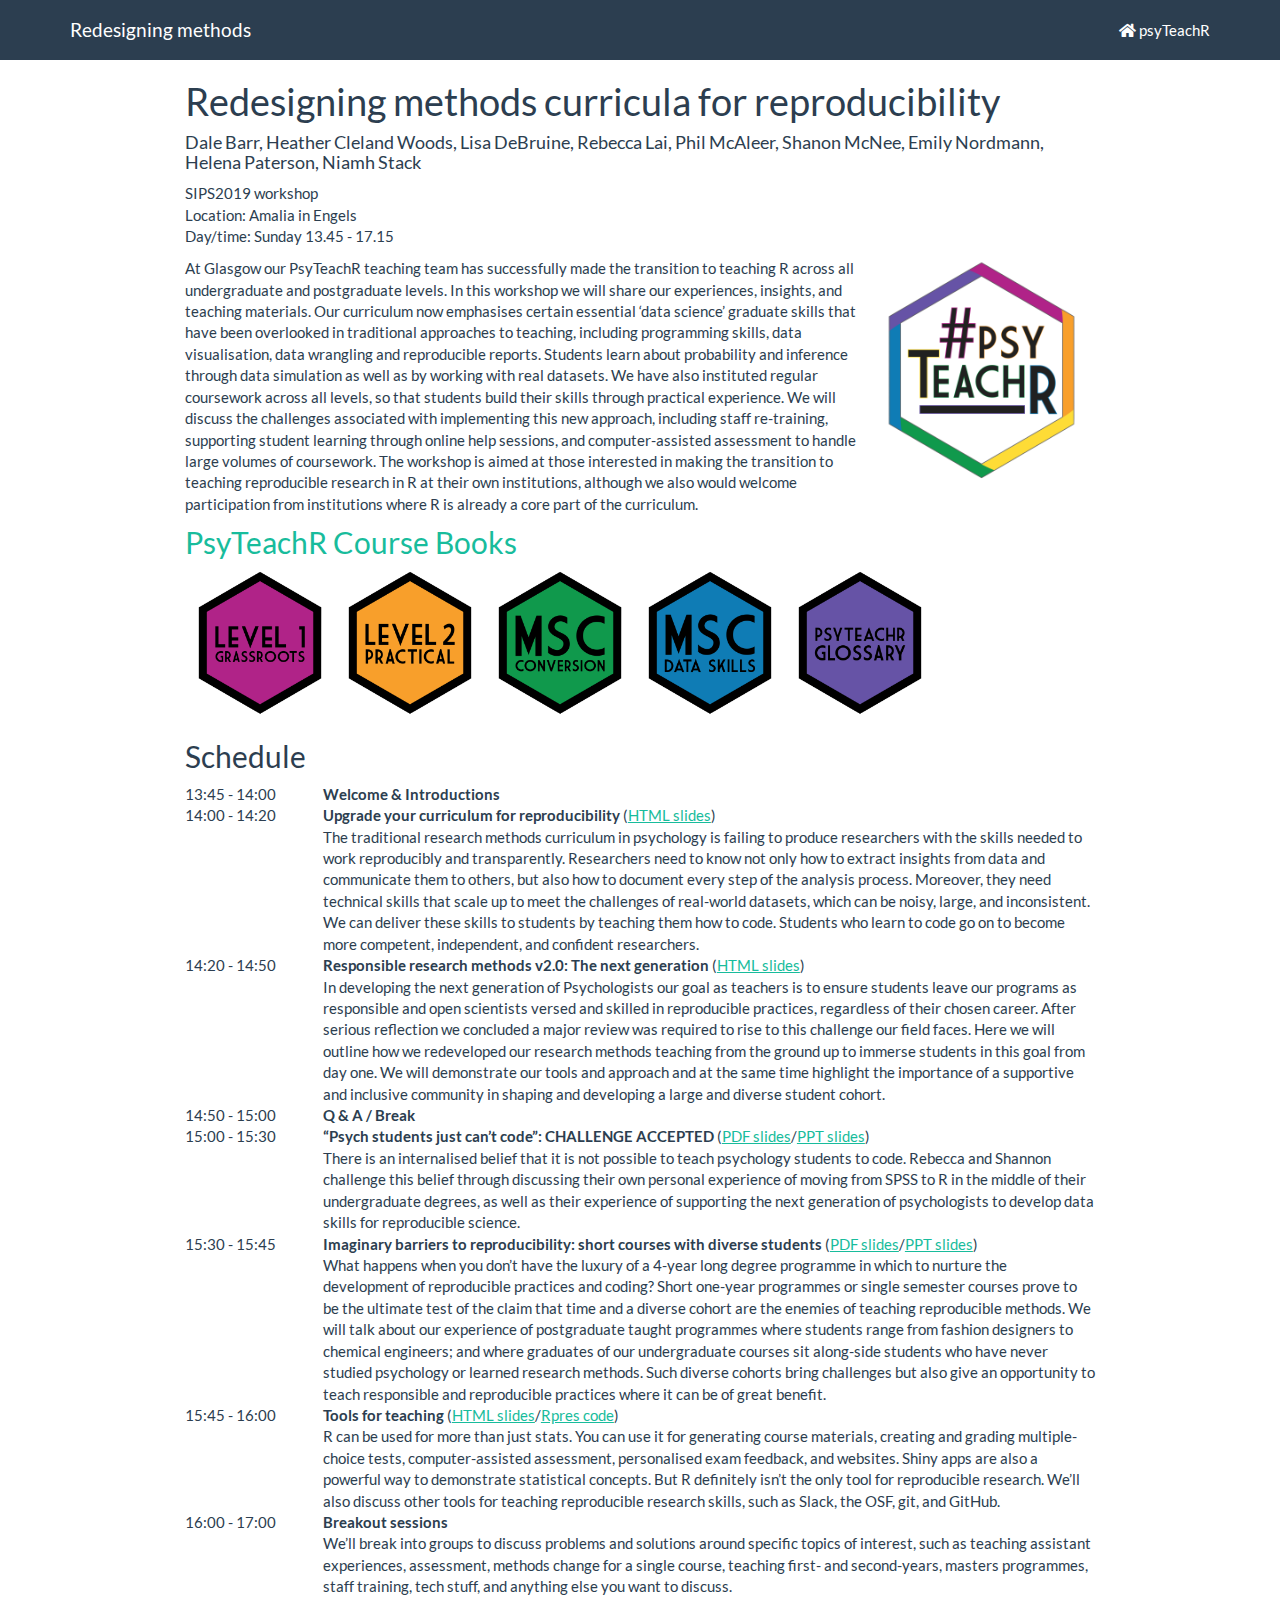
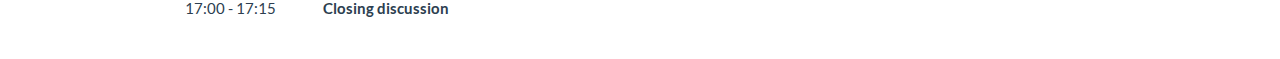
<file: docs/index.html>
<!DOCTYPE html>

<html xmlns="http://www.w3.org/1999/xhtml">

<head>

<meta charset="utf-8" />
<meta http-equiv="Content-Type" content="text/html; charset=utf-8" />
<meta name="generator" content="pandoc" />


<meta name="author" content="Dale Barr, Heather Cleland Woods, Lisa DeBruine, Rebecca Lai, Phil McAleer, Shanon McNee, Emily Nordmann, Helena Paterson, Niamh Stack" />


<title>Redesigning methods curricula for reproducibility</title>

<script src="site_libs/jquery-1.11.3/jquery.min.js"></script>
<meta name="viewport" content="width=device-width, initial-scale=1" />
<link href="site_libs/bootstrap-3.3.5/css/flatly.min.css" rel="stylesheet" />
<script src="site_libs/bootstrap-3.3.5/js/bootstrap.min.js"></script>
<script src="site_libs/bootstrap-3.3.5/shim/html5shiv.min.js"></script>
<script src="site_libs/bootstrap-3.3.5/shim/respond.min.js"></script>
<script src="site_libs/navigation-1.1/tabsets.js"></script>
<link href="site_libs/highlightjs-9.12.0/default.css" rel="stylesheet" />
<script src="site_libs/highlightjs-9.12.0/highlight.js"></script>
<link href="site_libs/font-awesome-5.1.0/css/all.css" rel="stylesheet" />
<link href="site_libs/font-awesome-5.1.0/css/v4-shims.css" rel="stylesheet" />

<style type="text/css">code{white-space: pre;}</style>
<style type="text/css">
  pre:not([class]) {
    background-color: white;
  }
</style>
<script type="text/javascript">
if (window.hljs) {
  hljs.configure({languages: []});
  hljs.initHighlightingOnLoad();
  if (document.readyState && document.readyState === "complete") {
    window.setTimeout(function() { hljs.initHighlighting(); }, 0);
  }
}
</script>



<style type="text/css">
h1 {
  font-size: 34px;
}
h1.title {
  font-size: 38px;
}
h2 {
  font-size: 30px;
}
h3 {
  font-size: 24px;
}
h4 {
  font-size: 18px;
}
h5 {
  font-size: 16px;
}
h6 {
  font-size: 12px;
}
.table th:not([align]) {
  text-align: left;
}
</style>

<link rel="stylesheet" href="style.css" type="text/css" />



<style type = "text/css">
.main-container {
  max-width: 940px;
  margin-left: auto;
  margin-right: auto;
}
code {
  color: inherit;
  background-color: rgba(0, 0, 0, 0.04);
}
img {
  max-width:100%;
  height: auto;
}
.tabbed-pane {
  padding-top: 12px;
}
.html-widget {
  margin-bottom: 20px;
}
button.code-folding-btn:focus {
  outline: none;
}
summary {
  display: list-item;
}
</style>


<style type="text/css">
/* padding for bootstrap navbar */
body {
  padding-top: 60px;
  padding-bottom: 40px;
}
/* offset scroll position for anchor links (for fixed navbar)  */
.section h1 {
  padding-top: 65px;
  margin-top: -65px;
}
.section h2 {
  padding-top: 65px;
  margin-top: -65px;
}
.section h3 {
  padding-top: 65px;
  margin-top: -65px;
}
.section h4 {
  padding-top: 65px;
  margin-top: -65px;
}
.section h5 {
  padding-top: 65px;
  margin-top: -65px;
}
.section h6 {
  padding-top: 65px;
  margin-top: -65px;
}
.dropdown-submenu {
  position: relative;
}
.dropdown-submenu>.dropdown-menu {
  top: 0;
  left: 100%;
  margin-top: -6px;
  margin-left: -1px;
  border-radius: 0 6px 6px 6px;
}
.dropdown-submenu:hover>.dropdown-menu {
  display: block;
}
.dropdown-submenu>a:after {
  display: block;
  content: " ";
  float: right;
  width: 0;
  height: 0;
  border-color: transparent;
  border-style: solid;
  border-width: 5px 0 5px 5px;
  border-left-color: #cccccc;
  margin-top: 5px;
  margin-right: -10px;
}
.dropdown-submenu:hover>a:after {
  border-left-color: #ffffff;
}
.dropdown-submenu.pull-left {
  float: none;
}
.dropdown-submenu.pull-left>.dropdown-menu {
  left: -100%;
  margin-left: 10px;
  border-radius: 6px 0 6px 6px;
}
</style>

<script>
// manage active state of menu based on current page
$(document).ready(function () {
  // active menu anchor
  href = window.location.pathname
  href = href.substr(href.lastIndexOf('/') + 1)
  if (href === "")
    href = "index.html";
  var menuAnchor = $('a[href="' + href + '"]');

  // mark it active
  menuAnchor.parent().addClass('active');

  // if it's got a parent navbar menu mark it active as well
  menuAnchor.closest('li.dropdown').addClass('active');
});
</script>

<!-- tabsets -->

<style type="text/css">
.tabset-dropdown > .nav-tabs {
  display: inline-table;
  max-height: 500px;
  min-height: 44px;
  overflow-y: auto;
  background: white;
  border: 1px solid #ddd;
  border-radius: 4px;
}

.tabset-dropdown > .nav-tabs > li.active:before {
  content: "";
  font-family: 'Glyphicons Halflings';
  display: inline-block;
  padding: 10px;
  border-right: 1px solid #ddd;
}

.tabset-dropdown > .nav-tabs.nav-tabs-open > li.active:before {
  content: "&#xe258;";
  border: none;
}

.tabset-dropdown > .nav-tabs.nav-tabs-open:before {
  content: "";
  font-family: 'Glyphicons Halflings';
  display: inline-block;
  padding: 10px;
  border-right: 1px solid #ddd;
}

.tabset-dropdown > .nav-tabs > li.active {
  display: block;
}

.tabset-dropdown > .nav-tabs > li > a,
.tabset-dropdown > .nav-tabs > li > a:focus,
.tabset-dropdown > .nav-tabs > li > a:hover {
  border: none;
  display: inline-block;
  border-radius: 4px;
}

.tabset-dropdown > .nav-tabs.nav-tabs-open > li {
  display: block;
  float: none;
}

.tabset-dropdown > .nav-tabs > li {
  display: none;
}
</style>

<script>
$(document).ready(function () {
  window.buildTabsets("TOC");
});

$(document).ready(function () {
  $('.tabset-dropdown > .nav-tabs > li').click(function () {
    $(this).parent().toggleClass('nav-tabs-open')
  });
});
</script>

<!-- code folding -->




</head>

<body>


<div class="container-fluid main-container">




<div class="navbar navbar-default  navbar-fixed-top" role="navigation">
  <div class="container">
    <div class="navbar-header">
      <button type="button" class="navbar-toggle collapsed" data-toggle="collapse" data-target="#navbar">
        <span class="icon-bar"></span>
        <span class="icon-bar"></span>
        <span class="icon-bar"></span>
      </button>
      <a class="navbar-brand" href="index.html">Redesigning methods</a>
    </div>
    <div id="navbar" class="navbar-collapse collapse">
      <ul class="nav navbar-nav">
        
      </ul>
      <ul class="nav navbar-nav navbar-right">
        <li>
  <a href="/">
    <span class="fa fa-home"></span>
     
    psyTeachR
  </a>
</li>
      </ul>
    </div><!--/.nav-collapse -->
  </div><!--/.container -->
</div><!--/.navbar -->

<div class="fluid-row" id="header">



<h1 class="title toc-ignore">Redesigning methods curricula for reproducibility</h1>
<h4 class="author">Dale Barr, Heather Cleland Woods, Lisa DeBruine, Rebecca Lai, Phil McAleer, Shanon McNee, Emily Nordmann, Helena Paterson, Niamh Stack</h4>

</div>


<p>SIPS2019 workshop<br />
Location: Amalia in Engels<br />
Day/time: Sunday 13.45 - 17.15</p>
<div style="max-width: 25%; float: right;">
<p><img src="images/psyTeachR-hex.png" /><!-- --></p>
</div>
<p>At Glasgow our PsyTeachR teaching team has successfully made the transition to teaching R across all undergraduate and postgraduate levels. In this workshop we will share our experiences, insights, and teaching materials. Our curriculum now emphasises certain essential ‘data science’ graduate skills that have been overlooked in traditional approaches to teaching, including programming skills, data visualisation, data wrangling and reproducible reports. Students learn about probability and inference through data simulation as well as by working with real datasets. We have also instituted regular coursework across all levels, so that students build their skills through practical experience. We will discuss the challenges associated with implementing this new approach, including staff re-training, supporting student learning through online help sessions, and computer-assisted assessment to handle large volumes of coursework. The workshop is aimed at those interested in making the transition to teaching reproducible research in R at their own institutions, although we also would welcome participation from institutions where R is already a core part of the curriculum.</p>
<div id="psyteachr-course-books" class="section level2">
<h2><a href="/books/">PsyTeachR Course Books</a></h2>
<style>
  .booklogo img { width: 150px; }
  .booklogo p { float: left; wifth: 150px; }
</style>
<div class="booklogo">
<p><a href="https://clelandwoods.github.io/ug1-practical/"><img src="images/L1.png" /></a></p>
<p><a href="https://philmcaleer.github.io/ug2-practical/"><img src="images/L2.png" /></a></p>
<p><a href="https://psyteachr.github.io/msc-conv-f2f/"><img src="images/msc_conv.png" /></a></p>
<p><a href="https://psyteachr.github.io/msc-data-skills/"><img src="images/msc_ds.png" /></a></p>
<p><a href="https://psyteachr.github.io/glossary/"><img src="images/glossary.png" /></a></p>
</div>
<p><br style="clear: both;"></p>
</div>
<div id="schedule" class="section level2">
<h2>Schedule</h2>
<table>
<colgroup>
<col width="15%" />
<col width="84%" />
</colgroup>
<tbody>
<tr class="odd">
<td align="left">13:45 - 14:00</td>
<td align="left"><strong>Welcome &amp; Introductions</strong></td>
</tr>
<tr class="even">
<td align="left">14:00 - 14:20</td>
<td align="left"><strong>Upgrade your curriculum for reproducibility</strong> (<a href="http://talklab.psy.gla.ac.uk/barr_sips_2019/">HTML slides</a>)</td>
</tr>
<tr class="odd">
<td align="left"></td>
<td align="left">The traditional research methods curriculum in psychology is failing to produce researchers with the skills needed to work reproducibly and transparently. Researchers need to know not only how to extract insights from data and communicate them to others, but also how to document every step of the analysis process. Moreover, they need technical skills that scale up to meet the challenges of real-world datasets, which can be noisy, large, and inconsistent. We can deliver these skills to students by teaching them how to code. Students who learn to code go on to become more competent, independent, and confident researchers.</td>
</tr>
<tr class="even">
<td align="left">14:20 - 14:50</td>
<td align="left"><strong>Responsible research methods v2.0: The next generation</strong> (<a href="presentations/prehonours.html">HTML slides</a>)</td>
</tr>
<tr class="odd">
<td align="left"></td>
<td align="left">In developing the next generation of Psychologists our goal as teachers is to ensure students leave our programs as responsible and open scientists versed and skilled in reproducible practices, regardless of their chosen career. After serious reflection we concluded a major review was required to rise to this challenge our field faces. Here we will outline how we redeveloped our research methods teaching from the ground up to immerse students in this goal from day one. We will demonstrate our tools and approach and at the same time highlight the importance of a supportive and inclusive community in shaping and developing a large and diverse student cohort.</td>
</tr>
<tr class="even">
<td align="left">14:50 - 15:00</td>
<td align="left"><strong>Q &amp; A / Break</strong></td>
</tr>
<tr class="odd">
<td align="left">15:00 - 15:30</td>
<td align="left"><strong>“Psych students just can’t code”: CHALLENGE ACCEPTED</strong> (<a href="presentations/students.pdf">PDF slides</a>/<a href="presentations/students.pptx">PPT slides</a>)</td>
</tr>
<tr class="even">
<td align="left"></td>
<td align="left">There is an internalised belief that it is not possible to teach psychology students to code. Rebecca and Shannon challenge this belief through discussing their own personal experience of moving from SPSS to R in the middle of their undergraduate degrees, as well as their experience of supporting the next generation of psychologists to develop data skills for reproducible science.</td>
</tr>
<tr class="odd">
<td align="left">15:30 - 15:45</td>
<td align="left"><strong>Imaginary barriers to reproducibility: short courses with diverse students</strong> (<a href="presentations/no_barriers.pdf">PDF slides</a>/<a href="presentations/no_barriers.pptx">PPT slides</a>)</td>
</tr>
<tr class="even">
<td align="left"></td>
<td align="left">What happens when you don’t have the luxury of a 4-year long degree programme in which to nurture the development of reproducible practices and coding? Short one-year programmes or single semester courses prove to be the ultimate test of the claim that time and a diverse cohort are the enemies of teaching reproducible methods. We will talk about our experience of postgraduate taught programmes where students range from fashion designers to chemical engineers; and where graduates of our undergraduate courses sit along-side students who have never studied psychology or learned research methods. Such diverse cohorts bring challenges but also give an opportunity to teach responsible and reproducible practices where it can be of great benefit.</td>
</tr>
<tr class="odd">
<td align="left">15:45 - 16:00</td>
<td align="left"><strong>Tools for teaching</strong> (<a href="presentations/tools.html">HTML slides</a>/<a href="https://github.com/PsyTeachR/sips2019/tree/master/presentations">Rpres code</a>)</td>
</tr>
<tr class="even">
<td align="left"></td>
<td align="left">R can be used for more than just stats. You can use it for generating course materials, creating and grading multiple-choice tests, computer-assisted assessment, personalised exam feedback, and websites. Shiny apps are also a powerful way to demonstrate statistical concepts. But R definitely isn’t the only tool for reproducible research. We’ll also discuss other tools for teaching reproducible research skills, such as Slack, the OSF, git, and GitHub.</td>
</tr>
<tr class="odd">
<td align="left">16:00 - 17:00</td>
<td align="left"><strong>Breakout sessions</strong></td>
</tr>
<tr class="even">
<td align="left"></td>
<td align="left">We’ll break into groups to discuss problems and solutions around specific topics of interest, such as teaching assistant experiences, assessment, methods change for a single course, teaching first- and second-years, masters programmes, staff training, tech stuff, and anything else you want to discuss.</td>
</tr>
<tr class="odd">
<td align="left">17:00 - 17:15</td>
<td align="left"><strong>Closing discussion</strong></td>
</tr>
</tbody>
</table>
</div>




</div>

<script>

// add bootstrap table styles to pandoc tables
function bootstrapStylePandocTables() {
  $('tr.header').parent('thead').parent('table').addClass('table table-condensed');
}
$(document).ready(function () {
  bootstrapStylePandocTables();
});


</script>

<!-- dynamically load mathjax for compatibility with self-contained -->
<script>
  (function () {
    var script = document.createElement("script");
    script.type = "text/javascript";
    script.src  = "https://mathjax.rstudio.com/latest/MathJax.js?config=TeX-AMS-MML_HTMLorMML";
    document.getElementsByTagName("head")[0].appendChild(script);
  })();
</script>

</body>
</html>
</file>
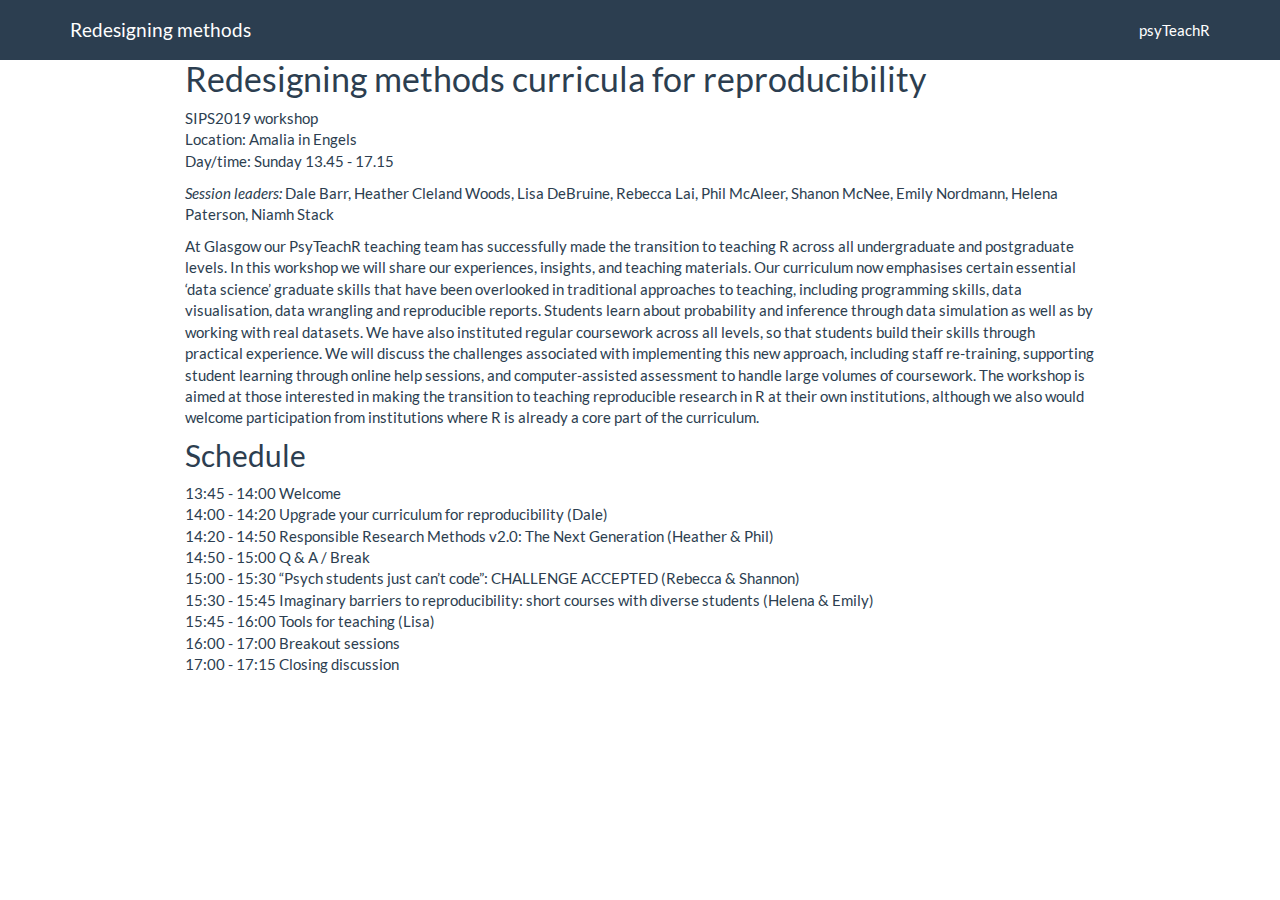
<file: docs/README.html>
<!DOCTYPE html>

<html xmlns="http://www.w3.org/1999/xhtml">

<head>

<meta charset="utf-8" />
<meta http-equiv="Content-Type" content="text/html; charset=utf-8" />
<meta name="generator" content="pandoc" />




<title>README.utf8.md</title>

<script src="site_libs/jquery-1.11.3/jquery.min.js"></script>
<meta name="viewport" content="width=device-width, initial-scale=1" />
<link href="site_libs/bootstrap-3.3.5/css/flatly.min.css" rel="stylesheet" />
<script src="site_libs/bootstrap-3.3.5/js/bootstrap.min.js"></script>
<script src="site_libs/bootstrap-3.3.5/shim/html5shiv.min.js"></script>
<script src="site_libs/bootstrap-3.3.5/shim/respond.min.js"></script>
<script src="site_libs/navigation-1.1/tabsets.js"></script>
<link href="site_libs/highlightjs-9.12.0/default.css" rel="stylesheet" />
<script src="site_libs/highlightjs-9.12.0/highlight.js"></script>

<style type="text/css">code{white-space: pre;}</style>
<style type="text/css">
  pre:not([class]) {
    background-color: white;
  }
</style>
<script type="text/javascript">
if (window.hljs) {
  hljs.configure({languages: []});
  hljs.initHighlightingOnLoad();
  if (document.readyState && document.readyState === "complete") {
    window.setTimeout(function() { hljs.initHighlighting(); }, 0);
  }
}
</script>



<style type="text/css">
h1 {
  font-size: 34px;
}
h1.title {
  font-size: 38px;
}
h2 {
  font-size: 30px;
}
h3 {
  font-size: 24px;
}
h4 {
  font-size: 18px;
}
h5 {
  font-size: 16px;
}
h6 {
  font-size: 12px;
}
.table th:not([align]) {
  text-align: left;
}
</style>

<link rel="stylesheet" href="style.css" type="text/css" />



<style type = "text/css">
.main-container {
  max-width: 940px;
  margin-left: auto;
  margin-right: auto;
}
code {
  color: inherit;
  background-color: rgba(0, 0, 0, 0.04);
}
img {
  max-width:100%;
  height: auto;
}
.tabbed-pane {
  padding-top: 12px;
}
.html-widget {
  margin-bottom: 20px;
}
button.code-folding-btn:focus {
  outline: none;
}
summary {
  display: list-item;
}
</style>


<style type="text/css">
/* padding for bootstrap navbar */
body {
  padding-top: 60px;
  padding-bottom: 40px;
}
/* offset scroll position for anchor links (for fixed navbar)  */
.section h1 {
  padding-top: 65px;
  margin-top: -65px;
}
.section h2 {
  padding-top: 65px;
  margin-top: -65px;
}
.section h3 {
  padding-top: 65px;
  margin-top: -65px;
}
.section h4 {
  padding-top: 65px;
  margin-top: -65px;
}
.section h5 {
  padding-top: 65px;
  margin-top: -65px;
}
.section h6 {
  padding-top: 65px;
  margin-top: -65px;
}
.dropdown-submenu {
  position: relative;
}
.dropdown-submenu>.dropdown-menu {
  top: 0;
  left: 100%;
  margin-top: -6px;
  margin-left: -1px;
  border-radius: 0 6px 6px 6px;
}
.dropdown-submenu:hover>.dropdown-menu {
  display: block;
}
.dropdown-submenu>a:after {
  display: block;
  content: " ";
  float: right;
  width: 0;
  height: 0;
  border-color: transparent;
  border-style: solid;
  border-width: 5px 0 5px 5px;
  border-left-color: #cccccc;
  margin-top: 5px;
  margin-right: -10px;
}
.dropdown-submenu:hover>a:after {
  border-left-color: #ffffff;
}
.dropdown-submenu.pull-left {
  float: none;
}
.dropdown-submenu.pull-left>.dropdown-menu {
  left: -100%;
  margin-left: 10px;
  border-radius: 6px 0 6px 6px;
}
</style>

<script>
// manage active state of menu based on current page
$(document).ready(function () {
  // active menu anchor
  href = window.location.pathname
  href = href.substr(href.lastIndexOf('/') + 1)
  if (href === "")
    href = "index.html";
  var menuAnchor = $('a[href="' + href + '"]');

  // mark it active
  menuAnchor.parent().addClass('active');

  // if it's got a parent navbar menu mark it active as well
  menuAnchor.closest('li.dropdown').addClass('active');
});
</script>

<!-- tabsets -->

<style type="text/css">
.tabset-dropdown > .nav-tabs {
  display: inline-table;
  max-height: 500px;
  min-height: 44px;
  overflow-y: auto;
  background: white;
  border: 1px solid #ddd;
  border-radius: 4px;
}

.tabset-dropdown > .nav-tabs > li.active:before {
  content: "";
  font-family: 'Glyphicons Halflings';
  display: inline-block;
  padding: 10px;
  border-right: 1px solid #ddd;
}

.tabset-dropdown > .nav-tabs.nav-tabs-open > li.active:before {
  content: "&#xe258;";
  border: none;
}

.tabset-dropdown > .nav-tabs.nav-tabs-open:before {
  content: "";
  font-family: 'Glyphicons Halflings';
  display: inline-block;
  padding: 10px;
  border-right: 1px solid #ddd;
}

.tabset-dropdown > .nav-tabs > li.active {
  display: block;
}

.tabset-dropdown > .nav-tabs > li > a,
.tabset-dropdown > .nav-tabs > li > a:focus,
.tabset-dropdown > .nav-tabs > li > a:hover {
  border: none;
  display: inline-block;
  border-radius: 4px;
}

.tabset-dropdown > .nav-tabs.nav-tabs-open > li {
  display: block;
  float: none;
}

.tabset-dropdown > .nav-tabs > li {
  display: none;
}
</style>

<script>
$(document).ready(function () {
  window.buildTabsets("TOC");
});

$(document).ready(function () {
  $('.tabset-dropdown > .nav-tabs > li').click(function () {
    $(this).parent().toggleClass('nav-tabs-open')
  });
});
</script>

<!-- code folding -->




</head>

<body>


<div class="container-fluid main-container">




<div class="navbar navbar-default  navbar-fixed-top" role="navigation">
  <div class="container">
    <div class="navbar-header">
      <button type="button" class="navbar-toggle collapsed" data-toggle="collapse" data-target="#navbar">
        <span class="icon-bar"></span>
        <span class="icon-bar"></span>
        <span class="icon-bar"></span>
      </button>
      <a class="navbar-brand" href="index.html">Redesigning methods</a>
    </div>
    <div id="navbar" class="navbar-collapse collapse">
      <ul class="nav navbar-nav">
        
      </ul>
      <ul class="nav navbar-nav navbar-right">
        <li>
  <a href="/">
    <span class="fa fa-home"></span>
     
    psyTeachR
  </a>
</li>
      </ul>
    </div><!--/.nav-collapse -->
  </div><!--/.container -->
</div><!--/.navbar -->

<div class="fluid-row" id="header">




</div>


<div id="redesigning-methods-curricula-for-reproducibility" class="section level1">
<h1>Redesigning methods curricula for reproducibility</h1>
<p>SIPS2019 workshop<br />
Location: Amalia in Engels<br />
Day/time: Sunday 13.45 - 17.15</p>
<p><em>Session leaders:</em> Dale Barr, Heather Cleland Woods, Lisa DeBruine, Rebecca Lai, Phil McAleer, Shanon McNee, Emily Nordmann, Helena Paterson, Niamh Stack</p>
<p>At Glasgow our PsyTeachR teaching team has successfully made the transition to teaching R across all undergraduate and postgraduate levels. In this workshop we will share our experiences, insights, and teaching materials. Our curriculum now emphasises certain essential ‘data science’ graduate skills that have been overlooked in traditional approaches to teaching, including programming skills, data visualisation, data wrangling and reproducible reports. Students learn about probability and inference through data simulation as well as by working with real datasets. We have also instituted regular coursework across all levels, so that students build their skills through practical experience. We will discuss the challenges associated with implementing this new approach, including staff re-training, supporting student learning through online help sessions, and computer-assisted assessment to handle large volumes of coursework. The workshop is aimed at those interested in making the transition to teaching reproducible research in R at their own institutions, although we also would welcome participation from institutions where R is already a core part of the curriculum.</p>
<div id="schedule" class="section level2">
<h2>Schedule</h2>
<p>13:45 - 14:00 Welcome<br />
14:00 - 14:20 Upgrade your curriculum for reproducibility (Dale)<br />
14:20 - 14:50 Responsible Research Methods v2.0: The Next Generation (Heather &amp; Phil)<br />
14:50 - 15:00 Q &amp; A / Break<br />
15:00 - 15:30 “Psych students just can’t code”: CHALLENGE ACCEPTED (Rebecca &amp; Shannon)<br />
15:30 - 15:45 Imaginary barriers to reproducibility: short courses with diverse students (Helena &amp; Emily)<br />
15:45 - 16:00 Tools for teaching (Lisa)<br />
16:00 - 17:00 Breakout sessions<br />
17:00 - 17:15 Closing discussion</p>
</div>
</div>




</div>

<script>

// add bootstrap table styles to pandoc tables
function bootstrapStylePandocTables() {
  $('tr.header').parent('thead').parent('table').addClass('table table-condensed');
}
$(document).ready(function () {
  bootstrapStylePandocTables();
});


</script>

<!-- dynamically load mathjax for compatibility with self-contained -->
<script>
  (function () {
    var script = document.createElement("script");
    script.type = "text/javascript";
    script.src  = "https://mathjax.rstudio.com/latest/MathJax.js?config=TeX-AMS-MML_HTMLorMML";
    document.getElementsByTagName("head")[0].appendChild(script);
  })();
</script>

</body>
</html>
</file>
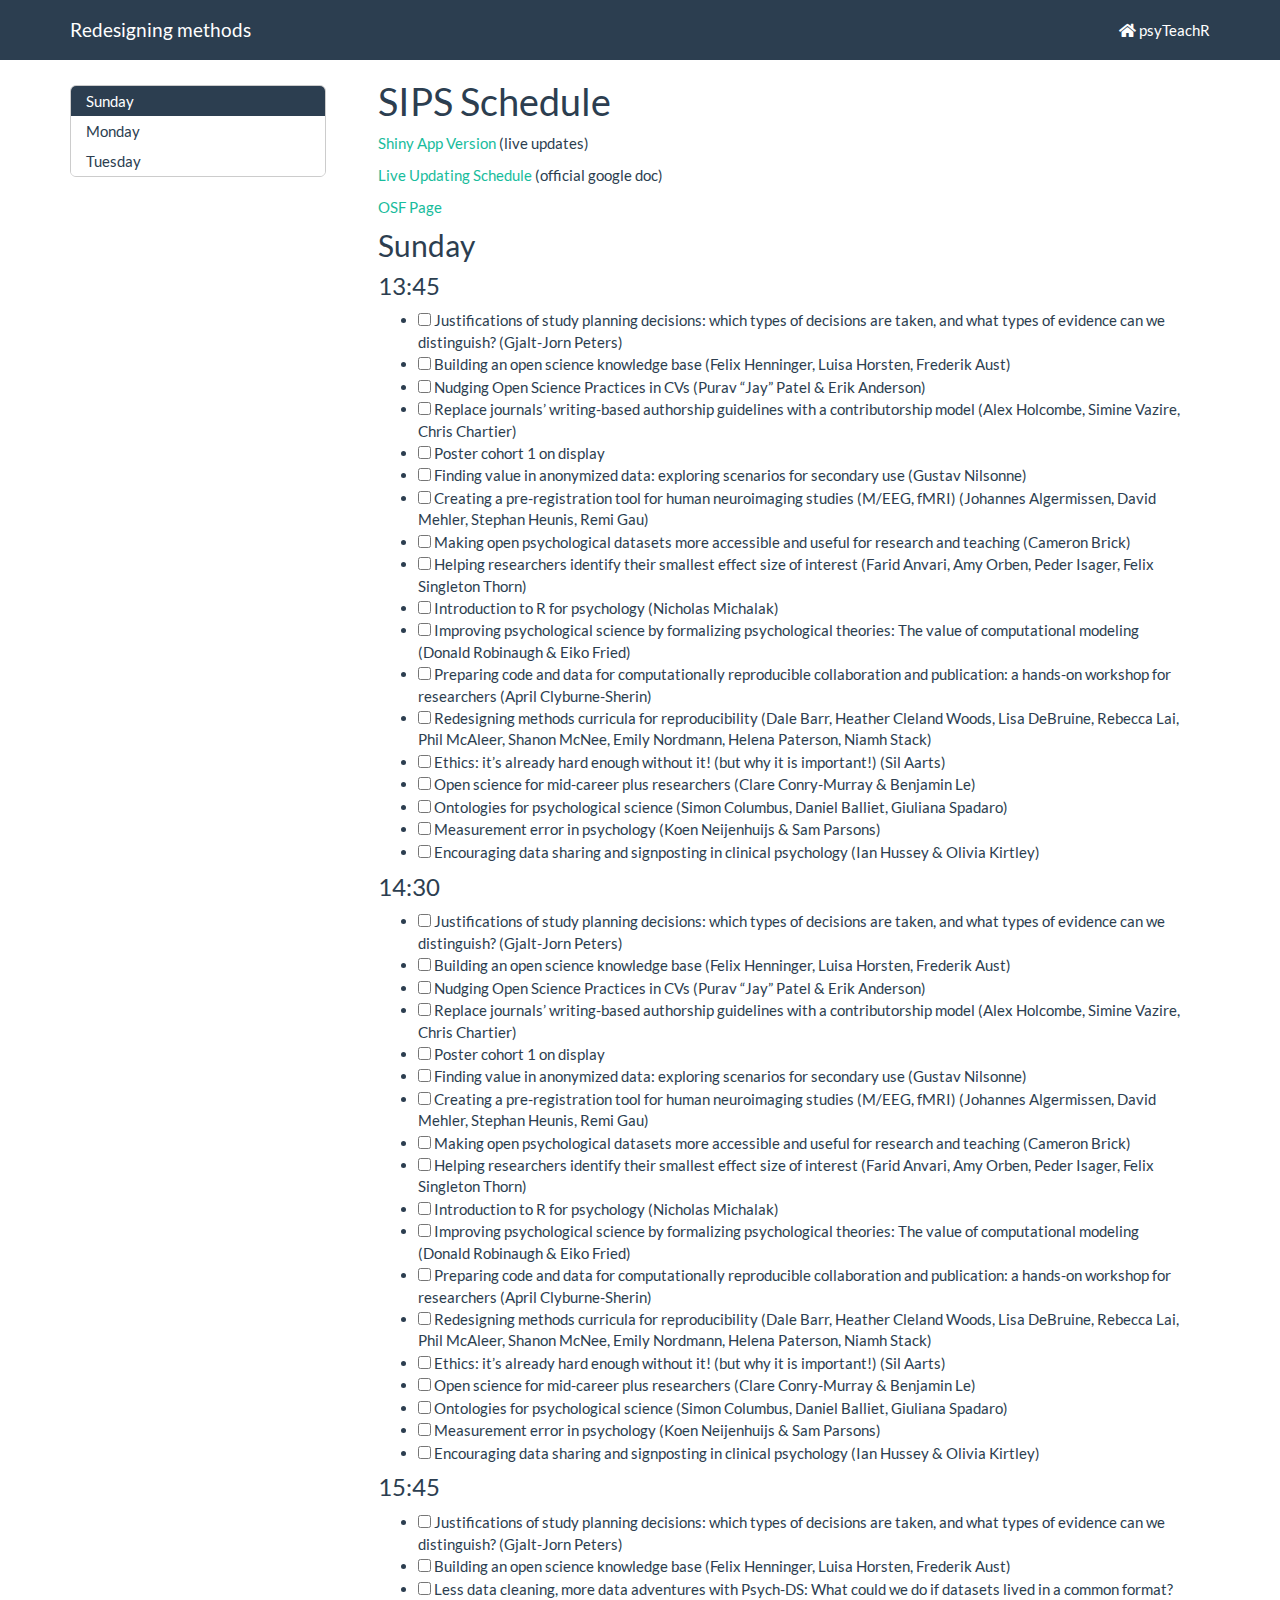
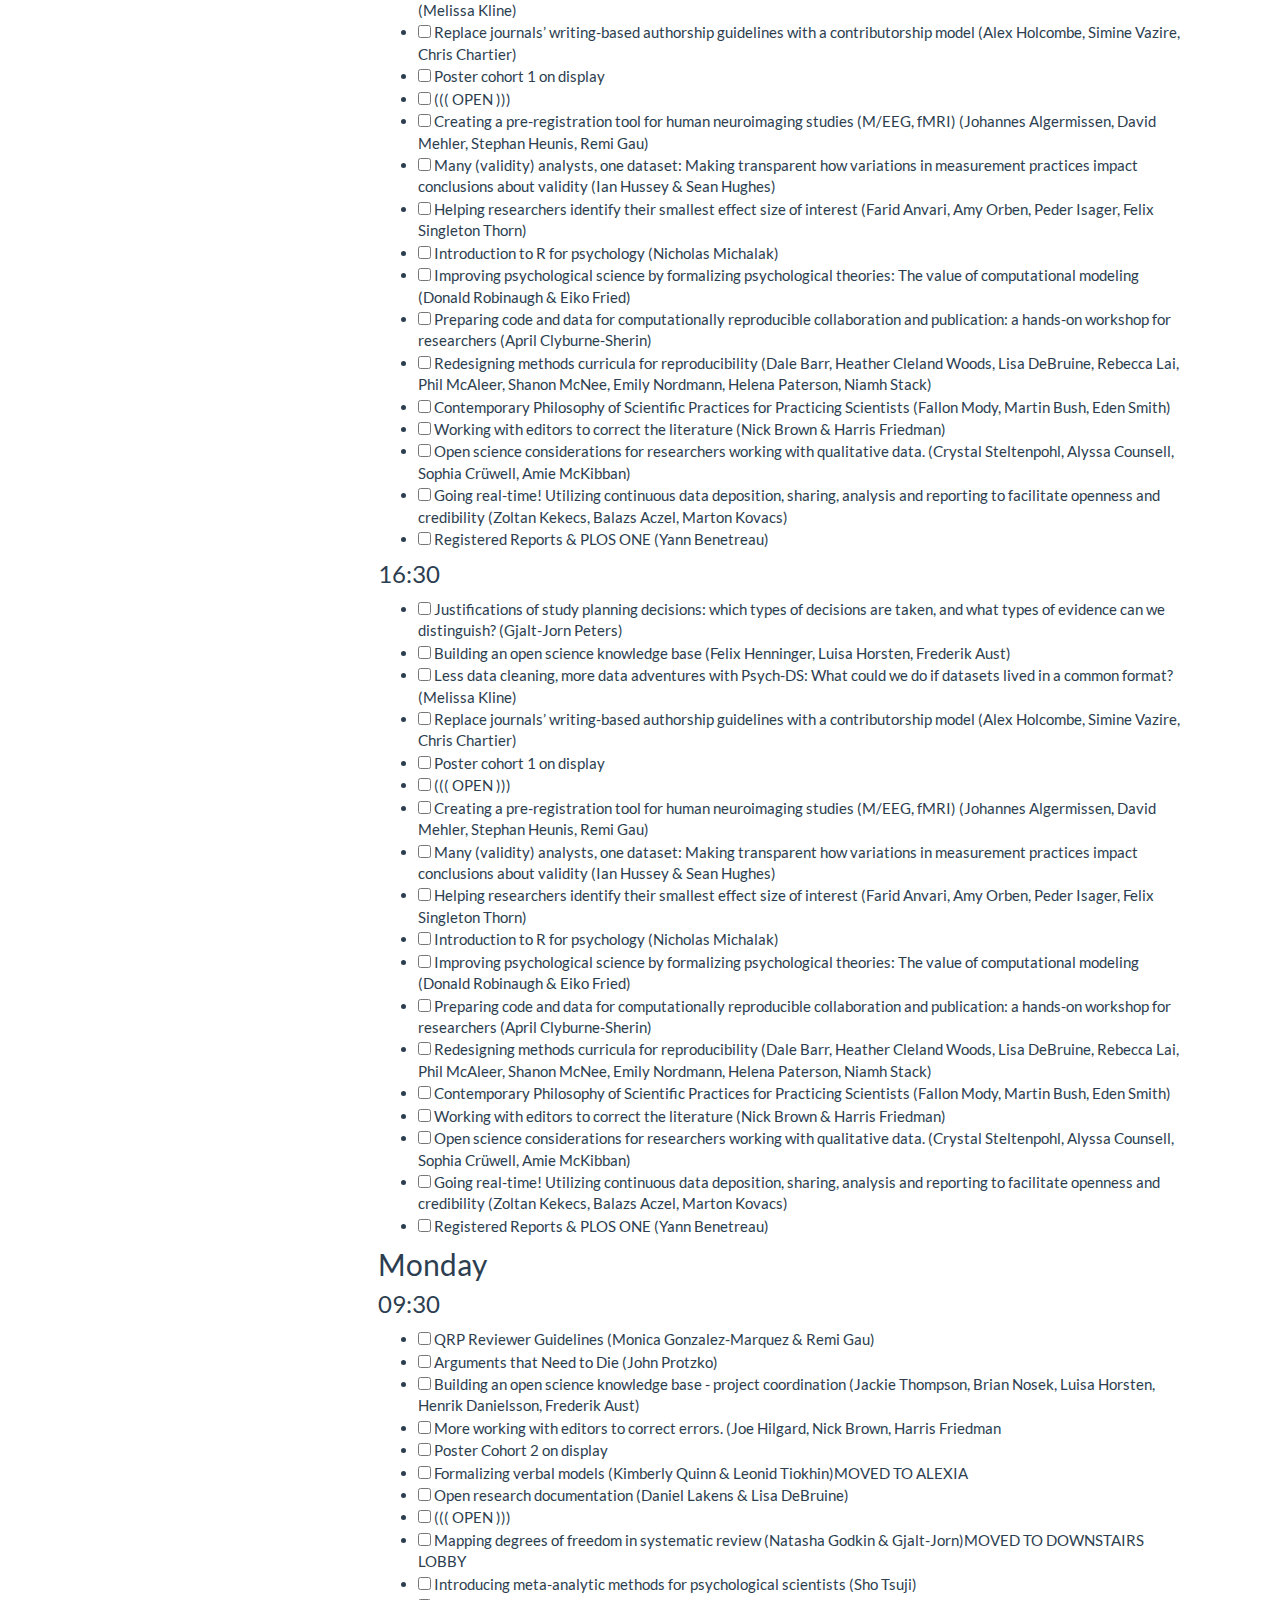
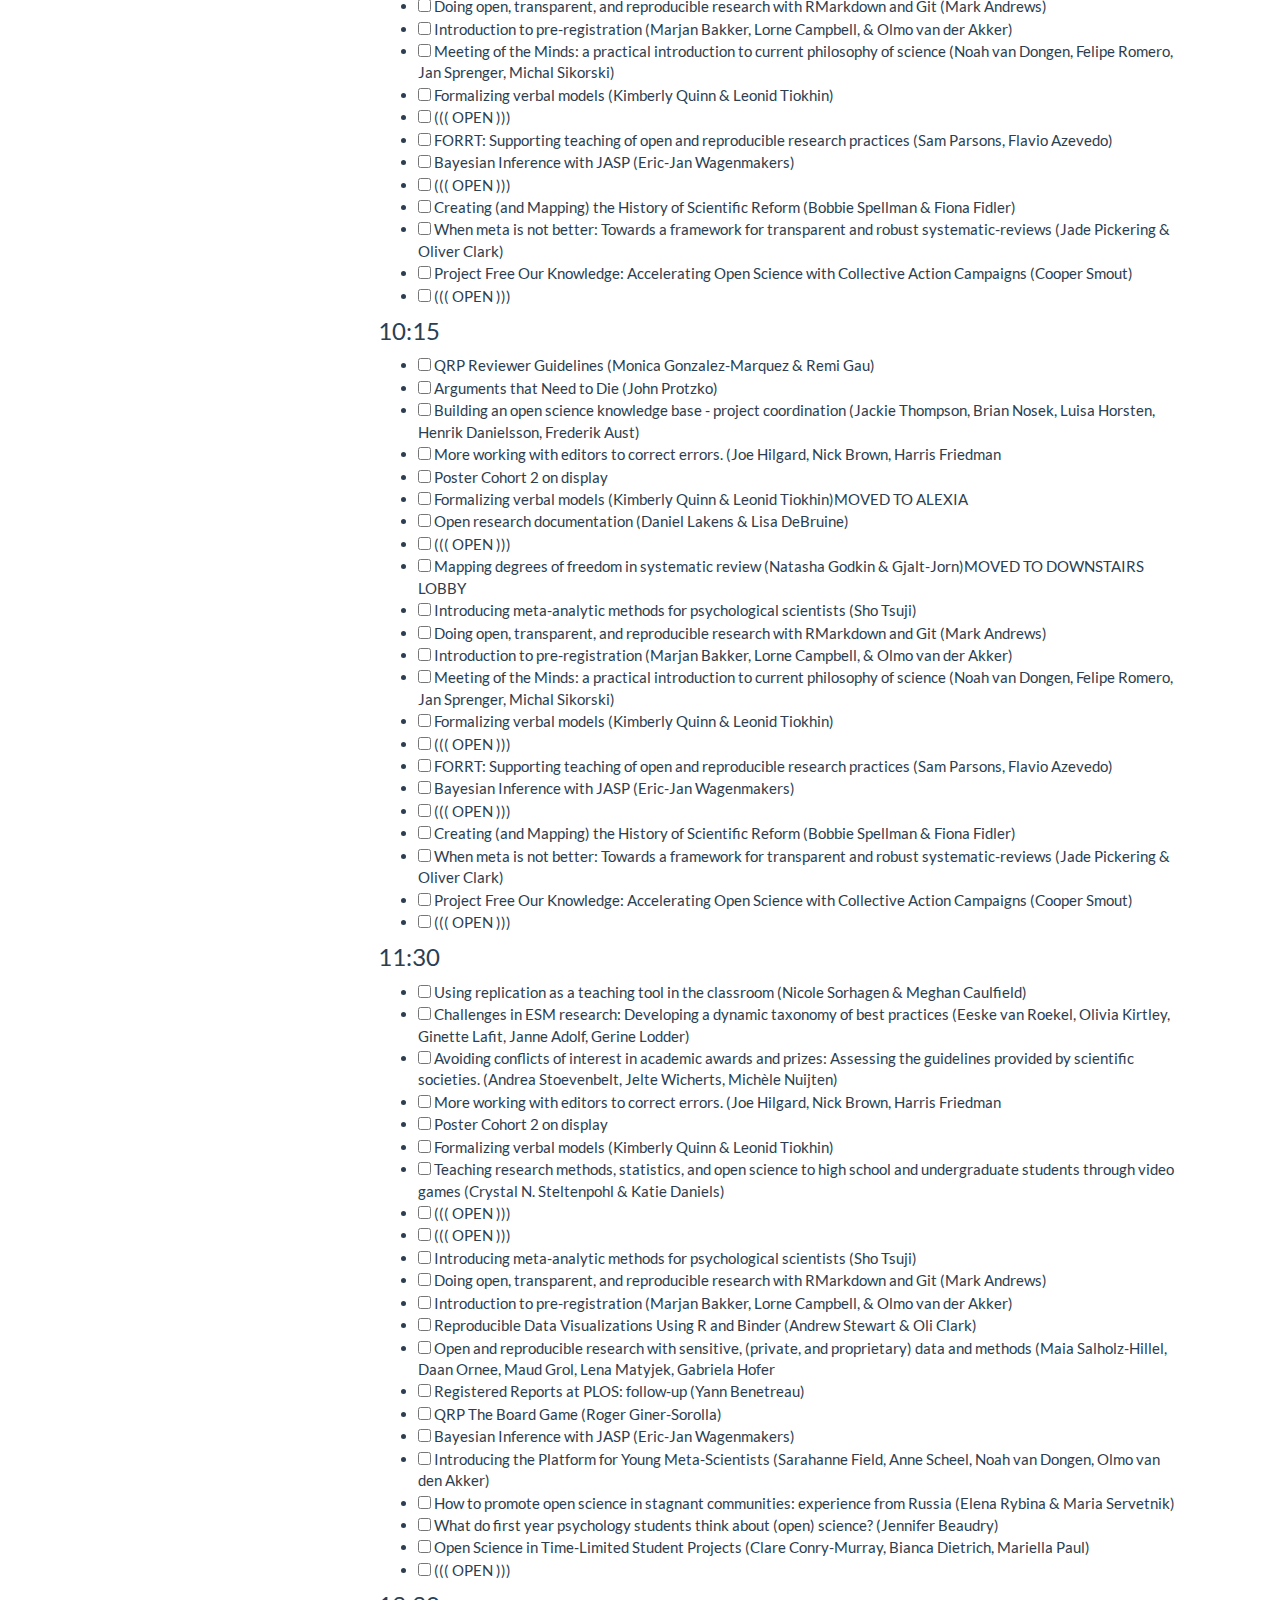
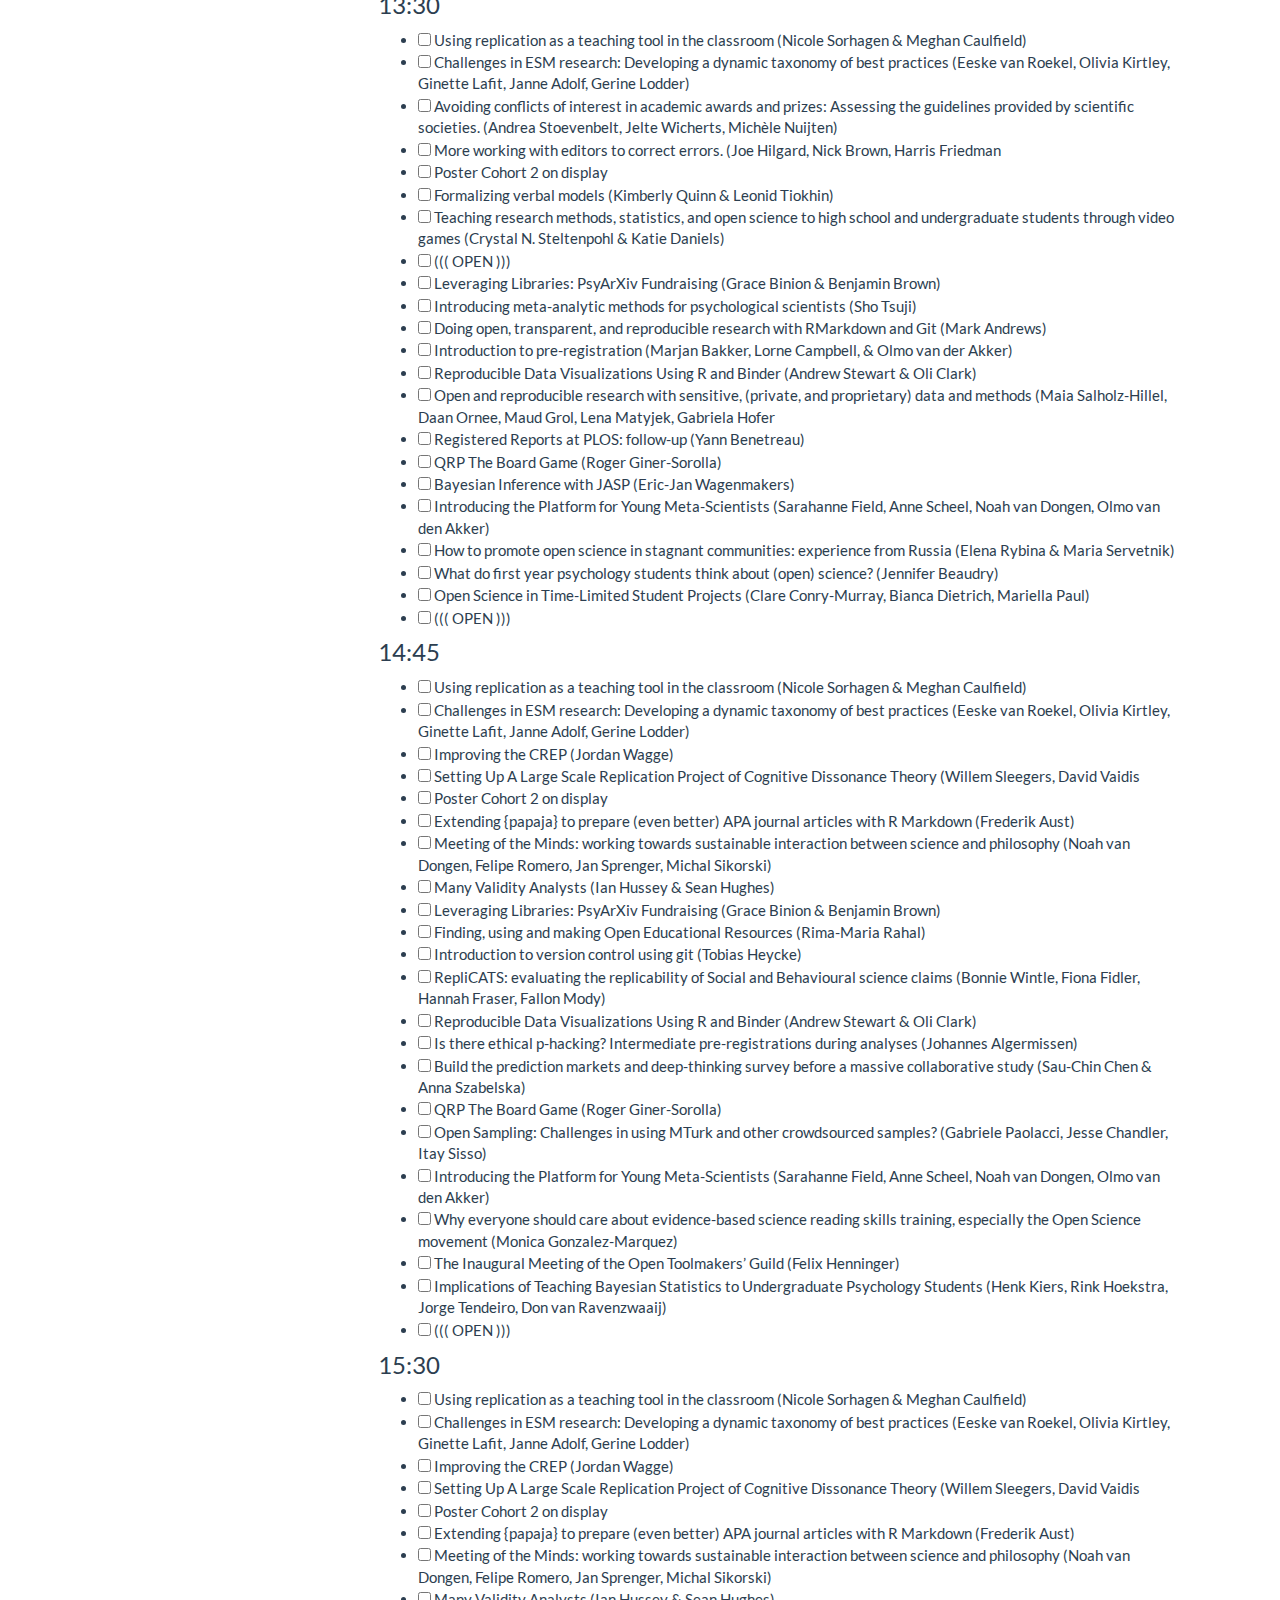
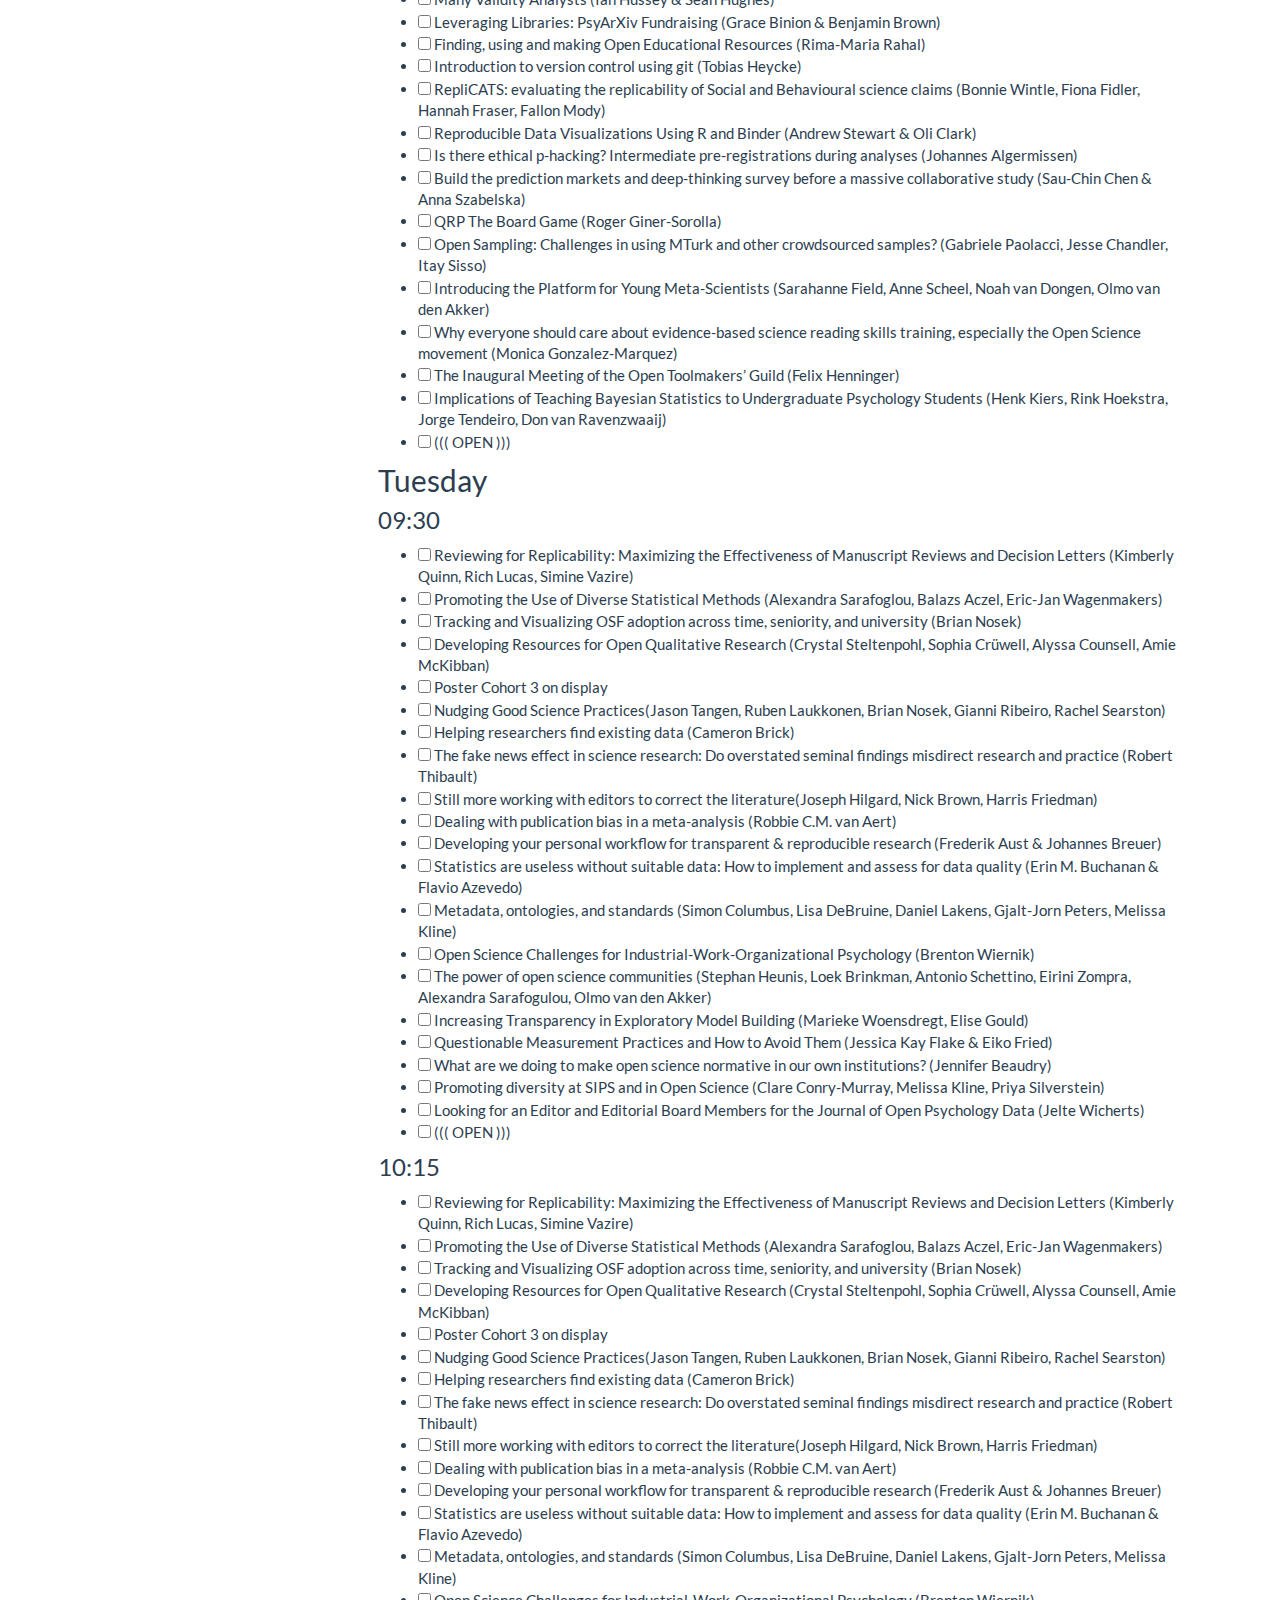
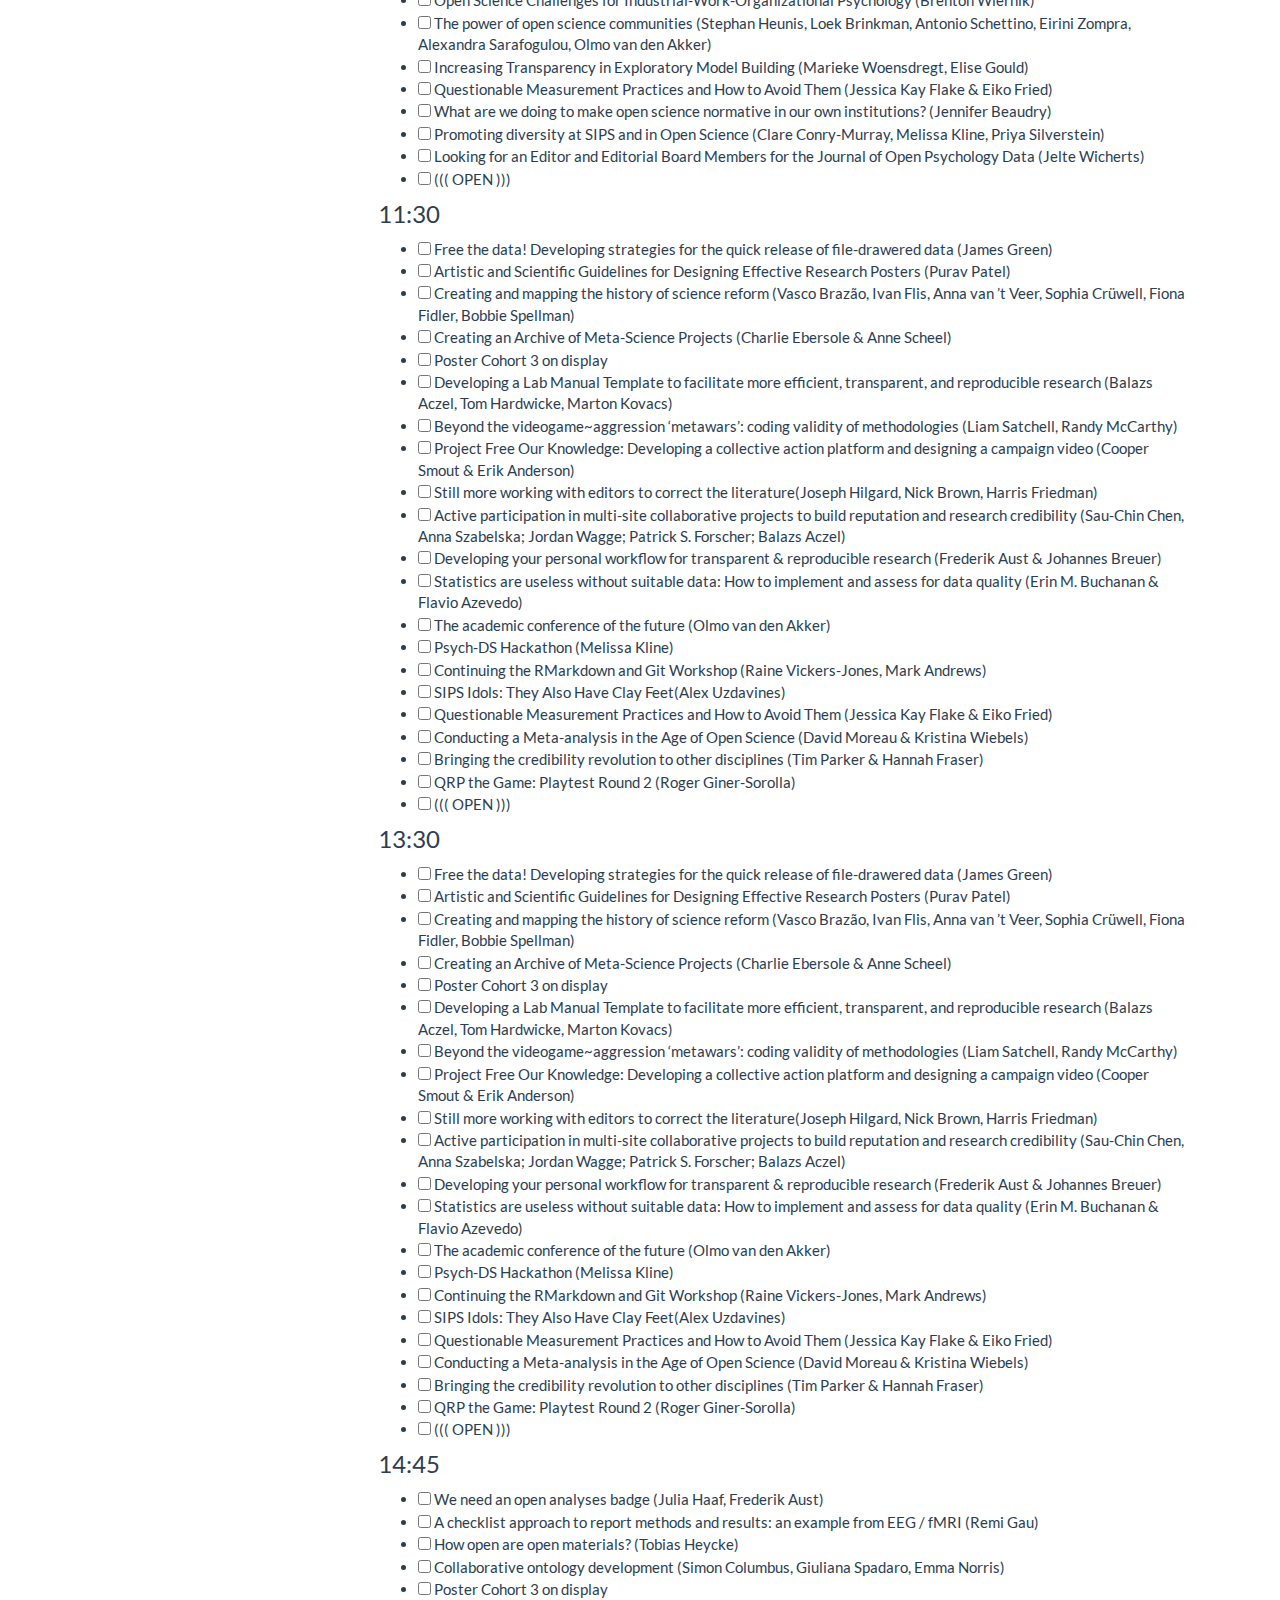
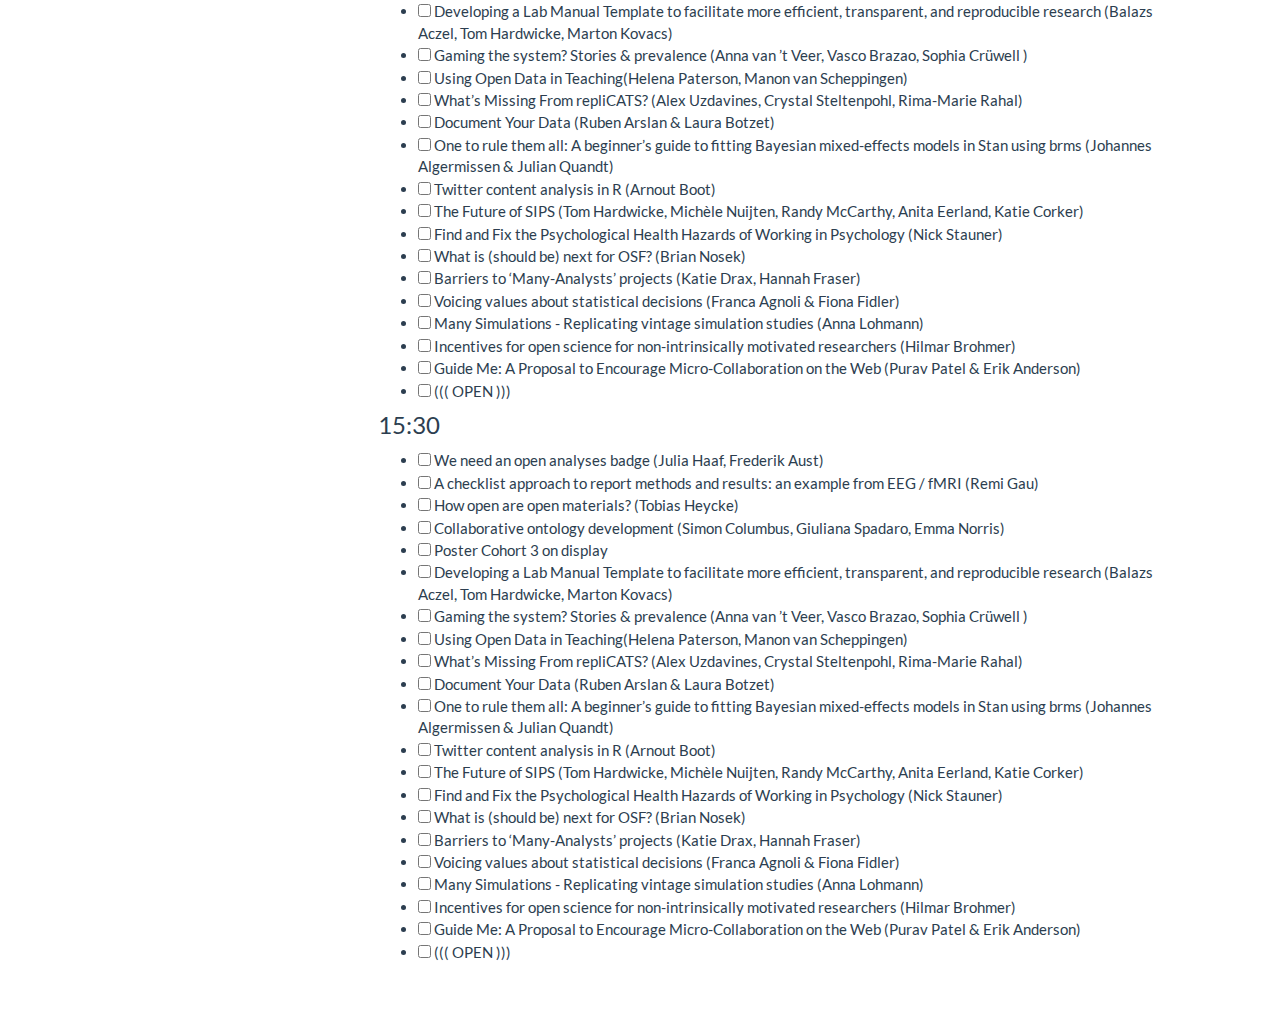
<file: docs/sips_schedule.html>
<!DOCTYPE html>

<html xmlns="http://www.w3.org/1999/xhtml">

<head>

<meta charset="utf-8" />
<meta http-equiv="Content-Type" content="text/html; charset=utf-8" />
<meta name="generator" content="pandoc" />




<title>SIPS Schedule</title>

<script src="site_libs/jquery-1.11.3/jquery.min.js"></script>
<meta name="viewport" content="width=device-width, initial-scale=1" />
<link href="site_libs/bootstrap-3.3.5/css/flatly.min.css" rel="stylesheet" />
<script src="site_libs/bootstrap-3.3.5/js/bootstrap.min.js"></script>
<script src="site_libs/bootstrap-3.3.5/shim/html5shiv.min.js"></script>
<script src="site_libs/bootstrap-3.3.5/shim/respond.min.js"></script>
<script src="site_libs/jqueryui-1.11.4/jquery-ui.min.js"></script>
<link href="site_libs/tocify-1.9.1/jquery.tocify.css" rel="stylesheet" />
<script src="site_libs/tocify-1.9.1/jquery.tocify.js"></script>
<script src="site_libs/navigation-1.1/tabsets.js"></script>
<link href="site_libs/highlightjs-9.12.0/default.css" rel="stylesheet" />
<script src="site_libs/highlightjs-9.12.0/highlight.js"></script>
<link href="site_libs/font-awesome-5.1.0/css/all.css" rel="stylesheet" />
<link href="site_libs/font-awesome-5.1.0/css/v4-shims.css" rel="stylesheet" />

<style type="text/css">code{white-space: pre;}</style>
<style type="text/css">
  pre:not([class]) {
    background-color: white;
  }
</style>
<script type="text/javascript">
if (window.hljs) {
  hljs.configure({languages: []});
  hljs.initHighlightingOnLoad();
  if (document.readyState && document.readyState === "complete") {
    window.setTimeout(function() { hljs.initHighlighting(); }, 0);
  }
}
</script>



<style type="text/css">
h1 {
  font-size: 34px;
}
h1.title {
  font-size: 38px;
}
h2 {
  font-size: 30px;
}
h3 {
  font-size: 24px;
}
h4 {
  font-size: 18px;
}
h5 {
  font-size: 16px;
}
h6 {
  font-size: 12px;
}
.table th:not([align]) {
  text-align: left;
}
</style>

<link rel="stylesheet" href="style.css" type="text/css" />



<style type = "text/css">
.main-container {
  max-width: 940px;
  margin-left: auto;
  margin-right: auto;
}
code {
  color: inherit;
  background-color: rgba(0, 0, 0, 0.04);
}
img {
  max-width:100%;
  height: auto;
}
.tabbed-pane {
  padding-top: 12px;
}
.html-widget {
  margin-bottom: 20px;
}
button.code-folding-btn:focus {
  outline: none;
}
summary {
  display: list-item;
}
</style>


<style type="text/css">
/* padding for bootstrap navbar */
body {
  padding-top: 60px;
  padding-bottom: 40px;
}
/* offset scroll position for anchor links (for fixed navbar)  */
.section h1 {
  padding-top: 65px;
  margin-top: -65px;
}
.section h2 {
  padding-top: 65px;
  margin-top: -65px;
}
.section h3 {
  padding-top: 65px;
  margin-top: -65px;
}
.section h4 {
  padding-top: 65px;
  margin-top: -65px;
}
.section h5 {
  padding-top: 65px;
  margin-top: -65px;
}
.section h6 {
  padding-top: 65px;
  margin-top: -65px;
}
.dropdown-submenu {
  position: relative;
}
.dropdown-submenu>.dropdown-menu {
  top: 0;
  left: 100%;
  margin-top: -6px;
  margin-left: -1px;
  border-radius: 0 6px 6px 6px;
}
.dropdown-submenu:hover>.dropdown-menu {
  display: block;
}
.dropdown-submenu>a:after {
  display: block;
  content: " ";
  float: right;
  width: 0;
  height: 0;
  border-color: transparent;
  border-style: solid;
  border-width: 5px 0 5px 5px;
  border-left-color: #cccccc;
  margin-top: 5px;
  margin-right: -10px;
}
.dropdown-submenu:hover>a:after {
  border-left-color: #ffffff;
}
.dropdown-submenu.pull-left {
  float: none;
}
.dropdown-submenu.pull-left>.dropdown-menu {
  left: -100%;
  margin-left: 10px;
  border-radius: 6px 0 6px 6px;
}
</style>

<script>
// manage active state of menu based on current page
$(document).ready(function () {
  // active menu anchor
  href = window.location.pathname
  href = href.substr(href.lastIndexOf('/') + 1)
  if (href === "")
    href = "index.html";
  var menuAnchor = $('a[href="' + href + '"]');

  // mark it active
  menuAnchor.parent().addClass('active');

  // if it's got a parent navbar menu mark it active as well
  menuAnchor.closest('li.dropdown').addClass('active');
});
</script>

<!-- tabsets -->

<style type="text/css">
.tabset-dropdown > .nav-tabs {
  display: inline-table;
  max-height: 500px;
  min-height: 44px;
  overflow-y: auto;
  background: white;
  border: 1px solid #ddd;
  border-radius: 4px;
}

.tabset-dropdown > .nav-tabs > li.active:before {
  content: "";
  font-family: 'Glyphicons Halflings';
  display: inline-block;
  padding: 10px;
  border-right: 1px solid #ddd;
}

.tabset-dropdown > .nav-tabs.nav-tabs-open > li.active:before {
  content: "&#xe258;";
  border: none;
}

.tabset-dropdown > .nav-tabs.nav-tabs-open:before {
  content: "";
  font-family: 'Glyphicons Halflings';
  display: inline-block;
  padding: 10px;
  border-right: 1px solid #ddd;
}

.tabset-dropdown > .nav-tabs > li.active {
  display: block;
}

.tabset-dropdown > .nav-tabs > li > a,
.tabset-dropdown > .nav-tabs > li > a:focus,
.tabset-dropdown > .nav-tabs > li > a:hover {
  border: none;
  display: inline-block;
  border-radius: 4px;
}

.tabset-dropdown > .nav-tabs.nav-tabs-open > li {
  display: block;
  float: none;
}

.tabset-dropdown > .nav-tabs > li {
  display: none;
}
</style>

<script>
$(document).ready(function () {
  window.buildTabsets("TOC");
});

$(document).ready(function () {
  $('.tabset-dropdown > .nav-tabs > li').click(function () {
    $(this).parent().toggleClass('nav-tabs-open')
  });
});
</script>

<!-- code folding -->



<script>
$(document).ready(function ()  {

    // move toc-ignore selectors from section div to header
    $('div.section.toc-ignore')
        .removeClass('toc-ignore')
        .children('h1,h2,h3,h4,h5').addClass('toc-ignore');

    // establish options
    var options = {
      selectors: "h1,h2,h3",
      theme: "bootstrap3",
      context: '.toc-content',
      hashGenerator: function (text) {
        return text.replace(/[.\\/?&!#<>]/g, '').replace(/\s/g, '_').toLowerCase();
      },
      ignoreSelector: ".toc-ignore",
      scrollTo: 0
    };
    options.showAndHide = true;
    options.smoothScroll = true;

    // tocify
    var toc = $("#TOC").tocify(options).data("toc-tocify");
});
</script>

<style type="text/css">

#TOC {
  margin: 25px 0px 20px 0px;
}
@media (max-width: 768px) {
#TOC {
  position: relative;
  width: 100%;
}
}


.toc-content {
  padding-left: 30px;
  padding-right: 40px;
}

div.main-container {
  max-width: 1200px;
}

div.tocify {
  width: 20%;
  max-width: 260px;
  max-height: 85%;
}

@media (min-width: 768px) and (max-width: 991px) {
  div.tocify {
    width: 25%;
  }
}

@media (max-width: 767px) {
  div.tocify {
    width: 100%;
    max-width: none;
  }
}

.tocify ul, .tocify li {
  line-height: 20px;
}

.tocify-subheader .tocify-item {
  font-size: 0.90em;
}

.tocify .list-group-item {
  border-radius: 0px;
}


</style>



</head>

<body>


<div class="container-fluid main-container">


<!-- setup 3col/9col grid for toc_float and main content  -->
<div class="row-fluid">
<div class="col-xs-12 col-sm-4 col-md-3">
<div id="TOC" class="tocify">
</div>
</div>

<div class="toc-content col-xs-12 col-sm-8 col-md-9">




<div class="navbar navbar-default  navbar-fixed-top" role="navigation">
  <div class="container">
    <div class="navbar-header">
      <button type="button" class="navbar-toggle collapsed" data-toggle="collapse" data-target="#navbar">
        <span class="icon-bar"></span>
        <span class="icon-bar"></span>
        <span class="icon-bar"></span>
      </button>
      <a class="navbar-brand" href="index.html">Redesigning methods</a>
    </div>
    <div id="navbar" class="navbar-collapse collapse">
      <ul class="nav navbar-nav">
        
      </ul>
      <ul class="nav navbar-nav navbar-right">
        <li>
  <a href="/">
    <span class="fa fa-home"></span>
     
    psyTeachR
  </a>
</li>
      </ul>
    </div><!--/.nav-collapse -->
  </div><!--/.container -->
</div><!--/.navbar -->

<div class="fluid-row" id="header">



<h1 class="title toc-ignore">SIPS Schedule</h1>

</div>


<p><a href="https://t.co/tYrAV2yJ5p?amp=1">Shiny App Version</a> (live updates)</p>
<p><a href="https://docs.google.com/spreadsheets/d/1G_SoWUquak6oD-b2L3L-XB7cF97UAGb8PPyVg3r0Lts/edit#gid=0">Live Updating Schedule</a> (official google doc)</p>
<p><a href="https://osf.io/ndzpt/">OSF Page</a></p>
<div id="sunday" class="section level2">
<h2>Sunday</h2>
<h3>
13:45
</h3>
<ul>
<li>
<input type='checkbox'> Justifications of study planning decisions: which types of decisions are taken, and what types of evidence can we distinguish? (Gjalt-Jorn Peters)
</li>
<li>
<input type='checkbox'> Building an open science knowledge base (Felix Henninger, Luisa Horsten, Frederik Aust)
</li>
<li>
<input type='checkbox'> Nudging Open Science Practices in CVs (Purav “Jay” Patel &amp; Erik Anderson)
</li>
<li>
<input type='checkbox'> Replace journals’ writing-based authorship guidelines with a contributorship model (Alex Holcombe, Simine Vazire, Chris Chartier)
</li>
<li>
<input type='checkbox'> Poster cohort 1 on display
</li>
<li>
<input type='checkbox'> Finding value in anonymized data: exploring scenarios for secondary use (Gustav Nilsonne)
</li>
<li>
<input type='checkbox'> Creating a pre-registration tool for human neuroimaging studies (M/EEG, fMRI) (Johannes Algermissen, David Mehler, Stephan Heunis, Remi Gau)
</li>
<li>
<input type='checkbox'> Making open psychological datasets more accessible and useful for research and teaching (Cameron Brick)
</li>
<li>
<input type='checkbox'> Helping researchers identify their smallest effect size of interest (Farid Anvari, Amy Orben, Peder Isager, Felix Singleton Thorn)
</li>
<li>
<input type='checkbox'> Introduction to R for psychology (Nicholas Michalak)
</li>
<li>
<input type='checkbox'> Improving psychological science by formalizing psychological theories: The value of computational modeling (Donald Robinaugh &amp; Eiko Fried)
</li>
<li>
<input type='checkbox'> Preparing code and data for computationally reproducible collaboration and publication: a hands-on workshop for researchers (April Clyburne-Sherin)
</li>
<li>
<input type='checkbox'> Redesigning methods curricula for reproducibility (Dale Barr, Heather Cleland Woods, Lisa DeBruine, Rebecca Lai, Phil McAleer, Shanon McNee, Emily Nordmann, Helena Paterson, Niamh Stack)
</li>
<li>
<input type='checkbox'> Ethics: it’s already hard enough without it! (but why it is important!) (Sil Aarts)
</li>
<li>
<input type='checkbox'> Open science for mid-career plus researchers (Clare Conry-Murray &amp; Benjamin Le)
</li>
<li>
<input type='checkbox'> Ontologies for psychological science (Simon Columbus, Daniel Balliet, Giuliana Spadaro)
</li>
<li>
<input type='checkbox'> Measurement error in psychology (Koen Neijenhuijs &amp; Sam Parsons)
</li>
<li>
<input type='checkbox'> Encouraging data sharing and signposting in clinical psychology (Ian Hussey &amp; Olivia Kirtley)
</li>
</ul>
<h3>
14:30
</h3>
<ul>
<li>
<input type='checkbox'> Justifications of study planning decisions: which types of decisions are taken, and what types of evidence can we distinguish? (Gjalt-Jorn Peters)
</li>
<li>
<input type='checkbox'> Building an open science knowledge base (Felix Henninger, Luisa Horsten, Frederik Aust)
</li>
<li>
<input type='checkbox'> Nudging Open Science Practices in CVs (Purav “Jay” Patel &amp; Erik Anderson)
</li>
<li>
<input type='checkbox'> Replace journals’ writing-based authorship guidelines with a contributorship model (Alex Holcombe, Simine Vazire, Chris Chartier)
</li>
<li>
<input type='checkbox'> Poster cohort 1 on display
</li>
<li>
<input type='checkbox'> Finding value in anonymized data: exploring scenarios for secondary use (Gustav Nilsonne)
</li>
<li>
<input type='checkbox'> Creating a pre-registration tool for human neuroimaging studies (M/EEG, fMRI) (Johannes Algermissen, David Mehler, Stephan Heunis, Remi Gau)
</li>
<li>
<input type='checkbox'> Making open psychological datasets more accessible and useful for research and teaching (Cameron Brick)
</li>
<li>
<input type='checkbox'> Helping researchers identify their smallest effect size of interest (Farid Anvari, Amy Orben, Peder Isager, Felix Singleton Thorn)
</li>
<li>
<input type='checkbox'> Introduction to R for psychology (Nicholas Michalak)
</li>
<li>
<input type='checkbox'> Improving psychological science by formalizing psychological theories: The value of computational modeling (Donald Robinaugh &amp; Eiko Fried)
</li>
<li>
<input type='checkbox'> Preparing code and data for computationally reproducible collaboration and publication: a hands-on workshop for researchers (April Clyburne-Sherin)
</li>
<li>
<input type='checkbox'> Redesigning methods curricula for reproducibility (Dale Barr, Heather Cleland Woods, Lisa DeBruine, Rebecca Lai, Phil McAleer, Shanon McNee, Emily Nordmann, Helena Paterson, Niamh Stack)
</li>
<li>
<input type='checkbox'> Ethics: it’s already hard enough without it! (but why it is important!) (Sil Aarts)
</li>
<li>
<input type='checkbox'> Open science for mid-career plus researchers (Clare Conry-Murray &amp; Benjamin Le)
</li>
<li>
<input type='checkbox'> Ontologies for psychological science (Simon Columbus, Daniel Balliet, Giuliana Spadaro)
</li>
<li>
<input type='checkbox'> Measurement error in psychology (Koen Neijenhuijs &amp; Sam Parsons)
</li>
<li>
<input type='checkbox'> Encouraging data sharing and signposting in clinical psychology (Ian Hussey &amp; Olivia Kirtley)
</li>
</ul>
<h3>
15:45
</h3>
<ul>
<li>
<input type='checkbox'> Justifications of study planning decisions: which types of decisions are taken, and what types of evidence can we distinguish? (Gjalt-Jorn Peters)
</li>
<li>
<input type='checkbox'> Building an open science knowledge base (Felix Henninger, Luisa Horsten, Frederik Aust)
</li>
<li>
<input type='checkbox'> Less data cleaning, more data adventures with Psych-DS: What could we do if datasets lived in a common format? (Melissa Kline)
</li>
<li>
<input type='checkbox'> Replace journals’ writing-based authorship guidelines with a contributorship model (Alex Holcombe, Simine Vazire, Chris Chartier)
</li>
<li>
<input type='checkbox'> Poster cohort 1 on display
</li>
<li>
<input type='checkbox'> ((( OPEN )))
</li>
<li>
<input type='checkbox'> Creating a pre-registration tool for human neuroimaging studies (M/EEG, fMRI) (Johannes Algermissen, David Mehler, Stephan Heunis, Remi Gau)
</li>
<li>
<input type='checkbox'> Many (validity) analysts, one dataset: Making transparent how variations in measurement practices impact conclusions about validity (Ian Hussey &amp; Sean Hughes)
</li>
<li>
<input type='checkbox'> Helping researchers identify their smallest effect size of interest (Farid Anvari, Amy Orben, Peder Isager, Felix Singleton Thorn)
</li>
<li>
<input type='checkbox'> Introduction to R for psychology (Nicholas Michalak)
</li>
<li>
<input type='checkbox'> Improving psychological science by formalizing psychological theories: The value of computational modeling (Donald Robinaugh &amp; Eiko Fried)
</li>
<li>
<input type='checkbox'> Preparing code and data for computationally reproducible collaboration and publication: a hands-on workshop for researchers (April Clyburne-Sherin)
</li>
<li>
<input type='checkbox'> Redesigning methods curricula for reproducibility (Dale Barr, Heather Cleland Woods, Lisa DeBruine, Rebecca Lai, Phil McAleer, Shanon McNee, Emily Nordmann, Helena Paterson, Niamh Stack)
</li>
<li>
<input type='checkbox'> Contemporary Philosophy of Scientific Practices for Practicing Scientists (Fallon Mody, Martin Bush, Eden Smith)
</li>
<li>
<input type='checkbox'> Working with editors to correct the literature (Nick Brown &amp; Harris Friedman)
</li>
<li>
<input type='checkbox'> Open science considerations for researchers working with qualitative data. (Crystal Steltenpohl, Alyssa Counsell, Sophia Crüwell, Amie McKibban)
</li>
<li>
<input type='checkbox'> Going real-time! Utilizing continuous data deposition, sharing, analysis and reporting to facilitate openness and credibility (Zoltan Kekecs, Balazs Aczel, Marton Kovacs)
</li>
<li>
<input type='checkbox'> Registered Reports &amp; PLOS ONE (Yann Benetreau)
</li>
</ul>
<h3>
16:30
</h3>
<ul>
<li>
<input type='checkbox'> Justifications of study planning decisions: which types of decisions are taken, and what types of evidence can we distinguish? (Gjalt-Jorn Peters)
</li>
<li>
<input type='checkbox'> Building an open science knowledge base (Felix Henninger, Luisa Horsten, Frederik Aust)
</li>
<li>
<input type='checkbox'> Less data cleaning, more data adventures with Psych-DS: What could we do if datasets lived in a common format? (Melissa Kline)
</li>
<li>
<input type='checkbox'> Replace journals’ writing-based authorship guidelines with a contributorship model (Alex Holcombe, Simine Vazire, Chris Chartier)
</li>
<li>
<input type='checkbox'> Poster cohort 1 on display
</li>
<li>
<input type='checkbox'> ((( OPEN )))
</li>
<li>
<input type='checkbox'> Creating a pre-registration tool for human neuroimaging studies (M/EEG, fMRI) (Johannes Algermissen, David Mehler, Stephan Heunis, Remi Gau)
</li>
<li>
<input type='checkbox'> Many (validity) analysts, one dataset: Making transparent how variations in measurement practices impact conclusions about validity (Ian Hussey &amp; Sean Hughes)
</li>
<li>
<input type='checkbox'> Helping researchers identify their smallest effect size of interest (Farid Anvari, Amy Orben, Peder Isager, Felix Singleton Thorn)
</li>
<li>
<input type='checkbox'> Introduction to R for psychology (Nicholas Michalak)
</li>
<li>
<input type='checkbox'> Improving psychological science by formalizing psychological theories: The value of computational modeling (Donald Robinaugh &amp; Eiko Fried)
</li>
<li>
<input type='checkbox'> Preparing code and data for computationally reproducible collaboration and publication: a hands-on workshop for researchers (April Clyburne-Sherin)
</li>
<li>
<input type='checkbox'> Redesigning methods curricula for reproducibility (Dale Barr, Heather Cleland Woods, Lisa DeBruine, Rebecca Lai, Phil McAleer, Shanon McNee, Emily Nordmann, Helena Paterson, Niamh Stack)
</li>
<li>
<input type='checkbox'> Contemporary Philosophy of Scientific Practices for Practicing Scientists (Fallon Mody, Martin Bush, Eden Smith)
</li>
<li>
<input type='checkbox'> Working with editors to correct the literature (Nick Brown &amp; Harris Friedman)
</li>
<li>
<input type='checkbox'> Open science considerations for researchers working with qualitative data. (Crystal Steltenpohl, Alyssa Counsell, Sophia Crüwell, Amie McKibban)
</li>
<li>
<input type='checkbox'> Going real-time! Utilizing continuous data deposition, sharing, analysis and reporting to facilitate openness and credibility (Zoltan Kekecs, Balazs Aczel, Marton Kovacs)
</li>
<li>
<input type='checkbox'> Registered Reports &amp; PLOS ONE (Yann Benetreau)
</li>
</ul>
</div>
<div id="monday" class="section level2">
<h2>Monday</h2>
<h3>
09:30
</h3>
<ul>
<li>
<input type='checkbox'> QRP Reviewer Guidelines (Monica Gonzalez-Marquez &amp; Remi Gau)
</li>
<li>
<input type='checkbox'> Arguments that Need to Die (John Protzko)
</li>
<li>
<input type='checkbox'> Building an open science knowledge base - project coordination (Jackie Thompson, Brian Nosek, Luisa Horsten, Henrik Danielsson, Frederik Aust)
</li>
<li>
<input type='checkbox'> More working with editors to correct errors. (Joe Hilgard, Nick Brown, Harris Friedman
</li>
<li>
<input type='checkbox'> Poster Cohort 2 on display
</li>
<li>
<input type='checkbox'> Formalizing verbal models (Kimberly Quinn &amp; Leonid Tiokhin)MOVED TO ALEXIA
</li>
<li>
<input type='checkbox'> Open research documentation (Daniel Lakens &amp; Lisa DeBruine)
</li>
<li>
<input type='checkbox'> ((( OPEN )))
</li>
<li>
<input type='checkbox'> Mapping degrees of freedom in systematic review (Natasha Godkin &amp; Gjalt-Jorn)MOVED TO DOWNSTAIRS LOBBY
</li>
<li>
<input type='checkbox'> Introducing meta-analytic methods for psychological scientists (Sho Tsuji)
</li>
<li>
<input type='checkbox'> Doing open, transparent, and reproducible research with RMarkdown and Git (Mark Andrews)
</li>
<li>
<input type='checkbox'> Introduction to pre-registration (Marjan Bakker, Lorne Campbell, &amp; Olmo van der Akker)
</li>
<li>
<input type='checkbox'> Meeting of the Minds: a practical introduction to current philosophy of science (Noah van Dongen, Felipe Romero, Jan Sprenger, Michal Sikorski)
</li>
<li>
<input type='checkbox'> Formalizing verbal models (Kimberly Quinn &amp; Leonid Tiokhin)
</li>
<li>
<input type='checkbox'> ((( OPEN )))
</li>
<li>
<input type='checkbox'> FORRT: Supporting teaching of open and reproducible research practices (Sam Parsons, Flavio Azevedo)
</li>
<li>
<input type='checkbox'> Bayesian Inference with JASP (Eric-Jan Wagenmakers)
</li>
<li>
<input type='checkbox'> ((( OPEN )))
</li>
<li>
<input type='checkbox'> Creating (and Mapping) the History of Scientific Reform (Bobbie Spellman &amp; Fiona Fidler)
</li>
<li>
<input type='checkbox'> When meta is not better: Towards a framework for transparent and robust systematic-reviews (Jade Pickering &amp; Oliver Clark)
</li>
<li>
<input type='checkbox'> Project Free Our Knowledge: Accelerating Open Science with Collective Action Campaigns (Cooper Smout)
</li>
<li>
<input type='checkbox'> ((( OPEN )))
</li>
</ul>
<h3>
10:15
</h3>
<ul>
<li>
<input type='checkbox'> QRP Reviewer Guidelines (Monica Gonzalez-Marquez &amp; Remi Gau)
</li>
<li>
<input type='checkbox'> Arguments that Need to Die (John Protzko)
</li>
<li>
<input type='checkbox'> Building an open science knowledge base - project coordination (Jackie Thompson, Brian Nosek, Luisa Horsten, Henrik Danielsson, Frederik Aust)
</li>
<li>
<input type='checkbox'> More working with editors to correct errors. (Joe Hilgard, Nick Brown, Harris Friedman
</li>
<li>
<input type='checkbox'> Poster Cohort 2 on display
</li>
<li>
<input type='checkbox'> Formalizing verbal models (Kimberly Quinn &amp; Leonid Tiokhin)MOVED TO ALEXIA
</li>
<li>
<input type='checkbox'> Open research documentation (Daniel Lakens &amp; Lisa DeBruine)
</li>
<li>
<input type='checkbox'> ((( OPEN )))
</li>
<li>
<input type='checkbox'> Mapping degrees of freedom in systematic review (Natasha Godkin &amp; Gjalt-Jorn)MOVED TO DOWNSTAIRS LOBBY
</li>
<li>
<input type='checkbox'> Introducing meta-analytic methods for psychological scientists (Sho Tsuji)
</li>
<li>
<input type='checkbox'> Doing open, transparent, and reproducible research with RMarkdown and Git (Mark Andrews)
</li>
<li>
<input type='checkbox'> Introduction to pre-registration (Marjan Bakker, Lorne Campbell, &amp; Olmo van der Akker)
</li>
<li>
<input type='checkbox'> Meeting of the Minds: a practical introduction to current philosophy of science (Noah van Dongen, Felipe Romero, Jan Sprenger, Michal Sikorski)
</li>
<li>
<input type='checkbox'> Formalizing verbal models (Kimberly Quinn &amp; Leonid Tiokhin)
</li>
<li>
<input type='checkbox'> ((( OPEN )))
</li>
<li>
<input type='checkbox'> FORRT: Supporting teaching of open and reproducible research practices (Sam Parsons, Flavio Azevedo)
</li>
<li>
<input type='checkbox'> Bayesian Inference with JASP (Eric-Jan Wagenmakers)
</li>
<li>
<input type='checkbox'> ((( OPEN )))
</li>
<li>
<input type='checkbox'> Creating (and Mapping) the History of Scientific Reform (Bobbie Spellman &amp; Fiona Fidler)
</li>
<li>
<input type='checkbox'> When meta is not better: Towards a framework for transparent and robust systematic-reviews (Jade Pickering &amp; Oliver Clark)
</li>
<li>
<input type='checkbox'> Project Free Our Knowledge: Accelerating Open Science with Collective Action Campaigns (Cooper Smout)
</li>
<li>
<input type='checkbox'> ((( OPEN )))
</li>
</ul>
<h3>
11:30
</h3>
<ul>
<li>
<input type='checkbox'> Using replication as a teaching tool in the classroom (Nicole Sorhagen &amp; Meghan Caulfield)
</li>
<li>
<input type='checkbox'> Challenges in ESM research: Developing a dynamic taxonomy of best practices (Eeske van Roekel, Olivia Kirtley, Ginette Lafit, Janne Adolf, Gerine Lodder)
</li>
<li>
<input type='checkbox'> Avoiding conflicts of interest in academic awards and prizes: Assessing the guidelines provided by scientific societies. (Andrea Stoevenbelt, Jelte Wicherts, Michèle Nuijten)
</li>
<li>
<input type='checkbox'> More working with editors to correct errors. (Joe Hilgard, Nick Brown, Harris Friedman
</li>
<li>
<input type='checkbox'> Poster Cohort 2 on display
</li>
<li>
<input type='checkbox'> Formalizing verbal models (Kimberly Quinn &amp; Leonid Tiokhin)
</li>
<li>
<input type='checkbox'> Teaching research methods, statistics, and open science to high school and undergraduate students through video games (Crystal N. Steltenpohl &amp; Katie Daniels)
</li>
<li>
<input type='checkbox'> ((( OPEN )))
</li>
<li>
<input type='checkbox'> ((( OPEN )))
</li>
<li>
<input type='checkbox'> Introducing meta-analytic methods for psychological scientists (Sho Tsuji)
</li>
<li>
<input type='checkbox'> Doing open, transparent, and reproducible research with RMarkdown and Git (Mark Andrews)
</li>
<li>
<input type='checkbox'> Introduction to pre-registration (Marjan Bakker, Lorne Campbell, &amp; Olmo van der Akker)
</li>
<li>
<input type='checkbox'> Reproducible Data Visualizations Using R and Binder (Andrew Stewart &amp; Oli Clark)
</li>
<li>
<input type='checkbox'> Open and reproducible research with sensitive, (private, and proprietary) data and methods (Maia Salholz-Hillel, Daan Ornee, Maud Grol, Lena Matyjek, Gabriela Hofer
</li>
<li>
<input type='checkbox'> Registered Reports at PLOS: follow-up (Yann Benetreau)
</li>
<li>
<input type='checkbox'> QRP The Board Game (Roger Giner-Sorolla)
</li>
<li>
<input type='checkbox'> Bayesian Inference with JASP (Eric-Jan Wagenmakers)
</li>
<li>
<input type='checkbox'> Introducing the Platform for Young Meta-Scientists (Sarahanne Field, Anne Scheel, Noah van Dongen, Olmo van den Akker)
</li>
<li>
<input type='checkbox'> How to promote open science in stagnant communities: experience from Russia (Elena Rybina &amp; Maria Servetnik)
</li>
<li>
<input type='checkbox'> What do first year psychology students think about (open) science? (Jennifer Beaudry)
</li>
<li>
<input type='checkbox'> Open Science in Time-Limited Student Projects (Clare Conry-Murray, Bianca Dietrich, Mariella Paul)
</li>
<li>
<input type='checkbox'> ((( OPEN )))
</li>
</ul>
<h3>
13:30
</h3>
<ul>
<li>
<input type='checkbox'> Using replication as a teaching tool in the classroom (Nicole Sorhagen &amp; Meghan Caulfield)
</li>
<li>
<input type='checkbox'> Challenges in ESM research: Developing a dynamic taxonomy of best practices (Eeske van Roekel, Olivia Kirtley, Ginette Lafit, Janne Adolf, Gerine Lodder)
</li>
<li>
<input type='checkbox'> Avoiding conflicts of interest in academic awards and prizes: Assessing the guidelines provided by scientific societies. (Andrea Stoevenbelt, Jelte Wicherts, Michèle Nuijten)
</li>
<li>
<input type='checkbox'> More working with editors to correct errors. (Joe Hilgard, Nick Brown, Harris Friedman
</li>
<li>
<input type='checkbox'> Poster Cohort 2 on display
</li>
<li>
<input type='checkbox'> Formalizing verbal models (Kimberly Quinn &amp; Leonid Tiokhin)
</li>
<li>
<input type='checkbox'> Teaching research methods, statistics, and open science to high school and undergraduate students through video games (Crystal N. Steltenpohl &amp; Katie Daniels)
</li>
<li>
<input type='checkbox'> ((( OPEN )))
</li>
<li>
<input type='checkbox'> Leveraging Libraries: PsyArXiv Fundraising (Grace Binion &amp; Benjamin Brown)
</li>
<li>
<input type='checkbox'> Introducing meta-analytic methods for psychological scientists (Sho Tsuji)
</li>
<li>
<input type='checkbox'> Doing open, transparent, and reproducible research with RMarkdown and Git (Mark Andrews)
</li>
<li>
<input type='checkbox'> Introduction to pre-registration (Marjan Bakker, Lorne Campbell, &amp; Olmo van der Akker)
</li>
<li>
<input type='checkbox'> Reproducible Data Visualizations Using R and Binder (Andrew Stewart &amp; Oli Clark)
</li>
<li>
<input type='checkbox'> Open and reproducible research with sensitive, (private, and proprietary) data and methods (Maia Salholz-Hillel, Daan Ornee, Maud Grol, Lena Matyjek, Gabriela Hofer
</li>
<li>
<input type='checkbox'> Registered Reports at PLOS: follow-up (Yann Benetreau)
</li>
<li>
<input type='checkbox'> QRP The Board Game (Roger Giner-Sorolla)
</li>
<li>
<input type='checkbox'> Bayesian Inference with JASP (Eric-Jan Wagenmakers)
</li>
<li>
<input type='checkbox'> Introducing the Platform for Young Meta-Scientists (Sarahanne Field, Anne Scheel, Noah van Dongen, Olmo van den Akker)
</li>
<li>
<input type='checkbox'> How to promote open science in stagnant communities: experience from Russia (Elena Rybina &amp; Maria Servetnik)
</li>
<li>
<input type='checkbox'> What do first year psychology students think about (open) science? (Jennifer Beaudry)
</li>
<li>
<input type='checkbox'> Open Science in Time-Limited Student Projects (Clare Conry-Murray, Bianca Dietrich, Mariella Paul)
</li>
<li>
<input type='checkbox'> ((( OPEN )))
</li>
</ul>
<h3>
14:45
</h3>
<ul>
<li>
<input type='checkbox'> Using replication as a teaching tool in the classroom (Nicole Sorhagen &amp; Meghan Caulfield)
</li>
<li>
<input type='checkbox'> Challenges in ESM research: Developing a dynamic taxonomy of best practices (Eeske van Roekel, Olivia Kirtley, Ginette Lafit, Janne Adolf, Gerine Lodder)
</li>
<li>
<input type='checkbox'> Improving the CREP (Jordan Wagge)
</li>
<li>
<input type='checkbox'> Setting Up A Large Scale Replication Project of Cognitive Dissonance Theory (Willem Sleegers, David Vaidis
</li>
<li>
<input type='checkbox'> Poster Cohort 2 on display
</li>
<li>
<input type='checkbox'> Extending {papaja} to prepare (even better) APA journal articles with R Markdown (Frederik Aust)
</li>
<li>
<input type='checkbox'> Meeting of the Minds: working towards sustainable interaction between science and philosophy (Noah van Dongen, Felipe Romero, Jan Sprenger, Michal Sikorski)
</li>
<li>
<input type='checkbox'> Many Validity Analysts (Ian Hussey &amp; Sean Hughes)
</li>
<li>
<input type='checkbox'> Leveraging Libraries: PsyArXiv Fundraising (Grace Binion &amp; Benjamin Brown)
</li>
<li>
<input type='checkbox'> Finding, using and making Open Educational Resources (Rima-Maria Rahal)
</li>
<li>
<input type='checkbox'> Introduction to version control using git (Tobias Heycke)
</li>
<li>
<input type='checkbox'> RepliCATS: evaluating the replicability of Social and Behavioural science claims (Bonnie Wintle, Fiona Fidler, Hannah Fraser, Fallon Mody)
</li>
<li>
<input type='checkbox'> Reproducible Data Visualizations Using R and Binder (Andrew Stewart &amp; Oli Clark)
</li>
<li>
<input type='checkbox'> Is there ethical p-hacking? Intermediate pre-registrations during analyses (Johannes Algermissen)
</li>
<li>
<input type='checkbox'> Build the prediction markets and deep-thinking survey before a massive collaborative study (Sau-Chin Chen &amp; Anna Szabelska)
</li>
<li>
<input type='checkbox'> QRP The Board Game (Roger Giner-Sorolla)
</li>
<li>
<input type='checkbox'> Open Sampling: Challenges in using MTurk and other crowdsourced samples? (Gabriele Paolacci, Jesse Chandler, Itay Sisso)
</li>
<li>
<input type='checkbox'> Introducing the Platform for Young Meta-Scientists (Sarahanne Field, Anne Scheel, Noah van Dongen, Olmo van den Akker)
</li>
<li>
<input type='checkbox'> Why everyone should care about evidence-based science reading skills training, especially the Open Science movement (Monica Gonzalez-Marquez)
</li>
<li>
<input type='checkbox'> The Inaugural Meeting of the Open Toolmakers’ Guild (Felix Henninger)
</li>
<li>
<input type='checkbox'> Implications of Teaching Bayesian Statistics to Undergraduate Psychology Students (Henk Kiers, Rink Hoekstra, Jorge Tendeiro, Don van Ravenzwaaij)
</li>
<li>
<input type='checkbox'> ((( OPEN )))
</li>
</ul>
<h3>
15:30
</h3>
<ul>
<li>
<input type='checkbox'> Using replication as a teaching tool in the classroom (Nicole Sorhagen &amp; Meghan Caulfield)
</li>
<li>
<input type='checkbox'> Challenges in ESM research: Developing a dynamic taxonomy of best practices (Eeske van Roekel, Olivia Kirtley, Ginette Lafit, Janne Adolf, Gerine Lodder)
</li>
<li>
<input type='checkbox'> Improving the CREP (Jordan Wagge)
</li>
<li>
<input type='checkbox'> Setting Up A Large Scale Replication Project of Cognitive Dissonance Theory (Willem Sleegers, David Vaidis
</li>
<li>
<input type='checkbox'> Poster Cohort 2 on display
</li>
<li>
<input type='checkbox'> Extending {papaja} to prepare (even better) APA journal articles with R Markdown (Frederik Aust)
</li>
<li>
<input type='checkbox'> Meeting of the Minds: working towards sustainable interaction between science and philosophy (Noah van Dongen, Felipe Romero, Jan Sprenger, Michal Sikorski)
</li>
<li>
<input type='checkbox'> Many Validity Analysts (Ian Hussey &amp; Sean Hughes)
</li>
<li>
<input type='checkbox'> Leveraging Libraries: PsyArXiv Fundraising (Grace Binion &amp; Benjamin Brown)
</li>
<li>
<input type='checkbox'> Finding, using and making Open Educational Resources (Rima-Maria Rahal)
</li>
<li>
<input type='checkbox'> Introduction to version control using git (Tobias Heycke)
</li>
<li>
<input type='checkbox'> RepliCATS: evaluating the replicability of Social and Behavioural science claims (Bonnie Wintle, Fiona Fidler, Hannah Fraser, Fallon Mody)
</li>
<li>
<input type='checkbox'> Reproducible Data Visualizations Using R and Binder (Andrew Stewart &amp; Oli Clark)
</li>
<li>
<input type='checkbox'> Is there ethical p-hacking? Intermediate pre-registrations during analyses (Johannes Algermissen)
</li>
<li>
<input type='checkbox'> Build the prediction markets and deep-thinking survey before a massive collaborative study (Sau-Chin Chen &amp; Anna Szabelska)
</li>
<li>
<input type='checkbox'> QRP The Board Game (Roger Giner-Sorolla)
</li>
<li>
<input type='checkbox'> Open Sampling: Challenges in using MTurk and other crowdsourced samples? (Gabriele Paolacci, Jesse Chandler, Itay Sisso)
</li>
<li>
<input type='checkbox'> Introducing the Platform for Young Meta-Scientists (Sarahanne Field, Anne Scheel, Noah van Dongen, Olmo van den Akker)
</li>
<li>
<input type='checkbox'> Why everyone should care about evidence-based science reading skills training, especially the Open Science movement (Monica Gonzalez-Marquez)
</li>
<li>
<input type='checkbox'> The Inaugural Meeting of the Open Toolmakers’ Guild (Felix Henninger)
</li>
<li>
<input type='checkbox'> Implications of Teaching Bayesian Statistics to Undergraduate Psychology Students (Henk Kiers, Rink Hoekstra, Jorge Tendeiro, Don van Ravenzwaaij)
</li>
<li>
<input type='checkbox'> ((( OPEN )))
</li>
</ul>
</div>
<div id="tuesday" class="section level2">
<h2>Tuesday</h2>
<h3>
09:30
</h3>
<ul>
<li>
<input type='checkbox'> Reviewing for Replicability: Maximizing the Effectiveness of Manuscript Reviews and Decision Letters (Kimberly Quinn, Rich Lucas, Simine Vazire)
</li>
<li>
<input type='checkbox'> Promoting the Use of Diverse Statistical Methods (Alexandra Sarafoglou, Balazs Aczel, Eric-Jan Wagenmakers)
</li>
<li>
<input type='checkbox'> Tracking and Visualizing OSF adoption across time, seniority, and university (Brian Nosek)
</li>
<li>
<input type='checkbox'> Developing Resources for Open Qualitative Research (Crystal Steltenpohl, Sophia Crüwell, Alyssa Counsell, Amie McKibban)
</li>
<li>
<input type='checkbox'> Poster Cohort 3 on display
</li>
<li>
<input type='checkbox'> Nudging Good Science Practices(Jason Tangen, Ruben Laukkonen, Brian Nosek, Gianni Ribeiro, Rachel Searston)
</li>
<li>
<input type='checkbox'> Helping researchers find existing data (Cameron Brick)
</li>
<li>
<input type='checkbox'> The fake news effect in science research: Do overstated seminal findings misdirect research and practice (Robert Thibault)
</li>
<li>
<input type='checkbox'> Still more working with editors to correct the literature(Joseph Hilgard, Nick Brown, Harris Friedman)
</li>
<li>
<input type='checkbox'> Dealing with publication bias in a meta-analysis (Robbie C.M. van Aert)
</li>
<li>
<input type='checkbox'> Developing your personal workflow for transparent &amp; reproducible research (Frederik Aust &amp; Johannes Breuer)
</li>
<li>
<input type='checkbox'> Statistics are useless without suitable data: How to implement and assess for data quality (Erin M. Buchanan &amp; Flavio Azevedo)
</li>
<li>
<input type='checkbox'> Metadata, ontologies, and standards (Simon Columbus, Lisa DeBruine, Daniel Lakens, Gjalt-Jorn Peters, Melissa Kline)
</li>
<li>
<input type='checkbox'> Open Science Challenges for Industrial-Work-Organizational Psychology (Brenton Wiernik)
</li>
<li>
<input type='checkbox'> The power of open science communities (Stephan Heunis, Loek Brinkman, Antonio Schettino, Eirini Zompra, Alexandra Sarafogulou, Olmo van den Akker)
</li>
<li>
<input type='checkbox'> Increasing Transparency in Exploratory Model Building (Marieke Woensdregt, Elise Gould)
</li>
<li>
<input type='checkbox'> Questionable Measurement Practices and How to Avoid Them (Jessica Kay Flake &amp; Eiko Fried)
</li>
<li>
<input type='checkbox'> What are we doing to make open science normative in our own institutions? (Jennifer Beaudry)
</li>
<li>
<input type='checkbox'> Promoting diversity at SIPS and in Open Science (Clare Conry-Murray, Melissa Kline, Priya Silverstein)
</li>
<li>
<input type='checkbox'> Looking for an Editor and Editorial Board Members for the Journal of Open Psychology Data (Jelte Wicherts)
</li>
<li>
<input type='checkbox'> ((( OPEN )))
</li>
</ul>
<h3>
10:15
</h3>
<ul>
<li>
<input type='checkbox'> Reviewing for Replicability: Maximizing the Effectiveness of Manuscript Reviews and Decision Letters (Kimberly Quinn, Rich Lucas, Simine Vazire)
</li>
<li>
<input type='checkbox'> Promoting the Use of Diverse Statistical Methods (Alexandra Sarafoglou, Balazs Aczel, Eric-Jan Wagenmakers)
</li>
<li>
<input type='checkbox'> Tracking and Visualizing OSF adoption across time, seniority, and university (Brian Nosek)
</li>
<li>
<input type='checkbox'> Developing Resources for Open Qualitative Research (Crystal Steltenpohl, Sophia Crüwell, Alyssa Counsell, Amie McKibban)
</li>
<li>
<input type='checkbox'> Poster Cohort 3 on display
</li>
<li>
<input type='checkbox'> Nudging Good Science Practices(Jason Tangen, Ruben Laukkonen, Brian Nosek, Gianni Ribeiro, Rachel Searston)
</li>
<li>
<input type='checkbox'> Helping researchers find existing data (Cameron Brick)
</li>
<li>
<input type='checkbox'> The fake news effect in science research: Do overstated seminal findings misdirect research and practice (Robert Thibault)
</li>
<li>
<input type='checkbox'> Still more working with editors to correct the literature(Joseph Hilgard, Nick Brown, Harris Friedman)
</li>
<li>
<input type='checkbox'> Dealing with publication bias in a meta-analysis (Robbie C.M. van Aert)
</li>
<li>
<input type='checkbox'> Developing your personal workflow for transparent &amp; reproducible research (Frederik Aust &amp; Johannes Breuer)
</li>
<li>
<input type='checkbox'> Statistics are useless without suitable data: How to implement and assess for data quality (Erin M. Buchanan &amp; Flavio Azevedo)
</li>
<li>
<input type='checkbox'> Metadata, ontologies, and standards (Simon Columbus, Lisa DeBruine, Daniel Lakens, Gjalt-Jorn Peters, Melissa Kline)
</li>
<li>
<input type='checkbox'> Open Science Challenges for Industrial-Work-Organizational Psychology (Brenton Wiernik)
</li>
<li>
<input type='checkbox'> The power of open science communities (Stephan Heunis, Loek Brinkman, Antonio Schettino, Eirini Zompra, Alexandra Sarafogulou, Olmo van den Akker)
</li>
<li>
<input type='checkbox'> Increasing Transparency in Exploratory Model Building (Marieke Woensdregt, Elise Gould)
</li>
<li>
<input type='checkbox'> Questionable Measurement Practices and How to Avoid Them (Jessica Kay Flake &amp; Eiko Fried)
</li>
<li>
<input type='checkbox'> What are we doing to make open science normative in our own institutions? (Jennifer Beaudry)
</li>
<li>
<input type='checkbox'> Promoting diversity at SIPS and in Open Science (Clare Conry-Murray, Melissa Kline, Priya Silverstein)
</li>
<li>
<input type='checkbox'> Looking for an Editor and Editorial Board Members for the Journal of Open Psychology Data (Jelte Wicherts)
</li>
<li>
<input type='checkbox'> ((( OPEN )))
</li>
</ul>
<h3>
11:30
</h3>
<ul>
<li>
<input type='checkbox'> Free the data! Developing strategies for the quick release of file-drawered data (James Green)
</li>
<li>
<input type='checkbox'> Artistic and Scientific Guidelines for Designing Effective Research Posters (Purav Patel)
</li>
<li>
<input type='checkbox'> Creating and mapping the history of science reform (Vasco Brazão, Ivan Flis, Anna van ’t Veer, Sophia Crüwell, Fiona Fidler, Bobbie Spellman)
</li>
<li>
<input type='checkbox'> Creating an Archive of Meta-Science Projects (Charlie Ebersole &amp; Anne Scheel)
</li>
<li>
<input type='checkbox'> Poster Cohort 3 on display
</li>
<li>
<input type='checkbox'> Developing a Lab Manual Template to facilitate more efficient, transparent, and reproducible research (Balazs Aczel, Tom Hardwicke, Marton Kovacs)
</li>
<li>
<input type='checkbox'> Beyond the videogame~aggression ‘metawars’: coding validity of methodologies (Liam Satchell, Randy McCarthy)
</li>
<li>
<input type='checkbox'> Project Free Our Knowledge: Developing a collective action platform and designing a campaign video (Cooper Smout &amp; Erik Anderson)
</li>
<li>
<input type='checkbox'> Still more working with editors to correct the literature(Joseph Hilgard, Nick Brown, Harris Friedman)
</li>
<li>
<input type='checkbox'> Active participation in multi-site collaborative projects to build reputation and research credibility (Sau-Chin Chen, Anna Szabelska; Jordan Wagge; Patrick S. Forscher; Balazs Aczel)
</li>
<li>
<input type='checkbox'> Developing your personal workflow for transparent &amp; reproducible research (Frederik Aust &amp; Johannes Breuer)
</li>
<li>
<input type='checkbox'> Statistics are useless without suitable data: How to implement and assess for data quality (Erin M. Buchanan &amp; Flavio Azevedo)
</li>
<li>
<input type='checkbox'> The academic conference of the future (Olmo van den Akker)
</li>
<li>
<input type='checkbox'> Psych-DS Hackathon (Melissa Kline)
</li>
<li>
<input type='checkbox'> Continuing the RMarkdown and Git Workshop (Raine Vickers-Jones, Mark Andrews)
</li>
<li>
<input type='checkbox'> SIPS Idols: They Also Have Clay Feet(Alex Uzdavines)
</li>
<li>
<input type='checkbox'> Questionable Measurement Practices and How to Avoid Them (Jessica Kay Flake &amp; Eiko Fried)
</li>
<li>
<input type='checkbox'> Conducting a Meta-analysis in the Age of Open Science (David Moreau &amp; Kristina Wiebels)
</li>
<li>
<input type='checkbox'> Bringing the credibility revolution to other disciplines (Tim Parker &amp; Hannah Fraser)
</li>
<li>
<input type='checkbox'> QRP the Game: Playtest Round 2 (Roger Giner-Sorolla)
</li>
<li>
<input type='checkbox'> ((( OPEN )))
</li>
</ul>
<h3>
13:30
</h3>
<ul>
<li>
<input type='checkbox'> Free the data! Developing strategies for the quick release of file-drawered data (James Green)
</li>
<li>
<input type='checkbox'> Artistic and Scientific Guidelines for Designing Effective Research Posters (Purav Patel)
</li>
<li>
<input type='checkbox'> Creating and mapping the history of science reform (Vasco Brazão, Ivan Flis, Anna van ’t Veer, Sophia Crüwell, Fiona Fidler, Bobbie Spellman)
</li>
<li>
<input type='checkbox'> Creating an Archive of Meta-Science Projects (Charlie Ebersole &amp; Anne Scheel)
</li>
<li>
<input type='checkbox'> Poster Cohort 3 on display
</li>
<li>
<input type='checkbox'> Developing a Lab Manual Template to facilitate more efficient, transparent, and reproducible research (Balazs Aczel, Tom Hardwicke, Marton Kovacs)
</li>
<li>
<input type='checkbox'> Beyond the videogame~aggression ‘metawars’: coding validity of methodologies (Liam Satchell, Randy McCarthy)
</li>
<li>
<input type='checkbox'> Project Free Our Knowledge: Developing a collective action platform and designing a campaign video (Cooper Smout &amp; Erik Anderson)
</li>
<li>
<input type='checkbox'> Still more working with editors to correct the literature(Joseph Hilgard, Nick Brown, Harris Friedman)
</li>
<li>
<input type='checkbox'> Active participation in multi-site collaborative projects to build reputation and research credibility (Sau-Chin Chen, Anna Szabelska; Jordan Wagge; Patrick S. Forscher; Balazs Aczel)
</li>
<li>
<input type='checkbox'> Developing your personal workflow for transparent &amp; reproducible research (Frederik Aust &amp; Johannes Breuer)
</li>
<li>
<input type='checkbox'> Statistics are useless without suitable data: How to implement and assess for data quality (Erin M. Buchanan &amp; Flavio Azevedo)
</li>
<li>
<input type='checkbox'> The academic conference of the future (Olmo van den Akker)
</li>
<li>
<input type='checkbox'> Psych-DS Hackathon (Melissa Kline)
</li>
<li>
<input type='checkbox'> Continuing the RMarkdown and Git Workshop (Raine Vickers-Jones, Mark Andrews)
</li>
<li>
<input type='checkbox'> SIPS Idols: They Also Have Clay Feet(Alex Uzdavines)
</li>
<li>
<input type='checkbox'> Questionable Measurement Practices and How to Avoid Them (Jessica Kay Flake &amp; Eiko Fried)
</li>
<li>
<input type='checkbox'> Conducting a Meta-analysis in the Age of Open Science (David Moreau &amp; Kristina Wiebels)
</li>
<li>
<input type='checkbox'> Bringing the credibility revolution to other disciplines (Tim Parker &amp; Hannah Fraser)
</li>
<li>
<input type='checkbox'> QRP the Game: Playtest Round 2 (Roger Giner-Sorolla)
</li>
<li>
<input type='checkbox'> ((( OPEN )))
</li>
</ul>
<h3>
14:45
</h3>
<ul>
<li>
<input type='checkbox'> We need an open analyses badge (Julia Haaf, Frederik Aust)
</li>
<li>
<input type='checkbox'> A checklist approach to report methods and results: an example from EEG / fMRI (Remi Gau)
</li>
<li>
<input type='checkbox'> How open are open materials? (Tobias Heycke)
</li>
<li>
<input type='checkbox'> Collaborative ontology development (Simon Columbus, Giuliana Spadaro, Emma Norris)
</li>
<li>
<input type='checkbox'> Poster Cohort 3 on display
</li>
<li>
<input type='checkbox'> Developing a Lab Manual Template to facilitate more efficient, transparent, and reproducible research (Balazs Aczel, Tom Hardwicke, Marton Kovacs)
</li>
<li>
<input type='checkbox'> Gaming the system? Stories &amp; prevalence (Anna van ’t Veer, Vasco Brazao, Sophia Crüwell )
</li>
<li>
<input type='checkbox'> Using Open Data in Teaching(Helena Paterson, Manon van Scheppingen)
</li>
<li>
<input type='checkbox'> What’s Missing From repliCATS? (Alex Uzdavines, Crystal Steltenpohl, Rima-Marie Rahal)
</li>
<li>
<input type='checkbox'> Document Your Data (Ruben Arslan &amp; Laura Botzet)
</li>
<li>
<input type='checkbox'> One to rule them all: A beginner’s guide to fitting Bayesian mixed-effects models in Stan using brms (Johannes Algermissen &amp; Julian Quandt)
</li>
<li>
<input type='checkbox'> Twitter content analysis in R (Arnout Boot)
</li>
<li>
<input type='checkbox'> The Future of SIPS (Tom Hardwicke, Michèle Nuijten, Randy McCarthy, Anita Eerland, Katie Corker)
</li>
<li>
<input type='checkbox'> Find and Fix the Psychological Health Hazards of Working in Psychology (Nick Stauner)
</li>
<li>
<input type='checkbox'> What is (should be) next for OSF? (Brian Nosek)
</li>
<li>
<input type='checkbox'> Barriers to ‘Many-Analysts’ projects (Katie Drax, Hannah Fraser)
</li>
<li>
<input type='checkbox'> Voicing values about statistical decisions (Franca Agnoli &amp; Fiona Fidler)
</li>
<li>
<input type='checkbox'> Many Simulations - Replicating vintage simulation studies (Anna Lohmann)
</li>
<li>
<input type='checkbox'> Incentives for open science for non-intrinsically motivated researchers (Hilmar Brohmer)
</li>
<li>
<input type='checkbox'> Guide Me: A Proposal to Encourage Micro-Collaboration on the Web (Purav Patel &amp; Erik Anderson)
</li>
<li>
<input type='checkbox'> ((( OPEN )))
</li>
</ul>
<h3>
15:30
</h3>
<ul>
<li>
<input type='checkbox'> We need an open analyses badge (Julia Haaf, Frederik Aust)
</li>
<li>
<input type='checkbox'> A checklist approach to report methods and results: an example from EEG / fMRI (Remi Gau)
</li>
<li>
<input type='checkbox'> How open are open materials? (Tobias Heycke)
</li>
<li>
<input type='checkbox'> Collaborative ontology development (Simon Columbus, Giuliana Spadaro, Emma Norris)
</li>
<li>
<input type='checkbox'> Poster Cohort 3 on display
</li>
<li>
<input type='checkbox'> Developing a Lab Manual Template to facilitate more efficient, transparent, and reproducible research (Balazs Aczel, Tom Hardwicke, Marton Kovacs)
</li>
<li>
<input type='checkbox'> Gaming the system? Stories &amp; prevalence (Anna van ’t Veer, Vasco Brazao, Sophia Crüwell )
</li>
<li>
<input type='checkbox'> Using Open Data in Teaching(Helena Paterson, Manon van Scheppingen)
</li>
<li>
<input type='checkbox'> What’s Missing From repliCATS? (Alex Uzdavines, Crystal Steltenpohl, Rima-Marie Rahal)
</li>
<li>
<input type='checkbox'> Document Your Data (Ruben Arslan &amp; Laura Botzet)
</li>
<li>
<input type='checkbox'> One to rule them all: A beginner’s guide to fitting Bayesian mixed-effects models in Stan using brms (Johannes Algermissen &amp; Julian Quandt)
</li>
<li>
<input type='checkbox'> Twitter content analysis in R (Arnout Boot)
</li>
<li>
<input type='checkbox'> The Future of SIPS (Tom Hardwicke, Michèle Nuijten, Randy McCarthy, Anita Eerland, Katie Corker)
</li>
<li>
<input type='checkbox'> Find and Fix the Psychological Health Hazards of Working in Psychology (Nick Stauner)
</li>
<li>
<input type='checkbox'> What is (should be) next for OSF? (Brian Nosek)
</li>
<li>
<input type='checkbox'> Barriers to ‘Many-Analysts’ projects (Katie Drax, Hannah Fraser)
</li>
<li>
<input type='checkbox'> Voicing values about statistical decisions (Franca Agnoli &amp; Fiona Fidler)
</li>
<li>
<input type='checkbox'> Many Simulations - Replicating vintage simulation studies (Anna Lohmann)
</li>
<li>
<input type='checkbox'> Incentives for open science for non-intrinsically motivated researchers (Hilmar Brohmer)
</li>
<li>
<input type='checkbox'> Guide Me: A Proposal to Encourage Micro-Collaboration on the Web (Purav Patel &amp; Erik Anderson)
</li>
<li>
<input type='checkbox'> ((( OPEN )))
</li>
</ul>
</div>



</div>
</div>

</div>

<script>

// add bootstrap table styles to pandoc tables
function bootstrapStylePandocTables() {
  $('tr.header').parent('thead').parent('table').addClass('table table-condensed');
}
$(document).ready(function () {
  bootstrapStylePandocTables();
});


</script>

<!-- dynamically load mathjax for compatibility with self-contained -->
<script>
  (function () {
    var script = document.createElement("script");
    script.type = "text/javascript";
    script.src  = "https://mathjax.rstudio.com/latest/MathJax.js?config=TeX-AMS-MML_HTMLorMML";
    document.getElementsByTagName("head")[0].appendChild(script);
  })();
</script>

</body>
</html>
</file>
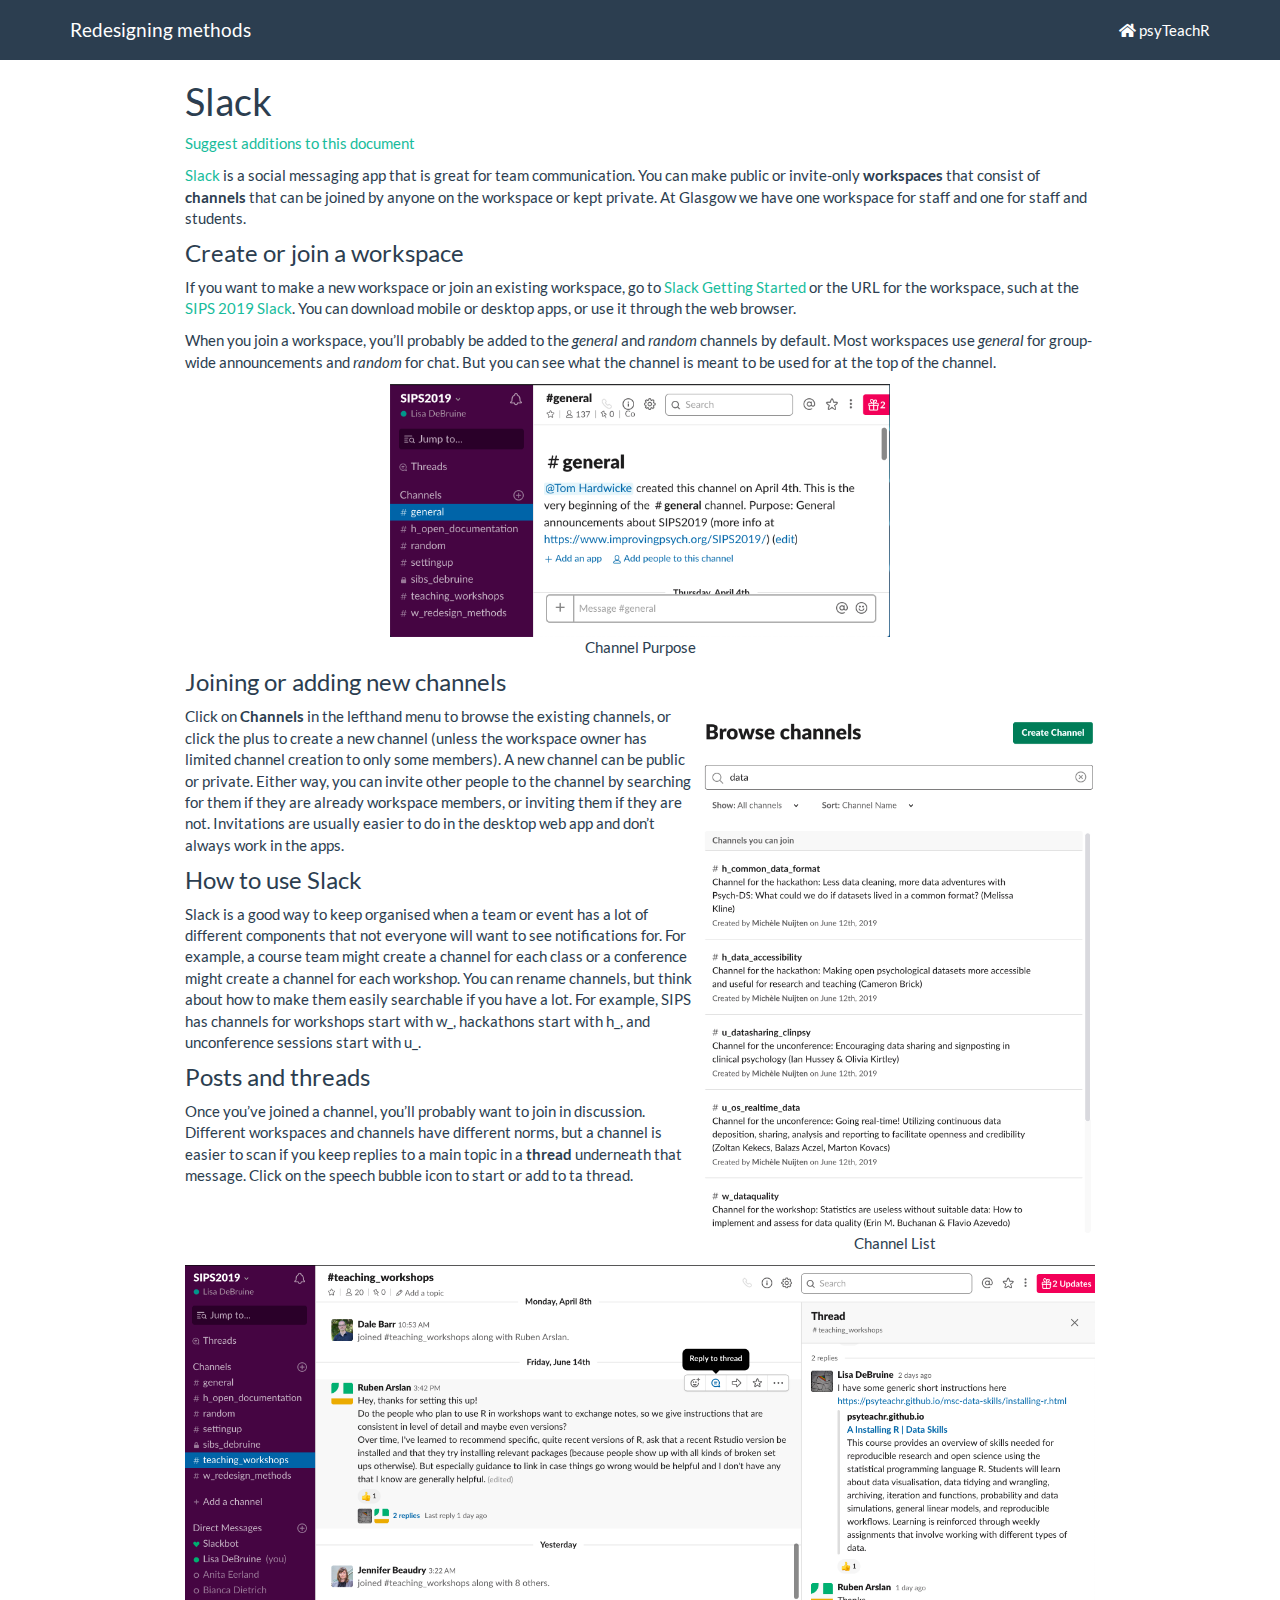
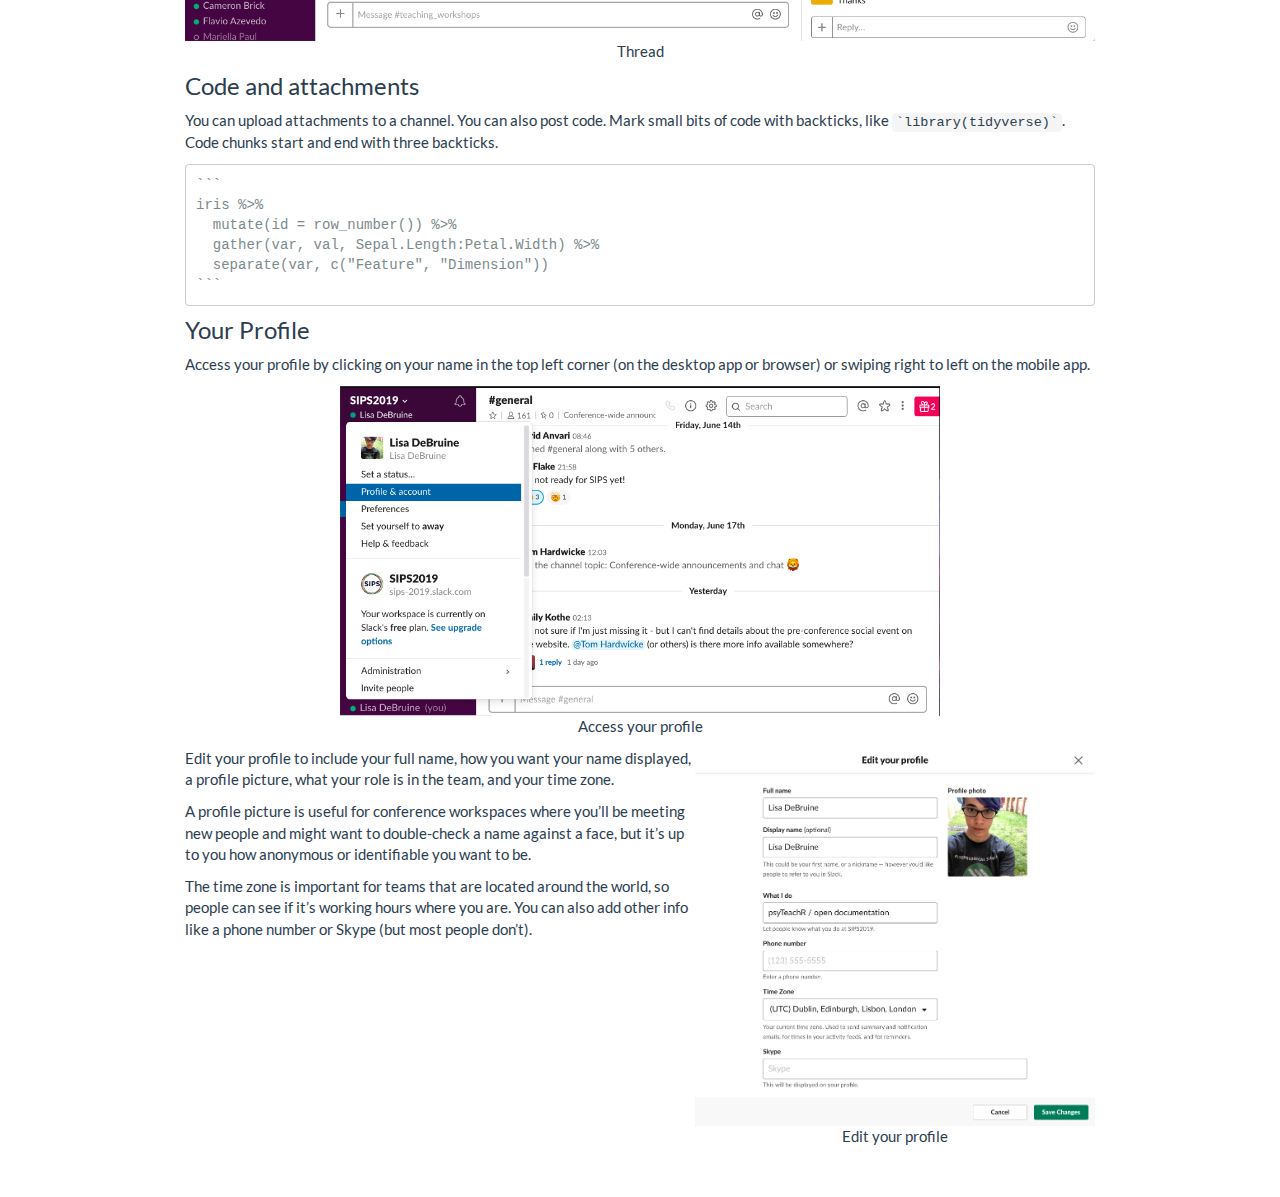
<file: docs/slack.html>
<!DOCTYPE html>

<html xmlns="http://www.w3.org/1999/xhtml">

<head>

<meta charset="utf-8" />
<meta http-equiv="Content-Type" content="text/html; charset=utf-8" />
<meta name="generator" content="pandoc" />




<title>Slack</title>

<script src="site_libs/jquery-1.11.3/jquery.min.js"></script>
<meta name="viewport" content="width=device-width, initial-scale=1" />
<link href="site_libs/bootstrap-3.3.5/css/flatly.min.css" rel="stylesheet" />
<script src="site_libs/bootstrap-3.3.5/js/bootstrap.min.js"></script>
<script src="site_libs/bootstrap-3.3.5/shim/html5shiv.min.js"></script>
<script src="site_libs/bootstrap-3.3.5/shim/respond.min.js"></script>
<script src="site_libs/navigation-1.1/tabsets.js"></script>
<link href="site_libs/highlightjs-9.12.0/default.css" rel="stylesheet" />
<script src="site_libs/highlightjs-9.12.0/highlight.js"></script>
<link href="site_libs/font-awesome-5.1.0/css/all.css" rel="stylesheet" />
<link href="site_libs/font-awesome-5.1.0/css/v4-shims.css" rel="stylesheet" />

<style type="text/css">code{white-space: pre;}</style>
<style type="text/css">
  pre:not([class]) {
    background-color: white;
  }
</style>
<script type="text/javascript">
if (window.hljs) {
  hljs.configure({languages: []});
  hljs.initHighlightingOnLoad();
  if (document.readyState && document.readyState === "complete") {
    window.setTimeout(function() { hljs.initHighlighting(); }, 0);
  }
}
</script>



<style type="text/css">
h1 {
  font-size: 34px;
}
h1.title {
  font-size: 38px;
}
h2 {
  font-size: 30px;
}
h3 {
  font-size: 24px;
}
h4 {
  font-size: 18px;
}
h5 {
  font-size: 16px;
}
h6 {
  font-size: 12px;
}
.table th:not([align]) {
  text-align: left;
}
</style>

<link rel="stylesheet" href="style.css" type="text/css" />



<style type = "text/css">
.main-container {
  max-width: 940px;
  margin-left: auto;
  margin-right: auto;
}
code {
  color: inherit;
  background-color: rgba(0, 0, 0, 0.04);
}
img {
  max-width:100%;
  height: auto;
}
.tabbed-pane {
  padding-top: 12px;
}
.html-widget {
  margin-bottom: 20px;
}
button.code-folding-btn:focus {
  outline: none;
}
summary {
  display: list-item;
}
</style>


<style type="text/css">
/* padding for bootstrap navbar */
body {
  padding-top: 60px;
  padding-bottom: 40px;
}
/* offset scroll position for anchor links (for fixed navbar)  */
.section h1 {
  padding-top: 65px;
  margin-top: -65px;
}
.section h2 {
  padding-top: 65px;
  margin-top: -65px;
}
.section h3 {
  padding-top: 65px;
  margin-top: -65px;
}
.section h4 {
  padding-top: 65px;
  margin-top: -65px;
}
.section h5 {
  padding-top: 65px;
  margin-top: -65px;
}
.section h6 {
  padding-top: 65px;
  margin-top: -65px;
}
.dropdown-submenu {
  position: relative;
}
.dropdown-submenu>.dropdown-menu {
  top: 0;
  left: 100%;
  margin-top: -6px;
  margin-left: -1px;
  border-radius: 0 6px 6px 6px;
}
.dropdown-submenu:hover>.dropdown-menu {
  display: block;
}
.dropdown-submenu>a:after {
  display: block;
  content: " ";
  float: right;
  width: 0;
  height: 0;
  border-color: transparent;
  border-style: solid;
  border-width: 5px 0 5px 5px;
  border-left-color: #cccccc;
  margin-top: 5px;
  margin-right: -10px;
}
.dropdown-submenu:hover>a:after {
  border-left-color: #ffffff;
}
.dropdown-submenu.pull-left {
  float: none;
}
.dropdown-submenu.pull-left>.dropdown-menu {
  left: -100%;
  margin-left: 10px;
  border-radius: 6px 0 6px 6px;
}
</style>

<script>
// manage active state of menu based on current page
$(document).ready(function () {
  // active menu anchor
  href = window.location.pathname
  href = href.substr(href.lastIndexOf('/') + 1)
  if (href === "")
    href = "index.html";
  var menuAnchor = $('a[href="' + href + '"]');

  // mark it active
  menuAnchor.parent().addClass('active');

  // if it's got a parent navbar menu mark it active as well
  menuAnchor.closest('li.dropdown').addClass('active');
});
</script>

<!-- tabsets -->

<style type="text/css">
.tabset-dropdown > .nav-tabs {
  display: inline-table;
  max-height: 500px;
  min-height: 44px;
  overflow-y: auto;
  background: white;
  border: 1px solid #ddd;
  border-radius: 4px;
}

.tabset-dropdown > .nav-tabs > li.active:before {
  content: "";
  font-family: 'Glyphicons Halflings';
  display: inline-block;
  padding: 10px;
  border-right: 1px solid #ddd;
}

.tabset-dropdown > .nav-tabs.nav-tabs-open > li.active:before {
  content: "&#xe258;";
  border: none;
}

.tabset-dropdown > .nav-tabs.nav-tabs-open:before {
  content: "";
  font-family: 'Glyphicons Halflings';
  display: inline-block;
  padding: 10px;
  border-right: 1px solid #ddd;
}

.tabset-dropdown > .nav-tabs > li.active {
  display: block;
}

.tabset-dropdown > .nav-tabs > li > a,
.tabset-dropdown > .nav-tabs > li > a:focus,
.tabset-dropdown > .nav-tabs > li > a:hover {
  border: none;
  display: inline-block;
  border-radius: 4px;
}

.tabset-dropdown > .nav-tabs.nav-tabs-open > li {
  display: block;
  float: none;
}

.tabset-dropdown > .nav-tabs > li {
  display: none;
}
</style>

<script>
$(document).ready(function () {
  window.buildTabsets("TOC");
});

$(document).ready(function () {
  $('.tabset-dropdown > .nav-tabs > li').click(function () {
    $(this).parent().toggleClass('nav-tabs-open')
  });
});
</script>

<!-- code folding -->




</head>

<body>


<div class="container-fluid main-container">




<div class="navbar navbar-default  navbar-fixed-top" role="navigation">
  <div class="container">
    <div class="navbar-header">
      <button type="button" class="navbar-toggle collapsed" data-toggle="collapse" data-target="#navbar">
        <span class="icon-bar"></span>
        <span class="icon-bar"></span>
        <span class="icon-bar"></span>
      </button>
      <a class="navbar-brand" href="index.html">Redesigning methods</a>
    </div>
    <div id="navbar" class="navbar-collapse collapse">
      <ul class="nav navbar-nav">
        
      </ul>
      <ul class="nav navbar-nav navbar-right">
        <li>
  <a href="/">
    <span class="fa fa-home"></span>
     
    psyTeachR
  </a>
</li>
      </ul>
    </div><!--/.nav-collapse -->
  </div><!--/.container -->
</div><!--/.navbar -->

<div class="fluid-row" id="header">



<h1 class="title toc-ignore">Slack</h1>

</div>


<p><a href="https://github.com/PsyTeachR/sips2019/blob/master/slack.Rmd">Suggest additions to this document</a></p>
<p><a href="https://slack.com/">Slack</a> is a social messaging app that is great for team communication. You can make public or invite-only <strong>workspaces</strong> that consist of <strong>channels</strong> that can be joined by anyone on the workspace or kept private. At Glasgow we have one workspace for staff and one for staff and students.</p>
<div id="create-or-join-a-workspace" class="section level3">
<h3>Create or join a workspace</h3>
<p>If you want to make a new workspace or join an existing workspace, go to <a href="https://slack.com/intl/en-gb/get-started">Slack Getting Started</a> or the URL for the workspace, such at the <a href="https://sips-2019.slack.com">SIPS 2019 Slack</a>. You can download mobile or desktop apps, or use it through the web browser.</p>
<p>When you join a workspace, you’ll probably be added to the <em>general</em> and <em>random</em> channels by default. Most workspaces use <em>general</em> for group-wide announcements and <em>random</em> for chat. But you can see what the channel is meant to be used for at the top of the channel.</p>
<div class="figure" style="text-align: center">
<img src="images/slack/channel-purpose.png" alt="Channel Purpose" width="500px" />
<p class="caption">
Channel Purpose
</p>
</div>
</div>
<div id="joining-or-adding-new-channels" class="section level3">
<h3>Joining or adding new channels</h3>
<div class="floatright">
<div class="figure" style="text-align: center">
<img src="images/slack/channel-list.png" alt="Channel List" width="400px" />
<p class="caption">
Channel List
</p>
</div>
</div>
<p>Click on <strong>Channels</strong> in the lefthand menu to browse the existing channels, or click the plus to create a new channel (unless the workspace owner has limited channel creation to only some members). A new channel can be public or private. Either way, you can invite other people to the channel by searching for them if they are already workspace members, or inviting them if they are not. Invitations are usually easier to do in the desktop web app and don’t always work in the apps.</p>
</div>
<div id="how-to-use-slack" class="section level3">
<h3>How to use Slack</h3>
<p>Slack is a good way to keep organised when a team or event has a lot of different components that not everyone will want to see notifications for. For example, a course team might create a channel for each class or a conference might create a channel for each workshop. You can rename channels, but think about how to make them easily searchable if you have a lot. For example, SIPS has channels for workshops start with w_, hackathons start with h_, and unconference sessions start with u_.</p>
</div>
<div id="posts-and-threads" class="section level3">
<h3>Posts and threads</h3>
<p>Once you’ve joined a channel, you’ll probably want to join in discussion. Different workspaces and channels have different norms, but a channel is easier to scan if you keep replies to a main topic in a <strong>thread</strong> underneath that message. Click on the speech bubble icon to start or add to ta thread.</p>
<div class="figure" style="text-align: center">
<img src="images/slack/thread.png" alt="Thread" width="100%" />
<p class="caption">
Thread
</p>
</div>
</div>
<div id="code-and-attachments" class="section level3">
<h3>Code and attachments</h3>
<p>You can upload attachments to a channel. You can also post code. Mark small bits of code with backticks, like <code>`library(tidyverse)`</code>. Code chunks start and end with three backticks.</p>
<pre>&#96;&#96;&#96; 
iris %>%
  mutate(id = row_number()) %>%
  gather(var, val, Sepal.Length:Petal.Width) %>%
  separate(var, c("Feature", "Dimension"))
&#96;&#96;&#96;</pre>
</div>
<div id="your-profile" class="section level3">
<h3>Your Profile</h3>
<p>Access your profile by clicking on your name in the top left corner (on the desktop app or browser) or swiping right to left on the mobile app.</p>
<div class="figure" style="text-align: center">
<img src="images/slack/find-profile.png" alt="Access your profile" width="600px" />
<p class="caption">
Access your profile
</p>
</div>
<div class="floatright">
<div class="figure" style="text-align: center">
<img src="images/slack/edit-profile.png" alt="Edit your profile" width="400px" />
<p class="caption">
Edit your profile
</p>
</div>
</div>
<p>Edit your profile to include your full name, how you want your name displayed, a profile picture, what your role is in the team, and your time zone.</p>
<p>A profile picture is useful for conference workspaces where you’ll be meeting new people and might want to double-check a name against a face, but it’s up to you how anonymous or identifiable you want to be.</p>
<p>The time zone is important for teams that are located around the world, so people can see if it’s working hours where you are. You can also add other info like a phone number or Skype (but most people don’t).</p>
</div>




</div>

<script>

// add bootstrap table styles to pandoc tables
function bootstrapStylePandocTables() {
  $('tr.header').parent('thead').parent('table').addClass('table table-condensed');
}
$(document).ready(function () {
  bootstrapStylePandocTables();
});


</script>

<!-- dynamically load mathjax for compatibility with self-contained -->
<script>
  (function () {
    var script = document.createElement("script");
    script.type = "text/javascript";
    script.src  = "https://mathjax.rstudio.com/latest/MathJax.js?config=TeX-AMS-MML_HTMLorMML";
    document.getElementsByTagName("head")[0].appendChild(script);
  })();
</script>

</body>
</html>
</file>
<file: docs/site_libs/highlightjs-9.12.0/default.css>
.hljs-literal {
  color: #990073;
}

.hljs-number {
  color: #099;
}

.hljs-comment {
  color: #998;
  font-style: italic;
}

.hljs-keyword {
  color: #900;
  font-weight: bold;
}

.hljs-string {
  color: #d14;
}
</file>
<file: docs/style.css>
.floatright {
  float: right;
  max-width: 50%;
}

@media only screen and (max-width: 600px) {
  .floatright {
    float: none;
    max-width: 100%;
  }
}
</file>
<file: docs/site_libs/bootstrap-3.3.5/css/flatly.min.css>
@font-face {
  font-family: 'Lato';
  font-style: normal;
  font-weight: 400;
  src: url(fonts/Lato.ttf) format('truetype');
}
@font-face {
  font-family: 'Lato';
  font-style: normal;
  font-weight: 700;
  src: url(fonts/LatoBold.ttf) format('truetype');
}
@font-face {
  font-family: 'Lato';
  font-style: italic;
  font-weight: 400;
  src: url(fonts/LatoItalic.ttf) format('truetype');
}

/*!
 * bootswatch v3.3.6
 * Homepage: http://bootswatch.com
 * Copyright 2012-2015 Thomas Park
 * Licensed under MIT
 * Based on Bootstrap
*//*!
 * Bootstrap v3.3.6 (http://getbootstrap.com)
 * Copyright 2011-2015 Twitter, Inc.
 * Licensed under MIT (https://github.com/twbs/bootstrap/blob/master/LICENSE)
 *//*! normalize.css v3.0.3 | MIT License | github.com/necolas/normalize.css */html{font-family:sans-serif;-ms-text-size-adjust:100%;-webkit-text-size-adjust:100%}body{margin:0}article,aside,details,figcaption,figure,footer,header,hgroup,main,menu,nav,section,summary{display:block}audio,canvas,progress,video{display:inline-block;vertical-align:baseline}audio:not([controls]){display:none;height:0}[hidden],template{display:none}a{background-color:transparent}a:active,a:hover{outline:0}abbr[title]{border-bottom:1px dotted}b,strong{font-weight:bold}dfn{font-style:italic}h1{font-size:2em;margin:0.67em 0}mark{background:#ff0;color:#000}small{font-size:80%}sub,sup{font-size:75%;line-height:0;position:relative;vertical-align:baseline}sup{top:-0.5em}sub{bottom:-0.25em}img{border:0}svg:not(:root){overflow:hidden}figure{margin:1em 40px}hr{-webkit-box-sizing:content-box;-moz-box-sizing:content-box;box-sizing:content-box;height:0}pre{overflow:auto}code,kbd,pre,samp{font-family:monospace, monospace;font-size:1em}button,input,optgroup,select,textarea{color:inherit;font:inherit;margin:0}button{overflow:visible}button,select{text-transform:none}button,html input[type="button"],input[type="reset"],input[type="submit"]{-webkit-appearance:button;cursor:pointer}button[disabled],html input[disabled]{cursor:default}button::-moz-focus-inner,input::-moz-focus-inner{border:0;padding:0}input{line-height:normal}input[type="checkbox"],input[type="radio"]{-webkit-box-sizing:border-box;-moz-box-sizing:border-box;box-sizing:border-box;padding:0}input[type="number"]::-webkit-inner-spin-button,input[type="number"]::-webkit-outer-spin-button{height:auto}input[type="search"]{-webkit-appearance:textfield;-webkit-box-sizing:content-box;-moz-box-sizing:content-box;box-sizing:content-box}input[type="search"]::-webkit-search-cancel-button,input[type="search"]::-webkit-search-decoration{-webkit-appearance:none}fieldset{border:1px solid #c0c0c0;margin:0 2px;padding:0.35em 0.625em 0.75em}legend{border:0;padding:0}textarea{overflow:auto}optgroup{font-weight:bold}table{border-collapse:collapse;border-spacing:0}td,th{padding:0}/*! Source: https://github.com/h5bp/html5-boilerplate/blob/master/src/css/main.css */@media print{*,*:before,*:after{background:transparent !important;color:#000 !important;-webkit-box-shadow:none !important;box-shadow:none !important;text-shadow:none !important}a,a:visited{text-decoration:underline}a[href]:after{content:" (" attr(href) ")"}abbr[title]:after{content:" (" attr(title) ")"}a[href^="#"]:after,a[href^="javascript:"]:after{content:""}pre,blockquote{border:1px solid #999;page-break-inside:avoid}thead{display:table-header-group}tr,img{page-break-inside:avoid}img{max-width:100% !important}p,h2,h3{orphans:3;widows:3}h2,h3{page-break-after:avoid}.navbar{display:none}.btn>.caret,.dropup>.btn>.caret{border-top-color:#000 !important}.label{border:1px solid #000}.table{border-collapse:collapse !important}.table td,.table th{background-color:#fff !important}.table-bordered th,.table-bordered td{border:1px solid #ddd !important}}@font-face{font-family:'Glyphicons Halflings';src:url('../fonts/glyphicons-halflings-regular.eot');src:url('../fonts/glyphicons-halflings-regular.eot?#iefix') format('embedded-opentype'),url('../fonts/glyphicons-halflings-regular.woff') format('woff'),url('../fonts/glyphicons-halflings-regular.ttf') format('truetype'),url('../fonts/glyphicons-halflings-regular.svg#glyphicons_halflingsregular') format('svg')}.glyphicon{position:relative;top:1px;display:inline-block;font-family:'Glyphicons Halflings';font-style:normal;font-weight:normal;line-height:1;-webkit-font-smoothing:antialiased;-moz-osx-font-smoothing:grayscale}.glyphicon-asterisk:before{content:"\002a"}.glyphicon-plus:before{content:"\002b"}.glyphicon-euro:before,.glyphicon-eur:before{content:"\20ac"}.glyphicon-minus:before{content:"\2212"}.glyphicon-cloud:before{content:"\2601"}.glyphicon-envelope:before{content:"\2709"}.glyphicon-pencil:before{content:"\270f"}.glyphicon-glass:before{content:"\e001"}.glyphicon-music:before{content:"\e002"}.glyphicon-search:before{content:"\e003"}.glyphicon-heart:before{content:"\e005"}.glyphicon-star:before{content:"\e006"}.glyphicon-star-empty:before{content:"\e007"}.glyphicon-user:before{content:"\e008"}.glyphicon-film:before{content:"\e009"}.glyphicon-th-large:before{content:"\e010"}.glyphicon-th:before{content:"\e011"}.glyphicon-th-list:before{content:"\e012"}.glyphicon-ok:before{content:"\e013"}.glyphicon-remove:before{content:"\e014"}.glyphicon-zoom-in:before{content:"\e015"}.glyphicon-zoom-out:before{content:"\e016"}.glyphicon-off:before{content:"\e017"}.glyphicon-signal:before{content:"\e018"}.glyphicon-cog:before{content:"\e019"}.glyphicon-trash:before{content:"\e020"}.glyphicon-home:before{content:"\e021"}.glyphicon-file:before{content:"\e022"}.glyphicon-time:before{content:"\e023"}.glyphicon-road:before{content:"\e024"}.glyphicon-download-alt:before{content:"\e025"}.glyphicon-download:before{content:"\e026"}.glyphicon-upload:before{content:"\e027"}.glyphicon-inbox:before{content:"\e028"}.glyphicon-play-circle:before{content:"\e029"}.glyphicon-repeat:before{content:"\e030"}.glyphicon-refresh:before{content:"\e031"}.glyphicon-list-alt:before{content:"\e032"}.glyphicon-lock:before{content:"\e033"}.glyphicon-flag:before{content:"\e034"}.glyphicon-headphones:before{content:"\e035"}.glyphicon-volume-off:before{content:"\e036"}.glyphicon-volume-down:before{content:"\e037"}.glyphicon-volume-up:before{content:"\e038"}.glyphicon-qrcode:before{content:"\e039"}.glyphicon-barcode:before{content:"\e040"}.glyphicon-tag:before{content:"\e041"}.glyphicon-tags:before{content:"\e042"}.glyphicon-book:before{content:"\e043"}.glyphicon-bookmark:before{content:"\e044"}.glyphicon-print:before{content:"\e045"}.glyphicon-camera:before{content:"\e046"}.glyphicon-font:before{content:"\e047"}.glyphicon-bold:before{content:"\e048"}.glyphicon-italic:before{content:"\e049"}.glyphicon-text-height:before{content:"\e050"}.glyphicon-text-width:before{content:"\e051"}.glyphicon-align-left:before{content:"\e052"}.glyphicon-align-center:before{content:"\e053"}.glyphicon-align-right:before{content:"\e054"}.glyphicon-align-justify:before{content:"\e055"}.glyphicon-list:before{content:"\e056"}.glyphicon-indent-left:before{content:"\e057"}.glyphicon-indent-right:before{content:"\e058"}.glyphicon-facetime-video:before{content:"\e059"}.glyphicon-picture:before{content:"\e060"}.glyphicon-map-marker:before{content:"\e062"}.glyphicon-adjust:before{content:"\e063"}.glyphicon-tint:before{content:"\e064"}.glyphicon-edit:before{content:"\e065"}.glyphicon-share:before{content:"\e066"}.glyphicon-check:before{content:"\e067"}.glyphicon-move:before{content:"\e068"}.glyphicon-step-backward:before{content:"\e069"}.glyphicon-fast-backward:before{content:"\e070"}.glyphicon-backward:before{content:"\e071"}.glyphicon-play:before{content:"\e072"}.glyphicon-pause:before{content:"\e073"}.glyphicon-stop:before{content:"\e074"}.glyphicon-forward:before{content:"\e075"}.glyphicon-fast-forward:before{content:"\e076"}.glyphicon-step-forward:before{content:"\e077"}.glyphicon-eject:before{content:"\e078"}.glyphicon-chevron-left:before{content:"\e079"}.glyphicon-chevron-right:before{content:"\e080"}.glyphicon-plus-sign:before{content:"\e081"}.glyphicon-minus-sign:before{content:"\e082"}.glyphicon-remove-sign:before{content:"\e083"}.glyphicon-ok-sign:before{content:"\e084"}.glyphicon-question-sign:before{content:"\e085"}.glyphicon-info-sign:before{content:"\e086"}.glyphicon-screenshot:before{content:"\e087"}.glyphicon-remove-circle:before{content:"\e088"}.glyphicon-ok-circle:before{content:"\e089"}.glyphicon-ban-circle:before{content:"\e090"}.glyphicon-arrow-left:before{content:"\e091"}.glyphicon-arrow-right:before{content:"\e092"}.glyphicon-arrow-up:before{content:"\e093"}.glyphicon-arrow-down:before{content:"\e094"}.glyphicon-share-alt:before{content:"\e095"}.glyphicon-resize-full:before{content:"\e096"}.glyphicon-resize-small:before{content:"\e097"}.glyphicon-exclamation-sign:before{content:"\e101"}.glyphicon-gift:before{content:"\e102"}.glyphicon-leaf:before{content:"\e103"}.glyphicon-fire:before{content:"\e104"}.glyphicon-eye-open:before{content:"\e105"}.glyphicon-eye-close:before{content:"\e106"}.glyphicon-warning-sign:before{content:"\e107"}.glyphicon-plane:before{content:"\e108"}.glyphicon-calendar:before{content:"\e109"}.glyphicon-random:before{content:"\e110"}.glyphicon-comment:before{content:"\e111"}.glyphicon-magnet:before{content:"\e112"}.glyphicon-chevron-up:before{content:"\e113"}.glyphicon-chevron-down:before{content:"\e114"}.glyphicon-retweet:before{content:"\e115"}.glyphicon-shopping-cart:before{content:"\e116"}.glyphicon-folder-close:before{content:"\e117"}.glyphicon-folder-open:before{content:"\e118"}.glyphicon-resize-vertical:before{content:"\e119"}.glyphicon-resize-horizontal:before{content:"\e120"}.glyphicon-hdd:before{content:"\e121"}.glyphicon-bullhorn:before{content:"\e122"}.glyphicon-bell:before{content:"\e123"}.glyphicon-certificate:before{content:"\e124"}.glyphicon-thumbs-up:before{content:"\e125"}.glyphicon-thumbs-down:before{content:"\e126"}.glyphicon-hand-right:before{content:"\e127"}.glyphicon-hand-left:before{content:"\e128"}.glyphicon-hand-up:before{content:"\e129"}.glyphicon-hand-down:before{content:"\e130"}.glyphicon-circle-arrow-right:before{content:"\e131"}.glyphicon-circle-arrow-left:before{content:"\e132"}.glyphicon-circle-arrow-up:before{content:"\e133"}.glyphicon-circle-arrow-down:before{content:"\e134"}.glyphicon-globe:before{content:"\e135"}.glyphicon-wrench:before{content:"\e136"}.glyphicon-tasks:before{content:"\e137"}.glyphicon-filter:before{content:"\e138"}.glyphicon-briefcase:before{content:"\e139"}.glyphicon-fullscreen:before{content:"\e140"}.glyphicon-dashboard:before{content:"\e141"}.glyphicon-paperclip:before{content:"\e142"}.glyphicon-heart-empty:before{content:"\e143"}.glyphicon-link:before{content:"\e144"}.glyphicon-phone:before{content:"\e145"}.glyphicon-pushpin:before{content:"\e146"}.glyphicon-usd:before{content:"\e148"}.glyphicon-gbp:before{content:"\e149"}.glyphicon-sort:before{content:"\e150"}.glyphicon-sort-by-alphabet:before{content:"\e151"}.glyphicon-sort-by-alphabet-alt:before{content:"\e152"}.glyphicon-sort-by-order:before{content:"\e153"}.glyphicon-sort-by-order-alt:before{content:"\e154"}.glyphicon-sort-by-attributes:before{content:"\e155"}.glyphicon-sort-by-attributes-alt:before{content:"\e156"}.glyphicon-unchecked:before{content:"\e157"}.glyphicon-expand:before{content:"\e158"}.glyphicon-collapse-down:before{content:"\e159"}.glyphicon-collapse-up:before{content:"\e160"}.glyphicon-log-in:before{content:"\e161"}.glyphicon-flash:before{content:"\e162"}.glyphicon-log-out:before{content:"\e163"}.glyphicon-new-window:before{content:"\e164"}.glyphicon-record:before{content:"\e165"}.glyphicon-save:before{content:"\e166"}.glyphicon-open:before{content:"\e167"}.glyphicon-saved:before{content:"\e168"}.glyphicon-import:before{content:"\e169"}.glyphicon-export:before{content:"\e170"}.glyphicon-send:before{content:"\e171"}.glyphicon-floppy-disk:before{content:"\e172"}.glyphicon-floppy-saved:before{content:"\e173"}.glyphicon-floppy-remove:before{content:"\e174"}.glyphicon-floppy-save:before{content:"\e175"}.glyphicon-floppy-open:before{content:"\e176"}.glyphicon-credit-card:before{content:"\e177"}.glyphicon-transfer:before{content:"\e178"}.glyphicon-cutlery:before{content:"\e179"}.glyphicon-header:before{content:"\e180"}.glyphicon-compressed:before{content:"\e181"}.glyphicon-earphone:before{content:"\e182"}.glyphicon-phone-alt:before{content:"\e183"}.glyphicon-tower:before{content:"\e184"}.glyphicon-stats:before{content:"\e185"}.glyphicon-sd-video:before{content:"\e186"}.glyphicon-hd-video:before{content:"\e187"}.glyphicon-subtitles:before{content:"\e188"}.glyphicon-sound-stereo:before{content:"\e189"}.glyphicon-sound-dolby:before{content:"\e190"}.glyphicon-sound-5-1:before{content:"\e191"}.glyphicon-sound-6-1:before{content:"\e192"}.glyphicon-sound-7-1:before{content:"\e193"}.glyphicon-copyright-mark:before{content:"\e194"}.glyphicon-registration-mark:before{content:"\e195"}.glyphicon-cloud-download:before{content:"\e197"}.glyphicon-cloud-upload:before{content:"\e198"}.glyphicon-tree-conifer:before{content:"\e199"}.glyphicon-tree-deciduous:before{content:"\e200"}.glyphicon-cd:before{content:"\e201"}.glyphicon-save-file:before{content:"\e202"}.glyphicon-open-file:before{content:"\e203"}.glyphicon-level-up:before{content:"\e204"}.glyphicon-copy:before{content:"\e205"}.glyphicon-paste:before{content:"\e206"}.glyphicon-alert:before{content:"\e209"}.glyphicon-equalizer:before{content:"\e210"}.glyphicon-king:before{content:"\e211"}.glyphicon-queen:before{content:"\e212"}.glyphicon-pawn:before{content:"\e213"}.glyphicon-bishop:before{content:"\e214"}.glyphicon-knight:before{content:"\e215"}.glyphicon-baby-formula:before{content:"\e216"}.glyphicon-tent:before{content:"\26fa"}.glyphicon-blackboard:before{content:"\e218"}.glyphicon-bed:before{content:"\e219"}.glyphicon-apple:before{content:"\f8ff"}.glyphicon-erase:before{content:"\e221"}.glyphicon-hourglass:before{content:"\231b"}.glyphicon-lamp:before{content:"\e223"}.glyphicon-duplicate:before{content:"\e224"}.glyphicon-piggy-bank:before{content:"\e225"}.glyphicon-scissors:before{content:"\e226"}.glyphicon-bitcoin:before{content:"\e227"}.glyphicon-btc:before{content:"\e227"}.glyphicon-xbt:before{content:"\e227"}.glyphicon-yen:before{content:"\00a5"}.glyphicon-jpy:before{content:"\00a5"}.glyphicon-ruble:before{content:"\20bd"}.glyphicon-rub:before{content:"\20bd"}.glyphicon-scale:before{content:"\e230"}.glyphicon-ice-lolly:before{content:"\e231"}.glyphicon-ice-lolly-tasted:before{content:"\e232"}.glyphicon-education:before{content:"\e233"}.glyphicon-option-horizontal:before{content:"\e234"}.glyphicon-option-vertical:before{content:"\e235"}.glyphicon-menu-hamburger:before{content:"\e236"}.glyphicon-modal-window:before{content:"\e237"}.glyphicon-oil:before{content:"\e238"}.glyphicon-grain:before{content:"\e239"}.glyphicon-sunglasses:before{content:"\e240"}.glyphicon-text-size:before{content:"\e241"}.glyphicon-text-color:before{content:"\e242"}.glyphicon-text-background:before{content:"\e243"}.glyphicon-object-align-top:before{content:"\e244"}.glyphicon-object-align-bottom:before{content:"\e245"}.glyphicon-object-align-horizontal:before{content:"\e246"}.glyphicon-object-align-left:before{content:"\e247"}.glyphicon-object-align-vertical:before{content:"\e248"}.glyphicon-object-align-right:before{content:"\e249"}.glyphicon-triangle-right:before{content:"\e250"}.glyphicon-triangle-left:before{content:"\e251"}.glyphicon-triangle-bottom:before{content:"\e252"}.glyphicon-triangle-top:before{content:"\e253"}.glyphicon-console:before{content:"\e254"}.glyphicon-superscript:before{content:"\e255"}.glyphicon-subscript:before{content:"\e256"}.glyphicon-menu-left:before{content:"\e257"}.glyphicon-menu-right:before{content:"\e258"}.glyphicon-menu-down:before{content:"\e259"}.glyphicon-menu-up:before{content:"\e260"}*{-webkit-box-sizing:border-box;-moz-box-sizing:border-box;box-sizing:border-box}*:before,*:after{-webkit-box-sizing:border-box;-moz-box-sizing:border-box;box-sizing:border-box}html{font-size:10px;-webkit-tap-highlight-color:rgba(0,0,0,0)}body{font-family:"Lato","Helvetica Neue",Helvetica,Arial,sans-serif;font-size:15px;line-height:1.42857143;color:#2c3e50;background-color:#ffffff}input,button,select,textarea{font-family:inherit;font-size:inherit;line-height:inherit}a{color:#18bc9c;text-decoration:none}a:hover,a:focus{color:#18bc9c;text-decoration:underline}a:focus{outline:thin dotted;outline:5px auto -webkit-focus-ring-color;outline-offset:-2px}figure{margin:0}img{vertical-align:middle}.img-responsive,.thumbnail>img,.thumbnail a>img,.carousel-inner>.item>img,.carousel-inner>.item>a>img{display:block;max-width:100%;height:auto}.img-rounded{border-radius:6px}.img-thumbnail{padding:4px;line-height:1.42857143;background-color:#ffffff;border:1px solid #ecf0f1;border-radius:4px;-webkit-transition:all .2s ease-in-out;-o-transition:all .2s ease-in-out;transition:all .2s ease-in-out;display:inline-block;max-width:100%;height:auto}.img-circle{border-radius:50%}hr{margin-top:21px;margin-bottom:21px;border:0;border-top:1px solid #ecf0f1}.sr-only{position:absolute;width:1px;height:1px;margin:-1px;padding:0;overflow:hidden;clip:rect(0, 0, 0, 0);border:0}.sr-only-focusable:active,.sr-only-focusable:focus{position:static;width:auto;height:auto;margin:0;overflow:visible;clip:auto}[role="button"]{cursor:pointer}h1,h2,h3,h4,h5,h6,.h1,.h2,.h3,.h4,.h5,.h6{font-family:"Lato","Helvetica Neue",Helvetica,Arial,sans-serif;font-weight:400;line-height:1.1;color:inherit}h1 small,h2 small,h3 small,h4 small,h5 small,h6 small,.h1 small,.h2 small,.h3 small,.h4 small,.h5 small,.h6 small,h1 .small,h2 .small,h3 .small,h4 .small,h5 .small,h6 .small,.h1 .small,.h2 .small,.h3 .small,.h4 .small,.h5 .small,.h6 .small{font-weight:normal;line-height:1;color:#b4bcc2}h1,.h1,h2,.h2,h3,.h3{margin-top:21px;margin-bottom:10.5px}h1 small,.h1 small,h2 small,.h2 small,h3 small,.h3 small,h1 .small,.h1 .small,h2 .small,.h2 .small,h3 .small,.h3 .small{font-size:65%}h4,.h4,h5,.h5,h6,.h6{margin-top:10.5px;margin-bottom:10.5px}h4 small,.h4 small,h5 small,.h5 small,h6 small,.h6 small,h4 .small,.h4 .small,h5 .small,.h5 .small,h6 .small,.h6 .small{font-size:75%}h1,.h1{font-size:39px}h2,.h2{font-size:32px}h3,.h3{font-size:26px}h4,.h4{font-size:19px}h5,.h5{font-size:15px}h6,.h6{font-size:13px}p{margin:0 0 10.5px}.lead{margin-bottom:21px;font-size:17px;font-weight:300;line-height:1.4}@media (min-width:768px){.lead{font-size:22.5px}}small,.small{font-size:86%}mark,.mark{background-color:#f39c12;padding:.2em}.text-left{text-align:left}.text-right{text-align:right}.text-center{text-align:center}.text-justify{text-align:justify}.text-nowrap{white-space:nowrap}.text-lowercase{text-transform:lowercase}.text-uppercase{text-transform:uppercase}.text-capitalize{text-transform:capitalize}.text-muted{color:#b4bcc2}.text-primary{color:#2c3e50}a.text-primary:hover,a.text-primary:focus{color:#1a242f}.text-success{color:#ffffff}a.text-success:hover,a.text-success:focus{color:#e6e6e6}.text-info{color:#ffffff}a.text-info:hover,a.text-info:focus{color:#e6e6e6}.text-warning{color:#ffffff}a.text-warning:hover,a.text-warning:focus{color:#e6e6e6}.text-danger{color:#ffffff}a.text-danger:hover,a.text-danger:focus{color:#e6e6e6}.bg-primary{color:#fff;background-color:#2c3e50}a.bg-primary:hover,a.bg-primary:focus{background-color:#1a242f}.bg-success{background-color:#18bc9c}a.bg-success:hover,a.bg-success:focus{background-color:#128f76}.bg-info{background-color:#3498db}a.bg-info:hover,a.bg-info:focus{background-color:#217dbb}.bg-warning{background-color:#f39c12}a.bg-warning:hover,a.bg-warning:focus{background-color:#c87f0a}.bg-danger{background-color:#e74c3c}a.bg-danger:hover,a.bg-danger:focus{background-color:#d62c1a}.page-header{padding-bottom:9.5px;margin:42px 0 21px;border-bottom:1px solid transparent}ul,ol{margin-top:0;margin-bottom:10.5px}ul ul,ol ul,ul ol,ol ol{margin-bottom:0}.list-unstyled{padding-left:0;list-style:none}.list-inline{padding-left:0;list-style:none;margin-left:-5px}.list-inline>li{display:inline-block;padding-left:5px;padding-right:5px}dl{margin-top:0;margin-bottom:21px}dt,dd{line-height:1.42857143}dt{font-weight:bold}dd{margin-left:0}@media (min-width:768px){.dl-horizontal dt{float:left;width:160px;clear:left;text-align:right;overflow:hidden;text-overflow:ellipsis;white-space:nowrap}.dl-horizontal dd{margin-left:180px}}abbr[title],abbr[data-original-title]{cursor:help;border-bottom:1px dotted #b4bcc2}.initialism{font-size:90%;text-transform:uppercase}blockquote{padding:10.5px 21px;margin:0 0 21px;font-size:18.75px;border-left:5px solid #ecf0f1}blockquote p:last-child,blockquote ul:last-child,blockquote ol:last-child{margin-bottom:0}blockquote footer,blockquote small,blockquote .small{display:block;font-size:80%;line-height:1.42857143;color:#b4bcc2}blockquote footer:before,blockquote small:before,blockquote .small:before{content:'\2014 \00A0'}.blockquote-reverse,blockquote.pull-right{padding-right:15px;padding-left:0;border-right:5px solid #ecf0f1;border-left:0;text-align:right}.blockquote-reverse footer:before,blockquote.pull-right footer:before,.blockquote-reverse small:before,blockquote.pull-right small:before,.blockquote-reverse .small:before,blockquote.pull-right .small:before{content:''}.blockquote-reverse footer:after,blockquote.pull-right footer:after,.blockquote-reverse small:after,blockquote.pull-right small:after,.blockquote-reverse .small:after,blockquote.pull-right .small:after{content:'\00A0 \2014'}address{margin-bottom:21px;font-style:normal;line-height:1.42857143}code,kbd,pre,samp{font-family:monospace}code{padding:2px 4px;font-size:90%;color:#c7254e;background-color:#f9f2f4;border-radius:4px}kbd{padding:2px 4px;font-size:90%;color:#ffffff;background-color:#333333;border-radius:3px;-webkit-box-shadow:inset 0 -1px 0 rgba(0,0,0,0.25);box-shadow:inset 0 -1px 0 rgba(0,0,0,0.25)}kbd kbd{padding:0;font-size:100%;font-weight:bold;-webkit-box-shadow:none;box-shadow:none}pre{display:block;padding:10px;margin:0 0 10.5px;font-size:14px;line-height:1.42857143;word-break:break-all;word-wrap:break-word;color:#7b8a8b;background-color:#ecf0f1;border:1px solid #cccccc;border-radius:4px}pre code{padding:0;font-size:inherit;color:inherit;white-space:pre-wrap;background-color:transparent;border-radius:0}.pre-scrollable{max-height:340px;overflow-y:scroll}.container{margin-right:auto;margin-left:auto;padding-left:15px;padding-right:15px}@media (min-width:768px){.container{width:750px}}@media (min-width:992px){.container{width:970px}}@media (min-width:1200px){.container{width:1170px}}.container-fluid{margin-right:auto;margin-left:auto;padding-left:15px;padding-right:15px}.row{margin-left:-15px;margin-right:-15px}.col-xs-1,.col-sm-1,.col-md-1,.col-lg-1,.col-xs-2,.col-sm-2,.col-md-2,.col-lg-2,.col-xs-3,.col-sm-3,.col-md-3,.col-lg-3,.col-xs-4,.col-sm-4,.col-md-4,.col-lg-4,.col-xs-5,.col-sm-5,.col-md-5,.col-lg-5,.col-xs-6,.col-sm-6,.col-md-6,.col-lg-6,.col-xs-7,.col-sm-7,.col-md-7,.col-lg-7,.col-xs-8,.col-sm-8,.col-md-8,.col-lg-8,.col-xs-9,.col-sm-9,.col-md-9,.col-lg-9,.col-xs-10,.col-sm-10,.col-md-10,.col-lg-10,.col-xs-11,.col-sm-11,.col-md-11,.col-lg-11,.col-xs-12,.col-sm-12,.col-md-12,.col-lg-12{position:relative;min-height:1px;padding-left:15px;padding-right:15px}.col-xs-1,.col-xs-2,.col-xs-3,.col-xs-4,.col-xs-5,.col-xs-6,.col-xs-7,.col-xs-8,.col-xs-9,.col-xs-10,.col-xs-11,.col-xs-12{float:left}.col-xs-12{width:100%}.col-xs-11{width:91.66666667%}.col-xs-10{width:83.33333333%}.col-xs-9{width:75%}.col-xs-8{width:66.66666667%}.col-xs-7{width:58.33333333%}.col-xs-6{width:50%}.col-xs-5{width:41.66666667%}.col-xs-4{width:33.33333333%}.col-xs-3{width:25%}.col-xs-2{width:16.66666667%}.col-xs-1{width:8.33333333%}.col-xs-pull-12{right:100%}.col-xs-pull-11{right:91.66666667%}.col-xs-pull-10{right:83.33333333%}.col-xs-pull-9{right:75%}.col-xs-pull-8{right:66.66666667%}.col-xs-pull-7{right:58.33333333%}.col-xs-pull-6{right:50%}.col-xs-pull-5{right:41.66666667%}.col-xs-pull-4{right:33.33333333%}.col-xs-pull-3{right:25%}.col-xs-pull-2{right:16.66666667%}.col-xs-pull-1{right:8.33333333%}.col-xs-pull-0{right:auto}.col-xs-push-12{left:100%}.col-xs-push-11{left:91.66666667%}.col-xs-push-10{left:83.33333333%}.col-xs-push-9{left:75%}.col-xs-push-8{left:66.66666667%}.col-xs-push-7{left:58.33333333%}.col-xs-push-6{left:50%}.col-xs-push-5{left:41.66666667%}.col-xs-push-4{left:33.33333333%}.col-xs-push-3{left:25%}.col-xs-push-2{left:16.66666667%}.col-xs-push-1{left:8.33333333%}.col-xs-push-0{left:auto}.col-xs-offset-12{margin-left:100%}.col-xs-offset-11{margin-left:91.66666667%}.col-xs-offset-10{margin-left:83.33333333%}.col-xs-offset-9{margin-left:75%}.col-xs-offset-8{margin-left:66.66666667%}.col-xs-offset-7{margin-left:58.33333333%}.col-xs-offset-6{margin-left:50%}.col-xs-offset-5{margin-left:41.66666667%}.col-xs-offset-4{margin-left:33.33333333%}.col-xs-offset-3{margin-left:25%}.col-xs-offset-2{margin-left:16.66666667%}.col-xs-offset-1{margin-left:8.33333333%}.col-xs-offset-0{margin-left:0%}@media (min-width:768px){.col-sm-1,.col-sm-2,.col-sm-3,.col-sm-4,.col-sm-5,.col-sm-6,.col-sm-7,.col-sm-8,.col-sm-9,.col-sm-10,.col-sm-11,.col-sm-12{float:left}.col-sm-12{width:100%}.col-sm-11{width:91.66666667%}.col-sm-10{width:83.33333333%}.col-sm-9{width:75%}.col-sm-8{width:66.66666667%}.col-sm-7{width:58.33333333%}.col-sm-6{width:50%}.col-sm-5{width:41.66666667%}.col-sm-4{width:33.33333333%}.col-sm-3{width:25%}.col-sm-2{width:16.66666667%}.col-sm-1{width:8.33333333%}.col-sm-pull-12{right:100%}.col-sm-pull-11{right:91.66666667%}.col-sm-pull-10{right:83.33333333%}.col-sm-pull-9{right:75%}.col-sm-pull-8{right:66.66666667%}.col-sm-pull-7{right:58.33333333%}.col-sm-pull-6{right:50%}.col-sm-pull-5{right:41.66666667%}.col-sm-pull-4{right:33.33333333%}.col-sm-pull-3{right:25%}.col-sm-pull-2{right:16.66666667%}.col-sm-pull-1{right:8.33333333%}.col-sm-pull-0{right:auto}.col-sm-push-12{left:100%}.col-sm-push-11{left:91.66666667%}.col-sm-push-10{left:83.33333333%}.col-sm-push-9{left:75%}.col-sm-push-8{left:66.66666667%}.col-sm-push-7{left:58.33333333%}.col-sm-push-6{left:50%}.col-sm-push-5{left:41.66666667%}.col-sm-push-4{left:33.33333333%}.col-sm-push-3{left:25%}.col-sm-push-2{left:16.66666667%}.col-sm-push-1{left:8.33333333%}.col-sm-push-0{left:auto}.col-sm-offset-12{margin-left:100%}.col-sm-offset-11{margin-left:91.66666667%}.col-sm-offset-10{margin-left:83.33333333%}.col-sm-offset-9{margin-left:75%}.col-sm-offset-8{margin-left:66.66666667%}.col-sm-offset-7{margin-left:58.33333333%}.col-sm-offset-6{margin-left:50%}.col-sm-offset-5{margin-left:41.66666667%}.col-sm-offset-4{margin-left:33.33333333%}.col-sm-offset-3{margin-left:25%}.col-sm-offset-2{margin-left:16.66666667%}.col-sm-offset-1{margin-left:8.33333333%}.col-sm-offset-0{margin-left:0%}}@media (min-width:992px){.col-md-1,.col-md-2,.col-md-3,.col-md-4,.col-md-5,.col-md-6,.col-md-7,.col-md-8,.col-md-9,.col-md-10,.col-md-11,.col-md-12{float:left}.col-md-12{width:100%}.col-md-11{width:91.66666667%}.col-md-10{width:83.33333333%}.col-md-9{width:75%}.col-md-8{width:66.66666667%}.col-md-7{width:58.33333333%}.col-md-6{width:50%}.col-md-5{width:41.66666667%}.col-md-4{width:33.33333333%}.col-md-3{width:25%}.col-md-2{width:16.66666667%}.col-md-1{width:8.33333333%}.col-md-pull-12{right:100%}.col-md-pull-11{right:91.66666667%}.col-md-pull-10{right:83.33333333%}.col-md-pull-9{right:75%}.col-md-pull-8{right:66.66666667%}.col-md-pull-7{right:58.33333333%}.col-md-pull-6{right:50%}.col-md-pull-5{right:41.66666667%}.col-md-pull-4{right:33.33333333%}.col-md-pull-3{right:25%}.col-md-pull-2{right:16.66666667%}.col-md-pull-1{right:8.33333333%}.col-md-pull-0{right:auto}.col-md-push-12{left:100%}.col-md-push-11{left:91.66666667%}.col-md-push-10{left:83.33333333%}.col-md-push-9{left:75%}.col-md-push-8{left:66.66666667%}.col-md-push-7{left:58.33333333%}.col-md-push-6{left:50%}.col-md-push-5{left:41.66666667%}.col-md-push-4{left:33.33333333%}.col-md-push-3{left:25%}.col-md-push-2{left:16.66666667%}.col-md-push-1{left:8.33333333%}.col-md-push-0{left:auto}.col-md-offset-12{margin-left:100%}.col-md-offset-11{margin-left:91.66666667%}.col-md-offset-10{margin-left:83.33333333%}.col-md-offset-9{margin-left:75%}.col-md-offset-8{margin-left:66.66666667%}.col-md-offset-7{margin-left:58.33333333%}.col-md-offset-6{margin-left:50%}.col-md-offset-5{margin-left:41.66666667%}.col-md-offset-4{margin-left:33.33333333%}.col-md-offset-3{margin-left:25%}.col-md-offset-2{margin-left:16.66666667%}.col-md-offset-1{margin-left:8.33333333%}.col-md-offset-0{margin-left:0%}}@media (min-width:1200px){.col-lg-1,.col-lg-2,.col-lg-3,.col-lg-4,.col-lg-5,.col-lg-6,.col-lg-7,.col-lg-8,.col-lg-9,.col-lg-10,.col-lg-11,.col-lg-12{float:left}.col-lg-12{width:100%}.col-lg-11{width:91.66666667%}.col-lg-10{width:83.33333333%}.col-lg-9{width:75%}.col-lg-8{width:66.66666667%}.col-lg-7{width:58.33333333%}.col-lg-6{width:50%}.col-lg-5{width:41.66666667%}.col-lg-4{width:33.33333333%}.col-lg-3{width:25%}.col-lg-2{width:16.66666667%}.col-lg-1{width:8.33333333%}.col-lg-pull-12{right:100%}.col-lg-pull-11{right:91.66666667%}.col-lg-pull-10{right:83.33333333%}.col-lg-pull-9{right:75%}.col-lg-pull-8{right:66.66666667%}.col-lg-pull-7{right:58.33333333%}.col-lg-pull-6{right:50%}.col-lg-pull-5{right:41.66666667%}.col-lg-pull-4{right:33.33333333%}.col-lg-pull-3{right:25%}.col-lg-pull-2{right:16.66666667%}.col-lg-pull-1{right:8.33333333%}.col-lg-pull-0{right:auto}.col-lg-push-12{left:100%}.col-lg-push-11{left:91.66666667%}.col-lg-push-10{left:83.33333333%}.col-lg-push-9{left:75%}.col-lg-push-8{left:66.66666667%}.col-lg-push-7{left:58.33333333%}.col-lg-push-6{left:50%}.col-lg-push-5{left:41.66666667%}.col-lg-push-4{left:33.33333333%}.col-lg-push-3{left:25%}.col-lg-push-2{left:16.66666667%}.col-lg-push-1{left:8.33333333%}.col-lg-push-0{left:auto}.col-lg-offset-12{margin-left:100%}.col-lg-offset-11{margin-left:91.66666667%}.col-lg-offset-10{margin-left:83.33333333%}.col-lg-offset-9{margin-left:75%}.col-lg-offset-8{margin-left:66.66666667%}.col-lg-offset-7{margin-left:58.33333333%}.col-lg-offset-6{margin-left:50%}.col-lg-offset-5{margin-left:41.66666667%}.col-lg-offset-4{margin-left:33.33333333%}.col-lg-offset-3{margin-left:25%}.col-lg-offset-2{margin-left:16.66666667%}.col-lg-offset-1{margin-left:8.33333333%}.col-lg-offset-0{margin-left:0%}}table{background-color:transparent}caption{padding-top:8px;padding-bottom:8px;color:#b4bcc2;text-align:left}th{}.table{width:100%;max-width:100%;margin-bottom:21px}.table>thead>tr>th,.table>tbody>tr>th,.table>tfoot>tr>th,.table>thead>tr>td,.table>tbody>tr>td,.table>tfoot>tr>td{padding:8px;line-height:1.42857143;vertical-align:top;border-top:1px solid #ecf0f1}.table>thead>tr>th{vertical-align:bottom;border-bottom:2px solid #ecf0f1}.table>caption+thead>tr:first-child>th,.table>colgroup+thead>tr:first-child>th,.table>thead:first-child>tr:first-child>th,.table>caption+thead>tr:first-child>td,.table>colgroup+thead>tr:first-child>td,.table>thead:first-child>tr:first-child>td{border-top:0}.table>tbody+tbody{border-top:2px solid #ecf0f1}.table .table{background-color:#ffffff}.table-condensed>thead>tr>th,.table-condensed>tbody>tr>th,.table-condensed>tfoot>tr>th,.table-condensed>thead>tr>td,.table-condensed>tbody>tr>td,.table-condensed>tfoot>tr>td{padding:5px}.table-bordered{border:1px solid #ecf0f1}.table-bordered>thead>tr>th,.table-bordered>tbody>tr>th,.table-bordered>tfoot>tr>th,.table-bordered>thead>tr>td,.table-bordered>tbody>tr>td,.table-bordered>tfoot>tr>td{border:1px solid #ecf0f1}.table-bordered>thead>tr>th,.table-bordered>thead>tr>td{border-bottom-width:2px}.table-striped>tbody>tr:nth-of-type(odd){background-color:#f9f9f9}.table-hover>tbody>tr:hover{background-color:#ecf0f1}table col[class*="col-"]{position:static;float:none;display:table-column}table td[class*="col-"],table th[class*="col-"]{position:static;float:none;display:table-cell}.table>thead>tr>td.active,.table>tbody>tr>td.active,.table>tfoot>tr>td.active,.table>thead>tr>th.active,.table>tbody>tr>th.active,.table>tfoot>tr>th.active,.table>thead>tr.active>td,.table>tbody>tr.active>td,.table>tfoot>tr.active>td,.table>thead>tr.active>th,.table>tbody>tr.active>th,.table>tfoot>tr.active>th{background-color:#ecf0f1}.table-hover>tbody>tr>td.active:hover,.table-hover>tbody>tr>th.active:hover,.table-hover>tbody>tr.active:hover>td,.table-hover>tbody>tr:hover>.active,.table-hover>tbody>tr.active:hover>th{background-color:#dde4e6}.table>thead>tr>td.success,.table>tbody>tr>td.success,.table>tfoot>tr>td.success,.table>thead>tr>th.success,.table>tbody>tr>th.success,.table>tfoot>tr>th.success,.table>thead>tr.success>td,.table>tbody>tr.success>td,.table>tfoot>tr.success>td,.table>thead>tr.success>th,.table>tbody>tr.success>th,.table>tfoot>tr.success>th{background-color:#18bc9c}.table-hover>tbody>tr>td.success:hover,.table-hover>tbody>tr>th.success:hover,.table-hover>tbody>tr.success:hover>td,.table-hover>tbody>tr:hover>.success,.table-hover>tbody>tr.success:hover>th{background-color:#15a589}.table>thead>tr>td.info,.table>tbody>tr>td.info,.table>tfoot>tr>td.info,.table>thead>tr>th.info,.table>tbody>tr>th.info,.table>tfoot>tr>th.info,.table>thead>tr.info>td,.table>tbody>tr.info>td,.table>tfoot>tr.info>td,.table>thead>tr.info>th,.table>tbody>tr.info>th,.table>tfoot>tr.info>th{background-color:#3498db}.table-hover>tbody>tr>td.info:hover,.table-hover>tbody>tr>th.info:hover,.table-hover>tbody>tr.info:hover>td,.table-hover>tbody>tr:hover>.info,.table-hover>tbody>tr.info:hover>th{background-color:#258cd1}.table>thead>tr>td.warning,.table>tbody>tr>td.warning,.table>tfoot>tr>td.warning,.table>thead>tr>th.warning,.table>tbody>tr>th.warning,.table>tfoot>tr>th.warning,.table>thead>tr.warning>td,.table>tbody>tr.warning>td,.table>tfoot>tr.warning>td,.table>thead>tr.warning>th,.table>tbody>tr.warning>th,.table>tfoot>tr.warning>th{background-color:#f39c12}.table-hover>tbody>tr>td.warning:hover,.table-hover>tbody>tr>th.warning:hover,.table-hover>tbody>tr.warning:hover>td,.table-hover>tbody>tr:hover>.warning,.table-hover>tbody>tr.warning:hover>th{background-color:#e08e0b}.table>thead>tr>td.danger,.table>tbody>tr>td.danger,.table>tfoot>tr>td.danger,.table>thead>tr>th.danger,.table>tbody>tr>th.danger,.table>tfoot>tr>th.danger,.table>thead>tr.danger>td,.table>tbody>tr.danger>td,.table>tfoot>tr.danger>td,.table>thead>tr.danger>th,.table>tbody>tr.danger>th,.table>tfoot>tr.danger>th{background-color:#e74c3c}.table-hover>tbody>tr>td.danger:hover,.table-hover>tbody>tr>th.danger:hover,.table-hover>tbody>tr.danger:hover>td,.table-hover>tbody>tr:hover>.danger,.table-hover>tbody>tr.danger:hover>th{background-color:#e43725}.table-responsive{overflow-x:auto;min-height:0.01%}@media screen and (max-width:767px){.table-responsive{width:100%;margin-bottom:15.75px;overflow-y:hidden;-ms-overflow-style:-ms-autohiding-scrollbar;border:1px solid #ecf0f1}.table-responsive>.table{margin-bottom:0}.table-responsive>.table>thead>tr>th,.table-responsive>.table>tbody>tr>th,.table-responsive>.table>tfoot>tr>th,.table-responsive>.table>thead>tr>td,.table-responsive>.table>tbody>tr>td,.table-responsive>.table>tfoot>tr>td{white-space:nowrap}.table-responsive>.table-bordered{border:0}.table-responsive>.table-bordered>thead>tr>th:first-child,.table-responsive>.table-bordered>tbody>tr>th:first-child,.table-responsive>.table-bordered>tfoot>tr>th:first-child,.table-responsive>.table-bordered>thead>tr>td:first-child,.table-responsive>.table-bordered>tbody>tr>td:first-child,.table-responsive>.table-bordered>tfoot>tr>td:first-child{border-left:0}.table-responsive>.table-bordered>thead>tr>th:last-child,.table-responsive>.table-bordered>tbody>tr>th:last-child,.table-responsive>.table-bordered>tfoot>tr>th:last-child,.table-responsive>.table-bordered>thead>tr>td:last-child,.table-responsive>.table-bordered>tbody>tr>td:last-child,.table-responsive>.table-bordered>tfoot>tr>td:last-child{border-right:0}.table-responsive>.table-bordered>tbody>tr:last-child>th,.table-responsive>.table-bordered>tfoot>tr:last-child>th,.table-responsive>.table-bordered>tbody>tr:last-child>td,.table-responsive>.table-bordered>tfoot>tr:last-child>td{border-bottom:0}}fieldset{padding:0;margin:0;border:0;min-width:0}legend{display:block;width:100%;padding:0;margin-bottom:21px;font-size:22.5px;line-height:inherit;color:#2c3e50;border:0;border-bottom:1px solid transparent}label{display:inline-block;max-width:100%;margin-bottom:5px;font-weight:bold}input[type="search"]{-webkit-box-sizing:border-box;-moz-box-sizing:border-box;box-sizing:border-box}input[type="radio"],input[type="checkbox"]{margin:4px 0 0;margin-top:1px \9;line-height:normal}input[type="file"]{display:block}input[type="range"]{display:block;width:100%}select[multiple],select[size]{height:auto}input[type="file"]:focus,input[type="radio"]:focus,input[type="checkbox"]:focus{outline:thin dotted;outline:5px auto -webkit-focus-ring-color;outline-offset:-2px}output{display:block;padding-top:11px;font-size:15px;line-height:1.42857143;color:#2c3e50}.form-control{display:block;width:100%;height:45px;padding:10px 15px;font-size:15px;line-height:1.42857143;color:#2c3e50;background-color:#ffffff;background-image:none;border:1px solid #dce4ec;border-radius:4px;-webkit-box-shadow:inset 0 1px 1px rgba(0,0,0,0.075);box-shadow:inset 0 1px 1px rgba(0,0,0,0.075);-webkit-transition:border-color ease-in-out .15s,-webkit-box-shadow ease-in-out .15s;-o-transition:border-color ease-in-out .15s,box-shadow ease-in-out .15s;transition:border-color ease-in-out .15s,box-shadow ease-in-out .15s}.form-control:focus{border-color:#2c3e50;outline:0;-webkit-box-shadow:inset 0 1px 1px rgba(0,0,0,0.075),0 0 8px rgba(44,62,80,0.6);box-shadow:inset 0 1px 1px rgba(0,0,0,0.075),0 0 8px rgba(44,62,80,0.6)}.form-control::-moz-placeholder{color:#acb6c0;opacity:1}.form-control:-ms-input-placeholder{color:#acb6c0}.form-control::-webkit-input-placeholder{color:#acb6c0}.form-control::-ms-expand{border:0;background-color:transparent}.form-control[disabled],.form-control[readonly],fieldset[disabled] .form-control{background-color:#ecf0f1;opacity:1}.form-control[disabled],fieldset[disabled] .form-control{cursor:not-allowed}textarea.form-control{height:auto}input[type="search"]{-webkit-appearance:none}@media screen and (-webkit-min-device-pixel-ratio:0){input[type="date"].form-control,input[type="time"].form-control,input[type="datetime-local"].form-control,input[type="month"].form-control{line-height:45px}input[type="date"].input-sm,input[type="time"].input-sm,input[type="datetime-local"].input-sm,input[type="month"].input-sm,.input-group-sm input[type="date"],.input-group-sm input[type="time"],.input-group-sm input[type="datetime-local"],.input-group-sm input[type="month"]{line-height:35px}input[type="date"].input-lg,input[type="time"].input-lg,input[type="datetime-local"].input-lg,input[type="month"].input-lg,.input-group-lg input[type="date"],.input-group-lg input[type="time"],.input-group-lg input[type="datetime-local"],.input-group-lg input[type="month"]{line-height:66px}}.form-group{margin-bottom:15px}.radio,.checkbox{position:relative;display:block;margin-top:10px;margin-bottom:10px}.radio label,.checkbox label{min-height:21px;padding-left:20px;margin-bottom:0;font-weight:normal;cursor:pointer}.radio input[type="radio"],.radio-inline input[type="radio"],.checkbox input[type="checkbox"],.checkbox-inline input[type="checkbox"]{position:absolute;margin-left:-20px;margin-top:4px \9}.radio+.radio,.checkbox+.checkbox{margin-top:-5px}.radio-inline,.checkbox-inline{position:relative;display:inline-block;padding-left:20px;margin-bottom:0;vertical-align:middle;font-weight:normal;cursor:pointer}.radio-inline+.radio-inline,.checkbox-inline+.checkbox-inline{margin-top:0;margin-left:10px}input[type="radio"][disabled],input[type="checkbox"][disabled],input[type="radio"].disabled,input[type="checkbox"].disabled,fieldset[disabled] input[type="radio"],fieldset[disabled] input[type="checkbox"]{cursor:not-allowed}.radio-inline.disabled,.checkbox-inline.disabled,fieldset[disabled] .radio-inline,fieldset[disabled] .checkbox-inline{cursor:not-allowed}.radio.disabled label,.checkbox.disabled label,fieldset[disabled] .radio label,fieldset[disabled] .checkbox label{cursor:not-allowed}.form-control-static{padding-top:11px;padding-bottom:11px;margin-bottom:0;min-height:36px}.form-control-static.input-lg,.form-control-static.input-sm{padding-left:0;padding-right:0}.input-sm{height:35px;padding:6px 9px;font-size:13px;line-height:1.5;border-radius:3px}select.input-sm{height:35px;line-height:35px}textarea.input-sm,select[multiple].input-sm{height:auto}.form-group-sm .form-control{height:35px;padding:6px 9px;font-size:13px;line-height:1.5;border-radius:3px}.form-group-sm select.form-control{height:35px;line-height:35px}.form-group-sm textarea.form-control,.form-group-sm select[multiple].form-control{height:auto}.form-group-sm .form-control-static{height:35px;min-height:34px;padding:7px 9px;font-size:13px;line-height:1.5}.input-lg{height:66px;padding:18px 27px;font-size:19px;line-height:1.3333333;border-radius:6px}select.input-lg{height:66px;line-height:66px}textarea.input-lg,select[multiple].input-lg{height:auto}.form-group-lg .form-control{height:66px;padding:18px 27px;font-size:19px;line-height:1.3333333;border-radius:6px}.form-group-lg select.form-control{height:66px;line-height:66px}.form-group-lg textarea.form-control,.form-group-lg select[multiple].form-control{height:auto}.form-group-lg .form-control-static{height:66px;min-height:40px;padding:19px 27px;font-size:19px;line-height:1.3333333}.has-feedback{position:relative}.has-feedback .form-control{padding-right:56.25px}.form-control-feedback{position:absolute;top:0;right:0;z-index:2;display:block;width:45px;height:45px;line-height:45px;text-align:center;pointer-events:none}.input-lg+.form-control-feedback,.input-group-lg+.form-control-feedback,.form-group-lg .form-control+.form-control-feedback{width:66px;height:66px;line-height:66px}.input-sm+.form-control-feedback,.input-group-sm+.form-control-feedback,.form-group-sm .form-control+.form-control-feedback{width:35px;height:35px;line-height:35px}.has-success .help-block,.has-success .control-label,.has-success .radio,.has-success .checkbox,.has-success .radio-inline,.has-success .checkbox-inline,.has-success.radio label,.has-success.checkbox label,.has-success.radio-inline label,.has-success.checkbox-inline label{color:#ffffff}.has-success .form-control{border-color:#ffffff;-webkit-box-shadow:inset 0 1px 1px rgba(0,0,0,0.075);box-shadow:inset 0 1px 1px rgba(0,0,0,0.075)}.has-success .form-control:focus{border-color:#e6e6e6;-webkit-box-shadow:inset 0 1px 1px rgba(0,0,0,0.075),0 0 6px #fff;box-shadow:inset 0 1px 1px rgba(0,0,0,0.075),0 0 6px #fff}.has-success .input-group-addon{color:#ffffff;border-color:#ffffff;background-color:#18bc9c}.has-success .form-control-feedback{color:#ffffff}.has-warning .help-block,.has-warning .control-label,.has-warning .radio,.has-warning .checkbox,.has-warning .radio-inline,.has-warning .checkbox-inline,.has-warning.radio label,.has-warning.checkbox label,.has-warning.radio-inline label,.has-warning.checkbox-inline label{color:#ffffff}.has-warning .form-control{border-color:#ffffff;-webkit-box-shadow:inset 0 1px 1px rgba(0,0,0,0.075);box-shadow:inset 0 1px 1px rgba(0,0,0,0.075)}.has-warning .form-control:focus{border-color:#e6e6e6;-webkit-box-shadow:inset 0 1px 1px rgba(0,0,0,0.075),0 0 6px #fff;box-shadow:inset 0 1px 1px rgba(0,0,0,0.075),0 0 6px #fff}.has-warning .input-group-addon{color:#ffffff;border-color:#ffffff;background-color:#f39c12}.has-warning .form-control-feedback{color:#ffffff}.has-error .help-block,.has-error .control-label,.has-error .radio,.has-error .checkbox,.has-error .radio-inline,.has-error .checkbox-inline,.has-error.radio label,.has-error.checkbox label,.has-error.radio-inline label,.has-error.checkbox-inline label{color:#ffffff}.has-error .form-control{border-color:#ffffff;-webkit-box-shadow:inset 0 1px 1px rgba(0,0,0,0.075);box-shadow:inset 0 1px 1px rgba(0,0,0,0.075)}.has-error .form-control:focus{border-color:#e6e6e6;-webkit-box-shadow:inset 0 1px 1px rgba(0,0,0,0.075),0 0 6px #fff;box-shadow:inset 0 1px 1px rgba(0,0,0,0.075),0 0 6px #fff}.has-error .input-group-addon{color:#ffffff;border-color:#ffffff;background-color:#e74c3c}.has-error .form-control-feedback{color:#ffffff}.has-feedback label~.form-control-feedback{top:26px}.has-feedback label.sr-only~.form-control-feedback{top:0}.help-block{display:block;margin-top:5px;margin-bottom:10px;color:#597ea2}@media (min-width:768px){.form-inline .form-group{display:inline-block;margin-bottom:0;vertical-align:middle}.form-inline .form-control{display:inline-block;width:auto;vertical-align:middle}.form-inline .form-control-static{display:inline-block}.form-inline .input-group{display:inline-table;vertical-align:middle}.form-inline .input-group .input-group-addon,.form-inline .input-group .input-group-btn,.form-inline .input-group .form-control{width:auto}.form-inline .input-group>.form-control{width:100%}.form-inline .control-label{margin-bottom:0;vertical-align:middle}.form-inline .radio,.form-inline .checkbox{display:inline-block;margin-top:0;margin-bottom:0;vertical-align:middle}.form-inline .radio label,.form-inline .checkbox label{padding-left:0}.form-inline .radio input[type="radio"],.form-inline .checkbox input[type="checkbox"]{position:relative;margin-left:0}.form-inline .has-feedback .form-control-feedback{top:0}}.form-horizontal .radio,.form-horizontal .checkbox,.form-horizontal .radio-inline,.form-horizontal .checkbox-inline{margin-top:0;margin-bottom:0;padding-top:11px}.form-horizontal .radio,.form-horizontal .checkbox{min-height:32px}.form-horizontal .form-group{margin-left:-15px;margin-right:-15px}@media (min-width:768px){.form-horizontal .control-label{text-align:right;margin-bottom:0;padding-top:11px}}.form-horizontal .has-feedback .form-control-feedback{right:15px}@media (min-width:768px){.form-horizontal .form-group-lg .control-label{padding-top:19px;font-size:19px}}@media (min-width:768px){.form-horizontal .form-group-sm .control-label{padding-top:7px;font-size:13px}}.btn{display:inline-block;margin-bottom:0;font-weight:normal;text-align:center;vertical-align:middle;-ms-touch-action:manipulation;touch-action:manipulation;cursor:pointer;background-image:none;border:1px solid transparent;white-space:nowrap;padding:10px 15px;font-size:15px;line-height:1.42857143;border-radius:4px;-webkit-user-select:none;-moz-user-select:none;-ms-user-select:none;user-select:none}.btn:focus,.btn:active:focus,.btn.active:focus,.btn.focus,.btn:active.focus,.btn.active.focus{outline:thin dotted;outline:5px auto -webkit-focus-ring-color;outline-offset:-2px}.btn:hover,.btn:focus,.btn.focus{color:#ffffff;text-decoration:none}.btn:active,.btn.active{outline:0;background-image:none;-webkit-box-shadow:inset 0 3px 5px rgba(0,0,0,0.125);box-shadow:inset 0 3px 5px rgba(0,0,0,0.125)}.btn.disabled,.btn[disabled],fieldset[disabled] .btn{cursor:not-allowed;opacity:0.65;filter:alpha(opacity=65);-webkit-box-shadow:none;box-shadow:none}a.btn.disabled,fieldset[disabled] a.btn{pointer-events:none}.btn-default{color:#ffffff;background-color:#95a5a6;border-color:#95a5a6}.btn-default:focus,.btn-default.focus{color:#ffffff;background-color:#798d8f;border-color:#566566}.btn-default:hover{color:#ffffff;background-color:#798d8f;border-color:#74898a}.btn-default:active,.btn-default.active,.open>.dropdown-toggle.btn-default{color:#ffffff;background-color:#798d8f;border-color:#74898a}.btn-default:active:hover,.btn-default.active:hover,.open>.dropdown-toggle.btn-default:hover,.btn-default:active:focus,.btn-default.active:focus,.open>.dropdown-toggle.btn-default:focus,.btn-default:active.focus,.btn-default.active.focus,.open>.dropdown-toggle.btn-default.focus{color:#ffffff;background-color:#687b7c;border-color:#566566}.btn-default:active,.btn-default.active,.open>.dropdown-toggle.btn-default{background-image:none}.btn-default.disabled:hover,.btn-default[disabled]:hover,fieldset[disabled] .btn-default:hover,.btn-default.disabled:focus,.btn-default[disabled]:focus,fieldset[disabled] .btn-default:focus,.btn-default.disabled.focus,.btn-default[disabled].focus,fieldset[disabled] .btn-default.focus{background-color:#95a5a6;border-color:#95a5a6}.btn-default .badge{color:#95a5a6;background-color:#ffffff}.btn-primary{color:#ffffff;background-color:#2c3e50;border-color:#2c3e50}.btn-primary:focus,.btn-primary.focus{color:#ffffff;background-color:#1a242f;border-color:#000000}.btn-primary:hover{color:#ffffff;background-color:#1a242f;border-color:#161f29}.btn-primary:active,.btn-primary.active,.open>.dropdown-toggle.btn-primary{color:#ffffff;background-color:#1a242f;border-color:#161f29}.btn-primary:active:hover,.btn-primary.active:hover,.open>.dropdown-toggle.btn-primary:hover,.btn-primary:active:focus,.btn-primary.active:focus,.open>.dropdown-toggle.btn-primary:focus,.btn-primary:active.focus,.btn-primary.active.focus,.open>.dropdown-toggle.btn-primary.focus{color:#ffffff;background-color:#0d1318;border-color:#000000}.btn-primary:active,.btn-primary.active,.open>.dropdown-toggle.btn-primary{background-image:none}.btn-primary.disabled:hover,.btn-primary[disabled]:hover,fieldset[disabled] .btn-primary:hover,.btn-primary.disabled:focus,.btn-primary[disabled]:focus,fieldset[disabled] .btn-primary:focus,.btn-primary.disabled.focus,.btn-primary[disabled].focus,fieldset[disabled] .btn-primary.focus{background-color:#2c3e50;border-color:#2c3e50}.btn-primary .badge{color:#2c3e50;background-color:#ffffff}.btn-success{color:#ffffff;background-color:#18bc9c;border-color:#18bc9c}.btn-success:focus,.btn-success.focus{color:#ffffff;background-color:#128f76;border-color:#0a4b3e}.btn-success:hover{color:#ffffff;background-color:#128f76;border-color:#11866f}.btn-success:active,.btn-success.active,.open>.dropdown-toggle.btn-success{color:#ffffff;background-color:#128f76;border-color:#11866f}.btn-success:active:hover,.btn-success.active:hover,.open>.dropdown-toggle.btn-success:hover,.btn-success:active:focus,.btn-success.active:focus,.open>.dropdown-toggle.btn-success:focus,.btn-success:active.focus,.btn-success.active.focus,.open>.dropdown-toggle.btn-success.focus{color:#ffffff;background-color:#0e6f5c;border-color:#0a4b3e}.btn-success:active,.btn-success.active,.open>.dropdown-toggle.btn-success{background-image:none}.btn-success.disabled:hover,.btn-success[disabled]:hover,fieldset[disabled] .btn-success:hover,.btn-success.disabled:focus,.btn-success[disabled]:focus,fieldset[disabled] .btn-success:focus,.btn-success.disabled.focus,.btn-success[disabled].focus,fieldset[disabled] .btn-success.focus{background-color:#18bc9c;border-color:#18bc9c}.btn-success .badge{color:#18bc9c;background-color:#ffffff}.btn-info{color:#ffffff;background-color:#3498db;border-color:#3498db}.btn-info:focus,.btn-info.focus{color:#ffffff;background-color:#217dbb;border-color:#16527a}.btn-info:hover{color:#ffffff;background-color:#217dbb;border-color:#2077b2}.btn-info:active,.btn-info.active,.open>.dropdown-toggle.btn-info{color:#ffffff;background-color:#217dbb;border-color:#2077b2}.btn-info:active:hover,.btn-info.active:hover,.open>.dropdown-toggle.btn-info:hover,.btn-info:active:focus,.btn-info.active:focus,.open>.dropdown-toggle.btn-info:focus,.btn-info:active.focus,.btn-info.active.focus,.open>.dropdown-toggle.btn-info.focus{color:#ffffff;background-color:#1c699d;border-color:#16527a}.btn-info:active,.btn-info.active,.open>.dropdown-toggle.btn-info{background-image:none}.btn-info.disabled:hover,.btn-info[disabled]:hover,fieldset[disabled] .btn-info:hover,.btn-info.disabled:focus,.btn-info[disabled]:focus,fieldset[disabled] .btn-info:focus,.btn-info.disabled.focus,.btn-info[disabled].focus,fieldset[disabled] .btn-info.focus{background-color:#3498db;border-color:#3498db}.btn-info .badge{color:#3498db;background-color:#ffffff}.btn-warning{color:#ffffff;background-color:#f39c12;border-color:#f39c12}.btn-warning:focus,.btn-warning.focus{color:#ffffff;background-color:#c87f0a;border-color:#7f5006}.btn-warning:hover{color:#ffffff;background-color:#c87f0a;border-color:#be780a}.btn-warning:active,.btn-warning.active,.open>.dropdown-toggle.btn-warning{color:#ffffff;background-color:#c87f0a;border-color:#be780a}.btn-warning:active:hover,.btn-warning.active:hover,.open>.dropdown-toggle.btn-warning:hover,.btn-warning:active:focus,.btn-warning.active:focus,.open>.dropdown-toggle.btn-warning:focus,.btn-warning:active.focus,.btn-warning.active.focus,.open>.dropdown-toggle.btn-warning.focus{color:#ffffff;background-color:#a66908;border-color:#7f5006}.btn-warning:active,.btn-warning.active,.open>.dropdown-toggle.btn-warning{background-image:none}.btn-warning.disabled:hover,.btn-warning[disabled]:hover,fieldset[disabled] .btn-warning:hover,.btn-warning.disabled:focus,.btn-warning[disabled]:focus,fieldset[disabled] .btn-warning:focus,.btn-warning.disabled.focus,.btn-warning[disabled].focus,fieldset[disabled] .btn-warning.focus{background-color:#f39c12;border-color:#f39c12}.btn-warning .badge{color:#f39c12;background-color:#ffffff}.btn-danger{color:#ffffff;background-color:#e74c3c;border-color:#e74c3c}.btn-danger:focus,.btn-danger.focus{color:#ffffff;background-color:#d62c1a;border-color:#921e12}.btn-danger:hover{color:#ffffff;background-color:#d62c1a;border-color:#cd2a19}.btn-danger:active,.btn-danger.active,.open>.dropdown-toggle.btn-danger{color:#ffffff;background-color:#d62c1a;border-color:#cd2a19}.btn-danger:active:hover,.btn-danger.active:hover,.open>.dropdown-toggle.btn-danger:hover,.btn-danger:active:focus,.btn-danger.active:focus,.open>.dropdown-toggle.btn-danger:focus,.btn-danger:active.focus,.btn-danger.active.focus,.open>.dropdown-toggle.btn-danger.focus{color:#ffffff;background-color:#b62516;border-color:#921e12}.btn-danger:active,.btn-danger.active,.open>.dropdown-toggle.btn-danger{background-image:none}.btn-danger.disabled:hover,.btn-danger[disabled]:hover,fieldset[disabled] .btn-danger:hover,.btn-danger.disabled:focus,.btn-danger[disabled]:focus,fieldset[disabled] .btn-danger:focus,.btn-danger.disabled.focus,.btn-danger[disabled].focus,fieldset[disabled] .btn-danger.focus{background-color:#e74c3c;border-color:#e74c3c}.btn-danger .badge{color:#e74c3c;background-color:#ffffff}.btn-link{color:#18bc9c;font-weight:normal;border-radius:0}.btn-link,.btn-link:active,.btn-link.active,.btn-link[disabled],fieldset[disabled] .btn-link{background-color:transparent;-webkit-box-shadow:none;box-shadow:none}.btn-link,.btn-link:hover,.btn-link:focus,.btn-link:active{border-color:transparent}.btn-link:hover,.btn-link:focus{color:#18bc9c;text-decoration:underline;background-color:transparent}.btn-link[disabled]:hover,fieldset[disabled] .btn-link:hover,.btn-link[disabled]:focus,fieldset[disabled] .btn-link:focus{color:#b4bcc2;text-decoration:none}.btn-lg,.btn-group-lg>.btn{padding:18px 27px;font-size:19px;line-height:1.3333333;border-radius:6px}.btn-sm,.btn-group-sm>.btn{padding:6px 9px;font-size:13px;line-height:1.5;border-radius:3px}.btn-xs,.btn-group-xs>.btn{padding:1px 5px;font-size:13px;line-height:1.5;border-radius:3px}.btn-block{display:block;width:100%}.btn-block+.btn-block{margin-top:5px}input[type="submit"].btn-block,input[type="reset"].btn-block,input[type="button"].btn-block{width:100%}.fade{opacity:0;-webkit-transition:opacity 0.15s linear;-o-transition:opacity 0.15s linear;transition:opacity 0.15s linear}.fade.in{opacity:1}.collapse{display:none}.collapse.in{display:block}tr.collapse.in{display:table-row}tbody.collapse.in{display:table-row-group}.collapsing{position:relative;height:0;overflow:hidden;-webkit-transition-property:height, visibility;-o-transition-property:height, visibility;transition-property:height, visibility;-webkit-transition-duration:0.35s;-o-transition-duration:0.35s;transition-duration:0.35s;-webkit-transition-timing-function:ease;-o-transition-timing-function:ease;transition-timing-function:ease}.caret{display:inline-block;width:0;height:0;margin-left:2px;vertical-align:middle;border-top:4px dashed;border-top:4px solid \9;border-right:4px solid transparent;border-left:4px solid transparent}.dropup,.dropdown{position:relative}.dropdown-toggle:focus{outline:0}.dropdown-menu{position:absolute;top:100%;left:0;z-index:1000;display:none;float:left;min-width:160px;padding:5px 0;margin:2px 0 0;list-style:none;font-size:15px;text-align:left;background-color:#ffffff;border:1px solid #cccccc;border:1px solid rgba(0,0,0,0.15);border-radius:4px;-webkit-box-shadow:0 6px 12px rgba(0,0,0,0.175);box-shadow:0 6px 12px rgba(0,0,0,0.175);-webkit-background-clip:padding-box;background-clip:padding-box}.dropdown-menu.pull-right{right:0;left:auto}.dropdown-menu .divider{height:1px;margin:9.5px 0;overflow:hidden;background-color:#e5e5e5}.dropdown-menu>li>a{display:block;padding:3px 20px;clear:both;font-weight:normal;line-height:1.42857143;color:#7b8a8b;white-space:nowrap}.dropdown-menu>li>a:hover,.dropdown-menu>li>a:focus{text-decoration:none;color:#ffffff;background-color:#2c3e50}.dropdown-menu>.active>a,.dropdown-menu>.active>a:hover,.dropdown-menu>.active>a:focus{color:#ffffff;text-decoration:none;outline:0;background-color:#2c3e50}.dropdown-menu>.disabled>a,.dropdown-menu>.disabled>a:hover,.dropdown-menu>.disabled>a:focus{color:#b4bcc2}.dropdown-menu>.disabled>a:hover,.dropdown-menu>.disabled>a:focus{text-decoration:none;background-color:transparent;background-image:none;filter:progid:DXImageTransform.Microsoft.gradient(enabled=false);cursor:not-allowed}.open>.dropdown-menu{display:block}.open>a{outline:0}.dropdown-menu-right{left:auto;right:0}.dropdown-menu-left{left:0;right:auto}.dropdown-header{display:block;padding:3px 20px;font-size:13px;line-height:1.42857143;color:#b4bcc2;white-space:nowrap}.dropdown-backdrop{position:fixed;left:0;right:0;bottom:0;top:0;z-index:990}.pull-right>.dropdown-menu{right:0;left:auto}.dropup .caret,.navbar-fixed-bottom .dropdown .caret{border-top:0;border-bottom:4px dashed;border-bottom:4px solid \9;content:""}.dropup .dropdown-menu,.navbar-fixed-bottom .dropdown .dropdown-menu{top:auto;bottom:100%;margin-bottom:2px}@media (min-width:768px){.navbar-right .dropdown-menu{left:auto;right:0}.navbar-right .dropdown-menu-left{left:0;right:auto}}.btn-group,.btn-group-vertical{position:relative;display:inline-block;vertical-align:middle}.btn-group>.btn,.btn-group-vertical>.btn{position:relative;float:left}.btn-group>.btn:hover,.btn-group-vertical>.btn:hover,.btn-group>.btn:focus,.btn-group-vertical>.btn:focus,.btn-group>.btn:active,.btn-group-vertical>.btn:active,.btn-group>.btn.active,.btn-group-vertical>.btn.active{z-index:2}.btn-group .btn+.btn,.btn-group .btn+.btn-group,.btn-group .btn-group+.btn,.btn-group .btn-group+.btn-group{margin-left:-1px}.btn-toolbar{margin-left:-5px}.btn-toolbar .btn,.btn-toolbar .btn-group,.btn-toolbar .input-group{float:left}.btn-toolbar>.btn,.btn-toolbar>.btn-group,.btn-toolbar>.input-group{margin-left:5px}.btn-group>.btn:not(:first-child):not(:last-child):not(.dropdown-toggle){border-radius:0}.btn-group>.btn:first-child{margin-left:0}.btn-group>.btn:first-child:not(:last-child):not(.dropdown-toggle){border-bottom-right-radius:0;border-top-right-radius:0}.btn-group>.btn:last-child:not(:first-child),.btn-group>.dropdown-toggle:not(:first-child){border-bottom-left-radius:0;border-top-left-radius:0}.btn-group>.btn-group{float:left}.btn-group>.btn-group:not(:first-child):not(:last-child)>.btn{border-radius:0}.btn-group>.btn-group:first-child:not(:last-child)>.btn:last-child,.btn-group>.btn-group:first-child:not(:last-child)>.dropdown-toggle{border-bottom-right-radius:0;border-top-right-radius:0}.btn-group>.btn-group:last-child:not(:first-child)>.btn:first-child{border-bottom-left-radius:0;border-top-left-radius:0}.btn-group .dropdown-toggle:active,.btn-group.open .dropdown-toggle{outline:0}.btn-group>.btn+.dropdown-toggle{padding-left:8px;padding-right:8px}.btn-group>.btn-lg+.dropdown-toggle{padding-left:12px;padding-right:12px}.btn-group.open .dropdown-toggle{-webkit-box-shadow:inset 0 3px 5px rgba(0,0,0,0.125);box-shadow:inset 0 3px 5px rgba(0,0,0,0.125)}.btn-group.open .dropdown-toggle.btn-link{-webkit-box-shadow:none;box-shadow:none}.btn .caret{margin-left:0}.btn-lg .caret{border-width:5px 5px 0;border-bottom-width:0}.dropup .btn-lg .caret{border-width:0 5px 5px}.btn-group-vertical>.btn,.btn-group-vertical>.btn-group,.btn-group-vertical>.btn-group>.btn{display:block;float:none;width:100%;max-width:100%}.btn-group-vertical>.btn-group>.btn{float:none}.btn-group-vertical>.btn+.btn,.btn-group-vertical>.btn+.btn-group,.btn-group-vertical>.btn-group+.btn,.btn-group-vertical>.btn-group+.btn-group{margin-top:-1px;margin-left:0}.btn-group-vertical>.btn:not(:first-child):not(:last-child){border-radius:0}.btn-group-vertical>.btn:first-child:not(:last-child){border-top-right-radius:4px;border-top-left-radius:4px;border-bottom-right-radius:0;border-bottom-left-radius:0}.btn-group-vertical>.btn:last-child:not(:first-child){border-top-right-radius:0;border-top-left-radius:0;border-bottom-right-radius:4px;border-bottom-left-radius:4px}.btn-group-vertical>.btn-group:not(:first-child):not(:last-child)>.btn{border-radius:0}.btn-group-vertical>.btn-group:first-child:not(:last-child)>.btn:last-child,.btn-group-vertical>.btn-group:first-child:not(:last-child)>.dropdown-toggle{border-bottom-right-radius:0;border-bottom-left-radius:0}.btn-group-vertical>.btn-group:last-child:not(:first-child)>.btn:first-child{border-top-right-radius:0;border-top-left-radius:0}.btn-group-justified{display:table;width:100%;table-layout:fixed;border-collapse:separate}.btn-group-justified>.btn,.btn-group-justified>.btn-group{float:none;display:table-cell;width:1%}.btn-group-justified>.btn-group .btn{width:100%}.btn-group-justified>.btn-group .dropdown-menu{left:auto}[data-toggle="buttons"]>.btn input[type="radio"],[data-toggle="buttons"]>.btn-group>.btn input[type="radio"],[data-toggle="buttons"]>.btn input[type="checkbox"],[data-toggle="buttons"]>.btn-group>.btn input[type="checkbox"]{position:absolute;clip:rect(0, 0, 0, 0);pointer-events:none}.input-group{position:relative;display:table;border-collapse:separate}.input-group[class*="col-"]{float:none;padding-left:0;padding-right:0}.input-group .form-control{position:relative;z-index:2;float:left;width:100%;margin-bottom:0}.input-group .form-control:focus{z-index:3}.input-group-lg>.form-control,.input-group-lg>.input-group-addon,.input-group-lg>.input-group-btn>.btn{height:66px;padding:18px 27px;font-size:19px;line-height:1.3333333;border-radius:6px}select.input-group-lg>.form-control,select.input-group-lg>.input-group-addon,select.input-group-lg>.input-group-btn>.btn{height:66px;line-height:66px}textarea.input-group-lg>.form-control,textarea.input-group-lg>.input-group-addon,textarea.input-group-lg>.input-group-btn>.btn,select[multiple].input-group-lg>.form-control,select[multiple].input-group-lg>.input-group-addon,select[multiple].input-group-lg>.input-group-btn>.btn{height:auto}.input-group-sm>.form-control,.input-group-sm>.input-group-addon,.input-group-sm>.input-group-btn>.btn{height:35px;padding:6px 9px;font-size:13px;line-height:1.5;border-radius:3px}select.input-group-sm>.form-control,select.input-group-sm>.input-group-addon,select.input-group-sm>.input-group-btn>.btn{height:35px;line-height:35px}textarea.input-group-sm>.form-control,textarea.input-group-sm>.input-group-addon,textarea.input-group-sm>.input-group-btn>.btn,select[multiple].input-group-sm>.form-control,select[multiple].input-group-sm>.input-group-addon,select[multiple].input-group-sm>.input-group-btn>.btn{height:auto}.input-group-addon,.input-group-btn,.input-group .form-control{display:table-cell}.input-group-addon:not(:first-child):not(:last-child),.input-group-btn:not(:first-child):not(:last-child),.input-group .form-control:not(:first-child):not(:last-child){border-radius:0}.input-group-addon,.input-group-btn{width:1%;white-space:nowrap;vertical-align:middle}.input-group-addon{padding:10px 15px;font-size:15px;font-weight:normal;line-height:1;color:#2c3e50;text-align:center;background-color:#ecf0f1;border:1px solid #dce4ec;border-radius:4px}.input-group-addon.input-sm{padding:6px 9px;font-size:13px;border-radius:3px}.input-group-addon.input-lg{padding:18px 27px;font-size:19px;border-radius:6px}.input-group-addon input[type="radio"],.input-group-addon input[type="checkbox"]{margin-top:0}.input-group .form-control:first-child,.input-group-addon:first-child,.input-group-btn:first-child>.btn,.input-group-btn:first-child>.btn-group>.btn,.input-group-btn:first-child>.dropdown-toggle,.input-group-btn:last-child>.btn:not(:last-child):not(.dropdown-toggle),.input-group-btn:last-child>.btn-group:not(:last-child)>.btn{border-bottom-right-radius:0;border-top-right-radius:0}.input-group-addon:first-child{border-right:0}.input-group .form-control:last-child,.input-group-addon:last-child,.input-group-btn:last-child>.btn,.input-group-btn:last-child>.btn-group>.btn,.input-group-btn:last-child>.dropdown-toggle,.input-group-btn:first-child>.btn:not(:first-child),.input-group-btn:first-child>.btn-group:not(:first-child)>.btn{border-bottom-left-radius:0;border-top-left-radius:0}.input-group-addon:last-child{border-left:0}.input-group-btn{position:relative;font-size:0;white-space:nowrap}.input-group-btn>.btn{position:relative}.input-group-btn>.btn+.btn{margin-left:-1px}.input-group-btn>.btn:hover,.input-group-btn>.btn:focus,.input-group-btn>.btn:active{z-index:2}.input-group-btn:first-child>.btn,.input-group-btn:first-child>.btn-group{margin-right:-1px}.input-group-btn:last-child>.btn,.input-group-btn:last-child>.btn-group{z-index:2;margin-left:-1px}.nav{margin-bottom:0;padding-left:0;list-style:none}.nav>li{position:relative;display:block}.nav>li>a{position:relative;display:block;padding:10px 15px}.nav>li>a:hover,.nav>li>a:focus{text-decoration:none;background-color:#ecf0f1}.nav>li.disabled>a{color:#b4bcc2}.nav>li.disabled>a:hover,.nav>li.disabled>a:focus{color:#b4bcc2;text-decoration:none;background-color:transparent;cursor:not-allowed}.nav .open>a,.nav .open>a:hover,.nav .open>a:focus{background-color:#ecf0f1;border-color:#18bc9c}.nav .nav-divider{height:1px;margin:9.5px 0;overflow:hidden;background-color:#e5e5e5}.nav>li>a>img{max-width:none}.nav-tabs{border-bottom:1px solid #ecf0f1}.nav-tabs>li{float:left;margin-bottom:-1px}.nav-tabs>li>a{margin-right:2px;line-height:1.42857143;border:1px solid transparent;border-radius:4px 4px 0 0}.nav-tabs>li>a:hover{border-color:#ecf0f1 #ecf0f1 #ecf0f1}.nav-tabs>li.active>a,.nav-tabs>li.active>a:hover,.nav-tabs>li.active>a:focus{color:#2c3e50;background-color:#ffffff;border:1px solid #ecf0f1;border-bottom-color:transparent;cursor:default}.nav-tabs.nav-justified{width:100%;border-bottom:0}.nav-tabs.nav-justified>li{float:none}.nav-tabs.nav-justified>li>a{text-align:center;margin-bottom:5px}.nav-tabs.nav-justified>.dropdown .dropdown-menu{top:auto;left:auto}@media (min-width:768px){.nav-tabs.nav-justified>li{display:table-cell;width:1%}.nav-tabs.nav-justified>li>a{margin-bottom:0}}.nav-tabs.nav-justified>li>a{margin-right:0;border-radius:4px}.nav-tabs.nav-justified>.active>a,.nav-tabs.nav-justified>.active>a:hover,.nav-tabs.nav-justified>.active>a:focus{border:1px solid #ecf0f1}@media (min-width:768px){.nav-tabs.nav-justified>li>a{border-bottom:1px solid #ecf0f1;border-radius:4px 4px 0 0}.nav-tabs.nav-justified>.active>a,.nav-tabs.nav-justified>.active>a:hover,.nav-tabs.nav-justified>.active>a:focus{border-bottom-color:#ffffff}}.nav-pills>li{float:left}.nav-pills>li>a{border-radius:4px}.nav-pills>li+li{margin-left:2px}.nav-pills>li.active>a,.nav-pills>li.active>a:hover,.nav-pills>li.active>a:focus{color:#ffffff;background-color:#2c3e50}.nav-stacked>li{float:none}.nav-stacked>li+li{margin-top:2px;margin-left:0}.nav-justified{width:100%}.nav-justified>li{float:none}.nav-justified>li>a{text-align:center;margin-bottom:5px}.nav-justified>.dropdown .dropdown-menu{top:auto;left:auto}@media (min-width:768px){.nav-justified>li{display:table-cell;width:1%}.nav-justified>li>a{margin-bottom:0}}.nav-tabs-justified{border-bottom:0}.nav-tabs-justified>li>a{margin-right:0;border-radius:4px}.nav-tabs-justified>.active>a,.nav-tabs-justified>.active>a:hover,.nav-tabs-justified>.active>a:focus{border:1px solid #ecf0f1}@media (min-width:768px){.nav-tabs-justified>li>a{border-bottom:1px solid #ecf0f1;border-radius:4px 4px 0 0}.nav-tabs-justified>.active>a,.nav-tabs-justified>.active>a:hover,.nav-tabs-justified>.active>a:focus{border-bottom-color:#ffffff}}.tab-content>.tab-pane{display:none}.tab-content>.active{display:block}.nav-tabs .dropdown-menu{margin-top:-1px;border-top-right-radius:0;border-top-left-radius:0}.navbar{position:relative;min-height:60px;margin-bottom:21px;border:1px solid transparent}@media (min-width:768px){.navbar{border-radius:4px}}@media (min-width:768px){.navbar-header{float:left}}.navbar-collapse{overflow-x:visible;padding-right:15px;padding-left:15px;border-top:1px solid transparent;-webkit-box-shadow:inset 0 1px 0 rgba(255,255,255,0.1);box-shadow:inset 0 1px 0 rgba(255,255,255,0.1);-webkit-overflow-scrolling:touch}.navbar-collapse.in{overflow-y:auto}@media (min-width:768px){.navbar-collapse{width:auto;border-top:0;-webkit-box-shadow:none;box-shadow:none}.navbar-collapse.collapse{display:block !important;height:auto !important;padding-bottom:0;overflow:visible !important}.navbar-collapse.in{overflow-y:visible}.navbar-fixed-top .navbar-collapse,.navbar-static-top .navbar-collapse,.navbar-fixed-bottom .navbar-collapse{padding-left:0;padding-right:0}}.navbar-fixed-top .navbar-collapse,.navbar-fixed-bottom .navbar-collapse{max-height:340px}@media (max-device-width:480px) and (orientation:landscape){.navbar-fixed-top .navbar-collapse,.navbar-fixed-bottom .navbar-collapse{max-height:200px}}.container>.navbar-header,.container-fluid>.navbar-header,.container>.navbar-collapse,.container-fluid>.navbar-collapse{margin-right:-15px;margin-left:-15px}@media (min-width:768px){.container>.navbar-header,.container-fluid>.navbar-header,.container>.navbar-collapse,.container-fluid>.navbar-collapse{margin-right:0;margin-left:0}}.navbar-static-top{z-index:1000;border-width:0 0 1px}@media (min-width:768px){.navbar-static-top{border-radius:0}}.navbar-fixed-top,.navbar-fixed-bottom{position:fixed;right:0;left:0;z-index:1030}@media (min-width:768px){.navbar-fixed-top,.navbar-fixed-bottom{border-radius:0}}.navbar-fixed-top{top:0;border-width:0 0 1px}.navbar-fixed-bottom{bottom:0;margin-bottom:0;border-width:1px 0 0}.navbar-brand{float:left;padding:19.5px 15px;font-size:19px;line-height:21px;height:60px}.navbar-brand:hover,.navbar-brand:focus{text-decoration:none}.navbar-brand>img{display:block}@media (min-width:768px){.navbar>.container .navbar-brand,.navbar>.container-fluid .navbar-brand{margin-left:-15px}}.navbar-toggle{position:relative;float:right;margin-right:15px;padding:9px 10px;margin-top:13px;margin-bottom:13px;background-color:transparent;background-image:none;border:1px solid transparent;border-radius:4px}.navbar-toggle:focus{outline:0}.navbar-toggle .icon-bar{display:block;width:22px;height:2px;border-radius:1px}.navbar-toggle .icon-bar+.icon-bar{margin-top:4px}@media (min-width:768px){.navbar-toggle{display:none}}.navbar-nav{margin:9.75px -15px}.navbar-nav>li>a{padding-top:10px;padding-bottom:10px;line-height:21px}@media (max-width:767px){.navbar-nav .open .dropdown-menu{position:static;float:none;width:auto;margin-top:0;background-color:transparent;border:0;-webkit-box-shadow:none;box-shadow:none}.navbar-nav .open .dropdown-menu>li>a,.navbar-nav .open .dropdown-menu .dropdown-header{padding:5px 15px 5px 25px}.navbar-nav .open .dropdown-menu>li>a{line-height:21px}.navbar-nav .open .dropdown-menu>li>a:hover,.navbar-nav .open .dropdown-menu>li>a:focus{background-image:none}}@media (min-width:768px){.navbar-nav{float:left;margin:0}.navbar-nav>li{float:left}.navbar-nav>li>a{padding-top:19.5px;padding-bottom:19.5px}}.navbar-form{margin-left:-15px;margin-right:-15px;padding:10px 15px;border-top:1px solid transparent;border-bottom:1px solid transparent;-webkit-box-shadow:inset 0 1px 0 rgba(255,255,255,0.1),0 1px 0 rgba(255,255,255,0.1);box-shadow:inset 0 1px 0 rgba(255,255,255,0.1),0 1px 0 rgba(255,255,255,0.1);margin-top:7.5px;margin-bottom:7.5px}@media (min-width:768px){.navbar-form .form-group{display:inline-block;margin-bottom:0;vertical-align:middle}.navbar-form .form-control{display:inline-block;width:auto;vertical-align:middle}.navbar-form .form-control-static{display:inline-block}.navbar-form .input-group{display:inline-table;vertical-align:middle}.navbar-form .input-group .input-group-addon,.navbar-form .input-group .input-group-btn,.navbar-form .input-group .form-control{width:auto}.navbar-form .input-group>.form-control{width:100%}.navbar-form .control-label{margin-bottom:0;vertical-align:middle}.navbar-form .radio,.navbar-form .checkbox{display:inline-block;margin-top:0;margin-bottom:0;vertical-align:middle}.navbar-form .radio label,.navbar-form .checkbox label{padding-left:0}.navbar-form .radio input[type="radio"],.navbar-form .checkbox input[type="checkbox"]{position:relative;margin-left:0}.navbar-form .has-feedback .form-control-feedback{top:0}}@media (max-width:767px){.navbar-form .form-group{margin-bottom:5px}.navbar-form .form-group:last-child{margin-bottom:0}}@media (min-width:768px){.navbar-form{width:auto;border:0;margin-left:0;margin-right:0;padding-top:0;padding-bottom:0;-webkit-box-shadow:none;box-shadow:none}}.navbar-nav>li>.dropdown-menu{margin-top:0;border-top-right-radius:0;border-top-left-radius:0}.navbar-fixed-bottom .navbar-nav>li>.dropdown-menu{margin-bottom:0;border-top-right-radius:4px;border-top-left-radius:4px;border-bottom-right-radius:0;border-bottom-left-radius:0}.navbar-btn{margin-top:7.5px;margin-bottom:7.5px}.navbar-btn.btn-sm{margin-top:12.5px;margin-bottom:12.5px}.navbar-btn.btn-xs{margin-top:19px;margin-bottom:19px}.navbar-text{margin-top:19.5px;margin-bottom:19.5px}@media (min-width:768px){.navbar-text{float:left;margin-left:15px;margin-right:15px}}@media (min-width:768px){.navbar-left{float:left !important}.navbar-right{float:right !important;margin-right:-15px}.navbar-right~.navbar-right{margin-right:0}}.navbar-default{background-color:#2c3e50;border-color:transparent}.navbar-default .navbar-brand{color:#ffffff}.navbar-default .navbar-brand:hover,.navbar-default .navbar-brand:focus{color:#18bc9c;background-color:transparent}.navbar-default .navbar-text{color:#777777}.navbar-default .navbar-nav>li>a{color:#ffffff}.navbar-default .navbar-nav>li>a:hover,.navbar-default .navbar-nav>li>a:focus{color:#18bc9c;background-color:transparent}.navbar-default .navbar-nav>.active>a,.navbar-default .navbar-nav>.active>a:hover,.navbar-default .navbar-nav>.active>a:focus{color:#ffffff;background-color:#1a242f}.navbar-default .navbar-nav>.disabled>a,.navbar-default .navbar-nav>.disabled>a:hover,.navbar-default .navbar-nav>.disabled>a:focus{color:#cccccc;background-color:transparent}.navbar-default .navbar-toggle{border-color:#1a242f}.navbar-default .navbar-toggle:hover,.navbar-default .navbar-toggle:focus{background-color:#1a242f}.navbar-default .navbar-toggle .icon-bar{background-color:#ffffff}.navbar-default .navbar-collapse,.navbar-default .navbar-form{border-color:transparent}.navbar-default .navbar-nav>.open>a,.navbar-default .navbar-nav>.open>a:hover,.navbar-default .navbar-nav>.open>a:focus{background-color:#1a242f;color:#ffffff}@media (max-width:767px){.navbar-default .navbar-nav .open .dropdown-menu>li>a{color:#ffffff}.navbar-default .navbar-nav .open .dropdown-menu>li>a:hover,.navbar-default .navbar-nav .open .dropdown-menu>li>a:focus{color:#18bc9c;background-color:transparent}.navbar-default .navbar-nav .open .dropdown-menu>.active>a,.navbar-default .navbar-nav .open .dropdown-menu>.active>a:hover,.navbar-default .navbar-nav .open .dropdown-menu>.active>a:focus{color:#ffffff;background-color:#1a242f}.navbar-default .navbar-nav .open .dropdown-menu>.disabled>a,.navbar-default .navbar-nav .open .dropdown-menu>.disabled>a:hover,.navbar-default .navbar-nav .open .dropdown-menu>.disabled>a:focus{color:#cccccc;background-color:transparent}}.navbar-default .navbar-link{color:#ffffff}.navbar-default .navbar-link:hover{color:#18bc9c}.navbar-default .btn-link{color:#ffffff}.navbar-default .btn-link:hover,.navbar-default .btn-link:focus{color:#18bc9c}.navbar-default .btn-link[disabled]:hover,fieldset[disabled] .navbar-default .btn-link:hover,.navbar-default .btn-link[disabled]:focus,fieldset[disabled] .navbar-default .btn-link:focus{color:#cccccc}.navbar-inverse{background-color:#18bc9c;border-color:transparent}.navbar-inverse .navbar-brand{color:#ffffff}.navbar-inverse .navbar-brand:hover,.navbar-inverse .navbar-brand:focus{color:#2c3e50;background-color:transparent}.navbar-inverse .navbar-text{color:#ffffff}.navbar-inverse .navbar-nav>li>a{color:#ffffff}.navbar-inverse .navbar-nav>li>a:hover,.navbar-inverse .navbar-nav>li>a:focus{color:#2c3e50;background-color:transparent}.navbar-inverse .navbar-nav>.active>a,.navbar-inverse .navbar-nav>.active>a:hover,.navbar-inverse .navbar-nav>.active>a:focus{color:#ffffff;background-color:#15a589}.navbar-inverse .navbar-nav>.disabled>a,.navbar-inverse .navbar-nav>.disabled>a:hover,.navbar-inverse .navbar-nav>.disabled>a:focus{color:#cccccc;background-color:transparent}.navbar-inverse .navbar-toggle{border-color:#128f76}.navbar-inverse .navbar-toggle:hover,.navbar-inverse .navbar-toggle:focus{background-color:#128f76}.navbar-inverse .navbar-toggle .icon-bar{background-color:#ffffff}.navbar-inverse .navbar-collapse,.navbar-inverse .navbar-form{border-color:#149c82}.navbar-inverse .navbar-nav>.open>a,.navbar-inverse .navbar-nav>.open>a:hover,.navbar-inverse .navbar-nav>.open>a:focus{background-color:#15a589;color:#ffffff}@media (max-width:767px){.navbar-inverse .navbar-nav .open .dropdown-menu>.dropdown-header{border-color:transparent}.navbar-inverse .navbar-nav .open .dropdown-menu .divider{background-color:transparent}.navbar-inverse .navbar-nav .open .dropdown-menu>li>a{color:#ffffff}.navbar-inverse .navbar-nav .open .dropdown-menu>li>a:hover,.navbar-inverse .navbar-nav .open .dropdown-menu>li>a:focus{color:#2c3e50;background-color:transparent}.navbar-inverse .navbar-nav .open .dropdown-menu>.active>a,.navbar-inverse .navbar-nav .open .dropdown-menu>.active>a:hover,.navbar-inverse .navbar-nav .open .dropdown-menu>.active>a:focus{color:#ffffff;background-color:#15a589}.navbar-inverse .navbar-nav .open .dropdown-menu>.disabled>a,.navbar-inverse .navbar-nav .open .dropdown-menu>.disabled>a:hover,.navbar-inverse .navbar-nav .open .dropdown-menu>.disabled>a:focus{color:#cccccc;background-color:transparent}}.navbar-inverse .navbar-link{color:#ffffff}.navbar-inverse .navbar-link:hover{color:#2c3e50}.navbar-inverse .btn-link{color:#ffffff}.navbar-inverse .btn-link:hover,.navbar-inverse .btn-link:focus{color:#2c3e50}.navbar-inverse .btn-link[disabled]:hover,fieldset[disabled] .navbar-inverse .btn-link:hover,.navbar-inverse .btn-link[disabled]:focus,fieldset[disabled] .navbar-inverse .btn-link:focus{color:#cccccc}.breadcrumb{padding:8px 15px;margin-bottom:21px;list-style:none;background-color:#ecf0f1;border-radius:4px}.breadcrumb>li{display:inline-block}.breadcrumb>li+li:before{content:"/\00a0";padding:0 5px;color:#cccccc}.breadcrumb>.active{color:#95a5a6}.pagination{display:inline-block;padding-left:0;margin:21px 0;border-radius:4px}.pagination>li{display:inline}.pagination>li>a,.pagination>li>span{position:relative;float:left;padding:10px 15px;line-height:1.42857143;text-decoration:none;color:#ffffff;background-color:#18bc9c;border:1px solid transparent;margin-left:-1px}.pagination>li:first-child>a,.pagination>li:first-child>span{margin-left:0;border-bottom-left-radius:4px;border-top-left-radius:4px}.pagination>li:last-child>a,.pagination>li:last-child>span{border-bottom-right-radius:4px;border-top-right-radius:4px}.pagination>li>a:hover,.pagination>li>span:hover,.pagination>li>a:focus,.pagination>li>span:focus{z-index:2;color:#ffffff;background-color:#0f7864;border-color:transparent}.pagination>.active>a,.pagination>.active>span,.pagination>.active>a:hover,.pagination>.active>span:hover,.pagination>.active>a:focus,.pagination>.active>span:focus{z-index:3;color:#ffffff;background-color:#0f7864;border-color:transparent;cursor:default}.pagination>.disabled>span,.pagination>.disabled>span:hover,.pagination>.disabled>span:focus,.pagination>.disabled>a,.pagination>.disabled>a:hover,.pagination>.disabled>a:focus{color:#ecf0f1;background-color:#3be6c4;border-color:transparent;cursor:not-allowed}.pagination-lg>li>a,.pagination-lg>li>span{padding:18px 27px;font-size:19px;line-height:1.3333333}.pagination-lg>li:first-child>a,.pagination-lg>li:first-child>span{border-bottom-left-radius:6px;border-top-left-radius:6px}.pagination-lg>li:last-child>a,.pagination-lg>li:last-child>span{border-bottom-right-radius:6px;border-top-right-radius:6px}.pagination-sm>li>a,.pagination-sm>li>span{padding:6px 9px;font-size:13px;line-height:1.5}.pagination-sm>li:first-child>a,.pagination-sm>li:first-child>span{border-bottom-left-radius:3px;border-top-left-radius:3px}.pagination-sm>li:last-child>a,.pagination-sm>li:last-child>span{border-bottom-right-radius:3px;border-top-right-radius:3px}.pager{padding-left:0;margin:21px 0;list-style:none;text-align:center}.pager li{display:inline}.pager li>a,.pager li>span{display:inline-block;padding:5px 14px;background-color:#18bc9c;border:1px solid transparent;border-radius:15px}.pager li>a:hover,.pager li>a:focus{text-decoration:none;background-color:#0f7864}.pager .next>a,.pager .next>span{float:right}.pager .previous>a,.pager .previous>span{float:left}.pager .disabled>a,.pager .disabled>a:hover,.pager .disabled>a:focus,.pager .disabled>span{color:#ffffff;background-color:#18bc9c;cursor:not-allowed}.label{display:inline;padding:.2em .6em .3em;font-size:75%;font-weight:bold;line-height:1;color:#ffffff;text-align:center;white-space:nowrap;vertical-align:baseline;border-radius:.25em}a.label:hover,a.label:focus{color:#ffffff;text-decoration:none;cursor:pointer}.label:empty{display:none}.btn .label{position:relative;top:-1px}.label-default{background-color:#95a5a6}.label-default[href]:hover,.label-default[href]:focus{background-color:#798d8f}.label-primary{background-color:#2c3e50}.label-primary[href]:hover,.label-primary[href]:focus{background-color:#1a242f}.label-success{background-color:#18bc9c}.label-success[href]:hover,.label-success[href]:focus{background-color:#128f76}.label-info{background-color:#3498db}.label-info[href]:hover,.label-info[href]:focus{background-color:#217dbb}.label-warning{background-color:#f39c12}.label-warning[href]:hover,.label-warning[href]:focus{background-color:#c87f0a}.label-danger{background-color:#e74c3c}.label-danger[href]:hover,.label-danger[href]:focus{background-color:#d62c1a}.badge{display:inline-block;min-width:10px;padding:3px 7px;font-size:13px;font-weight:bold;color:#ffffff;line-height:1;vertical-align:middle;white-space:nowrap;text-align:center;background-color:#2c3e50;border-radius:10px}.badge:empty{display:none}.btn .badge{position:relative;top:-1px}.btn-xs .badge,.btn-group-xs>.btn .badge{top:0;padding:1px 5px}a.badge:hover,a.badge:focus{color:#ffffff;text-decoration:none;cursor:pointer}.list-group-item.active>.badge,.nav-pills>.active>a>.badge{color:#2c3e50;background-color:#ffffff}.list-group-item>.badge{float:right}.list-group-item>.badge+.badge{margin-right:5px}.nav-pills>li>a>.badge{margin-left:3px}.jumbotron{padding-top:30px;padding-bottom:30px;margin-bottom:30px;color:inherit;background-color:#ecf0f1}.jumbotron h1,.jumbotron .h1{color:inherit}.jumbotron p{margin-bottom:15px;font-size:23px;font-weight:200}.jumbotron>hr{border-top-color:#cfd9db}.container .jumbotron,.container-fluid .jumbotron{border-radius:6px;padding-left:15px;padding-right:15px}.jumbotron .container{max-width:100%}@media screen and (min-width:768px){.jumbotron{padding-top:48px;padding-bottom:48px}.container .jumbotron,.container-fluid .jumbotron{padding-left:60px;padding-right:60px}.jumbotron h1,.jumbotron .h1{font-size:68px}}.thumbnail{display:block;padding:4px;margin-bottom:21px;line-height:1.42857143;background-color:#ffffff;border:1px solid #ecf0f1;border-radius:4px;-webkit-transition:border .2s ease-in-out;-o-transition:border .2s ease-in-out;transition:border .2s ease-in-out}.thumbnail>img,.thumbnail a>img{margin-left:auto;margin-right:auto}a.thumbnail:hover,a.thumbnail:focus,a.thumbnail.active{border-color:#18bc9c}.thumbnail .caption{padding:9px;color:#2c3e50}.alert{padding:15px;margin-bottom:21px;border:1px solid transparent;border-radius:4px}.alert h4{margin-top:0;color:inherit}.alert .alert-link{font-weight:bold}.alert>p,.alert>ul{margin-bottom:0}.alert>p+p{margin-top:5px}.alert-dismissable,.alert-dismissible{padding-right:35px}.alert-dismissable .close,.alert-dismissible .close{position:relative;top:-2px;right:-21px;color:inherit}.alert-success{background-color:#18bc9c;border-color:#18bc9c;color:#ffffff}.alert-success hr{border-top-color:#15a589}.alert-success .alert-link{color:#e6e6e6}.alert-info{background-color:#3498db;border-color:#3498db;color:#ffffff}.alert-info hr{border-top-color:#258cd1}.alert-info .alert-link{color:#e6e6e6}.alert-warning{background-color:#f39c12;border-color:#f39c12;color:#ffffff}.alert-warning hr{border-top-color:#e08e0b}.alert-warning .alert-link{color:#e6e6e6}.alert-danger{background-color:#e74c3c;border-color:#e74c3c;color:#ffffff}.alert-danger hr{border-top-color:#e43725}.alert-danger .alert-link{color:#e6e6e6}@-webkit-keyframes progress-bar-stripes{from{background-position:40px 0}to{background-position:0 0}}@-o-keyframes progress-bar-stripes{from{background-position:40px 0}to{background-position:0 0}}@keyframes progress-bar-stripes{from{background-position:40px 0}to{background-position:0 0}}.progress{overflow:hidden;height:21px;margin-bottom:21px;background-color:#ecf0f1;border-radius:4px;-webkit-box-shadow:inset 0 1px 2px rgba(0,0,0,0.1);box-shadow:inset 0 1px 2px rgba(0,0,0,0.1)}.progress-bar{float:left;width:0%;height:100%;font-size:13px;line-height:21px;color:#ffffff;text-align:center;background-color:#2c3e50;-webkit-box-shadow:inset 0 -1px 0 rgba(0,0,0,0.15);box-shadow:inset 0 -1px 0 rgba(0,0,0,0.15);-webkit-transition:width 0.6s ease;-o-transition:width 0.6s ease;transition:width 0.6s ease}.progress-striped .progress-bar,.progress-bar-striped{background-image:-webkit-linear-gradient(45deg, rgba(255,255,255,0.15) 25%, transparent 25%, transparent 50%, rgba(255,255,255,0.15) 50%, rgba(255,255,255,0.15) 75%, transparent 75%, transparent);background-image:-o-linear-gradient(45deg, rgba(255,255,255,0.15) 25%, transparent 25%, transparent 50%, rgba(255,255,255,0.15) 50%, rgba(255,255,255,0.15) 75%, transparent 75%, transparent);background-image:linear-gradient(45deg, rgba(255,255,255,0.15) 25%, transparent 25%, transparent 50%, rgba(255,255,255,0.15) 50%, rgba(255,255,255,0.15) 75%, transparent 75%, transparent);-webkit-background-size:40px 40px;background-size:40px 40px}.progress.active .progress-bar,.progress-bar.active{-webkit-animation:progress-bar-stripes 2s linear infinite;-o-animation:progress-bar-stripes 2s linear infinite;animation:progress-bar-stripes 2s linear infinite}.progress-bar-success{background-color:#18bc9c}.progress-striped .progress-bar-success{background-image:-webkit-linear-gradient(45deg, rgba(255,255,255,0.15) 25%, transparent 25%, transparent 50%, rgba(255,255,255,0.15) 50%, rgba(255,255,255,0.15) 75%, transparent 75%, transparent);background-image:-o-linear-gradient(45deg, rgba(255,255,255,0.15) 25%, transparent 25%, transparent 50%, rgba(255,255,255,0.15) 50%, rgba(255,255,255,0.15) 75%, transparent 75%, transparent);background-image:linear-gradient(45deg, rgba(255,255,255,0.15) 25%, transparent 25%, transparent 50%, rgba(255,255,255,0.15) 50%, rgba(255,255,255,0.15) 75%, transparent 75%, transparent)}.progress-bar-info{background-color:#3498db}.progress-striped .progress-bar-info{background-image:-webkit-linear-gradient(45deg, rgba(255,255,255,0.15) 25%, transparent 25%, transparent 50%, rgba(255,255,255,0.15) 50%, rgba(255,255,255,0.15) 75%, transparent 75%, transparent);background-image:-o-linear-gradient(45deg, rgba(255,255,255,0.15) 25%, transparent 25%, transparent 50%, rgba(255,255,255,0.15) 50%, rgba(255,255,255,0.15) 75%, transparent 75%, transparent);background-image:linear-gradient(45deg, rgba(255,255,255,0.15) 25%, transparent 25%, transparent 50%, rgba(255,255,255,0.15) 50%, rgba(255,255,255,0.15) 75%, transparent 75%, transparent)}.progress-bar-warning{background-color:#f39c12}.progress-striped .progress-bar-warning{background-image:-webkit-linear-gradient(45deg, rgba(255,255,255,0.15) 25%, transparent 25%, transparent 50%, rgba(255,255,255,0.15) 50%, rgba(255,255,255,0.15) 75%, transparent 75%, transparent);background-image:-o-linear-gradient(45deg, rgba(255,255,255,0.15) 25%, transparent 25%, transparent 50%, rgba(255,255,255,0.15) 50%, rgba(255,255,255,0.15) 75%, transparent 75%, transparent);background-image:linear-gradient(45deg, rgba(255,255,255,0.15) 25%, transparent 25%, transparent 50%, rgba(255,255,255,0.15) 50%, rgba(255,255,255,0.15) 75%, transparent 75%, transparent)}.progress-bar-danger{background-color:#e74c3c}.progress-striped .progress-bar-danger{background-image:-webkit-linear-gradient(45deg, rgba(255,255,255,0.15) 25%, transparent 25%, transparent 50%, rgba(255,255,255,0.15) 50%, rgba(255,255,255,0.15) 75%, transparent 75%, transparent);background-image:-o-linear-gradient(45deg, rgba(255,255,255,0.15) 25%, transparent 25%, transparent 50%, rgba(255,255,255,0.15) 50%, rgba(255,255,255,0.15) 75%, transparent 75%, transparent);background-image:linear-gradient(45deg, rgba(255,255,255,0.15) 25%, transparent 25%, transparent 50%, rgba(255,255,255,0.15) 50%, rgba(255,255,255,0.15) 75%, transparent 75%, transparent)}.media{margin-top:15px}.media:first-child{margin-top:0}.media,.media-body{zoom:1;overflow:hidden}.media-body{width:10000px}.media-object{display:block}.media-object.img-thumbnail{max-width:none}.media-right,.media>.pull-right{padding-left:10px}.media-left,.media>.pull-left{padding-right:10px}.media-left,.media-right,.media-body{display:table-cell;vertical-align:top}.media-middle{vertical-align:middle}.media-bottom{vertical-align:bottom}.media-heading{margin-top:0;margin-bottom:5px}.media-list{padding-left:0;list-style:none}.list-group{margin-bottom:20px;padding-left:0}.list-group-item{position:relative;display:block;padding:10px 15px;margin-bottom:-1px;background-color:#ffffff;border:1px solid #ecf0f1}.list-group-item:first-child{border-top-right-radius:4px;border-top-left-radius:4px}.list-group-item:last-child{margin-bottom:0;border-bottom-right-radius:4px;border-bottom-left-radius:4px}a.list-group-item,button.list-group-item{color:#555555}a.list-group-item .list-group-item-heading,button.list-group-item .list-group-item-heading{color:#333333}a.list-group-item:hover,button.list-group-item:hover,a.list-group-item:focus,button.list-group-item:focus{text-decoration:none;color:#555555;background-color:#ecf0f1}button.list-group-item{width:100%;text-align:left}.list-group-item.disabled,.list-group-item.disabled:hover,.list-group-item.disabled:focus{background-color:#ecf0f1;color:#b4bcc2;cursor:not-allowed}.list-group-item.disabled .list-group-item-heading,.list-group-item.disabled:hover .list-group-item-heading,.list-group-item.disabled:focus .list-group-item-heading{color:inherit}.list-group-item.disabled .list-group-item-text,.list-group-item.disabled:hover .list-group-item-text,.list-group-item.disabled:focus .list-group-item-text{color:#b4bcc2}.list-group-item.active,.list-group-item.active:hover,.list-group-item.active:focus{z-index:2;color:#ffffff;background-color:#2c3e50;border-color:#2c3e50}.list-group-item.active .list-group-item-heading,.list-group-item.active:hover .list-group-item-heading,.list-group-item.active:focus .list-group-item-heading,.list-group-item.active .list-group-item-heading>small,.list-group-item.active:hover .list-group-item-heading>small,.list-group-item.active:focus .list-group-item-heading>small,.list-group-item.active .list-group-item-heading>.small,.list-group-item.active:hover .list-group-item-heading>.small,.list-group-item.active:focus .list-group-item-heading>.small{color:inherit}.list-group-item.active .list-group-item-text,.list-group-item.active:hover .list-group-item-text,.list-group-item.active:focus .list-group-item-text{color:#8aa4be}.list-group-item-success{color:#ffffff;background-color:#18bc9c}a.list-group-item-success,button.list-group-item-success{color:#ffffff}a.list-group-item-success .list-group-item-heading,button.list-group-item-success .list-group-item-heading{color:inherit}a.list-group-item-success:hover,button.list-group-item-success:hover,a.list-group-item-success:focus,button.list-group-item-success:focus{color:#ffffff;background-color:#15a589}a.list-group-item-success.active,button.list-group-item-success.active,a.list-group-item-success.active:hover,button.list-group-item-success.active:hover,a.list-group-item-success.active:focus,button.list-group-item-success.active:focus{color:#fff;background-color:#ffffff;border-color:#ffffff}.list-group-item-info{color:#ffffff;background-color:#3498db}a.list-group-item-info,button.list-group-item-info{color:#ffffff}a.list-group-item-info .list-group-item-heading,button.list-group-item-info .list-group-item-heading{color:inherit}a.list-group-item-info:hover,button.list-group-item-info:hover,a.list-group-item-info:focus,button.list-group-item-info:focus{color:#ffffff;background-color:#258cd1}a.list-group-item-info.active,button.list-group-item-info.active,a.list-group-item-info.active:hover,button.list-group-item-info.active:hover,a.list-group-item-info.active:focus,button.list-group-item-info.active:focus{color:#fff;background-color:#ffffff;border-color:#ffffff}.list-group-item-warning{color:#ffffff;background-color:#f39c12}a.list-group-item-warning,button.list-group-item-warning{color:#ffffff}a.list-group-item-warning .list-group-item-heading,button.list-group-item-warning .list-group-item-heading{color:inherit}a.list-group-item-warning:hover,button.list-group-item-warning:hover,a.list-group-item-warning:focus,button.list-group-item-warning:focus{color:#ffffff;background-color:#e08e0b}a.list-group-item-warning.active,button.list-group-item-warning.active,a.list-group-item-warning.active:hover,button.list-group-item-warning.active:hover,a.list-group-item-warning.active:focus,button.list-group-item-warning.active:focus{color:#fff;background-color:#ffffff;border-color:#ffffff}.list-group-item-danger{color:#ffffff;background-color:#e74c3c}a.list-group-item-danger,button.list-group-item-danger{color:#ffffff}a.list-group-item-danger .list-group-item-heading,button.list-group-item-danger .list-group-item-heading{color:inherit}a.list-group-item-danger:hover,button.list-group-item-danger:hover,a.list-group-item-danger:focus,button.list-group-item-danger:focus{color:#ffffff;background-color:#e43725}a.list-group-item-danger.active,button.list-group-item-danger.active,a.list-group-item-danger.active:hover,button.list-group-item-danger.active:hover,a.list-group-item-danger.active:focus,button.list-group-item-danger.active:focus{color:#fff;background-color:#ffffff;border-color:#ffffff}.list-group-item-heading{margin-top:0;margin-bottom:5px}.list-group-item-text{margin-bottom:0;line-height:1.3}.panel{margin-bottom:21px;background-color:#ffffff;border:1px solid transparent;border-radius:4px;-webkit-box-shadow:0 1px 1px rgba(0,0,0,0.05);box-shadow:0 1px 1px rgba(0,0,0,0.05)}.panel-body{padding:15px}.panel-heading{padding:10px 15px;border-bottom:1px solid transparent;border-top-right-radius:3px;border-top-left-radius:3px}.panel-heading>.dropdown .dropdown-toggle{color:inherit}.panel-title{margin-top:0;margin-bottom:0;font-size:17px;color:inherit}.panel-title>a,.panel-title>small,.panel-title>.small,.panel-title>small>a,.panel-title>.small>a{color:inherit}.panel-footer{padding:10px 15px;background-color:#ecf0f1;border-top:1px solid #ecf0f1;border-bottom-right-radius:3px;border-bottom-left-radius:3px}.panel>.list-group,.panel>.panel-collapse>.list-group{margin-bottom:0}.panel>.list-group .list-group-item,.panel>.panel-collapse>.list-group .list-group-item{border-width:1px 0;border-radius:0}.panel>.list-group:first-child .list-group-item:first-child,.panel>.panel-collapse>.list-group:first-child .list-group-item:first-child{border-top:0;border-top-right-radius:3px;border-top-left-radius:3px}.panel>.list-group:last-child .list-group-item:last-child,.panel>.panel-collapse>.list-group:last-child .list-group-item:last-child{border-bottom:0;border-bottom-right-radius:3px;border-bottom-left-radius:3px}.panel>.panel-heading+.panel-collapse>.list-group .list-group-item:first-child{border-top-right-radius:0;border-top-left-radius:0}.panel-heading+.list-group .list-group-item:first-child{border-top-width:0}.list-group+.panel-footer{border-top-width:0}.panel>.table,.panel>.table-responsive>.table,.panel>.panel-collapse>.table{margin-bottom:0}.panel>.table caption,.panel>.table-responsive>.table caption,.panel>.panel-collapse>.table caption{padding-left:15px;padding-right:15px}.panel>.table:first-child,.panel>.table-responsive:first-child>.table:first-child{border-top-right-radius:3px;border-top-left-radius:3px}.panel>.table:first-child>thead:first-child>tr:first-child,.panel>.table-responsive:first-child>.table:first-child>thead:first-child>tr:first-child,.panel>.table:first-child>tbody:first-child>tr:first-child,.panel>.table-responsive:first-child>.table:first-child>tbody:first-child>tr:first-child{border-top-left-radius:3px;border-top-right-radius:3px}.panel>.table:first-child>thead:first-child>tr:first-child td:first-child,.panel>.table-responsive:first-child>.table:first-child>thead:first-child>tr:first-child td:first-child,.panel>.table:first-child>tbody:first-child>tr:first-child td:first-child,.panel>.table-responsive:first-child>.table:first-child>tbody:first-child>tr:first-child td:first-child,.panel>.table:first-child>thead:first-child>tr:first-child th:first-child,.panel>.table-responsive:first-child>.table:first-child>thead:first-child>tr:first-child th:first-child,.panel>.table:first-child>tbody:first-child>tr:first-child th:first-child,.panel>.table-responsive:first-child>.table:first-child>tbody:first-child>tr:first-child th:first-child{border-top-left-radius:3px}.panel>.table:first-child>thead:first-child>tr:first-child td:last-child,.panel>.table-responsive:first-child>.table:first-child>thead:first-child>tr:first-child td:last-child,.panel>.table:first-child>tbody:first-child>tr:first-child td:last-child,.panel>.table-responsive:first-child>.table:first-child>tbody:first-child>tr:first-child td:last-child,.panel>.table:first-child>thead:first-child>tr:first-child th:last-child,.panel>.table-responsive:first-child>.table:first-child>thead:first-child>tr:first-child th:last-child,.panel>.table:first-child>tbody:first-child>tr:first-child th:last-child,.panel>.table-responsive:first-child>.table:first-child>tbody:first-child>tr:first-child th:last-child{border-top-right-radius:3px}.panel>.table:last-child,.panel>.table-responsive:last-child>.table:last-child{border-bottom-right-radius:3px;border-bottom-left-radius:3px}.panel>.table:last-child>tbody:last-child>tr:last-child,.panel>.table-responsive:last-child>.table:last-child>tbody:last-child>tr:last-child,.panel>.table:last-child>tfoot:last-child>tr:last-child,.panel>.table-responsive:last-child>.table:last-child>tfoot:last-child>tr:last-child{border-bottom-left-radius:3px;border-bottom-right-radius:3px}.panel>.table:last-child>tbody:last-child>tr:last-child td:first-child,.panel>.table-responsive:last-child>.table:last-child>tbody:last-child>tr:last-child td:first-child,.panel>.table:last-child>tfoot:last-child>tr:last-child td:first-child,.panel>.table-responsive:last-child>.table:last-child>tfoot:last-child>tr:last-child td:first-child,.panel>.table:last-child>tbody:last-child>tr:last-child th:first-child,.panel>.table-responsive:last-child>.table:last-child>tbody:last-child>tr:last-child th:first-child,.panel>.table:last-child>tfoot:last-child>tr:last-child th:first-child,.panel>.table-responsive:last-child>.table:last-child>tfoot:last-child>tr:last-child th:first-child{border-bottom-left-radius:3px}.panel>.table:last-child>tbody:last-child>tr:last-child td:last-child,.panel>.table-responsive:last-child>.table:last-child>tbody:last-child>tr:last-child td:last-child,.panel>.table:last-child>tfoot:last-child>tr:last-child td:last-child,.panel>.table-responsive:last-child>.table:last-child>tfoot:last-child>tr:last-child td:last-child,.panel>.table:last-child>tbody:last-child>tr:last-child th:last-child,.panel>.table-responsive:last-child>.table:last-child>tbody:last-child>tr:last-child th:last-child,.panel>.table:last-child>tfoot:last-child>tr:last-child th:last-child,.panel>.table-responsive:last-child>.table:last-child>tfoot:last-child>tr:last-child th:last-child{border-bottom-right-radius:3px}.panel>.panel-body+.table,.panel>.panel-body+.table-responsive,.panel>.table+.panel-body,.panel>.table-responsive+.panel-body{border-top:1px solid #ecf0f1}.panel>.table>tbody:first-child>tr:first-child th,.panel>.table>tbody:first-child>tr:first-child td{border-top:0}.panel>.table-bordered,.panel>.table-responsive>.table-bordered{border:0}.panel>.table-bordered>thead>tr>th:first-child,.panel>.table-responsive>.table-bordered>thead>tr>th:first-child,.panel>.table-bordered>tbody>tr>th:first-child,.panel>.table-responsive>.table-bordered>tbody>tr>th:first-child,.panel>.table-bordered>tfoot>tr>th:first-child,.panel>.table-responsive>.table-bordered>tfoot>tr>th:first-child,.panel>.table-bordered>thead>tr>td:first-child,.panel>.table-responsive>.table-bordered>thead>tr>td:first-child,.panel>.table-bordered>tbody>tr>td:first-child,.panel>.table-responsive>.table-bordered>tbody>tr>td:first-child,.panel>.table-bordered>tfoot>tr>td:first-child,.panel>.table-responsive>.table-bordered>tfoot>tr>td:first-child{border-left:0}.panel>.table-bordered>thead>tr>th:last-child,.panel>.table-responsive>.table-bordered>thead>tr>th:last-child,.panel>.table-bordered>tbody>tr>th:last-child,.panel>.table-responsive>.table-bordered>tbody>tr>th:last-child,.panel>.table-bordered>tfoot>tr>th:last-child,.panel>.table-responsive>.table-bordered>tfoot>tr>th:last-child,.panel>.table-bordered>thead>tr>td:last-child,.panel>.table-responsive>.table-bordered>thead>tr>td:last-child,.panel>.table-bordered>tbody>tr>td:last-child,.panel>.table-responsive>.table-bordered>tbody>tr>td:last-child,.panel>.table-bordered>tfoot>tr>td:last-child,.panel>.table-responsive>.table-bordered>tfoot>tr>td:last-child{border-right:0}.panel>.table-bordered>thead>tr:first-child>td,.panel>.table-responsive>.table-bordered>thead>tr:first-child>td,.panel>.table-bordered>tbody>tr:first-child>td,.panel>.table-responsive>.table-bordered>tbody>tr:first-child>td,.panel>.table-bordered>thead>tr:first-child>th,.panel>.table-responsive>.table-bordered>thead>tr:first-child>th,.panel>.table-bordered>tbody>tr:first-child>th,.panel>.table-responsive>.table-bordered>tbody>tr:first-child>th{border-bottom:0}.panel>.table-bordered>tbody>tr:last-child>td,.panel>.table-responsive>.table-bordered>tbody>tr:last-child>td,.panel>.table-bordered>tfoot>tr:last-child>td,.panel>.table-responsive>.table-bordered>tfoot>tr:last-child>td,.panel>.table-bordered>tbody>tr:last-child>th,.panel>.table-responsive>.table-bordered>tbody>tr:last-child>th,.panel>.table-bordered>tfoot>tr:last-child>th,.panel>.table-responsive>.table-bordered>tfoot>tr:last-child>th{border-bottom:0}.panel>.table-responsive{border:0;margin-bottom:0}.panel-group{margin-bottom:21px}.panel-group .panel{margin-bottom:0;border-radius:4px}.panel-group .panel+.panel{margin-top:5px}.panel-group .panel-heading{border-bottom:0}.panel-group .panel-heading+.panel-collapse>.panel-body,.panel-group .panel-heading+.panel-collapse>.list-group{border-top:1px solid #ecf0f1}.panel-group .panel-footer{border-top:0}.panel-group .panel-footer+.panel-collapse .panel-body{border-bottom:1px solid #ecf0f1}.panel-default{border-color:#ecf0f1}.panel-default>.panel-heading{color:#2c3e50;background-color:#ecf0f1;border-color:#ecf0f1}.panel-default>.panel-heading+.panel-collapse>.panel-body{border-top-color:#ecf0f1}.panel-default>.panel-heading .badge{color:#ecf0f1;background-color:#2c3e50}.panel-default>.panel-footer+.panel-collapse>.panel-body{border-bottom-color:#ecf0f1}.panel-primary{border-color:#2c3e50}.panel-primary>.panel-heading{color:#ffffff;background-color:#2c3e50;border-color:#2c3e50}.panel-primary>.panel-heading+.panel-collapse>.panel-body{border-top-color:#2c3e50}.panel-primary>.panel-heading .badge{color:#2c3e50;background-color:#ffffff}.panel-primary>.panel-footer+.panel-collapse>.panel-body{border-bottom-color:#2c3e50}.panel-success{border-color:#18bc9c}.panel-success>.panel-heading{color:#ffffff;background-color:#18bc9c;border-color:#18bc9c}.panel-success>.panel-heading+.panel-collapse>.panel-body{border-top-color:#18bc9c}.panel-success>.panel-heading .badge{color:#18bc9c;background-color:#ffffff}.panel-success>.panel-footer+.panel-collapse>.panel-body{border-bottom-color:#18bc9c}.panel-info{border-color:#3498db}.panel-info>.panel-heading{color:#ffffff;background-color:#3498db;border-color:#3498db}.panel-info>.panel-heading+.panel-collapse>.panel-body{border-top-color:#3498db}.panel-info>.panel-heading .badge{color:#3498db;background-color:#ffffff}.panel-info>.panel-footer+.panel-collapse>.panel-body{border-bottom-color:#3498db}.panel-warning{border-color:#f39c12}.panel-warning>.panel-heading{color:#ffffff;background-color:#f39c12;border-color:#f39c12}.panel-warning>.panel-heading+.panel-collapse>.panel-body{border-top-color:#f39c12}.panel-warning>.panel-heading .badge{color:#f39c12;background-color:#ffffff}.panel-warning>.panel-footer+.panel-collapse>.panel-body{border-bottom-color:#f39c12}.panel-danger{border-color:#e74c3c}.panel-danger>.panel-heading{color:#ffffff;background-color:#e74c3c;border-color:#e74c3c}.panel-danger>.panel-heading+.panel-collapse>.panel-body{border-top-color:#e74c3c}.panel-danger>.panel-heading .badge{color:#e74c3c;background-color:#ffffff}.panel-danger>.panel-footer+.panel-collapse>.panel-body{border-bottom-color:#e74c3c}.embed-responsive{position:relative;display:block;height:0;padding:0;overflow:hidden}.embed-responsive .embed-responsive-item,.embed-responsive iframe,.embed-responsive embed,.embed-responsive object,.embed-responsive video{position:absolute;top:0;left:0;bottom:0;height:100%;width:100%;border:0}.embed-responsive-16by9{padding-bottom:56.25%}.embed-responsive-4by3{padding-bottom:75%}.well{min-height:20px;padding:19px;margin-bottom:20px;background-color:#ecf0f1;border:1px solid transparent;border-radius:4px;-webkit-box-shadow:inset 0 1px 1px rgba(0,0,0,0.05);box-shadow:inset 0 1px 1px rgba(0,0,0,0.05)}.well blockquote{border-color:#ddd;border-color:rgba(0,0,0,0.15)}.well-lg{padding:24px;border-radius:6px}.well-sm{padding:9px;border-radius:3px}.close{float:right;font-size:22.5px;font-weight:bold;line-height:1;color:#000000;text-shadow:none;opacity:0.2;filter:alpha(opacity=20)}.close:hover,.close:focus{color:#000000;text-decoration:none;cursor:pointer;opacity:0.5;filter:alpha(opacity=50)}button.close{padding:0;cursor:pointer;background:transparent;border:0;-webkit-appearance:none}.modal-open{overflow:hidden}.modal{display:none;overflow:hidden;position:fixed;top:0;right:0;bottom:0;left:0;z-index:1050;-webkit-overflow-scrolling:touch;outline:0}.modal.fade .modal-dialog{-webkit-transform:translate(0, -25%);-ms-transform:translate(0, -25%);-o-transform:translate(0, -25%);transform:translate(0, -25%);-webkit-transition:-webkit-transform .3s ease-out;-o-transition:-o-transform .3s ease-out;transition:transform .3s ease-out}.modal.in .modal-dialog{-webkit-transform:translate(0, 0);-ms-transform:translate(0, 0);-o-transform:translate(0, 0);transform:translate(0, 0)}.modal-open .modal{overflow-x:hidden;overflow-y:auto}.modal-dialog{position:relative;width:auto;margin:10px}.modal-content{position:relative;background-color:#ffffff;border:1px solid #999999;border:1px solid rgba(0,0,0,0.2);border-radius:6px;-webkit-box-shadow:0 3px 9px rgba(0,0,0,0.5);box-shadow:0 3px 9px rgba(0,0,0,0.5);-webkit-background-clip:padding-box;background-clip:padding-box;outline:0}.modal-backdrop{position:fixed;top:0;right:0;bottom:0;left:0;z-index:1040;background-color:#000000}.modal-backdrop.fade{opacity:0;filter:alpha(opacity=0)}.modal-backdrop.in{opacity:0.5;filter:alpha(opacity=50)}.modal-header{padding:15px;border-bottom:1px solid #e5e5e5}.modal-header .close{margin-top:-2px}.modal-title{margin:0;line-height:1.42857143}.modal-body{position:relative;padding:20px}.modal-footer{padding:20px;text-align:right;border-top:1px solid #e5e5e5}.modal-footer .btn+.btn{margin-left:5px;margin-bottom:0}.modal-footer .btn-group .btn+.btn{margin-left:-1px}.modal-footer .btn-block+.btn-block{margin-left:0}.modal-scrollbar-measure{position:absolute;top:-9999px;width:50px;height:50px;overflow:scroll}@media (min-width:768px){.modal-dialog{width:600px;margin:30px auto}.modal-content{-webkit-box-shadow:0 5px 15px rgba(0,0,0,0.5);box-shadow:0 5px 15px rgba(0,0,0,0.5)}.modal-sm{width:300px}}@media (min-width:992px){.modal-lg{width:900px}}.tooltip{position:absolute;z-index:1070;display:block;font-family:"Lato","Helvetica Neue",Helvetica,Arial,sans-serif;font-style:normal;font-weight:normal;letter-spacing:normal;line-break:auto;line-height:1.42857143;text-align:left;text-align:start;text-decoration:none;text-shadow:none;text-transform:none;white-space:normal;word-break:normal;word-spacing:normal;word-wrap:normal;font-size:13px;opacity:0;filter:alpha(opacity=0)}.tooltip.in{opacity:0.9;filter:alpha(opacity=90)}.tooltip.top{margin-top:-3px;padding:5px 0}.tooltip.right{margin-left:3px;padding:0 5px}.tooltip.bottom{margin-top:3px;padding:5px 0}.tooltip.left{margin-left:-3px;padding:0 5px}.tooltip-inner{max-width:200px;padding:3px 8px;color:#ffffff;text-align:center;background-color:#000000;border-radius:4px}.tooltip-arrow{position:absolute;width:0;height:0;border-color:transparent;border-style:solid}.tooltip.top .tooltip-arrow{bottom:0;left:50%;margin-left:-5px;border-width:5px 5px 0;border-top-color:#000000}.tooltip.top-left .tooltip-arrow{bottom:0;right:5px;margin-bottom:-5px;border-width:5px 5px 0;border-top-color:#000000}.tooltip.top-right .tooltip-arrow{bottom:0;left:5px;margin-bottom:-5px;border-width:5px 5px 0;border-top-color:#000000}.tooltip.right .tooltip-arrow{top:50%;left:0;margin-top:-5px;border-width:5px 5px 5px 0;border-right-color:#000000}.tooltip.left .tooltip-arrow{top:50%;right:0;margin-top:-5px;border-width:5px 0 5px 5px;border-left-color:#000000}.tooltip.bottom .tooltip-arrow{top:0;left:50%;margin-left:-5px;border-width:0 5px 5px;border-bottom-color:#000000}.tooltip.bottom-left .tooltip-arrow{top:0;right:5px;margin-top:-5px;border-width:0 5px 5px;border-bottom-color:#000000}.tooltip.bottom-right .tooltip-arrow{top:0;left:5px;margin-top:-5px;border-width:0 5px 5px;border-bottom-color:#000000}.popover{position:absolute;top:0;left:0;z-index:1060;display:none;max-width:276px;padding:1px;font-family:"Lato","Helvetica Neue",Helvetica,Arial,sans-serif;font-style:normal;font-weight:normal;letter-spacing:normal;line-break:auto;line-height:1.42857143;text-align:left;text-align:start;text-decoration:none;text-shadow:none;text-transform:none;white-space:normal;word-break:normal;word-spacing:normal;word-wrap:normal;font-size:15px;background-color:#ffffff;-webkit-background-clip:padding-box;background-clip:padding-box;border:1px solid #cccccc;border:1px solid rgba(0,0,0,0.2);border-radius:6px;-webkit-box-shadow:0 5px 10px rgba(0,0,0,0.2);box-shadow:0 5px 10px rgba(0,0,0,0.2)}.popover.top{margin-top:-10px}.popover.right{margin-left:10px}.popover.bottom{margin-top:10px}.popover.left{margin-left:-10px}.popover-title{margin:0;padding:8px 14px;font-size:15px;background-color:#f7f7f7;border-bottom:1px solid #ebebeb;border-radius:5px 5px 0 0}.popover-content{padding:9px 14px}.popover>.arrow,.popover>.arrow:after{position:absolute;display:block;width:0;height:0;border-color:transparent;border-style:solid}.popover>.arrow{border-width:11px}.popover>.arrow:after{border-width:10px;content:""}.popover.top>.arrow{left:50%;margin-left:-11px;border-bottom-width:0;border-top-color:#999999;border-top-color:rgba(0,0,0,0.25);bottom:-11px}.popover.top>.arrow:after{content:" ";bottom:1px;margin-left:-10px;border-bottom-width:0;border-top-color:#ffffff}.popover.right>.arrow{top:50%;left:-11px;margin-top:-11px;border-left-width:0;border-right-color:#999999;border-right-color:rgba(0,0,0,0.25)}.popover.right>.arrow:after{content:" ";left:1px;bottom:-10px;border-left-width:0;border-right-color:#ffffff}.popover.bottom>.arrow{left:50%;margin-left:-11px;border-top-width:0;border-bottom-color:#999999;border-bottom-color:rgba(0,0,0,0.25);top:-11px}.popover.bottom>.arrow:after{content:" ";top:1px;margin-left:-10px;border-top-width:0;border-bottom-color:#ffffff}.popover.left>.arrow{top:50%;right:-11px;margin-top:-11px;border-right-width:0;border-left-color:#999999;border-left-color:rgba(0,0,0,0.25)}.popover.left>.arrow:after{content:" ";right:1px;border-right-width:0;border-left-color:#ffffff;bottom:-10px}.carousel{position:relative}.carousel-inner{position:relative;overflow:hidden;width:100%}.carousel-inner>.item{display:none;position:relative;-webkit-transition:.6s ease-in-out left;-o-transition:.6s ease-in-out left;transition:.6s ease-in-out left}.carousel-inner>.item>img,.carousel-inner>.item>a>img{line-height:1}@media all and (transform-3d),(-webkit-transform-3d){.carousel-inner>.item{-webkit-transition:-webkit-transform .6s ease-in-out;-o-transition:-o-transform .6s ease-in-out;transition:transform .6s ease-in-out;-webkit-backface-visibility:hidden;backface-visibility:hidden;-webkit-perspective:1000px;perspective:1000px}.carousel-inner>.item.next,.carousel-inner>.item.active.right{-webkit-transform:translate3d(100%, 0, 0);transform:translate3d(100%, 0, 0);left:0}.carousel-inner>.item.prev,.carousel-inner>.item.active.left{-webkit-transform:translate3d(-100%, 0, 0);transform:translate3d(-100%, 0, 0);left:0}.carousel-inner>.item.next.left,.carousel-inner>.item.prev.right,.carousel-inner>.item.active{-webkit-transform:translate3d(0, 0, 0);transform:translate3d(0, 0, 0);left:0}}.carousel-inner>.active,.carousel-inner>.next,.carousel-inner>.prev{display:block}.carousel-inner>.active{left:0}.carousel-inner>.next,.carousel-inner>.prev{position:absolute;top:0;width:100%}.carousel-inner>.next{left:100%}.carousel-inner>.prev{left:-100%}.carousel-inner>.next.left,.carousel-inner>.prev.right{left:0}.carousel-inner>.active.left{left:-100%}.carousel-inner>.active.right{left:100%}.carousel-control{position:absolute;top:0;left:0;bottom:0;width:15%;opacity:0.5;filter:alpha(opacity=50);font-size:20px;color:#ffffff;text-align:center;text-shadow:0 1px 2px rgba(0,0,0,0.6);background-color:rgba(0,0,0,0)}.carousel-control.left{background-image:-webkit-linear-gradient(left, rgba(0,0,0,0.5) 0, rgba(0,0,0,0.0001) 100%);background-image:-o-linear-gradient(left, rgba(0,0,0,0.5) 0, rgba(0,0,0,0.0001) 100%);background-image:-webkit-gradient(linear, left top, right top, from(rgba(0,0,0,0.5)), to(rgba(0,0,0,0.0001)));background-image:linear-gradient(to right, rgba(0,0,0,0.5) 0, rgba(0,0,0,0.0001) 100%);background-repeat:repeat-x;filter:progid:DXImageTransform.Microsoft.gradient(startColorstr='#80000000', endColorstr='#00000000', GradientType=1)}.carousel-control.right{left:auto;right:0;background-image:-webkit-linear-gradient(left, rgba(0,0,0,0.0001) 0, rgba(0,0,0,0.5) 100%);background-image:-o-linear-gradient(left, rgba(0,0,0,0.0001) 0, rgba(0,0,0,0.5) 100%);background-image:-webkit-gradient(linear, left top, right top, from(rgba(0,0,0,0.0001)), to(rgba(0,0,0,0.5)));background-image:linear-gradient(to right, rgba(0,0,0,0.0001) 0, rgba(0,0,0,0.5) 100%);background-repeat:repeat-x;filter:progid:DXImageTransform.Microsoft.gradient(startColorstr='#00000000', endColorstr='#80000000', GradientType=1)}.carousel-control:hover,.carousel-control:focus{outline:0;color:#ffffff;text-decoration:none;opacity:0.9;filter:alpha(opacity=90)}.carousel-control .icon-prev,.carousel-control .icon-next,.carousel-control .glyphicon-chevron-left,.carousel-control .glyphicon-chevron-right{position:absolute;top:50%;margin-top:-10px;z-index:5;display:inline-block}.carousel-control .icon-prev,.carousel-control .glyphicon-chevron-left{left:50%;margin-left:-10px}.carousel-control .icon-next,.carousel-control .glyphicon-chevron-right{right:50%;margin-right:-10px}.carousel-control .icon-prev,.carousel-control .icon-next{width:20px;height:20px;line-height:1;font-family:serif}.carousel-control .icon-prev:before{content:'\2039'}.carousel-control .icon-next:before{content:'\203a'}.carousel-indicators{position:absolute;bottom:10px;left:50%;z-index:15;width:60%;margin-left:-30%;padding-left:0;list-style:none;text-align:center}.carousel-indicators li{display:inline-block;width:10px;height:10px;margin:1px;text-indent:-999px;border:1px solid #ffffff;border-radius:10px;cursor:pointer;background-color:#000 \9;background-color:rgba(0,0,0,0)}.carousel-indicators .active{margin:0;width:12px;height:12px;background-color:#ffffff}.carousel-caption{position:absolute;left:15%;right:15%;bottom:20px;z-index:10;padding-top:20px;padding-bottom:20px;color:#ffffff;text-align:center;text-shadow:0 1px 2px rgba(0,0,0,0.6)}.carousel-caption .btn{text-shadow:none}@media screen and (min-width:768px){.carousel-control .glyphicon-chevron-left,.carousel-control .glyphicon-chevron-right,.carousel-control .icon-prev,.carousel-control .icon-next{width:30px;height:30px;margin-top:-10px;font-size:30px}.carousel-control .glyphicon-chevron-left,.carousel-control .icon-prev{margin-left:-10px}.carousel-control .glyphicon-chevron-right,.carousel-control .icon-next{margin-right:-10px}.carousel-caption{left:20%;right:20%;padding-bottom:30px}.carousel-indicators{bottom:20px}}.clearfix:before,.clearfix:after,.dl-horizontal dd:before,.dl-horizontal dd:after,.container:before,.container:after,.container-fluid:before,.container-fluid:after,.row:before,.row:after,.form-horizontal .form-group:before,.form-horizontal .form-group:after,.btn-toolbar:before,.btn-toolbar:after,.btn-group-vertical>.btn-group:before,.btn-group-vertical>.btn-group:after,.nav:before,.nav:after,.navbar:before,.navbar:after,.navbar-header:before,.navbar-header:after,.navbar-collapse:before,.navbar-collapse:after,.pager:before,.pager:after,.panel-body:before,.panel-body:after,.modal-header:before,.modal-header:after,.modal-footer:before,.modal-footer:after{content:" ";display:table}.clearfix:after,.dl-horizontal dd:after,.container:after,.container-fluid:after,.row:after,.form-horizontal .form-group:after,.btn-toolbar:after,.btn-group-vertical>.btn-group:after,.nav:after,.navbar:after,.navbar-header:after,.navbar-collapse:after,.pager:after,.panel-body:after,.modal-header:after,.modal-footer:after{clear:both}.center-block{display:block;margin-left:auto;margin-right:auto}.pull-right{float:right !important}.pull-left{float:left !important}.hide{display:none !important}.show{display:block !important}.invisible{visibility:hidden}.text-hide{font:0/0 a;color:transparent;text-shadow:none;background-color:transparent;border:0}.hidden{display:none !important}.affix{position:fixed}@-ms-viewport{width:device-width}.visible-xs,.visible-sm,.visible-md,.visible-lg{display:none !important}.visible-xs-block,.visible-xs-inline,.visible-xs-inline-block,.visible-sm-block,.visible-sm-inline,.visible-sm-inline-block,.visible-md-block,.visible-md-inline,.visible-md-inline-block,.visible-lg-block,.visible-lg-inline,.visible-lg-inline-block{display:none !important}@media (max-width:767px){.visible-xs{display:block !important}table.visible-xs{display:table !important}tr.visible-xs{display:table-row !important}th.visible-xs,td.visible-xs{display:table-cell !important}}@media (max-width:767px){.visible-xs-block{display:block !important}}@media (max-width:767px){.visible-xs-inline{display:inline !important}}@media (max-width:767px){.visible-xs-inline-block{display:inline-block !important}}@media (min-width:768px) and (max-width:991px){.visible-sm{display:block !important}table.visible-sm{display:table !important}tr.visible-sm{display:table-row !important}th.visible-sm,td.visible-sm{display:table-cell !important}}@media (min-width:768px) and (max-width:991px){.visible-sm-block{display:block !important}}@media (min-width:768px) and (max-width:991px){.visible-sm-inline{display:inline !important}}@media (min-width:768px) and (max-width:991px){.visible-sm-inline-block{display:inline-block !important}}@media (min-width:992px) and (max-width:1199px){.visible-md{display:block !important}table.visible-md{display:table !important}tr.visible-md{display:table-row !important}th.visible-md,td.visible-md{display:table-cell !important}}@media (min-width:992px) and (max-width:1199px){.visible-md-block{display:block !important}}@media (min-width:992px) and (max-width:1199px){.visible-md-inline{display:inline !important}}@media (min-width:992px) and (max-width:1199px){.visible-md-inline-block{display:inline-block !important}}@media (min-width:1200px){.visible-lg{display:block !important}table.visible-lg{display:table !important}tr.visible-lg{display:table-row !important}th.visible-lg,td.visible-lg{display:table-cell !important}}@media (min-width:1200px){.visible-lg-block{display:block !important}}@media (min-width:1200px){.visible-lg-inline{display:inline !important}}@media (min-width:1200px){.visible-lg-inline-block{display:inline-block !important}}@media (max-width:767px){.hidden-xs{display:none !important}}@media (min-width:768px) and (max-width:991px){.hidden-sm{display:none !important}}@media (min-width:992px) and (max-width:1199px){.hidden-md{display:none !important}}@media (min-width:1200px){.hidden-lg{display:none !important}}.visible-print{display:none !important}@media print{.visible-print{display:block !important}table.visible-print{display:table !important}tr.visible-print{display:table-row !important}th.visible-print,td.visible-print{display:table-cell !important}}.visible-print-block{display:none !important}@media print{.visible-print-block{display:block !important}}.visible-print-inline{display:none !important}@media print{.visible-print-inline{display:inline !important}}.visible-print-inline-block{display:none !important}@media print{.visible-print-inline-block{display:inline-block !important}}@media print{.hidden-print{display:none !important}}.navbar{border-width:0}.navbar-default .badge{background-color:#fff;color:#2c3e50}.navbar-inverse .badge{background-color:#fff;color:#18bc9c}.navbar-brand{line-height:1}.btn{border-width:2px}.btn:active{-webkit-box-shadow:none;box-shadow:none}.btn-group.open .dropdown-toggle{-webkit-box-shadow:none;box-shadow:none}.text-primary,.text-primary:hover{color:#2c3e50}.text-success,.text-success:hover{color:#18bc9c}.text-danger,.text-danger:hover{color:#e74c3c}.text-warning,.text-warning:hover{color:#f39c12}.text-info,.text-info:hover{color:#3498db}table a:not(.btn),.table a:not(.btn){text-decoration:underline}table .dropdown-menu a,.table .dropdown-menu a{text-decoration:none}table .success,.table .success,table .warning,.table .warning,table .danger,.table .danger,table .info,.table .info{color:#fff}table .success>th>a,.table .success>th>a,table .warning>th>a,.table .warning>th>a,table .danger>th>a,.table .danger>th>a,table .info>th>a,.table .info>th>a,table .success>td>a,.table .success>td>a,table .warning>td>a,.table .warning>td>a,table .danger>td>a,.table .danger>td>a,table .info>td>a,.table .info>td>a,table .success>a,.table .success>a,table .warning>a,.table .warning>a,table .danger>a,.table .danger>a,table .info>a,.table .info>a{color:#fff}table>thead>tr>th,.table>thead>tr>th,table>tbody>tr>th,.table>tbody>tr>th,table>tfoot>tr>th,.table>tfoot>tr>th,table>thead>tr>td,.table>thead>tr>td,table>tbody>tr>td,.table>tbody>tr>td,table>tfoot>tr>td,.table>tfoot>tr>td{border:none}table-bordered>thead>tr>th,.table-bordered>thead>tr>th,table-bordered>tbody>tr>th,.table-bordered>tbody>tr>th,table-bordered>tfoot>tr>th,.table-bordered>tfoot>tr>th,table-bordered>thead>tr>td,.table-bordered>thead>tr>td,table-bordered>tbody>tr>td,.table-bordered>tbody>tr>td,table-bordered>tfoot>tr>td,.table-bordered>tfoot>tr>td{border:1px solid #ecf0f1}.form-control,input{border-width:2px;-webkit-box-shadow:none;box-shadow:none}.form-control:focus,input:focus{-webkit-box-shadow:none;box-shadow:none}.has-warning .help-block,.has-warning .control-label,.has-warning .radio,.has-warning .checkbox,.has-warning .radio-inline,.has-warning .checkbox-inline,.has-warning.radio label,.has-warning.checkbox label,.has-warning.radio-inline label,.has-warning.checkbox-inline label,.has-warning .form-control-feedback{color:#f39c12}.has-warning .form-control,.has-warning .form-control:focus{border:2px solid #f39c12}.has-warning .input-group-addon{border-color:#f39c12}.has-error .help-block,.has-error .control-label,.has-error .radio,.has-error .checkbox,.has-error .radio-inline,.has-error .checkbox-inline,.has-error.radio label,.has-error.checkbox label,.has-error.radio-inline label,.has-error.checkbox-inline label,.has-error .form-control-feedback{color:#e74c3c}.has-error .form-control,.has-error .form-control:focus{border:2px solid #e74c3c}.has-error .input-group-addon{border-color:#e74c3c}.has-success .help-block,.has-success .control-label,.has-success .radio,.has-success .checkbox,.has-success .radio-inline,.has-success .checkbox-inline,.has-success.radio label,.has-success.checkbox label,.has-success.radio-inline label,.has-success.checkbox-inline label,.has-success .form-control-feedback{color:#18bc9c}.has-success .form-control,.has-success .form-control:focus{border:2px solid #18bc9c}.has-success .input-group-addon{border-color:#18bc9c}.nav .open>a,.nav .open>a:hover,.nav .open>a:focus{border-color:transparent}.pager a,.pager a:hover{color:#fff}.pager .disabled>a,.pager .disabled>a:hover,.pager .disabled>a:focus,.pager .disabled>span{background-color:#3be6c4}.close{color:#fff;text-decoration:none;opacity:0.4}.close:hover,.close:focus{color:#fff;opacity:1}.alert .alert-link{color:#fff;text-decoration:underline}.progress{height:10px;-webkit-box-shadow:none;box-shadow:none}.progress .progress-bar{font-size:10px;line-height:10px}.well{-webkit-box-shadow:none;box-shadow:none}a.list-group-item.active,a.list-group-item.active:hover,a.list-group-item.active:focus{border-color:#ecf0f1}a.list-group-item-success.active{background-color:#18bc9c}a.list-group-item-success.active:hover,a.list-group-item-success.active:focus{background-color:#15a589}a.list-group-item-warning.active{background-color:#f39c12}a.list-group-item-warning.active:hover,a.list-group-item-warning.active:focus{background-color:#e08e0b}a.list-group-item-danger.active{background-color:#e74c3c}a.list-group-item-danger.active:hover,a.list-group-item-danger.active:focus{background-color:#e43725}.panel-default .close{color:#2c3e50}.modal .close{color:#2c3e50}.popover{color:#2c3e50}
</file>
<file: docs/site_libs/font-awesome-5.1.0/css/all.css>
/*!
 * Font Awesome Free 5.1.0 by @fontawesome - https://fontawesome.com
 * License - https://fontawesome.com/license (Icons: CC BY 4.0, Fonts: SIL OFL 1.1, Code: MIT License)
 */
.fa,.fab,.fal,.far,.fas{-moz-osx-font-smoothing:grayscale;-webkit-font-smoothing:antialiased;display:inline-block;font-style:normal;font-variant:normal;text-rendering:auto;line-height:1}.fa-lg{font-size:1.33333em;line-height:.75em;vertical-align:-.0667em}.fa-xs{font-size:.75em}.fa-sm{font-size:.875em}.fa-1x{font-size:1em}.fa-2x{font-size:2em}.fa-3x{font-size:3em}.fa-4x{font-size:4em}.fa-5x{font-size:5em}.fa-6x{font-size:6em}.fa-7x{font-size:7em}.fa-8x{font-size:8em}.fa-9x{font-size:9em}.fa-10x{font-size:10em}.fa-fw{text-align:center;width:1.25em}.fa-ul{list-style-type:none;margin-left:2.5em;padding-left:0}.fa-ul>li{position:relative}.fa-li{left:-2em;position:absolute;text-align:center;width:2em;line-height:inherit}.fa-border{border:.08em solid #eee;border-radius:.1em;padding:.2em .25em .15em}.fa-pull-left{float:left}.fa-pull-right{float:right}.fa.fa-pull-left,.fab.fa-pull-left,.fal.fa-pull-left,.far.fa-pull-left,.fas.fa-pull-left{margin-right:.3em}.fa.fa-pull-right,.fab.fa-pull-right,.fal.fa-pull-right,.far.fa-pull-right,.fas.fa-pull-right{margin-left:.3em}.fa-spin{animation:a 2s infinite linear}.fa-pulse{animation:a 1s infinite steps(8)}@keyframes a{0%{transform:rotate(0deg)}to{transform:rotate(1turn)}}.fa-rotate-90{-ms-filter:"progid:DXImageTransform.Microsoft.BasicImage(rotation=1)";transform:rotate(90deg)}.fa-rotate-180{-ms-filter:"progid:DXImageTransform.Microsoft.BasicImage(rotation=2)";transform:rotate(180deg)}.fa-rotate-270{-ms-filter:"progid:DXImageTransform.Microsoft.BasicImage(rotation=3)";transform:rotate(270deg)}.fa-flip-horizontal{-ms-filter:"progid:DXImageTransform.Microsoft.BasicImage(rotation=0, mirror=1)";transform:scaleX(-1)}.fa-flip-vertical{transform:scaleY(-1)}.fa-flip-horizontal.fa-flip-vertical,.fa-flip-vertical{-ms-filter:"progid:DXImageTransform.Microsoft.BasicImage(rotation=2, mirror=1)"}.fa-flip-horizontal.fa-flip-vertical{transform:scale(-1)}:root .fa-flip-horizontal,:root .fa-flip-vertical,:root .fa-rotate-90,:root .fa-rotate-180,:root .fa-rotate-270{-webkit-filter:none;filter:none}.fa-stack{display:inline-block;height:2em;line-height:2em;position:relative;vertical-align:middle;width:2em}.fa-stack-1x,.fa-stack-2x{left:0;position:absolute;text-align:center;width:100%}.fa-stack-1x{line-height:inherit}.fa-stack-2x{font-size:2em}.fa-inverse{color:#fff}.fa-500px:before{content:"\f26e"}.fa-accessible-icon:before{content:"\f368"}.fa-accusoft:before{content:"\f369"}.fa-address-book:before{content:"\f2b9"}.fa-address-card:before{content:"\f2bb"}.fa-adjust:before{content:"\f042"}.fa-adn:before{content:"\f170"}.fa-adversal:before{content:"\f36a"}.fa-affiliatetheme:before{content:"\f36b"}.fa-algolia:before{content:"\f36c"}.fa-align-center:before{content:"\f037"}.fa-align-justify:before{content:"\f039"}.fa-align-left:before{content:"\f036"}.fa-align-right:before{content:"\f038"}.fa-allergies:before{content:"\f461"}.fa-amazon:before{content:"\f270"}.fa-amazon-pay:before{content:"\f42c"}.fa-ambulance:before{content:"\f0f9"}.fa-american-sign-language-interpreting:before{content:"\f2a3"}.fa-amilia:before{content:"\f36d"}.fa-anchor:before{content:"\f13d"}.fa-android:before{content:"\f17b"}.fa-angellist:before{content:"\f209"}.fa-angle-double-down:before{content:"\f103"}.fa-angle-double-left:before{content:"\f100"}.fa-angle-double-right:before{content:"\f101"}.fa-angle-double-up:before{content:"\f102"}.fa-angle-down:before{content:"\f107"}.fa-angle-left:before{content:"\f104"}.fa-angle-right:before{content:"\f105"}.fa-angle-up:before{content:"\f106"}.fa-angry:before{content:"\f556"}.fa-angrycreative:before{content:"\f36e"}.fa-angular:before{content:"\f420"}.fa-app-store:before{content:"\f36f"}.fa-app-store-ios:before{content:"\f370"}.fa-apper:before{content:"\f371"}.fa-apple:before{content:"\f179"}.fa-apple-pay:before{content:"\f415"}.fa-archive:before{content:"\f187"}.fa-archway:before{content:"\f557"}.fa-arrow-alt-circle-down:before{content:"\f358"}.fa-arrow-alt-circle-left:before{content:"\f359"}.fa-arrow-alt-circle-right:before{content:"\f35a"}.fa-arrow-alt-circle-up:before{content:"\f35b"}.fa-arrow-circle-down:before{content:"\f0ab"}.fa-arrow-circle-left:before{content:"\f0a8"}.fa-arrow-circle-right:before{content:"\f0a9"}.fa-arrow-circle-up:before{content:"\f0aa"}.fa-arrow-down:before{content:"\f063"}.fa-arrow-left:before{content:"\f060"}.fa-arrow-right:before{content:"\f061"}.fa-arrow-up:before{content:"\f062"}.fa-arrows-alt:before{content:"\f0b2"}.fa-arrows-alt-h:before{content:"\f337"}.fa-arrows-alt-v:before{content:"\f338"}.fa-assistive-listening-systems:before{content:"\f2a2"}.fa-asterisk:before{content:"\f069"}.fa-asymmetrik:before{content:"\f372"}.fa-at:before{content:"\f1fa"}.fa-atlas:before{content:"\f558"}.fa-audible:before{content:"\f373"}.fa-audio-description:before{content:"\f29e"}.fa-autoprefixer:before{content:"\f41c"}.fa-avianex:before{content:"\f374"}.fa-aviato:before{content:"\f421"}.fa-award:before{content:"\f559"}.fa-aws:before{content:"\f375"}.fa-backspace:before{content:"\f55a"}.fa-backward:before{content:"\f04a"}.fa-balance-scale:before{content:"\f24e"}.fa-ban:before{content:"\f05e"}.fa-band-aid:before{content:"\f462"}.fa-bandcamp:before{content:"\f2d5"}.fa-barcode:before{content:"\f02a"}.fa-bars:before{content:"\f0c9"}.fa-baseball-ball:before{content:"\f433"}.fa-basketball-ball:before{content:"\f434"}.fa-bath:before{content:"\f2cd"}.fa-battery-empty:before{content:"\f244"}.fa-battery-full:before{content:"\f240"}.fa-battery-half:before{content:"\f242"}.fa-battery-quarter:before{content:"\f243"}.fa-battery-three-quarters:before{content:"\f241"}.fa-bed:before{content:"\f236"}.fa-beer:before{content:"\f0fc"}.fa-behance:before{content:"\f1b4"}.fa-behance-square:before{content:"\f1b5"}.fa-bell:before{content:"\f0f3"}.fa-bell-slash:before{content:"\f1f6"}.fa-bezier-curve:before{content:"\f55b"}.fa-bicycle:before{content:"\f206"}.fa-bimobject:before{content:"\f378"}.fa-binoculars:before{content:"\f1e5"}.fa-birthday-cake:before{content:"\f1fd"}.fa-bitbucket:before{content:"\f171"}.fa-bitcoin:before{content:"\f379"}.fa-bity:before{content:"\f37a"}.fa-black-tie:before{content:"\f27e"}.fa-blackberry:before{content:"\f37b"}.fa-blender:before{content:"\f517"}.fa-blind:before{content:"\f29d"}.fa-blogger:before{content:"\f37c"}.fa-blogger-b:before{content:"\f37d"}.fa-bluetooth:before{content:"\f293"}.fa-bluetooth-b:before{content:"\f294"}.fa-bold:before{content:"\f032"}.fa-bolt:before{content:"\f0e7"}.fa-bomb:before{content:"\f1e2"}.fa-bong:before{content:"\f55c"}.fa-book:before{content:"\f02d"}.fa-book-open:before{content:"\f518"}.fa-bookmark:before{content:"\f02e"}.fa-bowling-ball:before{content:"\f436"}.fa-box:before{content:"\f466"}.fa-box-open:before{content:"\f49e"}.fa-boxes:before{content:"\f468"}.fa-braille:before{content:"\f2a1"}.fa-briefcase:before{content:"\f0b1"}.fa-briefcase-medical:before{content:"\f469"}.fa-broadcast-tower:before{content:"\f519"}.fa-broom:before{content:"\f51a"}.fa-brush:before{content:"\f55d"}.fa-btc:before{content:"\f15a"}.fa-bug:before{content:"\f188"}.fa-building:before{content:"\f1ad"}.fa-bullhorn:before{content:"\f0a1"}.fa-bullseye:before{content:"\f140"}.fa-burn:before{content:"\f46a"}.fa-buromobelexperte:before{content:"\f37f"}.fa-bus:before{content:"\f207"}.fa-bus-alt:before{content:"\f55e"}.fa-buysellads:before{content:"\f20d"}.fa-calculator:before{content:"\f1ec"}.fa-calendar:before{content:"\f133"}.fa-calendar-alt:before{content:"\f073"}.fa-calendar-check:before{content:"\f274"}.fa-calendar-minus:before{content:"\f272"}.fa-calendar-plus:before{content:"\f271"}.fa-calendar-times:before{content:"\f273"}.fa-camera:before{content:"\f030"}.fa-camera-retro:before{content:"\f083"}.fa-cannabis:before{content:"\f55f"}.fa-capsules:before{content:"\f46b"}.fa-car:before{content:"\f1b9"}.fa-caret-down:before{content:"\f0d7"}.fa-caret-left:before{content:"\f0d9"}.fa-caret-right:before{content:"\f0da"}.fa-caret-square-down:before{content:"\f150"}.fa-caret-square-left:before{content:"\f191"}.fa-caret-square-right:before{content:"\f152"}.fa-caret-square-up:before{content:"\f151"}.fa-caret-up:before{content:"\f0d8"}.fa-cart-arrow-down:before{content:"\f218"}.fa-cart-plus:before{content:"\f217"}.fa-cc-amazon-pay:before{content:"\f42d"}.fa-cc-amex:before{content:"\f1f3"}.fa-cc-apple-pay:before{content:"\f416"}.fa-cc-diners-club:before{content:"\f24c"}.fa-cc-discover:before{content:"\f1f2"}.fa-cc-jcb:before{content:"\f24b"}.fa-cc-mastercard:before{content:"\f1f1"}.fa-cc-paypal:before{content:"\f1f4"}.fa-cc-stripe:before{content:"\f1f5"}.fa-cc-visa:before{content:"\f1f0"}.fa-centercode:before{content:"\f380"}.fa-certificate:before{content:"\f0a3"}.fa-chalkboard:before{content:"\f51b"}.fa-chalkboard-teacher:before{content:"\f51c"}.fa-chart-area:before{content:"\f1fe"}.fa-chart-bar:before{content:"\f080"}.fa-chart-line:before{content:"\f201"}.fa-chart-pie:before{content:"\f200"}.fa-check:before{content:"\f00c"}.fa-check-circle:before{content:"\f058"}.fa-check-double:before{content:"\f560"}.fa-check-square:before{content:"\f14a"}.fa-chess:before{content:"\f439"}.fa-chess-bishop:before{content:"\f43a"}.fa-chess-board:before{content:"\f43c"}.fa-chess-king:before{content:"\f43f"}.fa-chess-knight:before{content:"\f441"}.fa-chess-pawn:before{content:"\f443"}.fa-chess-queen:before{content:"\f445"}.fa-chess-rook:before{content:"\f447"}.fa-chevron-circle-down:before{content:"\f13a"}.fa-chevron-circle-left:before{content:"\f137"}.fa-chevron-circle-right:before{content:"\f138"}.fa-chevron-circle-up:before{content:"\f139"}.fa-chevron-down:before{content:"\f078"}.fa-chevron-left:before{content:"\f053"}.fa-chevron-right:before{content:"\f054"}.fa-chevron-up:before{content:"\f077"}.fa-child:before{content:"\f1ae"}.fa-chrome:before{content:"\f268"}.fa-church:before{content:"\f51d"}.fa-circle:before{content:"\f111"}.fa-circle-notch:before{content:"\f1ce"}.fa-clipboard:before{content:"\f328"}.fa-clipboard-check:before{content:"\f46c"}.fa-clipboard-list:before{content:"\f46d"}.fa-clock:before{content:"\f017"}.fa-clone:before{content:"\f24d"}.fa-closed-captioning:before{content:"\f20a"}.fa-cloud:before{content:"\f0c2"}.fa-cloud-download-alt:before{content:"\f381"}.fa-cloud-upload-alt:before{content:"\f382"}.fa-cloudscale:before{content:"\f383"}.fa-cloudsmith:before{content:"\f384"}.fa-cloudversify:before{content:"\f385"}.fa-cocktail:before{content:"\f561"}.fa-code:before{content:"\f121"}.fa-code-branch:before{content:"\f126"}.fa-codepen:before{content:"\f1cb"}.fa-codiepie:before{content:"\f284"}.fa-coffee:before{content:"\f0f4"}.fa-cog:before{content:"\f013"}.fa-cogs:before{content:"\f085"}.fa-coins:before{content:"\f51e"}.fa-columns:before{content:"\f0db"}.fa-comment:before{content:"\f075"}.fa-comment-alt:before{content:"\f27a"}.fa-comment-dots:before{content:"\f4ad"}.fa-comment-slash:before{content:"\f4b3"}.fa-comments:before{content:"\f086"}.fa-compact-disc:before{content:"\f51f"}.fa-compass:before{content:"\f14e"}.fa-compress:before{content:"\f066"}.fa-concierge-bell:before{content:"\f562"}.fa-connectdevelop:before{content:"\f20e"}.fa-contao:before{content:"\f26d"}.fa-cookie:before{content:"\f563"}.fa-cookie-bite:before{content:"\f564"}.fa-copy:before{content:"\f0c5"}.fa-copyright:before{content:"\f1f9"}.fa-couch:before{content:"\f4b8"}.fa-cpanel:before{content:"\f388"}.fa-creative-commons:before{content:"\f25e"}.fa-creative-commons-by:before{content:"\f4e7"}.fa-creative-commons-nc:before{content:"\f4e8"}.fa-creative-commons-nc-eu:before{content:"\f4e9"}.fa-creative-commons-nc-jp:before{content:"\f4ea"}.fa-creative-commons-nd:before{content:"\f4eb"}.fa-creative-commons-pd:before{content:"\f4ec"}.fa-creative-commons-pd-alt:before{content:"\f4ed"}.fa-creative-commons-remix:before{content:"\f4ee"}.fa-creative-commons-sa:before{content:"\f4ef"}.fa-creative-commons-sampling:before{content:"\f4f0"}.fa-creative-commons-sampling-plus:before{content:"\f4f1"}.fa-creative-commons-share:before{content:"\f4f2"}.fa-credit-card:before{content:"\f09d"}.fa-crop:before{content:"\f125"}.fa-crop-alt:before{content:"\f565"}.fa-crosshairs:before{content:"\f05b"}.fa-crow:before{content:"\f520"}.fa-crown:before{content:"\f521"}.fa-css3:before{content:"\f13c"}.fa-css3-alt:before{content:"\f38b"}.fa-cube:before{content:"\f1b2"}.fa-cubes:before{content:"\f1b3"}.fa-cut:before{content:"\f0c4"}.fa-cuttlefish:before{content:"\f38c"}.fa-d-and-d:before{content:"\f38d"}.fa-dashcube:before{content:"\f210"}.fa-database:before{content:"\f1c0"}.fa-deaf:before{content:"\f2a4"}.fa-delicious:before{content:"\f1a5"}.fa-deploydog:before{content:"\f38e"}.fa-deskpro:before{content:"\f38f"}.fa-desktop:before{content:"\f108"}.fa-deviantart:before{content:"\f1bd"}.fa-diagnoses:before{content:"\f470"}.fa-dice:before{content:"\f522"}.fa-dice-five:before{content:"\f523"}.fa-dice-four:before{content:"\f524"}.fa-dice-one:before{content:"\f525"}.fa-dice-six:before{content:"\f526"}.fa-dice-three:before{content:"\f527"}.fa-dice-two:before{content:"\f528"}.fa-digg:before{content:"\f1a6"}.fa-digital-ocean:before{content:"\f391"}.fa-digital-tachograph:before{content:"\f566"}.fa-discord:before{content:"\f392"}.fa-discourse:before{content:"\f393"}.fa-divide:before{content:"\f529"}.fa-dizzy:before{content:"\f567"}.fa-dna:before{content:"\f471"}.fa-dochub:before{content:"\f394"}.fa-docker:before{content:"\f395"}.fa-dollar-sign:before{content:"\f155"}.fa-dolly:before{content:"\f472"}.fa-dolly-flatbed:before{content:"\f474"}.fa-donate:before{content:"\f4b9"}.fa-door-closed:before{content:"\f52a"}.fa-door-open:before{content:"\f52b"}.fa-dot-circle:before{content:"\f192"}.fa-dove:before{content:"\f4ba"}.fa-download:before{content:"\f019"}.fa-draft2digital:before{content:"\f396"}.fa-drafting-compass:before{content:"\f568"}.fa-dribbble:before{content:"\f17d"}.fa-dribbble-square:before{content:"\f397"}.fa-dropbox:before{content:"\f16b"}.fa-drum:before{content:"\f569"}.fa-drum-steelpan:before{content:"\f56a"}.fa-drupal:before{content:"\f1a9"}.fa-dumbbell:before{content:"\f44b"}.fa-dyalog:before{content:"\f399"}.fa-earlybirds:before{content:"\f39a"}.fa-ebay:before{content:"\f4f4"}.fa-edge:before{content:"\f282"}.fa-edit:before{content:"\f044"}.fa-eject:before{content:"\f052"}.fa-elementor:before{content:"\f430"}.fa-ellipsis-h:before{content:"\f141"}.fa-ellipsis-v:before{content:"\f142"}.fa-ember:before{content:"\f423"}.fa-empire:before{content:"\f1d1"}.fa-envelope:before{content:"\f0e0"}.fa-envelope-open:before{content:"\f2b6"}.fa-envelope-square:before{content:"\f199"}.fa-envira:before{content:"\f299"}.fa-equals:before{content:"\f52c"}.fa-eraser:before{content:"\f12d"}.fa-erlang:before{content:"\f39d"}.fa-ethereum:before{content:"\f42e"}.fa-etsy:before{content:"\f2d7"}.fa-euro-sign:before{content:"\f153"}.fa-exchange-alt:before{content:"\f362"}.fa-exclamation:before{content:"\f12a"}.fa-exclamation-circle:before{content:"\f06a"}.fa-exclamation-triangle:before{content:"\f071"}.fa-expand:before{content:"\f065"}.fa-expand-arrows-alt:before{content:"\f31e"}.fa-expeditedssl:before{content:"\f23e"}.fa-external-link-alt:before{content:"\f35d"}.fa-external-link-square-alt:before{content:"\f360"}.fa-eye:before{content:"\f06e"}.fa-eye-dropper:before{content:"\f1fb"}.fa-eye-slash:before{content:"\f070"}.fa-facebook:before{content:"\f09a"}.fa-facebook-f:before{content:"\f39e"}.fa-facebook-messenger:before{content:"\f39f"}.fa-facebook-square:before{content:"\f082"}.fa-fast-backward:before{content:"\f049"}.fa-fast-forward:before{content:"\f050"}.fa-fax:before{content:"\f1ac"}.fa-feather:before{content:"\f52d"}.fa-feather-alt:before{content:"\f56b"}.fa-female:before{content:"\f182"}.fa-fighter-jet:before{content:"\f0fb"}.fa-file:before{content:"\f15b"}.fa-file-alt:before{content:"\f15c"}.fa-file-archive:before{content:"\f1c6"}.fa-file-audio:before{content:"\f1c7"}.fa-file-code:before{content:"\f1c9"}.fa-file-contract:before{content:"\f56c"}.fa-file-download:before{content:"\f56d"}.fa-file-excel:before{content:"\f1c3"}.fa-file-export:before{content:"\f56e"}.fa-file-image:before{content:"\f1c5"}.fa-file-import:before{content:"\f56f"}.fa-file-invoice:before{content:"\f570"}.fa-file-invoice-dollar:before{content:"\f571"}.fa-file-medical:before{content:"\f477"}.fa-file-medical-alt:before{content:"\f478"}.fa-file-pdf:before{content:"\f1c1"}.fa-file-powerpoint:before{content:"\f1c4"}.fa-file-prescription:before{content:"\f572"}.fa-file-signature:before{content:"\f573"}.fa-file-upload:before{content:"\f574"}.fa-file-video:before{content:"\f1c8"}.fa-file-word:before{content:"\f1c2"}.fa-fill:before{content:"\f575"}.fa-fill-drip:before{content:"\f576"}.fa-film:before{content:"\f008"}.fa-filter:before{content:"\f0b0"}.fa-fingerprint:before{content:"\f577"}.fa-fire:before{content:"\f06d"}.fa-fire-extinguisher:before{content:"\f134"}.fa-firefox:before{content:"\f269"}.fa-first-aid:before{content:"\f479"}.fa-first-order:before{content:"\f2b0"}.fa-first-order-alt:before{content:"\f50a"}.fa-firstdraft:before{content:"\f3a1"}.fa-fish:before{content:"\f578"}.fa-flag:before{content:"\f024"}.fa-flag-checkered:before{content:"\f11e"}.fa-flask:before{content:"\f0c3"}.fa-flickr:before{content:"\f16e"}.fa-flipboard:before{content:"\f44d"}.fa-flushed:before{content:"\f579"}.fa-fly:before{content:"\f417"}.fa-folder:before{content:"\f07b"}.fa-folder-open:before{content:"\f07c"}.fa-font:before{content:"\f031"}.fa-font-awesome:before{content:"\f2b4"}.fa-font-awesome-alt:before{content:"\f35c"}.fa-font-awesome-flag:before{content:"\f425"}.fa-font-awesome-logo-full:before{content:"\f4e6"}.fa-fonticons:before{content:"\f280"}.fa-fonticons-fi:before{content:"\f3a2"}.fa-football-ball:before{content:"\f44e"}.fa-fort-awesome:before{content:"\f286"}.fa-fort-awesome-alt:before{content:"\f3a3"}.fa-forumbee:before{content:"\f211"}.fa-forward:before{content:"\f04e"}.fa-foursquare:before{content:"\f180"}.fa-free-code-camp:before{content:"\f2c5"}.fa-freebsd:before{content:"\f3a4"}.fa-frog:before{content:"\f52e"}.fa-frown:before{content:"\f119"}.fa-frown-open:before{content:"\f57a"}.fa-fulcrum:before{content:"\f50b"}.fa-futbol:before{content:"\f1e3"}.fa-galactic-republic:before{content:"\f50c"}.fa-galactic-senate:before{content:"\f50d"}.fa-gamepad:before{content:"\f11b"}.fa-gas-pump:before{content:"\f52f"}.fa-gavel:before{content:"\f0e3"}.fa-gem:before{content:"\f3a5"}.fa-genderless:before{content:"\f22d"}.fa-get-pocket:before{content:"\f265"}.fa-gg:before{content:"\f260"}.fa-gg-circle:before{content:"\f261"}.fa-gift:before{content:"\f06b"}.fa-git:before{content:"\f1d3"}.fa-git-square:before{content:"\f1d2"}.fa-github:before{content:"\f09b"}.fa-github-alt:before{content:"\f113"}.fa-github-square:before{content:"\f092"}.fa-gitkraken:before{content:"\f3a6"}.fa-gitlab:before{content:"\f296"}.fa-gitter:before{content:"\f426"}.fa-glass-martini:before{content:"\f000"}.fa-glass-martini-alt:before{content:"\f57b"}.fa-glasses:before{content:"\f530"}.fa-glide:before{content:"\f2a5"}.fa-glide-g:before{content:"\f2a6"}.fa-globe:before{content:"\f0ac"}.fa-globe-africa:before{content:"\f57c"}.fa-globe-americas:before{content:"\f57d"}.fa-globe-asia:before{content:"\f57e"}.fa-gofore:before{content:"\f3a7"}.fa-golf-ball:before{content:"\f450"}.fa-goodreads:before{content:"\f3a8"}.fa-goodreads-g:before{content:"\f3a9"}.fa-google:before{content:"\f1a0"}.fa-google-drive:before{content:"\f3aa"}.fa-google-play:before{content:"\f3ab"}.fa-google-plus:before{content:"\f2b3"}.fa-google-plus-g:before{content:"\f0d5"}.fa-google-plus-square:before{content:"\f0d4"}.fa-google-wallet:before{content:"\f1ee"}.fa-graduation-cap:before{content:"\f19d"}.fa-gratipay:before{content:"\f184"}.fa-grav:before{content:"\f2d6"}.fa-greater-than:before{content:"\f531"}.fa-greater-than-equal:before{content:"\f532"}.fa-grimace:before{content:"\f57f"}.fa-grin:before{content:"\f580"}.fa-grin-alt:before{content:"\f581"}.fa-grin-beam:before{content:"\f582"}.fa-grin-beam-sweat:before{content:"\f583"}.fa-grin-hearts:before{content:"\f584"}.fa-grin-squint:before{content:"\f585"}.fa-grin-squint-tears:before{content:"\f586"}.fa-grin-stars:before{content:"\f587"}.fa-grin-tears:before{content:"\f588"}.fa-grin-tongue:before{content:"\f589"}.fa-grin-tongue-squint:before{content:"\f58a"}.fa-grin-tongue-wink:before{content:"\f58b"}.fa-grin-wink:before{content:"\f58c"}.fa-grip-horizontal:before{content:"\f58d"}.fa-grip-vertical:before{content:"\f58e"}.fa-gripfire:before{content:"\f3ac"}.fa-grunt:before{content:"\f3ad"}.fa-gulp:before{content:"\f3ae"}.fa-h-square:before{content:"\f0fd"}.fa-hacker-news:before{content:"\f1d4"}.fa-hacker-news-square:before{content:"\f3af"}.fa-hand-holding:before{content:"\f4bd"}.fa-hand-holding-heart:before{content:"\f4be"}.fa-hand-holding-usd:before{content:"\f4c0"}.fa-hand-lizard:before{content:"\f258"}.fa-hand-paper:before{content:"\f256"}.fa-hand-peace:before{content:"\f25b"}.fa-hand-point-down:before{content:"\f0a7"}.fa-hand-point-left:before{content:"\f0a5"}.fa-hand-point-right:before{content:"\f0a4"}.fa-hand-point-up:before{content:"\f0a6"}.fa-hand-pointer:before{content:"\f25a"}.fa-hand-rock:before{content:"\f255"}.fa-hand-scissors:before{content:"\f257"}.fa-hand-spock:before{content:"\f259"}.fa-hands:before{content:"\f4c2"}.fa-hands-helping:before{content:"\f4c4"}.fa-handshake:before{content:"\f2b5"}.fa-hashtag:before{content:"\f292"}.fa-hdd:before{content:"\f0a0"}.fa-heading:before{content:"\f1dc"}.fa-headphones:before{content:"\f025"}.fa-headphones-alt:before{content:"\f58f"}.fa-headset:before{content:"\f590"}.fa-heart:before{content:"\f004"}.fa-heartbeat:before{content:"\f21e"}.fa-helicopter:before{content:"\f533"}.fa-highlighter:before{content:"\f591"}.fa-hips:before{content:"\f452"}.fa-hire-a-helper:before{content:"\f3b0"}.fa-history:before{content:"\f1da"}.fa-hockey-puck:before{content:"\f453"}.fa-home:before{content:"\f015"}.fa-hooli:before{content:"\f427"}.fa-hornbill:before{content:"\f592"}.fa-hospital:before{content:"\f0f8"}.fa-hospital-alt:before{content:"\f47d"}.fa-hospital-symbol:before{content:"\f47e"}.fa-hot-tub:before{content:"\f593"}.fa-hotel:before{content:"\f594"}.fa-hotjar:before{content:"\f3b1"}.fa-hourglass:before{content:"\f254"}.fa-hourglass-end:before{content:"\f253"}.fa-hourglass-half:before{content:"\f252"}.fa-hourglass-start:before{content:"\f251"}.fa-houzz:before{content:"\f27c"}.fa-html5:before{content:"\f13b"}.fa-hubspot:before{content:"\f3b2"}.fa-i-cursor:before{content:"\f246"}.fa-id-badge:before{content:"\f2c1"}.fa-id-card:before{content:"\f2c2"}.fa-id-card-alt:before{content:"\f47f"}.fa-image:before{content:"\f03e"}.fa-images:before{content:"\f302"}.fa-imdb:before{content:"\f2d8"}.fa-inbox:before{content:"\f01c"}.fa-indent:before{content:"\f03c"}.fa-industry:before{content:"\f275"}.fa-infinity:before{content:"\f534"}.fa-info:before{content:"\f129"}.fa-info-circle:before{content:"\f05a"}.fa-instagram:before{content:"\f16d"}.fa-internet-explorer:before{content:"\f26b"}.fa-ioxhost:before{content:"\f208"}.fa-italic:before{content:"\f033"}.fa-itunes:before{content:"\f3b4"}.fa-itunes-note:before{content:"\f3b5"}.fa-java:before{content:"\f4e4"}.fa-jedi-order:before{content:"\f50e"}.fa-jenkins:before{content:"\f3b6"}.fa-joget:before{content:"\f3b7"}.fa-joint:before{content:"\f595"}.fa-joomla:before{content:"\f1aa"}.fa-js:before{content:"\f3b8"}.fa-js-square:before{content:"\f3b9"}.fa-jsfiddle:before{content:"\f1cc"}.fa-key:before{content:"\f084"}.fa-keybase:before{content:"\f4f5"}.fa-keyboard:before{content:"\f11c"}.fa-keycdn:before{content:"\f3ba"}.fa-kickstarter:before{content:"\f3bb"}.fa-kickstarter-k:before{content:"\f3bc"}.fa-kiss:before{content:"\f596"}.fa-kiss-beam:before{content:"\f597"}.fa-kiss-wink-heart:before{content:"\f598"}.fa-kiwi-bird:before{content:"\f535"}.fa-korvue:before{content:"\f42f"}.fa-language:before{content:"\f1ab"}.fa-laptop:before{content:"\f109"}.fa-laravel:before{content:"\f3bd"}.fa-lastfm:before{content:"\f202"}.fa-lastfm-square:before{content:"\f203"}.fa-laugh:before{content:"\f599"}.fa-laugh-beam:before{content:"\f59a"}.fa-laugh-squint:before{content:"\f59b"}.fa-laugh-wink:before{content:"\f59c"}.fa-leaf:before{content:"\f06c"}.fa-leanpub:before{content:"\f212"}.fa-lemon:before{content:"\f094"}.fa-less:before{content:"\f41d"}.fa-less-than:before{content:"\f536"}.fa-less-than-equal:before{content:"\f537"}.fa-level-down-alt:before{content:"\f3be"}.fa-level-up-alt:before{content:"\f3bf"}.fa-life-ring:before{content:"\f1cd"}.fa-lightbulb:before{content:"\f0eb"}.fa-line:before{content:"\f3c0"}.fa-link:before{content:"\f0c1"}.fa-linkedin:before{content:"\f08c"}.fa-linkedin-in:before{content:"\f0e1"}.fa-linode:before{content:"\f2b8"}.fa-linux:before{content:"\f17c"}.fa-lira-sign:before{content:"\f195"}.fa-list:before{content:"\f03a"}.fa-list-alt:before{content:"\f022"}.fa-list-ol:before{content:"\f0cb"}.fa-list-ul:before{content:"\f0ca"}.fa-location-arrow:before{content:"\f124"}.fa-lock:before{content:"\f023"}.fa-lock-open:before{content:"\f3c1"}.fa-long-arrow-alt-down:before{content:"\f309"}.fa-long-arrow-alt-left:before{content:"\f30a"}.fa-long-arrow-alt-right:before{content:"\f30b"}.fa-long-arrow-alt-up:before{content:"\f30c"}.fa-low-vision:before{content:"\f2a8"}.fa-luggage-cart:before{content:"\f59d"}.fa-lyft:before{content:"\f3c3"}.fa-magento:before{content:"\f3c4"}.fa-magic:before{content:"\f0d0"}.fa-magnet:before{content:"\f076"}.fa-mailchimp:before{content:"\f59e"}.fa-male:before{content:"\f183"}.fa-mandalorian:before{content:"\f50f"}.fa-map:before{content:"\f279"}.fa-map-marked:before{content:"\f59f"}.fa-map-marked-alt:before{content:"\f5a0"}.fa-map-marker:before{content:"\f041"}.fa-map-marker-alt:before{content:"\f3c5"}.fa-map-pin:before{content:"\f276"}.fa-map-signs:before{content:"\f277"}.fa-marker:before{content:"\f5a1"}.fa-mars:before{content:"\f222"}.fa-mars-double:before{content:"\f227"}.fa-mars-stroke:before{content:"\f229"}.fa-mars-stroke-h:before{content:"\f22b"}.fa-mars-stroke-v:before{content:"\f22a"}.fa-mastodon:before{content:"\f4f6"}.fa-maxcdn:before{content:"\f136"}.fa-medal:before{content:"\f5a2"}.fa-medapps:before{content:"\f3c6"}.fa-medium:before{content:"\f23a"}.fa-medium-m:before{content:"\f3c7"}.fa-medkit:before{content:"\f0fa"}.fa-medrt:before{content:"\f3c8"}.fa-meetup:before{content:"\f2e0"}.fa-megaport:before{content:"\f5a3"}.fa-meh:before{content:"\f11a"}.fa-meh-blank:before{content:"\f5a4"}.fa-meh-rolling-eyes:before{content:"\f5a5"}.fa-memory:before{content:"\f538"}.fa-mercury:before{content:"\f223"}.fa-microchip:before{content:"\f2db"}.fa-microphone:before{content:"\f130"}.fa-microphone-alt:before{content:"\f3c9"}.fa-microphone-alt-slash:before{content:"\f539"}.fa-microphone-slash:before{content:"\f131"}.fa-microsoft:before{content:"\f3ca"}.fa-minus:before{content:"\f068"}.fa-minus-circle:before{content:"\f056"}.fa-minus-square:before{content:"\f146"}.fa-mix:before{content:"\f3cb"}.fa-mixcloud:before{content:"\f289"}.fa-mizuni:before{content:"\f3cc"}.fa-mobile:before{content:"\f10b"}.fa-mobile-alt:before{content:"\f3cd"}.fa-modx:before{content:"\f285"}.fa-monero:before{content:"\f3d0"}.fa-money-bill:before{content:"\f0d6"}.fa-money-bill-alt:before{content:"\f3d1"}.fa-money-bill-wave:before{content:"\f53a"}.fa-money-bill-wave-alt:before{content:"\f53b"}.fa-money-check:before{content:"\f53c"}.fa-money-check-alt:before{content:"\f53d"}.fa-monument:before{content:"\f5a6"}.fa-moon:before{content:"\f186"}.fa-mortar-pestle:before{content:"\f5a7"}.fa-motorcycle:before{content:"\f21c"}.fa-mouse-pointer:before{content:"\f245"}.fa-music:before{content:"\f001"}.fa-napster:before{content:"\f3d2"}.fa-neuter:before{content:"\f22c"}.fa-newspaper:before{content:"\f1ea"}.fa-nimblr:before{content:"\f5a8"}.fa-nintendo-switch:before{content:"\f418"}.fa-node:before{content:"\f419"}.fa-node-js:before{content:"\f3d3"}.fa-not-equal:before{content:"\f53e"}.fa-notes-medical:before{content:"\f481"}.fa-npm:before{content:"\f3d4"}.fa-ns8:before{content:"\f3d5"}.fa-nutritionix:before{content:"\f3d6"}.fa-object-group:before{content:"\f247"}.fa-object-ungroup:before{content:"\f248"}.fa-odnoklassniki:before{content:"\f263"}.fa-odnoklassniki-square:before{content:"\f264"}.fa-old-republic:before{content:"\f510"}.fa-opencart:before{content:"\f23d"}.fa-openid:before{content:"\f19b"}.fa-opera:before{content:"\f26a"}.fa-optin-monster:before{content:"\f23c"}.fa-osi:before{content:"\f41a"}.fa-outdent:before{content:"\f03b"}.fa-page4:before{content:"\f3d7"}.fa-pagelines:before{content:"\f18c"}.fa-paint-brush:before{content:"\f1fc"}.fa-paint-roller:before{content:"\f5aa"}.fa-palette:before{content:"\f53f"}.fa-palfed:before{content:"\f3d8"}.fa-pallet:before{content:"\f482"}.fa-paper-plane:before{content:"\f1d8"}.fa-paperclip:before{content:"\f0c6"}.fa-parachute-box:before{content:"\f4cd"}.fa-paragraph:before{content:"\f1dd"}.fa-parking:before{content:"\f540"}.fa-passport:before{content:"\f5ab"}.fa-paste:before{content:"\f0ea"}.fa-patreon:before{content:"\f3d9"}.fa-pause:before{content:"\f04c"}.fa-pause-circle:before{content:"\f28b"}.fa-paw:before{content:"\f1b0"}.fa-paypal:before{content:"\f1ed"}.fa-pen:before{content:"\f304"}.fa-pen-alt:before{content:"\f305"}.fa-pen-fancy:before{content:"\f5ac"}.fa-pen-nib:before{content:"\f5ad"}.fa-pen-square:before{content:"\f14b"}.fa-pencil-alt:before{content:"\f303"}.fa-pencil-ruler:before{content:"\f5ae"}.fa-people-carry:before{content:"\f4ce"}.fa-percent:before{content:"\f295"}.fa-percentage:before{content:"\f541"}.fa-periscope:before{content:"\f3da"}.fa-phabricator:before{content:"\f3db"}.fa-phoenix-framework:before{content:"\f3dc"}.fa-phoenix-squadron:before{content:"\f511"}.fa-phone:before{content:"\f095"}.fa-phone-slash:before{content:"\f3dd"}.fa-phone-square:before{content:"\f098"}.fa-phone-volume:before{content:"\f2a0"}.fa-php:before{content:"\f457"}.fa-pied-piper:before{content:"\f2ae"}.fa-pied-piper-alt:before{content:"\f1a8"}.fa-pied-piper-hat:before{content:"\f4e5"}.fa-pied-piper-pp:before{content:"\f1a7"}.fa-piggy-bank:before{content:"\f4d3"}.fa-pills:before{content:"\f484"}.fa-pinterest:before{content:"\f0d2"}.fa-pinterest-p:before{content:"\f231"}.fa-pinterest-square:before{content:"\f0d3"}.fa-plane:before{content:"\f072"}.fa-plane-arrival:before{content:"\f5af"}.fa-plane-departure:before{content:"\f5b0"}.fa-play:before{content:"\f04b"}.fa-play-circle:before{content:"\f144"}.fa-playstation:before{content:"\f3df"}.fa-plug:before{content:"\f1e6"}.fa-plus:before{content:"\f067"}.fa-plus-circle:before{content:"\f055"}.fa-plus-square:before{content:"\f0fe"}.fa-podcast:before{content:"\f2ce"}.fa-poo:before{content:"\f2fe"}.fa-portrait:before{content:"\f3e0"}.fa-pound-sign:before{content:"\f154"}.fa-power-off:before{content:"\f011"}.fa-prescription:before{content:"\f5b1"}.fa-prescription-bottle:before{content:"\f485"}.fa-prescription-bottle-alt:before{content:"\f486"}.fa-print:before{content:"\f02f"}.fa-procedures:before{content:"\f487"}.fa-product-hunt:before{content:"\f288"}.fa-project-diagram:before{content:"\f542"}.fa-pushed:before{content:"\f3e1"}.fa-puzzle-piece:before{content:"\f12e"}.fa-python:before{content:"\f3e2"}.fa-qq:before{content:"\f1d6"}.fa-qrcode:before{content:"\f029"}.fa-question:before{content:"\f128"}.fa-question-circle:before{content:"\f059"}.fa-quidditch:before{content:"\f458"}.fa-quinscape:before{content:"\f459"}.fa-quora:before{content:"\f2c4"}.fa-quote-left:before{content:"\f10d"}.fa-quote-right:before{content:"\f10e"}.fa-r-project:before{content:"\f4f7"}.fa-random:before{content:"\f074"}.fa-ravelry:before{content:"\f2d9"}.fa-react:before{content:"\f41b"}.fa-readme:before{content:"\f4d5"}.fa-rebel:before{content:"\f1d0"}.fa-receipt:before{content:"\f543"}.fa-recycle:before{content:"\f1b8"}.fa-red-river:before{content:"\f3e3"}.fa-reddit:before{content:"\f1a1"}.fa-reddit-alien:before{content:"\f281"}.fa-reddit-square:before{content:"\f1a2"}.fa-redo:before{content:"\f01e"}.fa-redo-alt:before{content:"\f2f9"}.fa-registered:before{content:"\f25d"}.fa-rendact:before{content:"\f3e4"}.fa-renren:before{content:"\f18b"}.fa-reply:before{content:"\f3e5"}.fa-reply-all:before{content:"\f122"}.fa-replyd:before{content:"\f3e6"}.fa-researchgate:before{content:"\f4f8"}.fa-resolving:before{content:"\f3e7"}.fa-retweet:before{content:"\f079"}.fa-ribbon:before{content:"\f4d6"}.fa-road:before{content:"\f018"}.fa-robot:before{content:"\f544"}.fa-rocket:before{content:"\f135"}.fa-rocketchat:before{content:"\f3e8"}.fa-rockrms:before{content:"\f3e9"}.fa-rss:before{content:"\f09e"}.fa-rss-square:before{content:"\f143"}.fa-ruble-sign:before{content:"\f158"}.fa-ruler:before{content:"\f545"}.fa-ruler-combined:before{content:"\f546"}.fa-ruler-horizontal:before{content:"\f547"}.fa-ruler-vertical:before{content:"\f548"}.fa-rupee-sign:before{content:"\f156"}.fa-sad-cry:before{content:"\f5b3"}.fa-sad-tear:before{content:"\f5b4"}.fa-safari:before{content:"\f267"}.fa-sass:before{content:"\f41e"}.fa-save:before{content:"\f0c7"}.fa-schlix:before{content:"\f3ea"}.fa-school:before{content:"\f549"}.fa-screwdriver:before{content:"\f54a"}.fa-scribd:before{content:"\f28a"}.fa-search:before{content:"\f002"}.fa-search-minus:before{content:"\f010"}.fa-search-plus:before{content:"\f00e"}.fa-searchengin:before{content:"\f3eb"}.fa-seedling:before{content:"\f4d8"}.fa-sellcast:before{content:"\f2da"}.fa-sellsy:before{content:"\f213"}.fa-server:before{content:"\f233"}.fa-servicestack:before{content:"\f3ec"}.fa-share:before{content:"\f064"}.fa-share-alt:before{content:"\f1e0"}.fa-share-alt-square:before{content:"\f1e1"}.fa-share-square:before{content:"\f14d"}.fa-shekel-sign:before{content:"\f20b"}.fa-shield-alt:before{content:"\f3ed"}.fa-ship:before{content:"\f21a"}.fa-shipping-fast:before{content:"\f48b"}.fa-shirtsinbulk:before{content:"\f214"}.fa-shoe-prints:before{content:"\f54b"}.fa-shopping-bag:before{content:"\f290"}.fa-shopping-basket:before{content:"\f291"}.fa-shopping-cart:before{content:"\f07a"}.fa-shopware:before{content:"\f5b5"}.fa-shower:before{content:"\f2cc"}.fa-shuttle-van:before{content:"\f5b6"}.fa-sign:before{content:"\f4d9"}.fa-sign-in-alt:before{content:"\f2f6"}.fa-sign-language:before{content:"\f2a7"}.fa-sign-out-alt:before{content:"\f2f5"}.fa-signal:before{content:"\f012"}.fa-signature:before{content:"\f5b7"}.fa-simplybuilt:before{content:"\f215"}.fa-sistrix:before{content:"\f3ee"}.fa-sitemap:before{content:"\f0e8"}.fa-sith:before{content:"\f512"}.fa-skull:before{content:"\f54c"}.fa-skyatlas:before{content:"\f216"}.fa-skype:before{content:"\f17e"}.fa-slack:before{content:"\f198"}.fa-slack-hash:before{content:"\f3ef"}.fa-sliders-h:before{content:"\f1de"}.fa-slideshare:before{content:"\f1e7"}.fa-smile:before{content:"\f118"}.fa-smile-beam:before{content:"\f5b8"}.fa-smile-wink:before{content:"\f4da"}.fa-smoking:before{content:"\f48d"}.fa-smoking-ban:before{content:"\f54d"}.fa-snapchat:before{content:"\f2ab"}.fa-snapchat-ghost:before{content:"\f2ac"}.fa-snapchat-square:before{content:"\f2ad"}.fa-snowflake:before{content:"\f2dc"}.fa-solar-panel:before{content:"\f5ba"}.fa-sort:before{content:"\f0dc"}.fa-sort-alpha-down:before{content:"\f15d"}.fa-sort-alpha-up:before{content:"\f15e"}.fa-sort-amount-down:before{content:"\f160"}.fa-sort-amount-up:before{content:"\f161"}.fa-sort-down:before{content:"\f0dd"}.fa-sort-numeric-down:before{content:"\f162"}.fa-sort-numeric-up:before{content:"\f163"}.fa-sort-up:before{content:"\f0de"}.fa-soundcloud:before{content:"\f1be"}.fa-spa:before{content:"\f5bb"}.fa-space-shuttle:before{content:"\f197"}.fa-speakap:before{content:"\f3f3"}.fa-spinner:before{content:"\f110"}.fa-splotch:before{content:"\f5bc"}.fa-spotify:before{content:"\f1bc"}.fa-spray-can:before{content:"\f5bd"}.fa-square:before{content:"\f0c8"}.fa-square-full:before{content:"\f45c"}.fa-squarespace:before{content:"\f5be"}.fa-stack-exchange:before{content:"\f18d"}.fa-stack-overflow:before{content:"\f16c"}.fa-stamp:before{content:"\f5bf"}.fa-star:before{content:"\f005"}.fa-star-half:before{content:"\f089"}.fa-star-half-alt:before{content:"\f5c0"}.fa-staylinked:before{content:"\f3f5"}.fa-steam:before{content:"\f1b6"}.fa-steam-square:before{content:"\f1b7"}.fa-steam-symbol:before{content:"\f3f6"}.fa-step-backward:before{content:"\f048"}.fa-step-forward:before{content:"\f051"}.fa-stethoscope:before{content:"\f0f1"}.fa-sticker-mule:before{content:"\f3f7"}.fa-sticky-note:before{content:"\f249"}.fa-stop:before{content:"\f04d"}.fa-stop-circle:before{content:"\f28d"}.fa-stopwatch:before{content:"\f2f2"}.fa-store:before{content:"\f54e"}.fa-store-alt:before{content:"\f54f"}.fa-strava:before{content:"\f428"}.fa-stream:before{content:"\f550"}.fa-street-view:before{content:"\f21d"}.fa-strikethrough:before{content:"\f0cc"}.fa-stripe:before{content:"\f429"}.fa-stripe-s:before{content:"\f42a"}.fa-stroopwafel:before{content:"\f551"}.fa-studiovinari:before{content:"\f3f8"}.fa-stumbleupon:before{content:"\f1a4"}.fa-stumbleupon-circle:before{content:"\f1a3"}.fa-subscript:before{content:"\f12c"}.fa-subway:before{content:"\f239"}.fa-suitcase:before{content:"\f0f2"}.fa-suitcase-rolling:before{content:"\f5c1"}.fa-sun:before{content:"\f185"}.fa-superpowers:before{content:"\f2dd"}.fa-superscript:before{content:"\f12b"}.fa-supple:before{content:"\f3f9"}.fa-surprise:before{content:"\f5c2"}.fa-swatchbook:before{content:"\f5c3"}.fa-swimmer:before{content:"\f5c4"}.fa-swimming-pool:before{content:"\f5c5"}.fa-sync:before{content:"\f021"}.fa-sync-alt:before{content:"\f2f1"}.fa-syringe:before{content:"\f48e"}.fa-table:before{content:"\f0ce"}.fa-table-tennis:before{content:"\f45d"}.fa-tablet:before{content:"\f10a"}.fa-tablet-alt:before{content:"\f3fa"}.fa-tablets:before{content:"\f490"}.fa-tachometer-alt:before{content:"\f3fd"}.fa-tag:before{content:"\f02b"}.fa-tags:before{content:"\f02c"}.fa-tape:before{content:"\f4db"}.fa-tasks:before{content:"\f0ae"}.fa-taxi:before{content:"\f1ba"}.fa-teamspeak:before{content:"\f4f9"}.fa-telegram:before{content:"\f2c6"}.fa-telegram-plane:before{content:"\f3fe"}.fa-tencent-weibo:before{content:"\f1d5"}.fa-terminal:before{content:"\f120"}.fa-text-height:before{content:"\f034"}.fa-text-width:before{content:"\f035"}.fa-th:before{content:"\f00a"}.fa-th-large:before{content:"\f009"}.fa-th-list:before{content:"\f00b"}.fa-themeco:before{content:"\f5c6"}.fa-themeisle:before{content:"\f2b2"}.fa-thermometer:before{content:"\f491"}.fa-thermometer-empty:before{content:"\f2cb"}.fa-thermometer-full:before{content:"\f2c7"}.fa-thermometer-half:before{content:"\f2c9"}.fa-thermometer-quarter:before{content:"\f2ca"}.fa-thermometer-three-quarters:before{content:"\f2c8"}.fa-thumbs-down:before{content:"\f165"}.fa-thumbs-up:before{content:"\f164"}.fa-thumbtack:before{content:"\f08d"}.fa-ticket-alt:before{content:"\f3ff"}.fa-times:before{content:"\f00d"}.fa-times-circle:before{content:"\f057"}.fa-tint:before{content:"\f043"}.fa-tint-slash:before{content:"\f5c7"}.fa-tired:before{content:"\f5c8"}.fa-toggle-off:before{content:"\f204"}.fa-toggle-on:before{content:"\f205"}.fa-toolbox:before{content:"\f552"}.fa-tooth:before{content:"\f5c9"}.fa-trade-federation:before{content:"\f513"}.fa-trademark:before{content:"\f25c"}.fa-train:before{content:"\f238"}.fa-transgender:before{content:"\f224"}.fa-transgender-alt:before{content:"\f225"}.fa-trash:before{content:"\f1f8"}.fa-trash-alt:before{content:"\f2ed"}.fa-tree:before{content:"\f1bb"}.fa-trello:before{content:"\f181"}.fa-tripadvisor:before{content:"\f262"}.fa-trophy:before{content:"\f091"}.fa-truck:before{content:"\f0d1"}.fa-truck-loading:before{content:"\f4de"}.fa-truck-moving:before{content:"\f4df"}.fa-tshirt:before{content:"\f553"}.fa-tty:before{content:"\f1e4"}.fa-tumblr:before{content:"\f173"}.fa-tumblr-square:before{content:"\f174"}.fa-tv:before{content:"\f26c"}.fa-twitch:before{content:"\f1e8"}.fa-twitter:before{content:"\f099"}.fa-twitter-square:before{content:"\f081"}.fa-typo3:before{content:"\f42b"}.fa-uber:before{content:"\f402"}.fa-uikit:before{content:"\f403"}.fa-umbrella:before{content:"\f0e9"}.fa-umbrella-beach:before{content:"\f5ca"}.fa-underline:before{content:"\f0cd"}.fa-undo:before{content:"\f0e2"}.fa-undo-alt:before{content:"\f2ea"}.fa-uniregistry:before{content:"\f404"}.fa-universal-access:before{content:"\f29a"}.fa-university:before{content:"\f19c"}.fa-unlink:before{content:"\f127"}.fa-unlock:before{content:"\f09c"}.fa-unlock-alt:before{content:"\f13e"}.fa-untappd:before{content:"\f405"}.fa-upload:before{content:"\f093"}.fa-usb:before{content:"\f287"}.fa-user:before{content:"\f007"}.fa-user-alt:before{content:"\f406"}.fa-user-alt-slash:before{content:"\f4fa"}.fa-user-astronaut:before{content:"\f4fb"}.fa-user-check:before{content:"\f4fc"}.fa-user-circle:before{content:"\f2bd"}.fa-user-clock:before{content:"\f4fd"}.fa-user-cog:before{content:"\f4fe"}.fa-user-edit:before{content:"\f4ff"}.fa-user-friends:before{content:"\f500"}.fa-user-graduate:before{content:"\f501"}.fa-user-lock:before{content:"\f502"}.fa-user-md:before{content:"\f0f0"}.fa-user-minus:before{content:"\f503"}.fa-user-ninja:before{content:"\f504"}.fa-user-plus:before{content:"\f234"}.fa-user-secret:before{content:"\f21b"}.fa-user-shield:before{content:"\f505"}.fa-user-slash:before{content:"\f506"}.fa-user-tag:before{content:"\f507"}.fa-user-tie:before{content:"\f508"}.fa-user-times:before{content:"\f235"}.fa-users:before{content:"\f0c0"}.fa-users-cog:before{content:"\f509"}.fa-ussunnah:before{content:"\f407"}.fa-utensil-spoon:before{content:"\f2e5"}.fa-utensils:before{content:"\f2e7"}.fa-vaadin:before{content:"\f408"}.fa-vector-square:before{content:"\f5cb"}.fa-venus:before{content:"\f221"}.fa-venus-double:before{content:"\f226"}.fa-venus-mars:before{content:"\f228"}.fa-viacoin:before{content:"\f237"}.fa-viadeo:before{content:"\f2a9"}.fa-viadeo-square:before{content:"\f2aa"}.fa-vial:before{content:"\f492"}.fa-vials:before{content:"\f493"}.fa-viber:before{content:"\f409"}.fa-video:before{content:"\f03d"}.fa-video-slash:before{content:"\f4e2"}.fa-vimeo:before{content:"\f40a"}.fa-vimeo-square:before{content:"\f194"}.fa-vimeo-v:before{content:"\f27d"}.fa-vine:before{content:"\f1ca"}.fa-vk:before{content:"\f189"}.fa-vnv:before{content:"\f40b"}.fa-volleyball-ball:before{content:"\f45f"}.fa-volume-down:before{content:"\f027"}.fa-volume-off:before{content:"\f026"}.fa-volume-up:before{content:"\f028"}.fa-vuejs:before{content:"\f41f"}.fa-walking:before{content:"\f554"}.fa-wallet:before{content:"\f555"}.fa-warehouse:before{content:"\f494"}.fa-weebly:before{content:"\f5cc"}.fa-weibo:before{content:"\f18a"}.fa-weight:before{content:"\f496"}.fa-weight-hanging:before{content:"\f5cd"}.fa-weixin:before{content:"\f1d7"}.fa-whatsapp:before{content:"\f232"}.fa-whatsapp-square:before{content:"\f40c"}.fa-wheelchair:before{content:"\f193"}.fa-whmcs:before{content:"\f40d"}.fa-wifi:before{content:"\f1eb"}.fa-wikipedia-w:before{content:"\f266"}.fa-window-close:before{content:"\f410"}.fa-window-maximize:before{content:"\f2d0"}.fa-window-minimize:before{content:"\f2d1"}.fa-window-restore:before{content:"\f2d2"}.fa-windows:before{content:"\f17a"}.fa-wine-glass:before{content:"\f4e3"}.fa-wine-glass-alt:before{content:"\f5ce"}.fa-wix:before{content:"\f5cf"}.fa-wolf-pack-battalion:before{content:"\f514"}.fa-won-sign:before{content:"\f159"}.fa-wordpress:before{content:"\f19a"}.fa-wordpress-simple:before{content:"\f411"}.fa-wpbeginner:before{content:"\f297"}.fa-wpexplorer:before{content:"\f2de"}.fa-wpforms:before{content:"\f298"}.fa-wrench:before{content:"\f0ad"}.fa-x-ray:before{content:"\f497"}.fa-xbox:before{content:"\f412"}.fa-xing:before{content:"\f168"}.fa-xing-square:before{content:"\f169"}.fa-y-combinator:before{content:"\f23b"}.fa-yahoo:before{content:"\f19e"}.fa-yandex:before{content:"\f413"}.fa-yandex-international:before{content:"\f414"}.fa-yelp:before{content:"\f1e9"}.fa-yen-sign:before{content:"\f157"}.fa-yoast:before{content:"\f2b1"}.fa-youtube:before{content:"\f167"}.fa-youtube-square:before{content:"\f431"}.sr-only{border:0;clip:rect(0,0,0,0);height:1px;margin:-1px;overflow:hidden;padding:0;position:absolute;width:1px}.sr-only-focusable:active,.sr-only-focusable:focus{clip:auto;height:auto;margin:0;overflow:visible;position:static;width:auto}@font-face{font-family:"Font Awesome 5 Brands";font-style:normal;font-weight:normal;src:url(../webfonts/fa-brands-400.eot);src:url(../webfonts/fa-brands-400.eot?#iefix) format("embedded-opentype"),url(../webfonts/fa-brands-400.woff2) format("woff2"),url(../webfonts/fa-brands-400.woff) format("woff"),url(../webfonts/fa-brands-400.ttf) format("truetype"),url(../webfonts/fa-brands-400.svg#fontawesome) format("svg")}.fab{font-family:"Font Awesome 5 Brands"}@font-face{font-family:"Font Awesome 5 Free";font-style:normal;font-weight:400;src:url(../webfonts/fa-regular-400.eot);src:url(../webfonts/fa-regular-400.eot?#iefix) format("embedded-opentype"),url(../webfonts/fa-regular-400.woff2) format("woff2"),url(../webfonts/fa-regular-400.woff) format("woff"),url(../webfonts/fa-regular-400.ttf) format("truetype"),url(../webfonts/fa-regular-400.svg#fontawesome) format("svg")}.far{font-weight:400}@font-face{font-family:"Font Awesome 5 Free";font-style:normal;font-weight:900;src:url(../webfonts/fa-solid-900.eot);src:url(../webfonts/fa-solid-900.eot?#iefix) format("embedded-opentype"),url(../webfonts/fa-solid-900.woff2) format("woff2"),url(../webfonts/fa-solid-900.woff) format("woff"),url(../webfonts/fa-solid-900.ttf) format("truetype"),url(../webfonts/fa-solid-900.svg#fontawesome) format("svg")}.fa,.far,.fas{font-family:"Font Awesome 5 Free"}.fa,.fas{font-weight:900}
</file>
<file: docs/site_libs/font-awesome-5.1.0/css/v4-shims.css>
/*!
 * Font Awesome Free 5.1.0 by @fontawesome - https://fontawesome.com
 * License - https://fontawesome.com/license (Icons: CC BY 4.0, Fonts: SIL OFL 1.1, Code: MIT License)
 */
.fa.fa-glass:before {
  content: "\f000"; }

.fa.fa-meetup {
  font-family: 'Font Awesome 5 Brands';
  font-weight: 400; }

.fa.fa-star-o {
  font-family: 'Font Awesome 5 Free';
  font-weight: 400; }

.fa.fa-star-o:before {
  content: "\f005"; }

.fa.fa-remove:before {
  content: "\f00d"; }

.fa.fa-close:before {
  content: "\f00d"; }

.fa.fa-gear:before {
  content: "\f013"; }

.fa.fa-trash-o {
  font-family: 'Font Awesome 5 Free';
  font-weight: 400; }

.fa.fa-trash-o:before {
  content: "\f2ed"; }

.fa.fa-file-o {
  font-family: 'Font Awesome 5 Free';
  font-weight: 400; }

.fa.fa-file-o:before {
  content: "\f15b"; }

.fa.fa-clock-o {
  font-family: 'Font Awesome 5 Free';
  font-weight: 400; }

.fa.fa-clock-o:before {
  content: "\f017"; }

.fa.fa-arrow-circle-o-down {
  font-family: 'Font Awesome 5 Free';
  font-weight: 400; }

.fa.fa-arrow-circle-o-down:before {
  content: "\f358"; }

.fa.fa-arrow-circle-o-up {
  font-family: 'Font Awesome 5 Free';
  font-weight: 400; }

.fa.fa-arrow-circle-o-up:before {
  content: "\f35b"; }

.fa.fa-play-circle-o {
  font-family: 'Font Awesome 5 Free';
  font-weight: 400; }

.fa.fa-play-circle-o:before {
  content: "\f144"; }

.fa.fa-repeat:before {
  content: "\f01e"; }

.fa.fa-rotate-right:before {
  content: "\f01e"; }

.fa.fa-refresh:before {
  content: "\f021"; }

.fa.fa-list-alt {
  font-family: 'Font Awesome 5 Free';
  font-weight: 400; }

.fa.fa-dedent:before {
  content: "\f03b"; }

.fa.fa-video-camera:before {
  content: "\f03d"; }

.fa.fa-picture-o {
  font-family: 'Font Awesome 5 Free';
  font-weight: 400; }

.fa.fa-picture-o:before {
  content: "\f03e"; }

.fa.fa-photo {
  font-family: 'Font Awesome 5 Free';
  font-weight: 400; }

.fa.fa-photo:before {
  content: "\f03e"; }

.fa.fa-image {
  font-family: 'Font Awesome 5 Free';
  font-weight: 400; }

.fa.fa-image:before {
  content: "\f03e"; }

.fa.fa-pencil:before {
  content: "\f303"; }

.fa.fa-map-marker:before {
  content: "\f3c5"; }

.fa.fa-pencil-square-o {
  font-family: 'Font Awesome 5 Free';
  font-weight: 400; }

.fa.fa-pencil-square-o:before {
  content: "\f044"; }

.fa.fa-share-square-o {
  font-family: 'Font Awesome 5 Free';
  font-weight: 400; }

.fa.fa-share-square-o:before {
  content: "\f14d"; }

.fa.fa-check-square-o {
  font-family: 'Font Awesome 5 Free';
  font-weight: 400; }

.fa.fa-check-square-o:before {
  content: "\f14a"; }

.fa.fa-arrows:before {
  content: "\f0b2"; }

.fa.fa-times-circle-o {
  font-family: 'Font Awesome 5 Free';
  font-weight: 400; }

.fa.fa-times-circle-o:before {
  content: "\f057"; }

.fa.fa-check-circle-o {
  font-family: 'Font Awesome 5 Free';
  font-weight: 400; }

.fa.fa-check-circle-o:before {
  content: "\f058"; }

.fa.fa-mail-forward:before {
  content: "\f064"; }

.fa.fa-eye {
  font-family: 'Font Awesome 5 Free';
  font-weight: 400; }

.fa.fa-eye-slash {
  font-family: 'Font Awesome 5 Free';
  font-weight: 400; }

.fa.fa-warning:before {
  content: "\f071"; }

.fa.fa-calendar:before {
  content: "\f073"; }

.fa.fa-arrows-v:before {
  content: "\f338"; }

.fa.fa-arrows-h:before {
  content: "\f337"; }

.fa.fa-bar-chart {
  font-family: 'Font Awesome 5 Free';
  font-weight: 400; }

.fa.fa-bar-chart:before {
  content: "\f080"; }

.fa.fa-bar-chart-o {
  font-family: 'Font Awesome 5 Free';
  font-weight: 400; }

.fa.fa-bar-chart-o:before {
  content: "\f080"; }

.fa.fa-twitter-square {
  font-family: 'Font Awesome 5 Brands';
  font-weight: 400; }

.fa.fa-facebook-square {
  font-family: 'Font Awesome 5 Brands';
  font-weight: 400; }

.fa.fa-gears:before {
  content: "\f085"; }

.fa.fa-thumbs-o-up {
  font-family: 'Font Awesome 5 Free';
  font-weight: 400; }

.fa.fa-thumbs-o-up:before {
  content: "\f164"; }

.fa.fa-thumbs-o-down {
  font-family: 'Font Awesome 5 Free';
  font-weight: 400; }

.fa.fa-thumbs-o-down:before {
  content: "\f165"; }

.fa.fa-heart-o {
  font-family: 'Font Awesome 5 Free';
  font-weight: 400; }

.fa.fa-heart-o:before {
  content: "\f004"; }

.fa.fa-sign-out:before {
  content: "\f2f5"; }

.fa.fa-linkedin-square {
  font-family: 'Font Awesome 5 Brands';
  font-weight: 400; }

.fa.fa-linkedin-square:before {
  content: "\f08c"; }

.fa.fa-thumb-tack:before {
  content: "\f08d"; }

.fa.fa-external-link:before {
  content: "\f35d"; }

.fa.fa-sign-in:before {
  content: "\f2f6"; }

.fa.fa-github-square {
  font-family: 'Font Awesome 5 Brands';
  font-weight: 400; }

.fa.fa-lemon-o {
  font-family: 'Font Awesome 5 Free';
  font-weight: 400; }

.fa.fa-lemon-o:before {
  content: "\f094"; }

.fa.fa-square-o {
  font-family: 'Font Awesome 5 Free';
  font-weight: 400; }

.fa.fa-square-o:before {
  content: "\f0c8"; }

.fa.fa-bookmark-o {
  font-family: 'Font Awesome 5 Free';
  font-weight: 400; }

.fa.fa-bookmark-o:before {
  content: "\f02e"; }

.fa.fa-twitter {
  font-family: 'Font Awesome 5 Brands';
  font-weight: 400; }

.fa.fa-facebook {
  font-family: 'Font Awesome 5 Brands';
  font-weight: 400; }

.fa.fa-facebook:before {
  content: "\f39e"; }

.fa.fa-facebook-f {
  font-family: 'Font Awesome 5 Brands';
  font-weight: 400; }

.fa.fa-facebook-f:before {
  content: "\f39e"; }

.fa.fa-github {
  font-family: 'Font Awesome 5 Brands';
  font-weight: 400; }

.fa.fa-credit-card {
  font-family: 'Font Awesome 5 Free';
  font-weight: 400; }

.fa.fa-feed:before {
  content: "\f09e"; }

.fa.fa-hdd-o {
  font-family: 'Font Awesome 5 Free';
  font-weight: 400; }

.fa.fa-hdd-o:before {
  content: "\f0a0"; }

.fa.fa-hand-o-right {
  font-family: 'Font Awesome 5 Free';
  font-weight: 400; }

.fa.fa-hand-o-right:before {
  content: "\f0a4"; }

.fa.fa-hand-o-left {
  font-family: 'Font Awesome 5 Free';
  font-weight: 400; }

.fa.fa-hand-o-left:before {
  content: "\f0a5"; }

.fa.fa-hand-o-up {
  font-family: 'Font Awesome 5 Free';
  font-weight: 400; }

.fa.fa-hand-o-up:before {
  content: "\f0a6"; }

.fa.fa-hand-o-down {
  font-family: 'Font Awesome 5 Free';
  font-weight: 400; }

.fa.fa-hand-o-down:before {
  content: "\f0a7"; }

.fa.fa-arrows-alt:before {
  content: "\f31e"; }

.fa.fa-group:before {
  content: "\f0c0"; }

.fa.fa-chain:before {
  content: "\f0c1"; }

.fa.fa-scissors:before {
  content: "\f0c4"; }

.fa.fa-files-o {
  font-family: 'Font Awesome 5 Free';
  font-weight: 400; }

.fa.fa-files-o:before {
  content: "\f0c5"; }

.fa.fa-floppy-o {
  font-family: 'Font Awesome 5 Free';
  font-weight: 400; }

.fa.fa-floppy-o:before {
  content: "\f0c7"; }

.fa.fa-navicon:before {
  content: "\f0c9"; }

.fa.fa-reorder:before {
  content: "\f0c9"; }

.fa.fa-pinterest {
  font-family: 'Font Awesome 5 Brands';
  font-weight: 400; }

.fa.fa-pinterest-square {
  font-family: 'Font Awesome 5 Brands';
  font-weight: 400; }

.fa.fa-google-plus-square {
  font-family: 'Font Awesome 5 Brands';
  font-weight: 400; }

.fa.fa-google-plus {
  font-family: 'Font Awesome 5 Brands';
  font-weight: 400; }

.fa.fa-google-plus:before {
  content: "\f0d5"; }

.fa.fa-money {
  font-family: 'Font Awesome 5 Free';
  font-weight: 400; }

.fa.fa-money:before {
  content: "\f3d1"; }

.fa.fa-unsorted:before {
  content: "\f0dc"; }

.fa.fa-sort-desc:before {
  content: "\f0dd"; }

.fa.fa-sort-asc:before {
  content: "\f0de"; }

.fa.fa-linkedin {
  font-family: 'Font Awesome 5 Brands';
  font-weight: 400; }

.fa.fa-linkedin:before {
  content: "\f0e1"; }

.fa.fa-rotate-left:before {
  content: "\f0e2"; }

.fa.fa-legal:before {
  content: "\f0e3"; }

.fa.fa-tachometer:before {
  content: "\f3fd"; }

.fa.fa-dashboard:before {
  content: "\f3fd"; }

.fa.fa-comment-o {
  font-family: 'Font Awesome 5 Free';
  font-weight: 400; }

.fa.fa-comment-o:before {
  content: "\f075"; }

.fa.fa-comments-o {
  font-family: 'Font Awesome 5 Free';
  font-weight: 400; }

.fa.fa-comments-o:before {
  content: "\f086"; }

.fa.fa-flash:before {
  content: "\f0e7"; }

.fa.fa-clipboard {
  font-family: 'Font Awesome 5 Free';
  font-weight: 400; }

.fa.fa-paste {
  font-family: 'Font Awesome 5 Free';
  font-weight: 400; }

.fa.fa-paste:before {
  content: "\f328"; }

.fa.fa-lightbulb-o {
  font-family: 'Font Awesome 5 Free';
  font-weight: 400; }

.fa.fa-lightbulb-o:before {
  content: "\f0eb"; }

.fa.fa-exchange:before {
  content: "\f362"; }

.fa.fa-cloud-download:before {
  content: "\f381"; }

.fa.fa-cloud-upload:before {
  content: "\f382"; }

.fa.fa-bell-o {
  font-family: 'Font Awesome 5 Free';
  font-weight: 400; }

.fa.fa-bell-o:before {
  content: "\f0f3"; }

.fa.fa-cutlery:before {
  content: "\f2e7"; }

.fa.fa-file-text-o {
  font-family: 'Font Awesome 5 Free';
  font-weight: 400; }

.fa.fa-file-text-o:before {
  content: "\f15c"; }

.fa.fa-building-o {
  font-family: 'Font Awesome 5 Free';
  font-weight: 400; }

.fa.fa-building-o:before {
  content: "\f1ad"; }

.fa.fa-hospital-o {
  font-family: 'Font Awesome 5 Free';
  font-weight: 400; }

.fa.fa-hospital-o:before {
  content: "\f0f8"; }

.fa.fa-tablet:before {
  content: "\f3fa"; }

.fa.fa-mobile:before {
  content: "\f3cd"; }

.fa.fa-mobile-phone:before {
  content: "\f3cd"; }

.fa.fa-circle-o {
  font-family: 'Font Awesome 5 Free';
  font-weight: 400; }

.fa.fa-circle-o:before {
  content: "\f111"; }

.fa.fa-mail-reply:before {
  content: "\f3e5"; }

.fa.fa-github-alt {
  font-family: 'Font Awesome 5 Brands';
  font-weight: 400; }

.fa.fa-folder-o {
  font-family: 'Font Awesome 5 Free';
  font-weight: 400; }

.fa.fa-folder-o:before {
  content: "\f07b"; }

.fa.fa-folder-open-o {
  font-family: 'Font Awesome 5 Free';
  font-weight: 400; }

.fa.fa-folder-open-o:before {
  content: "\f07c"; }

.fa.fa-smile-o {
  font-family: 'Font Awesome 5 Free';
  font-weight: 400; }

.fa.fa-smile-o:before {
  content: "\f118"; }

.fa.fa-frown-o {
  font-family: 'Font Awesome 5 Free';
  font-weight: 400; }

.fa.fa-frown-o:before {
  content: "\f119"; }

.fa.fa-meh-o {
  font-family: 'Font Awesome 5 Free';
  font-weight: 400; }

.fa.fa-meh-o:before {
  content: "\f11a"; }

.fa.fa-keyboard-o {
  font-family: 'Font Awesome 5 Free';
  font-weight: 400; }

.fa.fa-keyboard-o:before {
  content: "\f11c"; }

.fa.fa-flag-o {
  font-family: 'Font Awesome 5 Free';
  font-weight: 400; }

.fa.fa-flag-o:before {
  content: "\f024"; }

.fa.fa-mail-reply-all:before {
  content: "\f122"; }

.fa.fa-star-half-o {
  font-family: 'Font Awesome 5 Free';
  font-weight: 400; }

.fa.fa-star-half-o:before {
  content: "\f089"; }

.fa.fa-star-half-empty {
  font-family: 'Font Awesome 5 Free';
  font-weight: 400; }

.fa.fa-star-half-empty:before {
  content: "\f089"; }

.fa.fa-star-half-full {
  font-family: 'Font Awesome 5 Free';
  font-weight: 400; }

.fa.fa-star-half-full:before {
  content: "\f089"; }

.fa.fa-code-fork:before {
  content: "\f126"; }

.fa.fa-chain-broken:before {
  content: "\f127"; }

.fa.fa-shield:before {
  content: "\f3ed"; }

.fa.fa-calendar-o {
  font-family: 'Font Awesome 5 Free';
  font-weight: 400; }

.fa.fa-calendar-o:before {
  content: "\f133"; }

.fa.fa-maxcdn {
  font-family: 'Font Awesome 5 Brands';
  font-weight: 400; }

.fa.fa-html5 {
  font-family: 'Font Awesome 5 Brands';
  font-weight: 400; }

.fa.fa-css3 {
  font-family: 'Font Awesome 5 Brands';
  font-weight: 400; }

.fa.fa-ticket:before {
  content: "\f3ff"; }

.fa.fa-minus-square-o {
  font-family: 'Font Awesome 5 Free';
  font-weight: 400; }

.fa.fa-minus-square-o:before {
  content: "\f146"; }

.fa.fa-level-up:before {
  content: "\f3bf"; }

.fa.fa-level-down:before {
  content: "\f3be"; }

.fa.fa-pencil-square:before {
  content: "\f14b"; }

.fa.fa-external-link-square:before {
  content: "\f360"; }

.fa.fa-compass {
  font-family: 'Font Awesome 5 Free';
  font-weight: 400; }

.fa.fa-caret-square-o-down {
  font-family: 'Font Awesome 5 Free';
  font-weight: 400; }

.fa.fa-caret-square-o-down:before {
  content: "\f150"; }

.fa.fa-toggle-down {
  font-family: 'Font Awesome 5 Free';
  font-weight: 400; }

.fa.fa-toggle-down:before {
  content: "\f150"; }

.fa.fa-caret-square-o-up {
  font-family: 'Font Awesome 5 Free';
  font-weight: 400; }

.fa.fa-caret-square-o-up:before {
  content: "\f151"; }

.fa.fa-toggle-up {
  font-family: 'Font Awesome 5 Free';
  font-weight: 400; }

.fa.fa-toggle-up:before {
  content: "\f151"; }

.fa.fa-caret-square-o-right {
  font-family: 'Font Awesome 5 Free';
  font-weight: 400; }

.fa.fa-caret-square-o-right:before {
  content: "\f152"; }

.fa.fa-toggle-right {
  font-family: 'Font Awesome 5 Free';
  font-weight: 400; }

.fa.fa-toggle-right:before {
  content: "\f152"; }

.fa.fa-eur:before {
  content: "\f153"; }

.fa.fa-euro:before {
  content: "\f153"; }

.fa.fa-gbp:before {
  content: "\f154"; }

.fa.fa-usd:before {
  content: "\f155"; }

.fa.fa-dollar:before {
  content: "\f155"; }

.fa.fa-inr:before {
  content: "\f156"; }

.fa.fa-rupee:before {
  content: "\f156"; }

.fa.fa-jpy:before {
  content: "\f157"; }

.fa.fa-cny:before {
  content: "\f157"; }

.fa.fa-rmb:before {
  content: "\f157"; }

.fa.fa-yen:before {
  content: "\f157"; }

.fa.fa-rub:before {
  content: "\f158"; }

.fa.fa-ruble:before {
  content: "\f158"; }

.fa.fa-rouble:before {
  content: "\f158"; }

.fa.fa-krw:before {
  content: "\f159"; }

.fa.fa-won:before {
  content: "\f159"; }

.fa.fa-btc {
  font-family: 'Font Awesome 5 Brands';
  font-weight: 400; }

.fa.fa-bitcoin {
  font-family: 'Font Awesome 5 Brands';
  font-weight: 400; }

.fa.fa-bitcoin:before {
  content: "\f15a"; }

.fa.fa-file-text:before {
  content: "\f15c"; }

.fa.fa-sort-alpha-asc:before {
  content: "\f15d"; }

.fa.fa-sort-alpha-desc:before {
  content: "\f15e"; }

.fa.fa-sort-amount-asc:before {
  content: "\f160"; }

.fa.fa-sort-amount-desc:before {
  content: "\f161"; }

.fa.fa-sort-numeric-asc:before {
  content: "\f162"; }

.fa.fa-sort-numeric-desc:before {
  content: "\f163"; }

.fa.fa-youtube-square {
  font-family: 'Font Awesome 5 Brands';
  font-weight: 400; }

.fa.fa-youtube {
  font-family: 'Font Awesome 5 Brands';
  font-weight: 400; }

.fa.fa-xing {
  font-family: 'Font Awesome 5 Brands';
  font-weight: 400; }

.fa.fa-xing-square {
  font-family: 'Font Awesome 5 Brands';
  font-weight: 400; }

.fa.fa-youtube-play {
  font-family: 'Font Awesome 5 Brands';
  font-weight: 400; }

.fa.fa-youtube-play:before {
  content: "\f167"; }

.fa.fa-dropbox {
  font-family: 'Font Awesome 5 Brands';
  font-weight: 400; }

.fa.fa-stack-overflow {
  font-family: 'Font Awesome 5 Brands';
  font-weight: 400; }

.fa.fa-instagram {
  font-family: 'Font Awesome 5 Brands';
  font-weight: 400; }

.fa.fa-flickr {
  font-family: 'Font Awesome 5 Brands';
  font-weight: 400; }

.fa.fa-adn {
  font-family: 'Font Awesome 5 Brands';
  font-weight: 400; }

.fa.fa-bitbucket {
  font-family: 'Font Awesome 5 Brands';
  font-weight: 400; }

.fa.fa-bitbucket-square {
  font-family: 'Font Awesome 5 Brands';
  font-weight: 400; }

.fa.fa-bitbucket-square:before {
  content: "\f171"; }

.fa.fa-tumblr {
  font-family: 'Font Awesome 5 Brands';
  font-weight: 400; }

.fa.fa-tumblr-square {
  font-family: 'Font Awesome 5 Brands';
  font-weight: 400; }

.fa.fa-long-arrow-down:before {
  content: "\f309"; }

.fa.fa-long-arrow-up:before {
  content: "\f30c"; }

.fa.fa-long-arrow-left:before {
  content: "\f30a"; }

.fa.fa-long-arrow-right:before {
  content: "\f30b"; }

.fa.fa-apple {
  font-family: 'Font Awesome 5 Brands';
  font-weight: 400; }

.fa.fa-windows {
  font-family: 'Font Awesome 5 Brands';
  font-weight: 400; }

.fa.fa-android {
  font-family: 'Font Awesome 5 Brands';
  font-weight: 400; }

.fa.fa-linux {
  font-family: 'Font Awesome 5 Brands';
  font-weight: 400; }

.fa.fa-dribbble {
  font-family: 'Font Awesome 5 Brands';
  font-weight: 400; }

.fa.fa-skype {
  font-family: 'Font Awesome 5 Brands';
  font-weight: 400; }

.fa.fa-foursquare {
  font-family: 'Font Awesome 5 Brands';
  font-weight: 400; }

.fa.fa-trello {
  font-family: 'Font Awesome 5 Brands';
  font-weight: 400; }

.fa.fa-gratipay {
  font-family: 'Font Awesome 5 Brands';
  font-weight: 400; }

.fa.fa-gittip {
  font-family: 'Font Awesome 5 Brands';
  font-weight: 400; }

.fa.fa-gittip:before {
  content: "\f184"; }

.fa.fa-sun-o {
  font-family: 'Font Awesome 5 Free';
  font-weight: 400; }

.fa.fa-sun-o:before {
  content: "\f185"; }

.fa.fa-moon-o {
  font-family: 'Font Awesome 5 Free';
  font-weight: 400; }

.fa.fa-moon-o:before {
  content: "\f186"; }

.fa.fa-vk {
  font-family: 'Font Awesome 5 Brands';
  font-weight: 400; }

.fa.fa-weibo {
  font-family: 'Font Awesome 5 Brands';
  font-weight: 400; }

.fa.fa-renren {
  font-family: 'Font Awesome 5 Brands';
  font-weight: 400; }

.fa.fa-pagelines {
  font-family: 'Font Awesome 5 Brands';
  font-weight: 400; }

.fa.fa-stack-exchange {
  font-family: 'Font Awesome 5 Brands';
  font-weight: 400; }

.fa.fa-arrow-circle-o-right {
  font-family: 'Font Awesome 5 Free';
  font-weight: 400; }

.fa.fa-arrow-circle-o-right:before {
  content: "\f35a"; }

.fa.fa-arrow-circle-o-left {
  font-family: 'Font Awesome 5 Free';
  font-weight: 400; }

.fa.fa-arrow-circle-o-left:before {
  content: "\f359"; }

.fa.fa-caret-square-o-left {
  font-family: 'Font Awesome 5 Free';
  font-weight: 400; }

.fa.fa-caret-square-o-left:before {
  content: "\f191"; }

.fa.fa-toggle-left {
  font-family: 'Font Awesome 5 Free';
  font-weight: 400; }

.fa.fa-toggle-left:before {
  content: "\f191"; }

.fa.fa-dot-circle-o {
  font-family: 'Font Awesome 5 Free';
  font-weight: 400; }

.fa.fa-dot-circle-o:before {
  content: "\f192"; }

.fa.fa-vimeo-square {
  font-family: 'Font Awesome 5 Brands';
  font-weight: 400; }

.fa.fa-try:before {
  content: "\f195"; }

.fa.fa-turkish-lira:before {
  content: "\f195"; }

.fa.fa-plus-square-o {
  font-family: 'Font Awesome 5 Free';
  font-weight: 400; }

.fa.fa-plus-square-o:before {
  content: "\f0fe"; }

.fa.fa-slack {
  font-family: 'Font Awesome 5 Brands';
  font-weight: 400; }

.fa.fa-wordpress {
  font-family: 'Font Awesome 5 Brands';
  font-weight: 400; }

.fa.fa-openid {
  font-family: 'Font Awesome 5 Brands';
  font-weight: 400; }

.fa.fa-institution:before {
  content: "\f19c"; }

.fa.fa-bank:before {
  content: "\f19c"; }

.fa.fa-mortar-board:before {
  content: "\f19d"; }

.fa.fa-yahoo {
  font-family: 'Font Awesome 5 Brands';
  font-weight: 400; }

.fa.fa-google {
  font-family: 'Font Awesome 5 Brands';
  font-weight: 400; }

.fa.fa-reddit {
  font-family: 'Font Awesome 5 Brands';
  font-weight: 400; }

.fa.fa-reddit-square {
  font-family: 'Font Awesome 5 Brands';
  font-weight: 400; }

.fa.fa-stumbleupon-circle {
  font-family: 'Font Awesome 5 Brands';
  font-weight: 400; }

.fa.fa-stumbleupon {
  font-family: 'Font Awesome 5 Brands';
  font-weight: 400; }

.fa.fa-delicious {
  font-family: 'Font Awesome 5 Brands';
  font-weight: 400; }

.fa.fa-digg {
  font-family: 'Font Awesome 5 Brands';
  font-weight: 400; }

.fa.fa-pied-piper-pp {
  font-family: 'Font Awesome 5 Brands';
  font-weight: 400; }

.fa.fa-pied-piper-alt {
  font-family: 'Font Awesome 5 Brands';
  font-weight: 400; }

.fa.fa-drupal {
  font-family: 'Font Awesome 5 Brands';
  font-weight: 400; }

.fa.fa-joomla {
  font-family: 'Font Awesome 5 Brands';
  font-weight: 400; }

.fa.fa-spoon:before {
  content: "\f2e5"; }

.fa.fa-behance {
  font-family: 'Font Awesome 5 Brands';
  font-weight: 400; }

.fa.fa-behance-square {
  font-family: 'Font Awesome 5 Brands';
  font-weight: 400; }

.fa.fa-steam {
  font-family: 'Font Awesome 5 Brands';
  font-weight: 400; }

.fa.fa-steam-square {
  font-family: 'Font Awesome 5 Brands';
  font-weight: 400; }

.fa.fa-automobile:before {
  content: "\f1b9"; }

.fa.fa-cab:before {
  content: "\f1ba"; }

.fa.fa-envelope-o {
  font-family: 'Font Awesome 5 Free';
  font-weight: 400; }

.fa.fa-envelope-o:before {
  content: "\f0e0"; }

.fa.fa-deviantart {
  font-family: 'Font Awesome 5 Brands';
  font-weight: 400; }

.fa.fa-soundcloud {
  font-family: 'Font Awesome 5 Brands';
  font-weight: 400; }

.fa.fa-file-pdf-o {
  font-family: 'Font Awesome 5 Free';
  font-weight: 400; }

.fa.fa-file-pdf-o:before {
  content: "\f1c1"; }

.fa.fa-file-word-o {
  font-family: 'Font Awesome 5 Free';
  font-weight: 400; }

.fa.fa-file-word-o:before {
  content: "\f1c2"; }

.fa.fa-file-excel-o {
  font-family: 'Font Awesome 5 Free';
  font-weight: 400; }

.fa.fa-file-excel-o:before {
  content: "\f1c3"; }

.fa.fa-file-powerpoint-o {
  font-family: 'Font Awesome 5 Free';
  font-weight: 400; }

.fa.fa-file-powerpoint-o:before {
  content: "\f1c4"; }

.fa.fa-file-image-o {
  font-family: 'Font Awesome 5 Free';
  font-weight: 400; }

.fa.fa-file-image-o:before {
  content: "\f1c5"; }

.fa.fa-file-photo-o {
  font-family: 'Font Awesome 5 Free';
  font-weight: 400; }

.fa.fa-file-photo-o:before {
  content: "\f1c5"; }

.fa.fa-file-picture-o {
  font-family: 'Font Awesome 5 Free';
  font-weight: 400; }

.fa.fa-file-picture-o:before {
  content: "\f1c5"; }

.fa.fa-file-archive-o {
  font-family: 'Font Awesome 5 Free';
  font-weight: 400; }

.fa.fa-file-archive-o:before {
  content: "\f1c6"; }

.fa.fa-file-zip-o {
  font-family: 'Font Awesome 5 Free';
  font-weight: 400; }

.fa.fa-file-zip-o:before {
  content: "\f1c6"; }

.fa.fa-file-audio-o {
  font-family: 'Font Awesome 5 Free';
  font-weight: 400; }

.fa.fa-file-audio-o:before {
  content: "\f1c7"; }

.fa.fa-file-sound-o {
  font-family: 'Font Awesome 5 Free';
  font-weight: 400; }

.fa.fa-file-sound-o:before {
  content: "\f1c7"; }

.fa.fa-file-video-o {
  font-family: 'Font Awesome 5 Free';
  font-weight: 400; }

.fa.fa-file-video-o:before {
  content: "\f1c8"; }

.fa.fa-file-movie-o {
  font-family: 'Font Awesome 5 Free';
  font-weight: 400; }

.fa.fa-file-movie-o:before {
  content: "\f1c8"; }

.fa.fa-file-code-o {
  font-family: 'Font Awesome 5 Free';
  font-weight: 400; }

.fa.fa-file-code-o:before {
  content: "\f1c9"; }

.fa.fa-vine {
  font-family: 'Font Awesome 5 Brands';
  font-weight: 400; }

.fa.fa-codepen {
  font-family: 'Font Awesome 5 Brands';
  font-weight: 400; }

.fa.fa-jsfiddle {
  font-family: 'Font Awesome 5 Brands';
  font-weight: 400; }

.fa.fa-life-ring {
  font-family: 'Font Awesome 5 Free';
  font-weight: 400; }

.fa.fa-life-bouy {
  font-family: 'Font Awesome 5 Free';
  font-weight: 400; }

.fa.fa-life-bouy:before {
  content: "\f1cd"; }

.fa.fa-life-buoy {
  font-family: 'Font Awesome 5 Free';
  font-weight: 400; }

.fa.fa-life-buoy:before {
  content: "\f1cd"; }

.fa.fa-life-saver {
  font-family: 'Font Awesome 5 Free';
  font-weight: 400; }

.fa.fa-life-saver:before {
  content: "\f1cd"; }

.fa.fa-support {
  font-family: 'Font Awesome 5 Free';
  font-weight: 400; }

.fa.fa-support:before {
  content: "\f1cd"; }

.fa.fa-circle-o-notch:before {
  content: "\f1ce"; }

.fa.fa-rebel {
  font-family: 'Font Awesome 5 Brands';
  font-weight: 400; }

.fa.fa-ra {
  font-family: 'Font Awesome 5 Brands';
  font-weight: 400; }

.fa.fa-ra:before {
  content: "\f1d0"; }

.fa.fa-resistance {
  font-family: 'Font Awesome 5 Brands';
  font-weight: 400; }

.fa.fa-resistance:before {
  content: "\f1d0"; }

.fa.fa-empire {
  font-family: 'Font Awesome 5 Brands';
  font-weight: 400; }

.fa.fa-ge {
  font-family: 'Font Awesome 5 Brands';
  font-weight: 400; }

.fa.fa-ge:before {
  content: "\f1d1"; }

.fa.fa-git-square {
  font-family: 'Font Awesome 5 Brands';
  font-weight: 400; }

.fa.fa-git {
  font-family: 'Font Awesome 5 Brands';
  font-weight: 400; }

.fa.fa-hacker-news {
  font-family: 'Font Awesome 5 Brands';
  font-weight: 400; }

.fa.fa-y-combinator-square {
  font-family: 'Font Awesome 5 Brands';
  font-weight: 400; }

.fa.fa-y-combinator-square:before {
  content: "\f1d4"; }

.fa.fa-yc-square {
  font-family: 'Font Awesome 5 Brands';
  font-weight: 400; }

.fa.fa-yc-square:before {
  content: "\f1d4"; }

.fa.fa-tencent-weibo {
  font-family: 'Font Awesome 5 Brands';
  font-weight: 400; }

.fa.fa-qq {
  font-family: 'Font Awesome 5 Brands';
  font-weight: 400; }

.fa.fa-weixin {
  font-family: 'Font Awesome 5 Brands';
  font-weight: 400; }

.fa.fa-wechat {
  font-family: 'Font Awesome 5 Brands';
  font-weight: 400; }

.fa.fa-wechat:before {
  content: "\f1d7"; }

.fa.fa-send:before {
  content: "\f1d8"; }

.fa.fa-paper-plane-o {
  font-family: 'Font Awesome 5 Free';
  font-weight: 400; }

.fa.fa-paper-plane-o:before {
  content: "\f1d8"; }

.fa.fa-send-o {
  font-family: 'Font Awesome 5 Free';
  font-weight: 400; }

.fa.fa-send-o:before {
  content: "\f1d8"; }

.fa.fa-circle-thin {
  font-family: 'Font Awesome 5 Free';
  font-weight: 400; }

.fa.fa-circle-thin:before {
  content: "\f111"; }

.fa.fa-header:before {
  content: "\f1dc"; }

.fa.fa-sliders:before {
  content: "\f1de"; }

.fa.fa-futbol-o {
  font-family: 'Font Awesome 5 Free';
  font-weight: 400; }

.fa.fa-futbol-o:before {
  content: "\f1e3"; }

.fa.fa-soccer-ball-o {
  font-family: 'Font Awesome 5 Free';
  font-weight: 400; }

.fa.fa-soccer-ball-o:before {
  content: "\f1e3"; }

.fa.fa-slideshare {
  font-family: 'Font Awesome 5 Brands';
  font-weight: 400; }

.fa.fa-twitch {
  font-family: 'Font Awesome 5 Brands';
  font-weight: 400; }

.fa.fa-yelp {
  font-family: 'Font Awesome 5 Brands';
  font-weight: 400; }

.fa.fa-newspaper-o {
  font-family: 'Font Awesome 5 Free';
  font-weight: 400; }

.fa.fa-newspaper-o:before {
  content: "\f1ea"; }

.fa.fa-paypal {
  font-family: 'Font Awesome 5 Brands';
  font-weight: 400; }

.fa.fa-google-wallet {
  font-family: 'Font Awesome 5 Brands';
  font-weight: 400; }

.fa.fa-cc-visa {
  font-family: 'Font Awesome 5 Brands';
  font-weight: 400; }

.fa.fa-cc-mastercard {
  font-family: 'Font Awesome 5 Brands';
  font-weight: 400; }

.fa.fa-cc-discover {
  font-family: 'Font Awesome 5 Brands';
  font-weight: 400; }

.fa.fa-cc-amex {
  font-family: 'Font Awesome 5 Brands';
  font-weight: 400; }

.fa.fa-cc-paypal {
  font-family: 'Font Awesome 5 Brands';
  font-weight: 400; }

.fa.fa-cc-stripe {
  font-family: 'Font Awesome 5 Brands';
  font-weight: 400; }

.fa.fa-bell-slash-o {
  font-family: 'Font Awesome 5 Free';
  font-weight: 400; }

.fa.fa-bell-slash-o:before {
  content: "\f1f6"; }

.fa.fa-trash:before {
  content: "\f2ed"; }

.fa.fa-copyright {
  font-family: 'Font Awesome 5 Free';
  font-weight: 400; }

.fa.fa-eyedropper:before {
  content: "\f1fb"; }

.fa.fa-area-chart:before {
  content: "\f1fe"; }

.fa.fa-pie-chart:before {
  content: "\f200"; }

.fa.fa-line-chart:before {
  content: "\f201"; }

.fa.fa-lastfm {
  font-family: 'Font Awesome 5 Brands';
  font-weight: 400; }

.fa.fa-lastfm-square {
  font-family: 'Font Awesome 5 Brands';
  font-weight: 400; }

.fa.fa-ioxhost {
  font-family: 'Font Awesome 5 Brands';
  font-weight: 400; }

.fa.fa-angellist {
  font-family: 'Font Awesome 5 Brands';
  font-weight: 400; }

.fa.fa-cc {
  font-family: 'Font Awesome 5 Free';
  font-weight: 400; }

.fa.fa-cc:before {
  content: "\f20a"; }

.fa.fa-ils:before {
  content: "\f20b"; }

.fa.fa-shekel:before {
  content: "\f20b"; }

.fa.fa-sheqel:before {
  content: "\f20b"; }

.fa.fa-meanpath {
  font-family: 'Font Awesome 5 Brands';
  font-weight: 400; }

.fa.fa-meanpath:before {
  content: "\f2b4"; }

.fa.fa-buysellads {
  font-family: 'Font Awesome 5 Brands';
  font-weight: 400; }

.fa.fa-connectdevelop {
  font-family: 'Font Awesome 5 Brands';
  font-weight: 400; }

.fa.fa-dashcube {
  font-family: 'Font Awesome 5 Brands';
  font-weight: 400; }

.fa.fa-forumbee {
  font-family: 'Font Awesome 5 Brands';
  font-weight: 400; }

.fa.fa-leanpub {
  font-family: 'Font Awesome 5 Brands';
  font-weight: 400; }

.fa.fa-sellsy {
  font-family: 'Font Awesome 5 Brands';
  font-weight: 400; }

.fa.fa-shirtsinbulk {
  font-family: 'Font Awesome 5 Brands';
  font-weight: 400; }

.fa.fa-simplybuilt {
  font-family: 'Font Awesome 5 Brands';
  font-weight: 400; }

.fa.fa-skyatlas {
  font-family: 'Font Awesome 5 Brands';
  font-weight: 400; }

.fa.fa-diamond {
  font-family: 'Font Awesome 5 Free';
  font-weight: 400; }

.fa.fa-diamond:before {
  content: "\f3a5"; }

.fa.fa-intersex:before {
  content: "\f224"; }

.fa.fa-facebook-official {
  font-family: 'Font Awesome 5 Brands';
  font-weight: 400; }

.fa.fa-facebook-official:before {
  content: "\f09a"; }

.fa.fa-pinterest-p {
  font-family: 'Font Awesome 5 Brands';
  font-weight: 400; }

.fa.fa-whatsapp {
  font-family: 'Font Awesome 5 Brands';
  font-weight: 400; }

.fa.fa-hotel:before {
  content: "\f236"; }

.fa.fa-viacoin {
  font-family: 'Font Awesome 5 Brands';
  font-weight: 400; }

.fa.fa-medium {
  font-family: 'Font Awesome 5 Brands';
  font-weight: 400; }

.fa.fa-y-combinator {
  font-family: 'Font Awesome 5 Brands';
  font-weight: 400; }

.fa.fa-yc {
  font-family: 'Font Awesome 5 Brands';
  font-weight: 400; }

.fa.fa-yc:before {
  content: "\f23b"; }

.fa.fa-optin-monster {
  font-family: 'Font Awesome 5 Brands';
  font-weight: 400; }

.fa.fa-opencart {
  font-family: 'Font Awesome 5 Brands';
  font-weight: 400; }

.fa.fa-expeditedssl {
  font-family: 'Font Awesome 5 Brands';
  font-weight: 400; }

.fa.fa-battery-4:before {
  content: "\f240"; }

.fa.fa-battery:before {
  content: "\f240"; }

.fa.fa-battery-3:before {
  content: "\f241"; }

.fa.fa-battery-2:before {
  content: "\f242"; }

.fa.fa-battery-1:before {
  content: "\f243"; }

.fa.fa-battery-0:before {
  content: "\f244"; }

.fa.fa-object-group {
  font-family: 'Font Awesome 5 Free';
  font-weight: 400; }

.fa.fa-object-ungroup {
  font-family: 'Font Awesome 5 Free';
  font-weight: 400; }

.fa.fa-sticky-note-o {
  font-family: 'Font Awesome 5 Free';
  font-weight: 400; }

.fa.fa-sticky-note-o:before {
  content: "\f249"; }

.fa.fa-cc-jcb {
  font-family: 'Font Awesome 5 Brands';
  font-weight: 400; }

.fa.fa-cc-diners-club {
  font-family: 'Font Awesome 5 Brands';
  font-weight: 400; }

.fa.fa-clone {
  font-family: 'Font Awesome 5 Free';
  font-weight: 400; }

.fa.fa-hourglass-o {
  font-family: 'Font Awesome 5 Free';
  font-weight: 400; }

.fa.fa-hourglass-o:before {
  content: "\f254"; }

.fa.fa-hourglass-1:before {
  content: "\f251"; }

.fa.fa-hourglass-2:before {
  content: "\f252"; }

.fa.fa-hourglass-3:before {
  content: "\f253"; }

.fa.fa-hand-rock-o {
  font-family: 'Font Awesome 5 Free';
  font-weight: 400; }

.fa.fa-hand-rock-o:before {
  content: "\f255"; }

.fa.fa-hand-grab-o {
  font-family: 'Font Awesome 5 Free';
  font-weight: 400; }

.fa.fa-hand-grab-o:before {
  content: "\f255"; }

.fa.fa-hand-paper-o {
  font-family: 'Font Awesome 5 Free';
  font-weight: 400; }

.fa.fa-hand-paper-o:before {
  content: "\f256"; }

.fa.fa-hand-stop-o {
  font-family: 'Font Awesome 5 Free';
  font-weight: 400; }

.fa.fa-hand-stop-o:before {
  content: "\f256"; }

.fa.fa-hand-scissors-o {
  font-family: 'Font Awesome 5 Free';
  font-weight: 400; }

.fa.fa-hand-scissors-o:before {
  content: "\f257"; }

.fa.fa-hand-lizard-o {
  font-family: 'Font Awesome 5 Free';
  font-weight: 400; }

.fa.fa-hand-lizard-o:before {
  content: "\f258"; }

.fa.fa-hand-spock-o {
  font-family: 'Font Awesome 5 Free';
  font-weight: 400; }

.fa.fa-hand-spock-o:before {
  content: "\f259"; }

.fa.fa-hand-pointer-o {
  font-family: 'Font Awesome 5 Free';
  font-weight: 400; }

.fa.fa-hand-pointer-o:before {
  content: "\f25a"; }

.fa.fa-hand-peace-o {
  font-family: 'Font Awesome 5 Free';
  font-weight: 400; }

.fa.fa-hand-peace-o:before {
  content: "\f25b"; }

.fa.fa-registered {
  font-family: 'Font Awesome 5 Free';
  font-weight: 400; }

.fa.fa-creative-commons {
  font-family: 'Font Awesome 5 Brands';
  font-weight: 400; }

.fa.fa-gg {
  font-family: 'Font Awesome 5 Brands';
  font-weight: 400; }

.fa.fa-gg-circle {
  font-family: 'Font Awesome 5 Brands';
  font-weight: 400; }

.fa.fa-tripadvisor {
  font-family: 'Font Awesome 5 Brands';
  font-weight: 400; }

.fa.fa-odnoklassniki {
  font-family: 'Font Awesome 5 Brands';
  font-weight: 400; }

.fa.fa-odnoklassniki-square {
  font-family: 'Font Awesome 5 Brands';
  font-weight: 400; }

.fa.fa-get-pocket {
  font-family: 'Font Awesome 5 Brands';
  font-weight: 400; }

.fa.fa-wikipedia-w {
  font-family: 'Font Awesome 5 Brands';
  font-weight: 400; }

.fa.fa-safari {
  font-family: 'Font Awesome 5 Brands';
  font-weight: 400; }

.fa.fa-chrome {
  font-family: 'Font Awesome 5 Brands';
  font-weight: 400; }

.fa.fa-firefox {
  font-family: 'Font Awesome 5 Brands';
  font-weight: 400; }

.fa.fa-opera {
  font-family: 'Font Awesome 5 Brands';
  font-weight: 400; }

.fa.fa-internet-explorer {
  font-family: 'Font Awesome 5 Brands';
  font-weight: 400; }

.fa.fa-television:before {
  content: "\f26c"; }

.fa.fa-contao {
  font-family: 'Font Awesome 5 Brands';
  font-weight: 400; }

.fa.fa-500px {
  font-family: 'Font Awesome 5 Brands';
  font-weight: 400; }

.fa.fa-amazon {
  font-family: 'Font Awesome 5 Brands';
  font-weight: 400; }

.fa.fa-calendar-plus-o {
  font-family: 'Font Awesome 5 Free';
  font-weight: 400; }

.fa.fa-calendar-plus-o:before {
  content: "\f271"; }

.fa.fa-calendar-minus-o {
  font-family: 'Font Awesome 5 Free';
  font-weight: 400; }

.fa.fa-calendar-minus-o:before {
  content: "\f272"; }

.fa.fa-calendar-times-o {
  font-family: 'Font Awesome 5 Free';
  font-weight: 400; }

.fa.fa-calendar-times-o:before {
  content: "\f273"; }

.fa.fa-calendar-check-o {
  font-family: 'Font Awesome 5 Free';
  font-weight: 400; }

.fa.fa-calendar-check-o:before {
  content: "\f274"; }

.fa.fa-map-o {
  font-family: 'Font Awesome 5 Free';
  font-weight: 400; }

.fa.fa-map-o:before {
  content: "\f279"; }

.fa.fa-commenting {
  font-family: 'Font Awesome 5 Free';
  font-weight: 400; }

.fa.fa-commenting:before {
  content: "\f4ad"; }

.fa.fa-commenting-o {
  font-family: 'Font Awesome 5 Free';
  font-weight: 400; }

.fa.fa-commenting-o:before {
  content: "\f4ad"; }

.fa.fa-houzz {
  font-family: 'Font Awesome 5 Brands';
  font-weight: 400; }

.fa.fa-vimeo {
  font-family: 'Font Awesome 5 Brands';
  font-weight: 400; }

.fa.fa-vimeo:before {
  content: "\f27d"; }

.fa.fa-black-tie {
  font-family: 'Font Awesome 5 Brands';
  font-weight: 400; }

.fa.fa-fonticons {
  font-family: 'Font Awesome 5 Brands';
  font-weight: 400; }

.fa.fa-reddit-alien {
  font-family: 'Font Awesome 5 Brands';
  font-weight: 400; }

.fa.fa-edge {
  font-family: 'Font Awesome 5 Brands';
  font-weight: 400; }

.fa.fa-credit-card-alt:before {
  content: "\f09d"; }

.fa.fa-codiepie {
  font-family: 'Font Awesome 5 Brands';
  font-weight: 400; }

.fa.fa-modx {
  font-family: 'Font Awesome 5 Brands';
  font-weight: 400; }

.fa.fa-fort-awesome {
  font-family: 'Font Awesome 5 Brands';
  font-weight: 400; }

.fa.fa-usb {
  font-family: 'Font Awesome 5 Brands';
  font-weight: 400; }

.fa.fa-product-hunt {
  font-family: 'Font Awesome 5 Brands';
  font-weight: 400; }

.fa.fa-mixcloud {
  font-family: 'Font Awesome 5 Brands';
  font-weight: 400; }

.fa.fa-scribd {
  font-family: 'Font Awesome 5 Brands';
  font-weight: 400; }

.fa.fa-pause-circle-o {
  font-family: 'Font Awesome 5 Free';
  font-weight: 400; }

.fa.fa-pause-circle-o:before {
  content: "\f28b"; }

.fa.fa-stop-circle-o {
  font-family: 'Font Awesome 5 Free';
  font-weight: 400; }

.fa.fa-stop-circle-o:before {
  content: "\f28d"; }

.fa.fa-bluetooth {
  font-family: 'Font Awesome 5 Brands';
  font-weight: 400; }

.fa.fa-bluetooth-b {
  font-family: 'Font Awesome 5 Brands';
  font-weight: 400; }

.fa.fa-gitlab {
  font-family: 'Font Awesome 5 Brands';
  font-weight: 400; }

.fa.fa-wpbeginner {
  font-family: 'Font Awesome 5 Brands';
  font-weight: 400; }

.fa.fa-wpforms {
  font-family: 'Font Awesome 5 Brands';
  font-weight: 400; }

.fa.fa-envira {
  font-family: 'Font Awesome 5 Brands';
  font-weight: 400; }

.fa.fa-wheelchair-alt {
  font-family: 'Font Awesome 5 Brands';
  font-weight: 400; }

.fa.fa-wheelchair-alt:before {
  content: "\f368"; }

.fa.fa-question-circle-o {
  font-family: 'Font Awesome 5 Free';
  font-weight: 400; }

.fa.fa-question-circle-o:before {
  content: "\f059"; }

.fa.fa-volume-control-phone:before {
  content: "\f2a0"; }

.fa.fa-asl-interpreting:before {
  content: "\f2a3"; }

.fa.fa-deafness:before {
  content: "\f2a4"; }

.fa.fa-hard-of-hearing:before {
  content: "\f2a4"; }

.fa.fa-glide {
  font-family: 'Font Awesome 5 Brands';
  font-weight: 400; }

.fa.fa-glide-g {
  font-family: 'Font Awesome 5 Brands';
  font-weight: 400; }

.fa.fa-signing:before {
  content: "\f2a7"; }

.fa.fa-viadeo {
  font-family: 'Font Awesome 5 Brands';
  font-weight: 400; }

.fa.fa-viadeo-square {
  font-family: 'Font Awesome 5 Brands';
  font-weight: 400; }

.fa.fa-snapchat {
  font-family: 'Font Awesome 5 Brands';
  font-weight: 400; }

.fa.fa-snapchat-ghost {
  font-family: 'Font Awesome 5 Brands';
  font-weight: 400; }

.fa.fa-snapchat-square {
  font-family: 'Font Awesome 5 Brands';
  font-weight: 400; }

.fa.fa-pied-piper {
  font-family: 'Font Awesome 5 Brands';
  font-weight: 400; }

.fa.fa-first-order {
  font-family: 'Font Awesome 5 Brands';
  font-weight: 400; }

.fa.fa-yoast {
  font-family: 'Font Awesome 5 Brands';
  font-weight: 400; }

.fa.fa-themeisle {
  font-family: 'Font Awesome 5 Brands';
  font-weight: 400; }

.fa.fa-google-plus-official {
  font-family: 'Font Awesome 5 Brands';
  font-weight: 400; }

.fa.fa-google-plus-official:before {
  content: "\f2b3"; }

.fa.fa-google-plus-circle {
  font-family: 'Font Awesome 5 Brands';
  font-weight: 400; }

.fa.fa-google-plus-circle:before {
  content: "\f2b3"; }

.fa.fa-font-awesome {
  font-family: 'Font Awesome 5 Brands';
  font-weight: 400; }

.fa.fa-fa {
  font-family: 'Font Awesome 5 Brands';
  font-weight: 400; }

.fa.fa-fa:before {
  content: "\f2b4"; }

.fa.fa-handshake-o {
  font-family: 'Font Awesome 5 Free';
  font-weight: 400; }

.fa.fa-handshake-o:before {
  content: "\f2b5"; }

.fa.fa-envelope-open-o {
  font-family: 'Font Awesome 5 Free';
  font-weight: 400; }

.fa.fa-envelope-open-o:before {
  content: "\f2b6"; }

.fa.fa-linode {
  font-family: 'Font Awesome 5 Brands';
  font-weight: 400; }

.fa.fa-address-book-o {
  font-family: 'Font Awesome 5 Free';
  font-weight: 400; }

.fa.fa-address-book-o:before {
  content: "\f2b9"; }

.fa.fa-vcard:before {
  content: "\f2bb"; }

.fa.fa-address-card-o {
  font-family: 'Font Awesome 5 Free';
  font-weight: 400; }

.fa.fa-address-card-o:before {
  content: "\f2bb"; }

.fa.fa-vcard-o {
  font-family: 'Font Awesome 5 Free';
  font-weight: 400; }

.fa.fa-vcard-o:before {
  content: "\f2bb"; }

.fa.fa-user-circle-o {
  font-family: 'Font Awesome 5 Free';
  font-weight: 400; }

.fa.fa-user-circle-o:before {
  content: "\f2bd"; }

.fa.fa-user-o {
  font-family: 'Font Awesome 5 Free';
  font-weight: 400; }

.fa.fa-user-o:before {
  content: "\f007"; }

.fa.fa-id-badge {
  font-family: 'Font Awesome 5 Free';
  font-weight: 400; }

.fa.fa-drivers-license:before {
  content: "\f2c2"; }

.fa.fa-id-card-o {
  font-family: 'Font Awesome 5 Free';
  font-weight: 400; }

.fa.fa-id-card-o:before {
  content: "\f2c2"; }

.fa.fa-drivers-license-o {
  font-family: 'Font Awesome 5 Free';
  font-weight: 400; }

.fa.fa-drivers-license-o:before {
  content: "\f2c2"; }

.fa.fa-quora {
  font-family: 'Font Awesome 5 Brands';
  font-weight: 400; }

.fa.fa-free-code-camp {
  font-family: 'Font Awesome 5 Brands';
  font-weight: 400; }

.fa.fa-telegram {
  font-family: 'Font Awesome 5 Brands';
  font-weight: 400; }

.fa.fa-thermometer-4:before {
  content: "\f2c7"; }

.fa.fa-thermometer:before {
  content: "\f2c7"; }

.fa.fa-thermometer-3:before {
  content: "\f2c8"; }

.fa.fa-thermometer-2:before {
  content: "\f2c9"; }

.fa.fa-thermometer-1:before {
  content: "\f2ca"; }

.fa.fa-thermometer-0:before {
  content: "\f2cb"; }

.fa.fa-bathtub:before {
  content: "\f2cd"; }

.fa.fa-s15:before {
  content: "\f2cd"; }

.fa.fa-window-maximize {
  font-family: 'Font Awesome 5 Free';
  font-weight: 400; }

.fa.fa-window-restore {
  font-family: 'Font Awesome 5 Free';
  font-weight: 400; }

.fa.fa-times-rectangle:before {
  content: "\f410"; }

.fa.fa-window-close-o {
  font-family: 'Font Awesome 5 Free';
  font-weight: 400; }

.fa.fa-window-close-o:before {
  content: "\f410"; }

.fa.fa-times-rectangle-o {
  font-family: 'Font Awesome 5 Free';
  font-weight: 400; }

.fa.fa-times-rectangle-o:before {
  content: "\f410"; }

.fa.fa-bandcamp {
  font-family: 'Font Awesome 5 Brands';
  font-weight: 400; }

.fa.fa-grav {
  font-family: 'Font Awesome 5 Brands';
  font-weight: 400; }

.fa.fa-etsy {
  font-family: 'Font Awesome 5 Brands';
  font-weight: 400; }

.fa.fa-imdb {
  font-family: 'Font Awesome 5 Brands';
  font-weight: 400; }

.fa.fa-ravelry {
  font-family: 'Font Awesome 5 Brands';
  font-weight: 400; }

.fa.fa-eercast {
  font-family: 'Font Awesome 5 Brands';
  font-weight: 400; }

.fa.fa-eercast:before {
  content: "\f2da"; }

.fa.fa-snowflake-o {
  font-family: 'Font Awesome 5 Free';
  font-weight: 400; }

.fa.fa-snowflake-o:before {
  content: "\f2dc"; }

.fa.fa-superpowers {
  font-family: 'Font Awesome 5 Brands';
  font-weight: 400; }

.fa.fa-wpexplorer {
  font-family: 'Font Awesome 5 Brands';
  font-weight: 400; }

.fa.fa-spotify {
  font-family: 'Font Awesome 5 Brands';
  font-weight: 400; }
</file>
